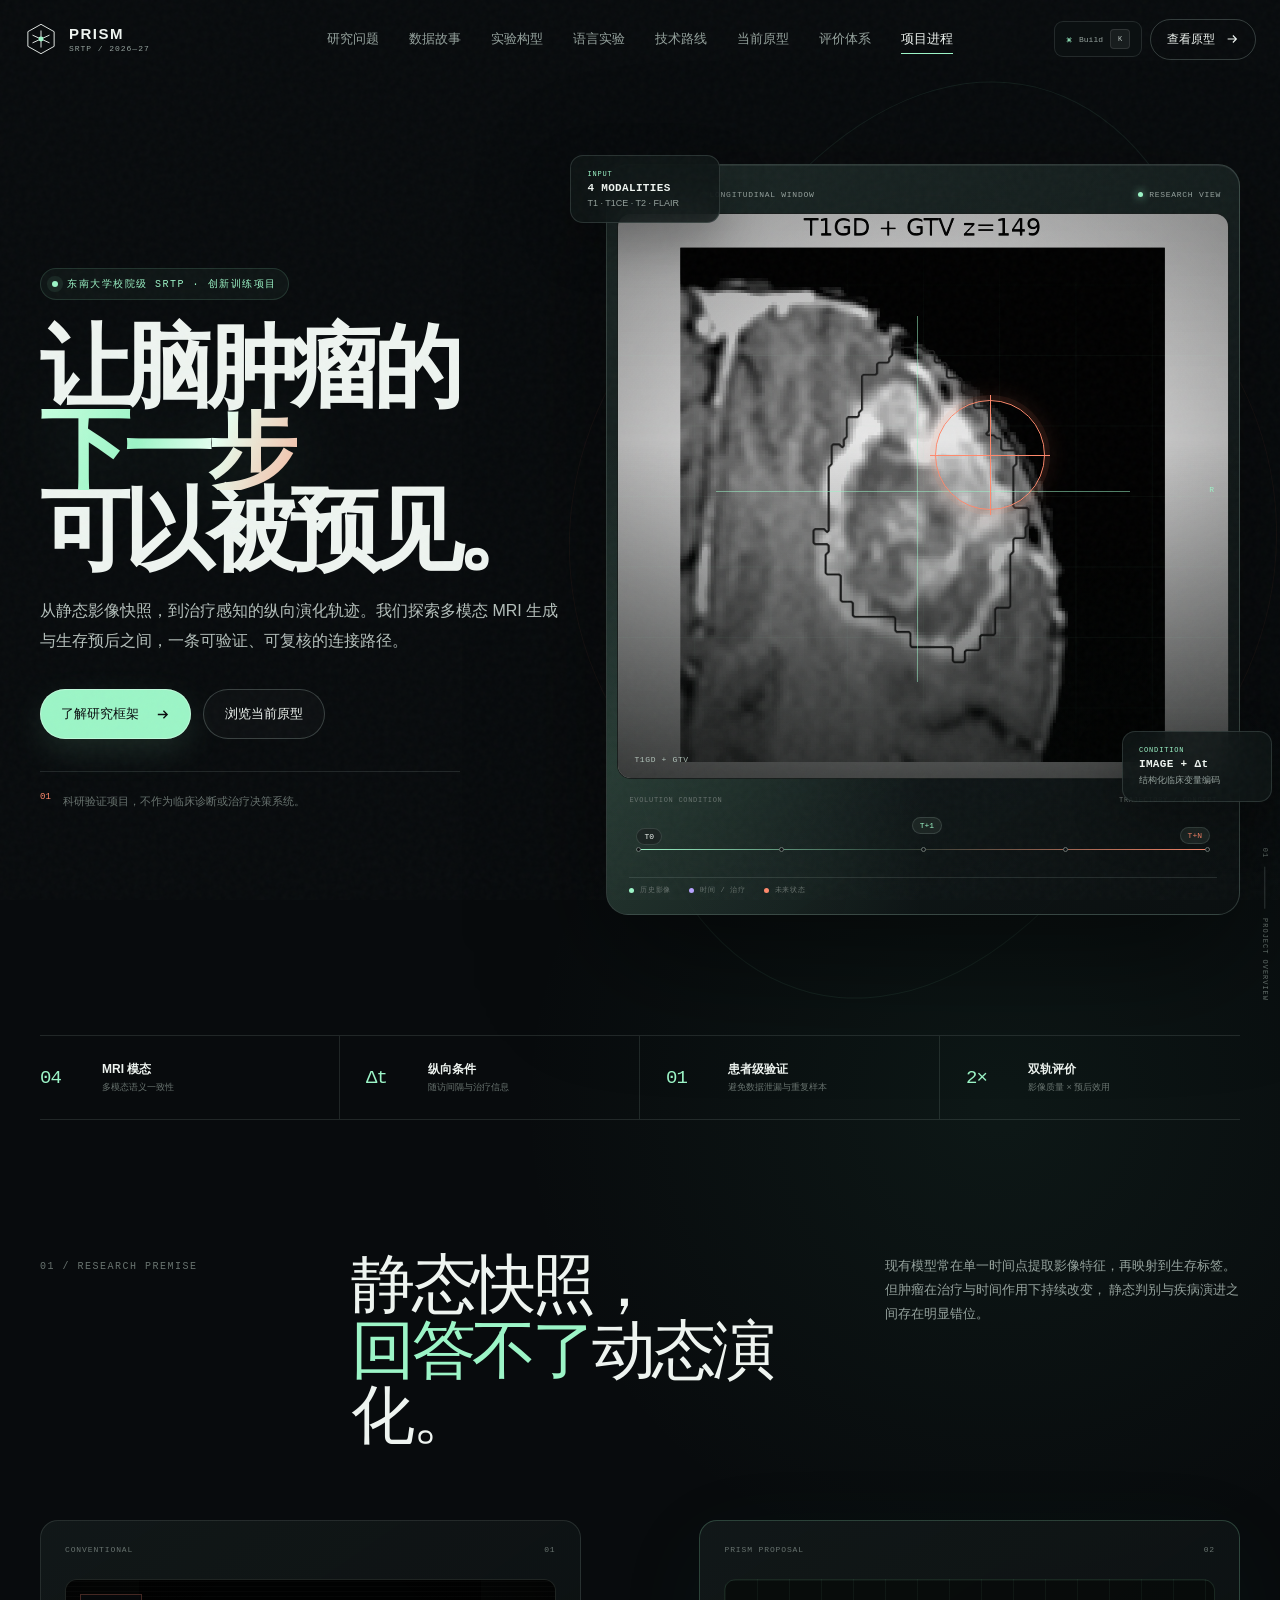
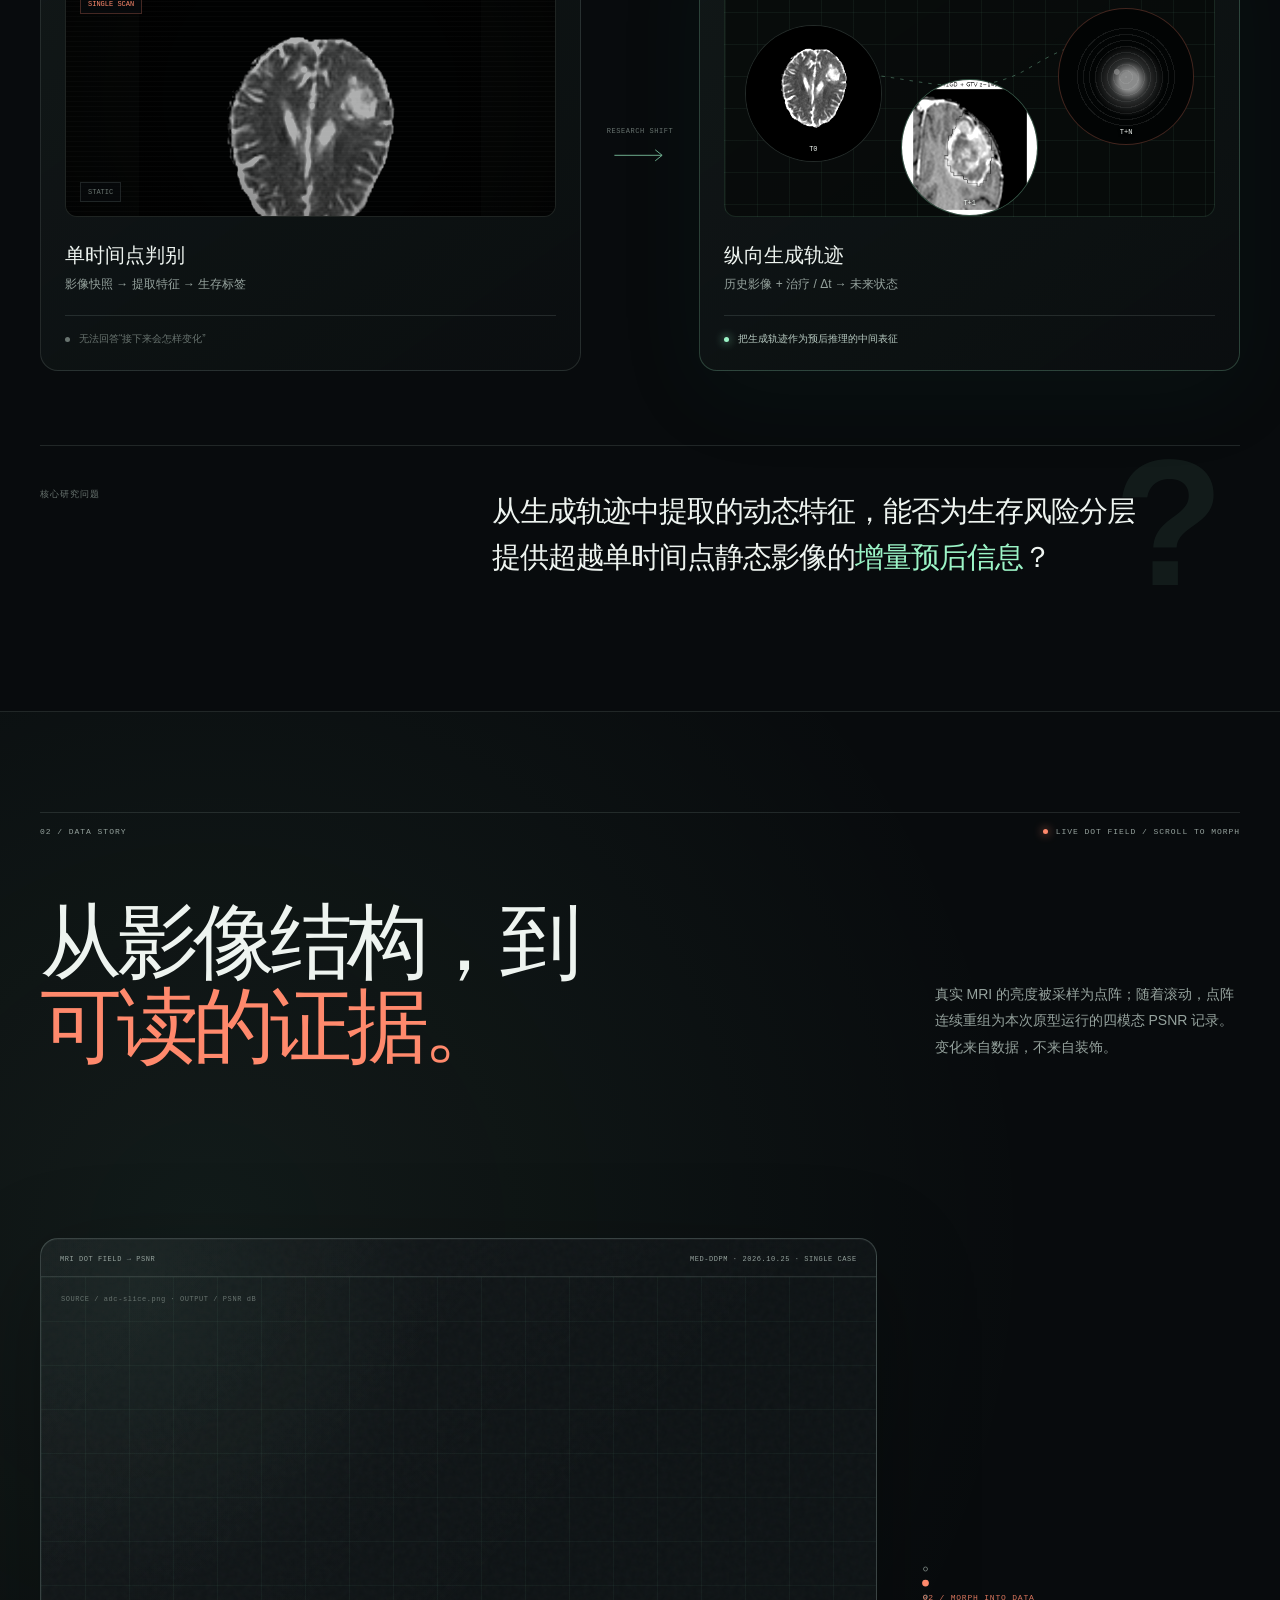
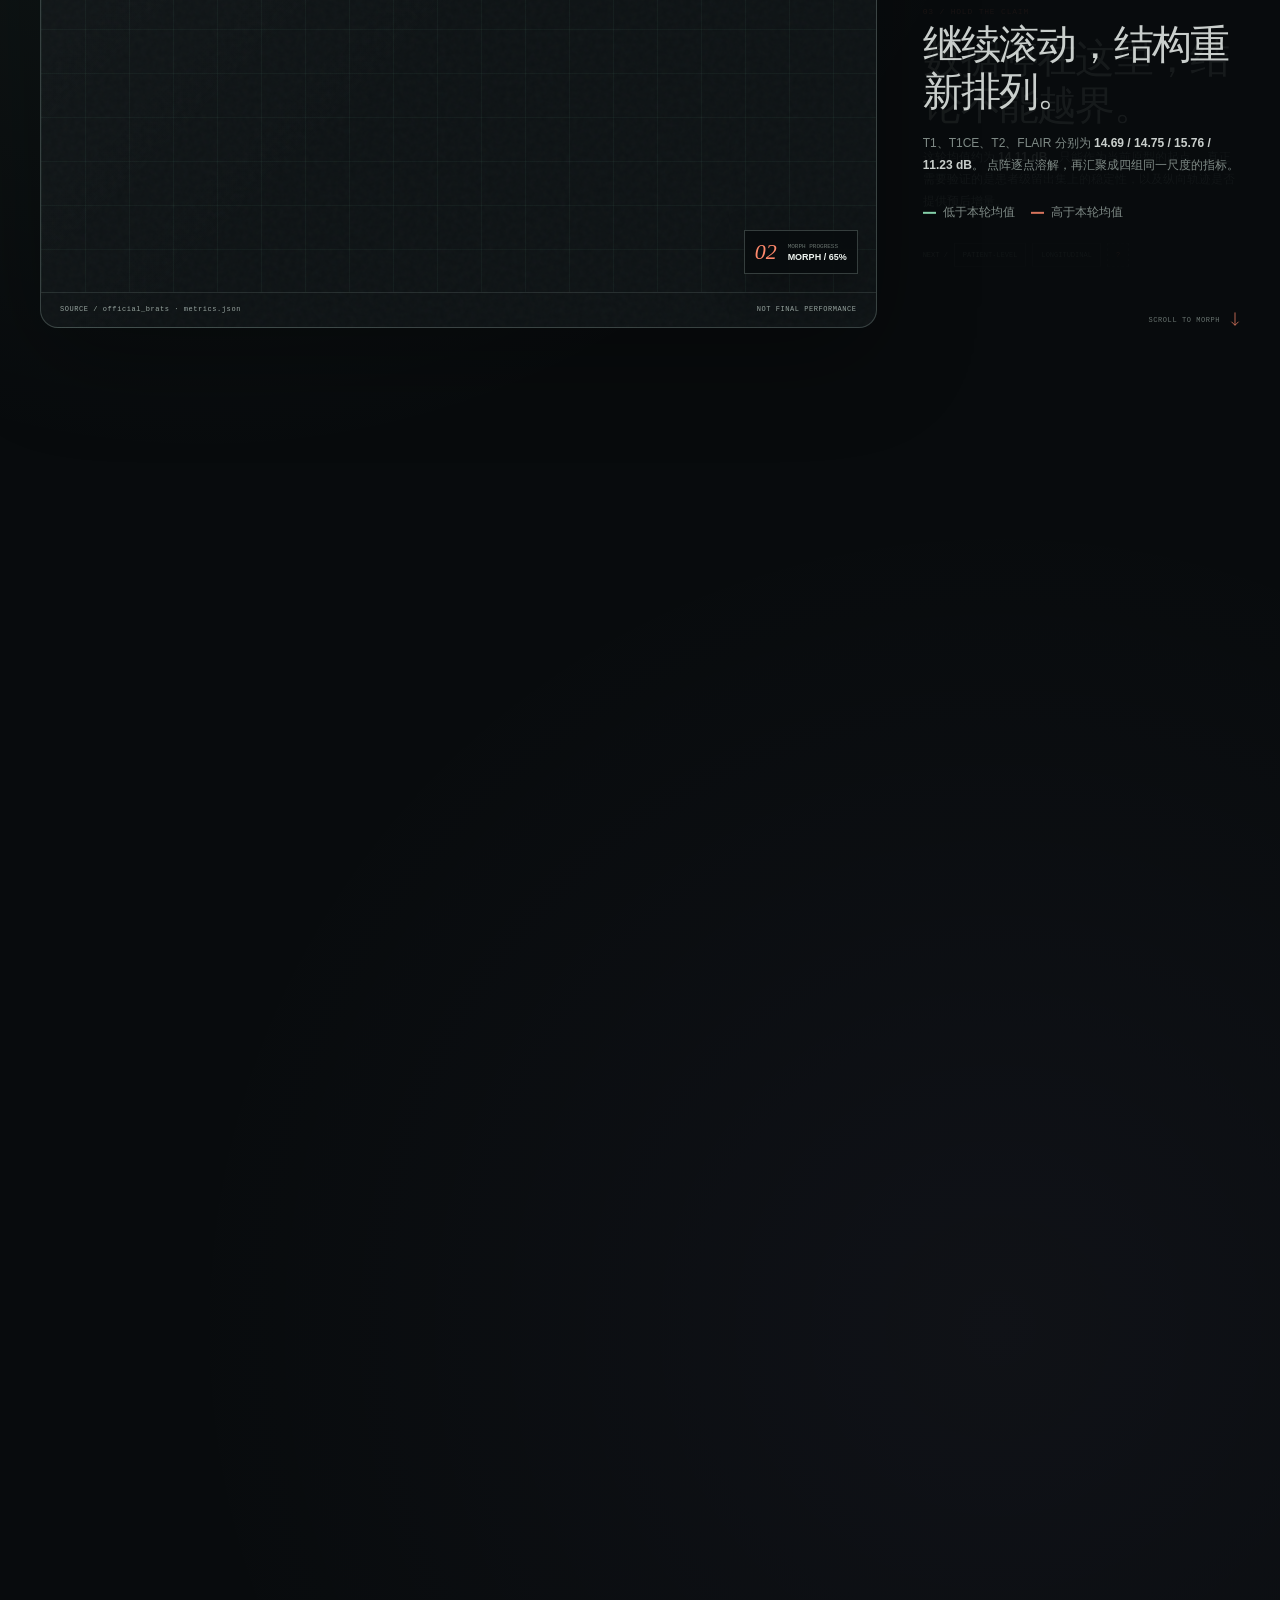
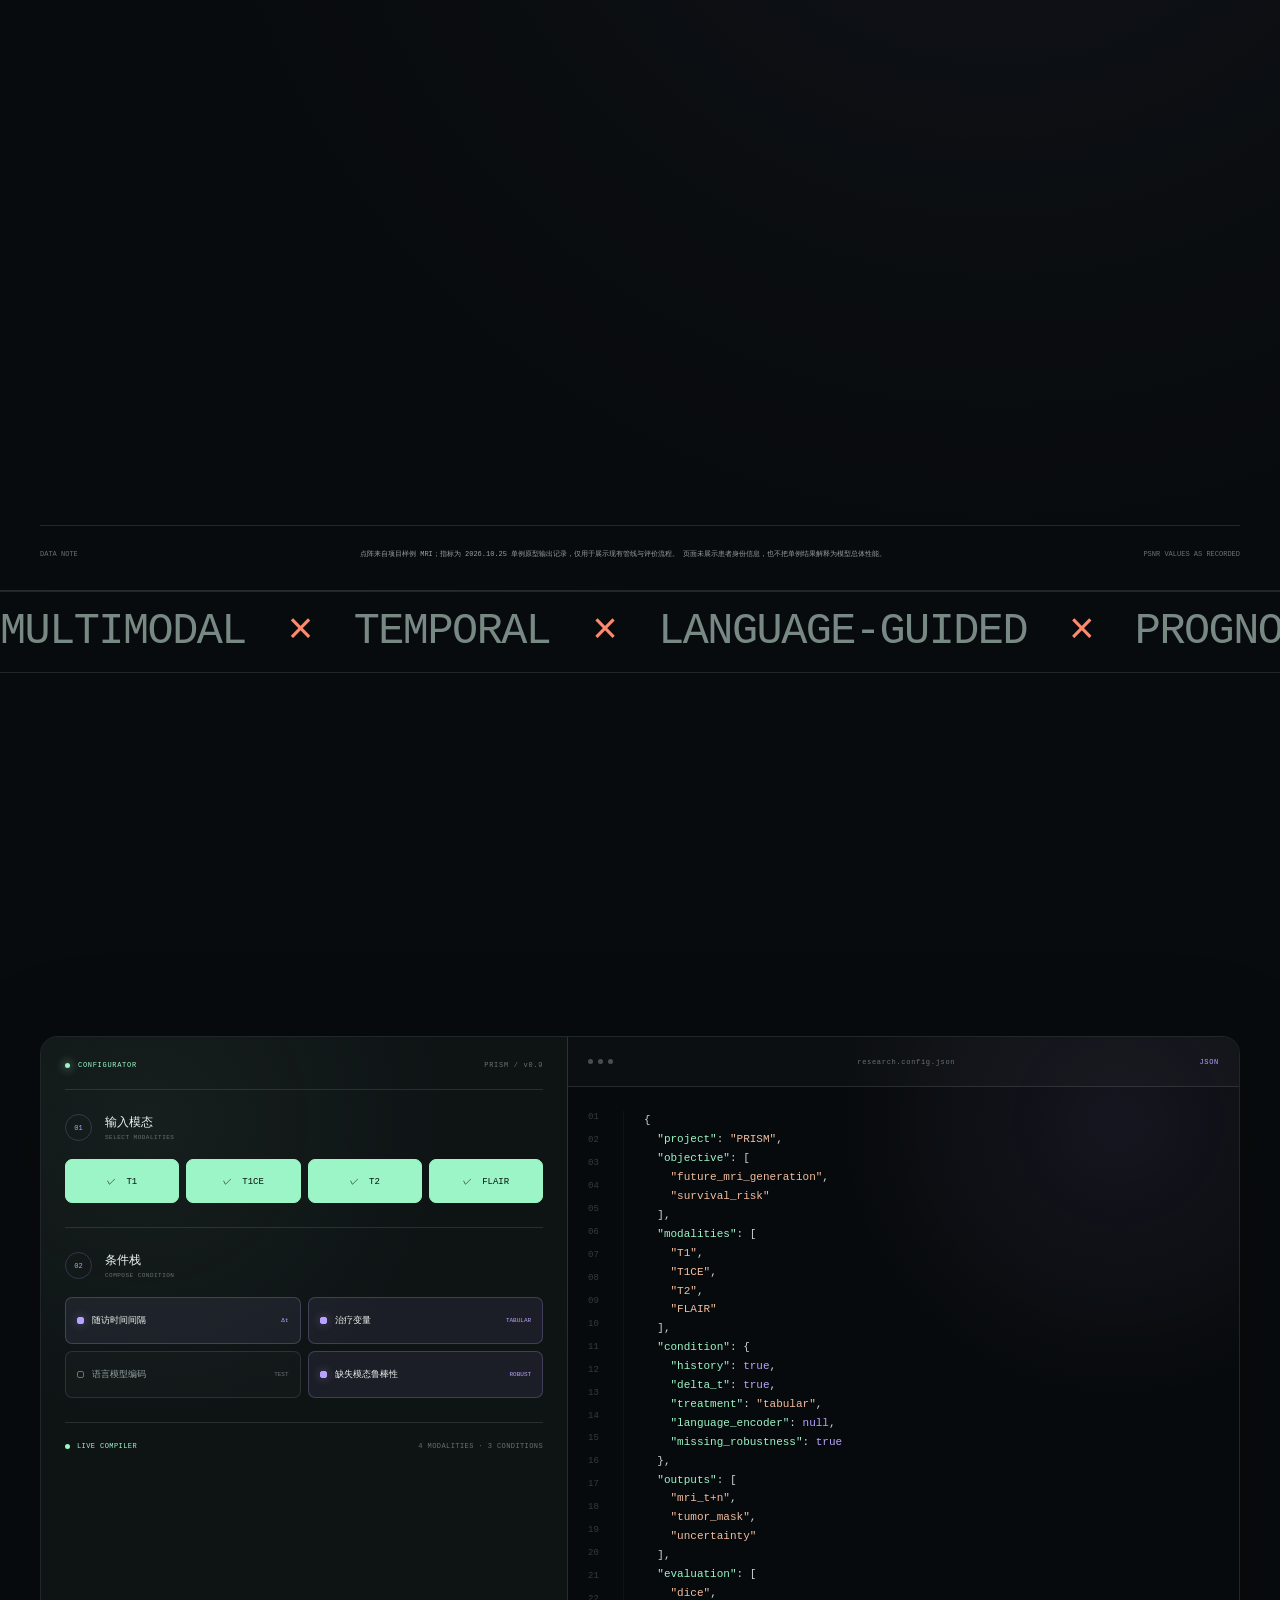
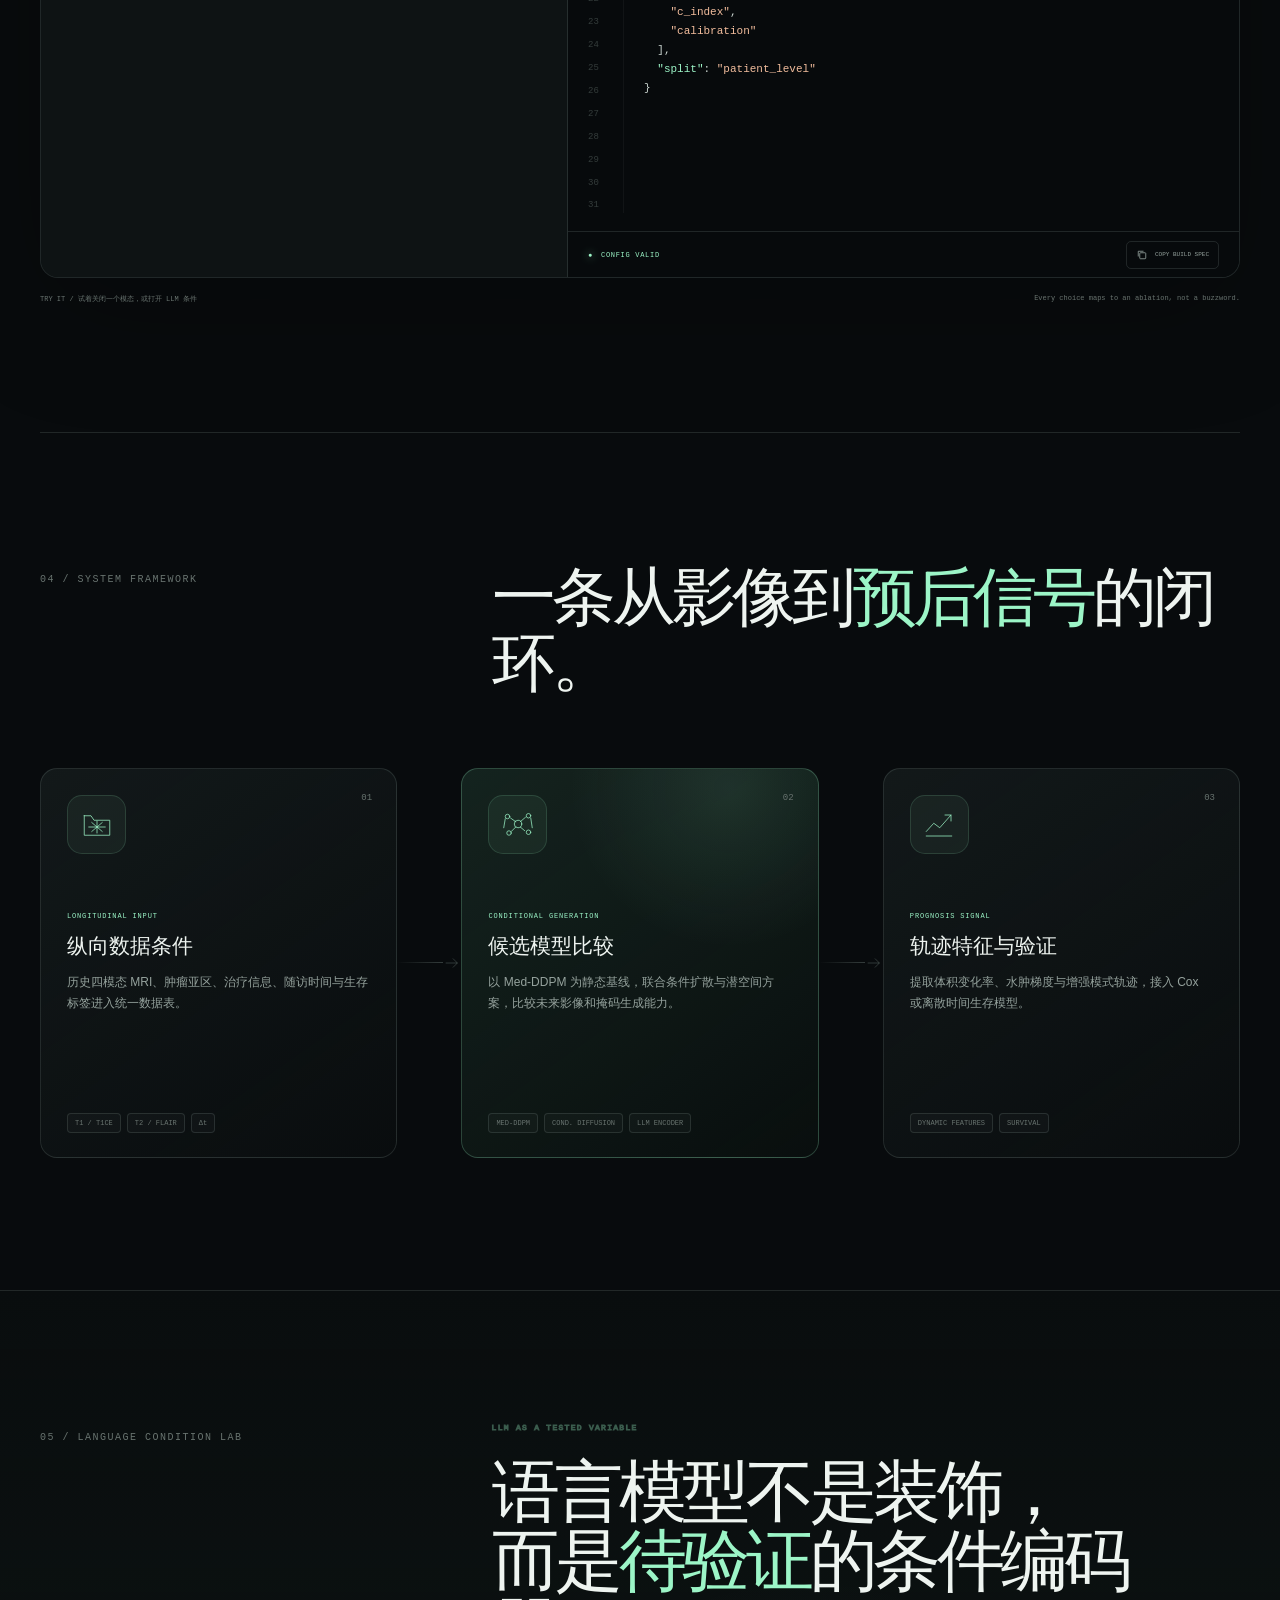
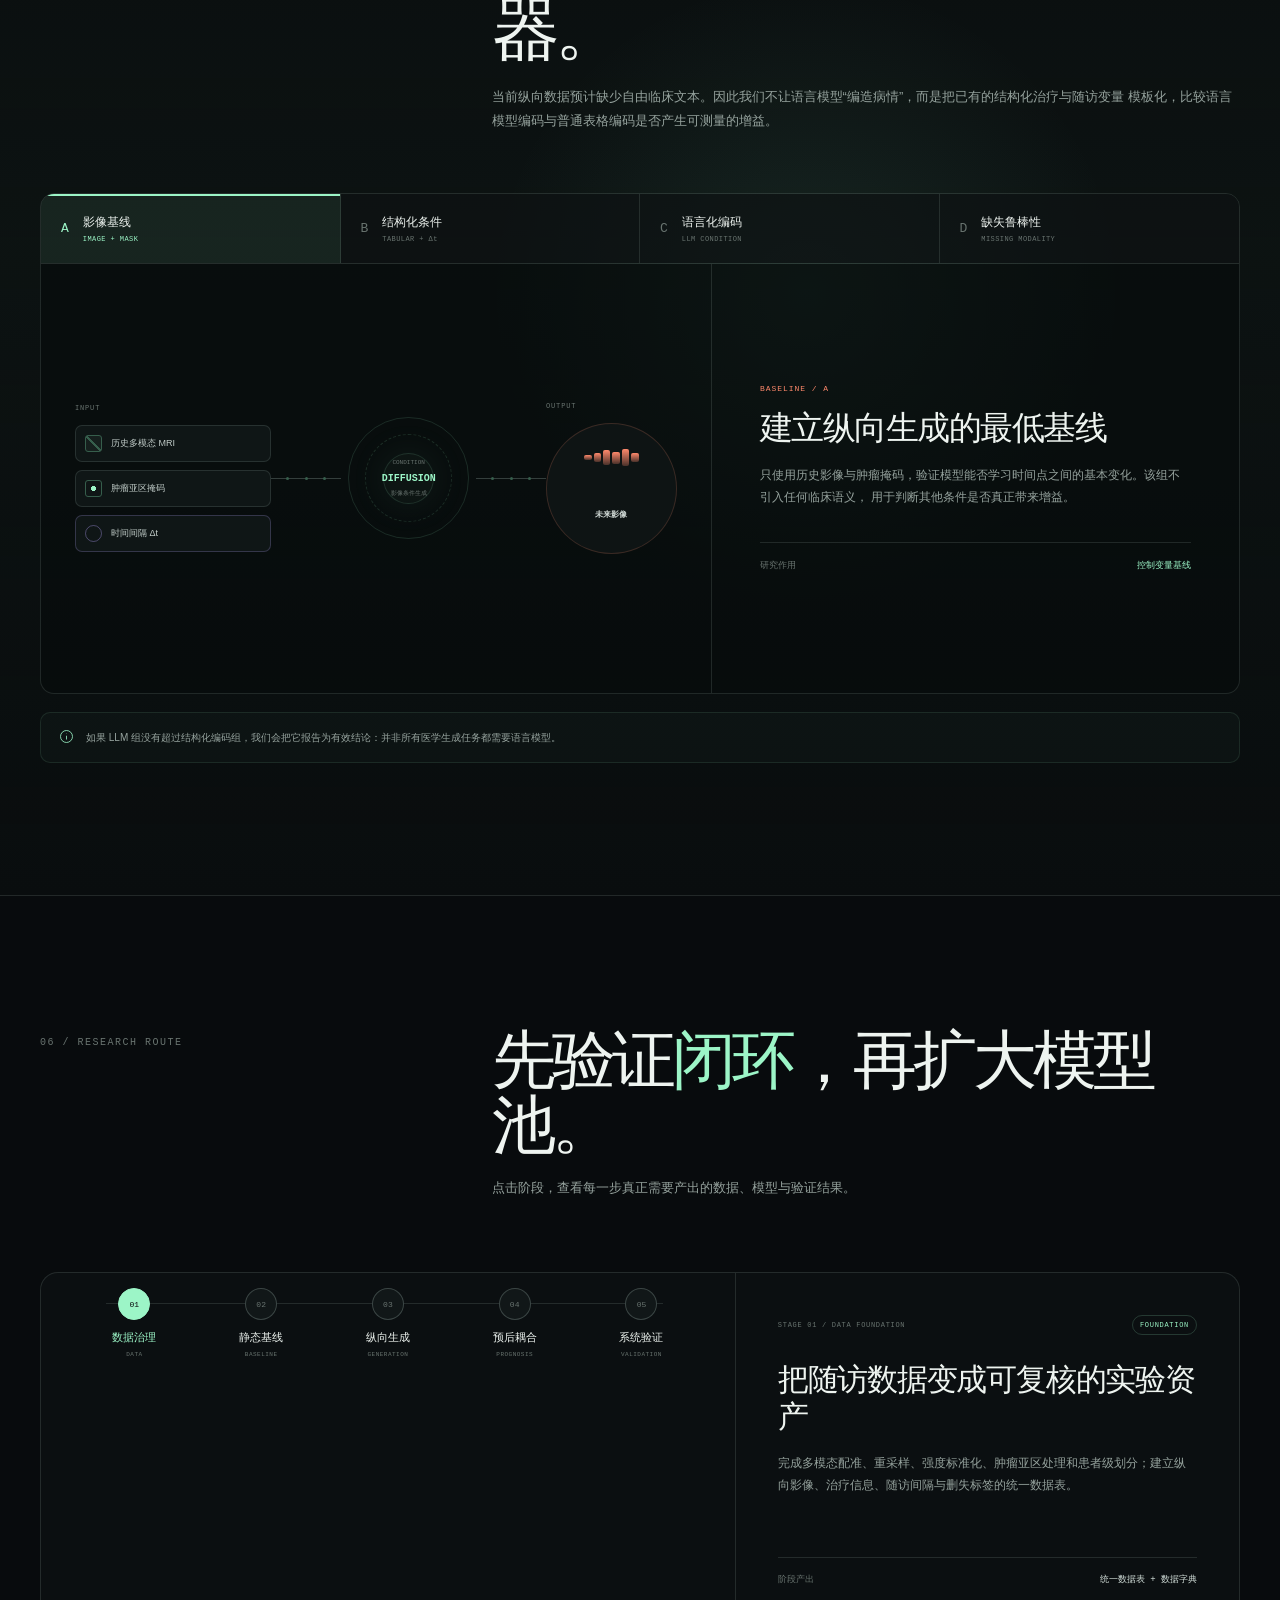
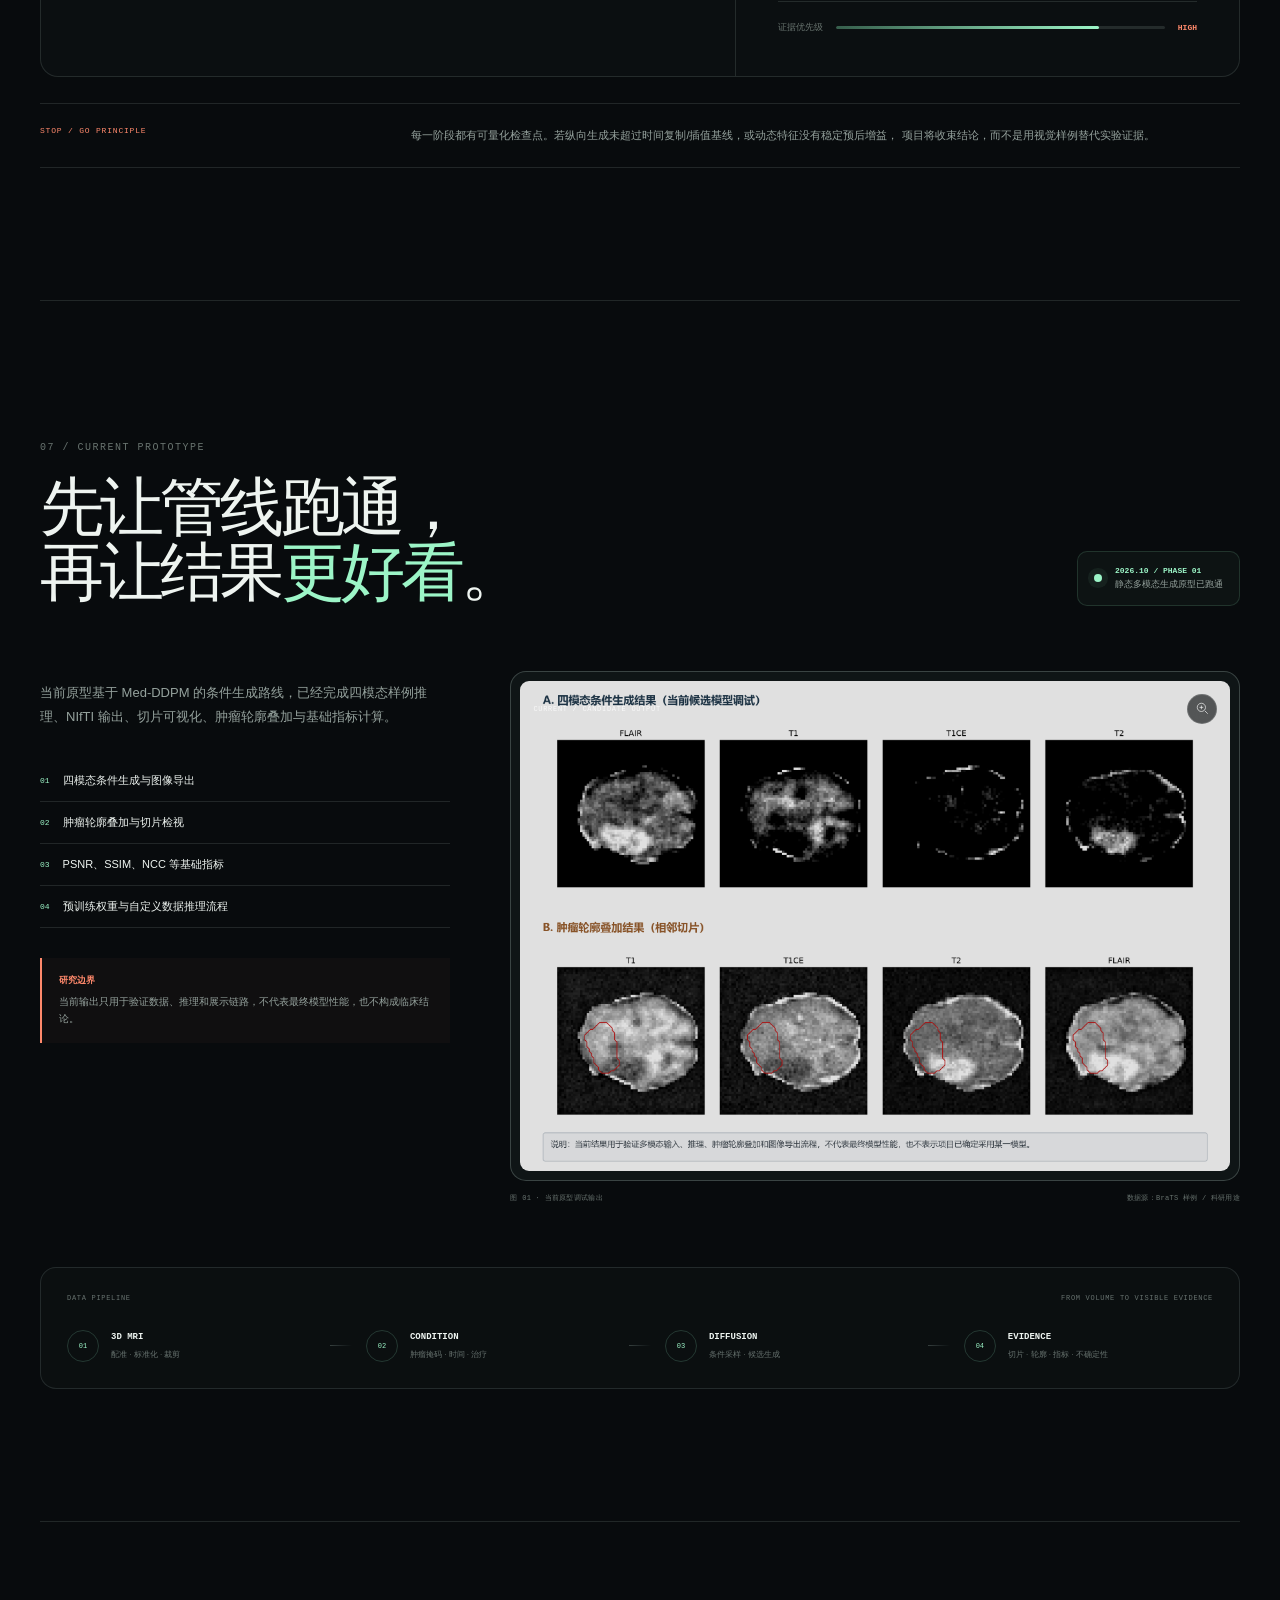
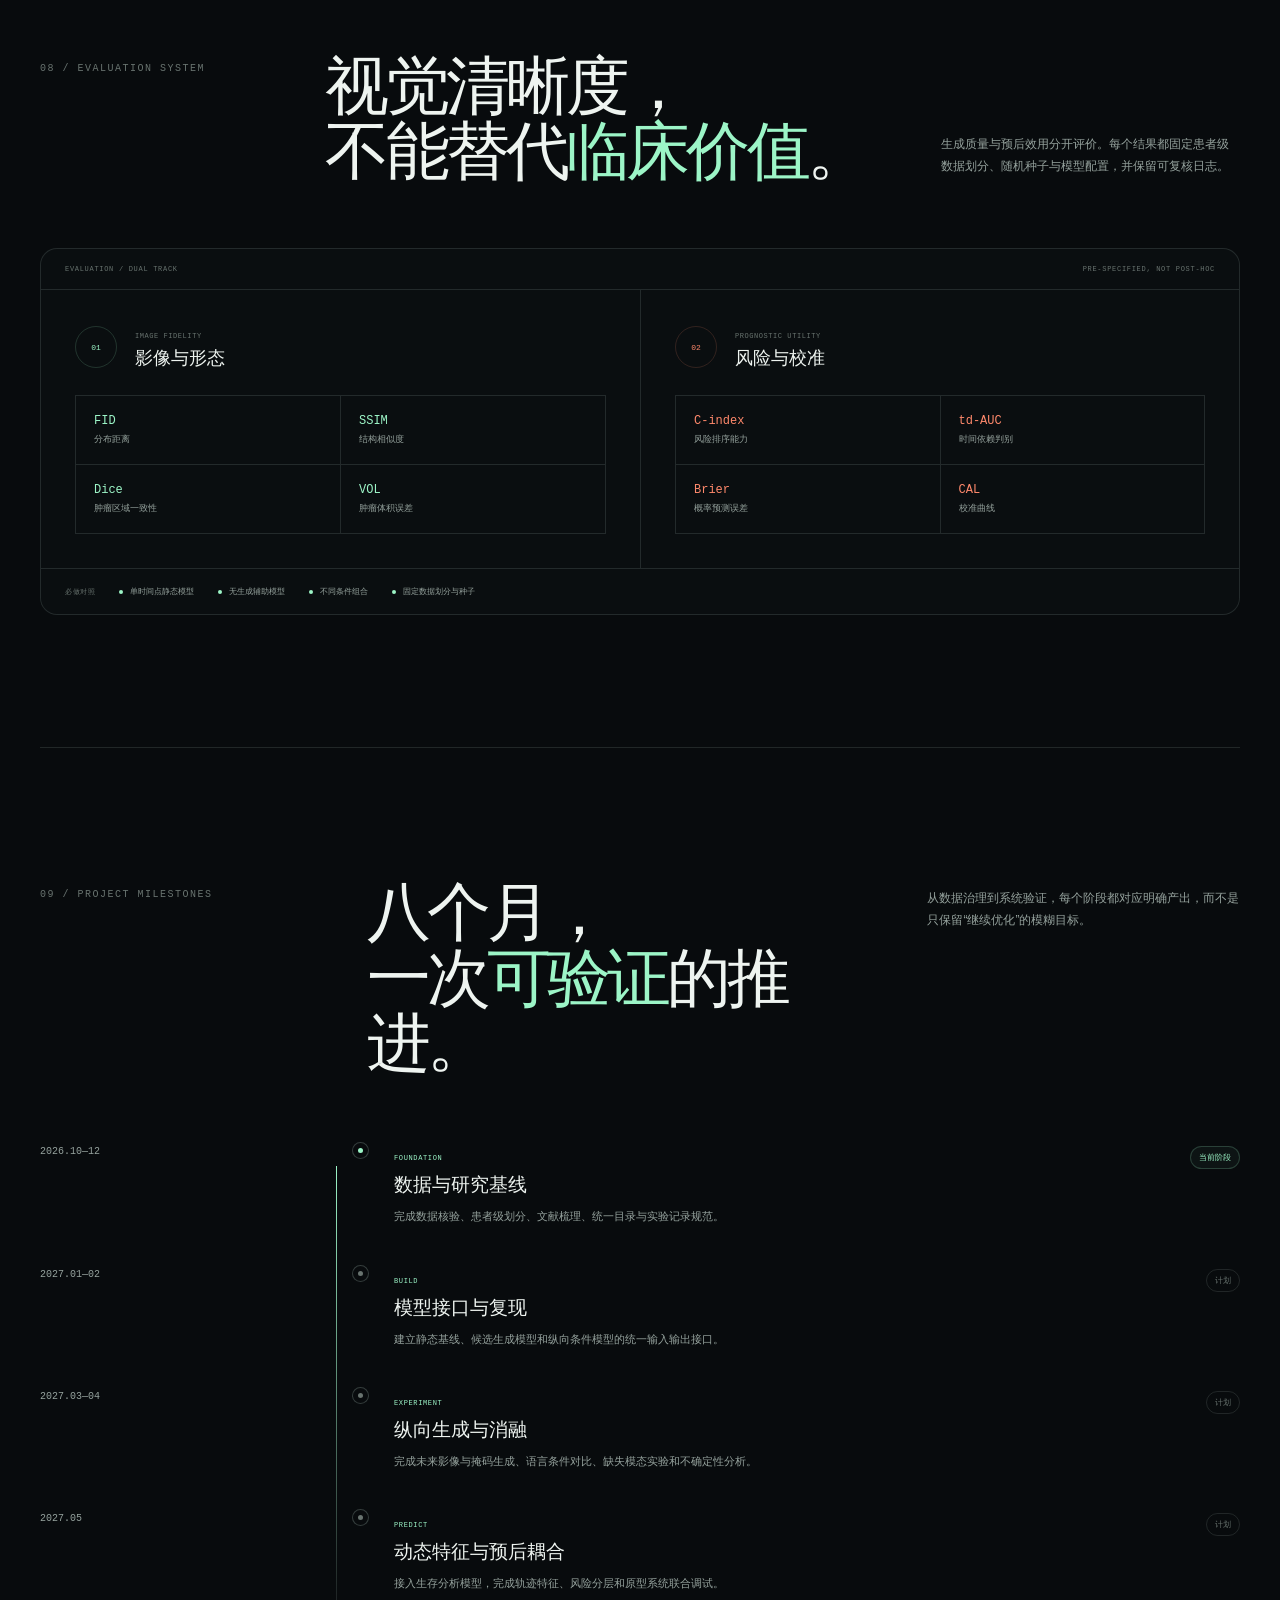
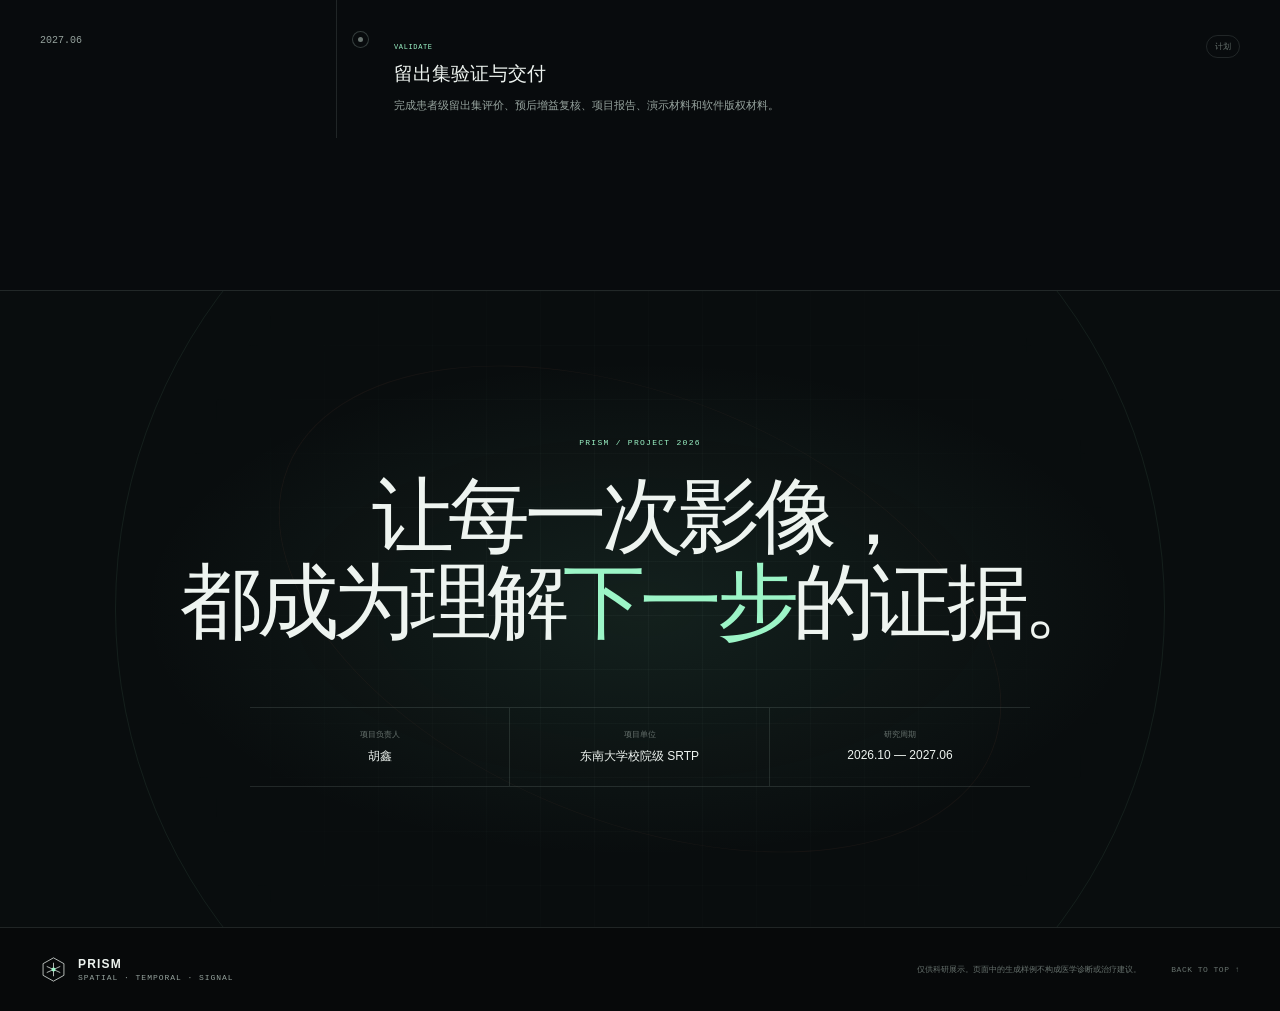
<file: index.html>
<!doctype html>
<html lang="zh-CN">
  <head>
    <meta charset="UTF-8" />
    <meta name="viewport" content="width=device-width, initial-scale=1.0" />
    <meta
      name="description"
      content="基于多模态的脑肿瘤纵向生成与预后预测。面向科研验证，探索从静态影像快照走向可解释的肿瘤演化轨迹。"
    />
    <meta name="theme-color" content="#080b0d" />
    <meta property="og:title" content="PRISM · 脑肿瘤纵向生成与预后预测" />
    <meta
      property="og:description"
      content="从静态影像观察到纵向演化推演。多模态 MRI、条件生成、语言条件编码与生存预后。"
    />
    <meta property="og:type" content="website" />
    <title>PRISM · 脑肿瘤纵向生成与预后预测</title>
    <link rel="icon" href="./favicon.svg" type="image/svg+xml" />
    <link rel="preload" as="image" href="./assets/gtv-overlay.png" />
    <link rel="stylesheet" href="./styles.css" />
    <script src="./script.js" defer></script>
  </head>
  <body>
    <a class="skip-link" href="#main">跳到主要内容</a>
    <div class="scroll-progress" aria-hidden="true">
      <span id="scroll-progress-bar"></span>
    </div>
    <div class="page-noise" aria-hidden="true"></div>

    <header class="site-header" id="site-header">
      <a class="brand" href="#top" aria-label="PRISM 项目首页">
        <svg class="brand-mark" viewBox="0 0 44 44" aria-hidden="true">
          <path d="M22 3 39 12.5v19L22 41 5 31.5v-19L22 3Z" />
          <path d="M22 11v22M11 17l22 10M33 17 11 27" />
          <circle cx="22" cy="22" r="3.2" />
        </svg>
        <span class="brand-type">
          <strong>PRISM</strong>
          <small>SRTP / 2026—27</small>
        </span>
      </a>

      <nav class="main-nav" id="main-nav" aria-label="主导航">
        <a href="#research">研究问题</a>
        <a href="#data-story">数据故事</a>
        <a href="#build-spec">实验构型</a>
        <a href="#language">语言实验</a>
        <a href="#route">技术路线</a>
        <a href="#prototype">当前原型</a>
        <a href="#evaluation">评价体系</a>
        <a href="#timeline">项目进程</a>
      </nav>

      <div class="header-actions">
        <button
          class="command-trigger"
          type="button"
          aria-label="打开研究命令面板"
          aria-controls="command-palette"
          aria-expanded="false"
        >
          <span class="command-symbol">⌘</span>
          <span>Build</span>
          <kbd>K</kbd>
        </button>
        <a class="header-cta" href="#prototype">
          查看原型
          <svg viewBox="0 0 16 16" aria-hidden="true">
            <path d="M3 8h10M9 4l4 4-4 4" />
          </svg>
        </a>
        <button
          class="menu-toggle"
          type="button"
          aria-label="打开导航菜单"
          aria-controls="main-nav"
          aria-expanded="false"
        >
          <span></span><span></span>
        </button>
      </div>
    </header>

    <main id="main">
      <section class="hero" id="top" aria-labelledby="hero-title">
        <canvas class="hero-canvas" id="signal-canvas" aria-hidden="true"></canvas>
        <div class="hero-grid" aria-hidden="true"></div>
        <div class="hero-copy reveal">
          <div class="eyebrow">
            <span class="live-dot"></span>
            东南大学校院级 SRTP · 创新训练项目
          </div>
          <h1 id="hero-title">
            <span>让脑肿瘤的</span>
            <span class="hero-title-accent">下一步</span>
            <span>可以被预见。</span>
          </h1>
          <p class="hero-lede">
            从静态影像快照，到治疗感知的纵向演化轨迹。我们探索多模态 MRI
            生成与生存预后之间，一条可验证、可复核的连接路径。
          </p>
          <div class="hero-actions">
            <a class="button button-primary" href="#research">
              了解研究框架
              <svg viewBox="0 0 16 16" aria-hidden="true">
                <path d="M3 8h10M9 4l4 4-4 4" />
              </svg>
            </a>
            <a class="button button-ghost" href="#prototype">
              浏览当前原型
            </a>
          </div>
          <div class="hero-note">
            <span>01</span>
            <p>科研验证项目，不作为临床诊断或治疗决策系统。</p>
          </div>
        </div>

        <div class="hero-visual reveal reveal-delay-1" aria-label="纵向影像研究概念示意">
          <div class="scan-card tilt-card" id="scan-card">
            <div class="scan-card-head">
              <div class="window-dots" aria-hidden="true">
                <span></span><span></span><span></span>
              </div>
              <span>STUDY / LONGITUDINAL WINDOW</span>
              <span class="scan-status"><i></i> RESEARCH VIEW</span>
            </div>
            <div class="scan-viewport">
              <img
                class="scan-image"
                src="./assets/gtv-overlay.png"
                alt="脑肿瘤 T1GD MRI 切片与 GTV 轮廓叠加"
              />
              <div class="scan-grid" aria-hidden="true"></div>
              <div class="crosshair crosshair-x" aria-hidden="true"></div>
              <div class="crosshair crosshair-y" aria-hidden="true"></div>
              <div class="scan-sweep" aria-hidden="true"></div>
              <span class="scan-label scan-label-left">T1GD + GTV</span>
              <span class="scan-label scan-label-right">SLICE Z=149</span>
              <div class="scan-focus" aria-hidden="true"></div>
              <div class="scan-axis" aria-hidden="true">R</div>
            </div>

            <div class="trajectory-panel">
              <div class="trajectory-heading">
                <span>EVOLUTION CONDITION</span>
                <span>TRAJECTORY / CONCEPT</span>
              </div>
              <div class="trajectory-line">
                <div class="trajectory-axis">
                  <i></i><i></i><i></i><i></i><i></i>
                </div>
                <span class="trajectory-node node-a">T0</span>
                <span class="trajectory-node node-b">T+1</span>
                <span class="trajectory-node node-c">T+N</span>
              </div>
              <div class="trajectory-legend">
                <span><i class="legend-input"></i>历史影像</span>
                <span><i class="legend-cond"></i>时间 / 治疗</span>
                <span><i class="legend-output"></i>未来状态</span>
              </div>
            </div>
          </div>

          <div class="floating-note floating-note-a">
            <span class="float-kicker">INPUT</span>
            <strong>4 MODALITIES</strong>
            <small>T1 · T1CE · T2 · FLAIR</small>
          </div>
          <div class="floating-note floating-note-b">
            <span class="float-kicker">CONDITION</span>
            <strong>IMAGE + Δt</strong>
            <small>结构化临床变量编码</small>
          </div>
          <div class="visual-orbit orbit-a" aria-hidden="true"></div>
          <div class="visual-orbit orbit-b" aria-hidden="true"></div>
        </div>

        <div class="hero-index" aria-hidden="true">
          <span>01</span>
          <div></div>
          <span>PROJECT OVERVIEW</span>
        </div>
      </section>

      <section class="signal-strip" aria-label="项目核心特征">
        <div class="signal-item reveal">
          <span class="signal-number">04</span>
          <div>
            <strong>MRI 模态</strong>
            <small>多模态语义一致性</small>
          </div>
        </div>
        <div class="signal-item reveal">
          <span class="signal-number">Δt</span>
          <div>
            <strong>纵向条件</strong>
            <small>随访间隔与治疗信息</small>
          </div>
        </div>
        <div class="signal-item reveal">
          <span class="signal-number">01</span>
          <div>
            <strong>患者级验证</strong>
            <small>避免数据泄漏与重复样本</small>
          </div>
        </div>
        <div class="signal-item reveal">
          <span class="signal-number">2×</span>
          <div>
            <strong>双轨评价</strong>
            <small>影像质量 × 预后效用</small>
          </div>
        </div>
      </section>

      <section class="section research" id="research">
        <div class="section-heading reveal">
          <div class="section-index">01 / RESEARCH PREMISE</div>
          <h2>静态快照，<br /><em>回答不了</em>动态演化。</h2>
          <p>
            现有模型常在单一时间点提取影像特征，再映射到生存标签。但肿瘤在治疗与时间作用下持续改变，
            静态判别与疾病演进之间存在明显错位。
          </p>
        </div>

        <div class="paradigm-shift reveal">
          <article class="paradigm-card paradigm-old">
            <div class="paradigm-top">
              <span>CONVENTIONAL</span>
              <span>01</span>
            </div>
            <div class="snapshot-visual" aria-hidden="true">
              <img src="./assets/adc-slice.png" alt="" />
              <span class="scan-tag">SINGLE SCAN</span>
              <span class="scan-tag scan-tag-muted">STATIC</span>
            </div>
            <h3>单时间点判别</h3>
            <p>影像快照 → 提取特征 → 生存标签</p>
            <div class="paradigm-state">
              <span class="state-dot"></span>
              <span>无法回答“接下来会怎样变化”</span>
            </div>
          </article>

          <div class="shift-bridge" aria-hidden="true">
            <span>RESEARCH SHIFT</span>
            <svg viewBox="0 0 78 24">
              <path d="M2 12h68M61 4l10 8-10 8" />
            </svg>
          </div>

          <article class="paradigm-card paradigm-new">
            <div class="paradigm-top">
              <span>PRISM PROPOSAL</span>
              <span>02</span>
            </div>
            <div class="trajectory-visual" aria-label="从历史时间点到未来时间点的纵向影像序列">
              <div class="mini-scan mini-scan-a">
                <img src="./assets/adc-slice.png" alt="" />
                <span>T0</span>
              </div>
              <div class="mini-scan mini-scan-b">
                <img src="./assets/gtv-overlay.png" alt="" />
                <span>T+1</span>
              </div>
              <div class="mini-scan mini-scan-c">
                <div class="synthetic-scan"></div>
                <span>T+N</span>
              </div>
              <svg class="trajectory-vector" viewBox="0 0 500 120" aria-hidden="true">
                <path d="M20 78 C120 12, 220 108, 320 47 S440 27, 480 38" />
                <circle cx="20" cy="78" r="3" />
                <circle cx="480" cy="38" r="3" />
              </svg>
            </div>
            <h3>纵向生成轨迹</h3>
            <p>历史影像 + 治疗 / Δt → 未来状态</p>
            <div class="paradigm-state active">
              <span class="state-dot"></span>
              <span>把生成轨迹作为预后推理的中间表征</span>
            </div>
          </article>
        </div>

        <div class="research-question reveal">
          <span>核心研究问题</span>
          <blockquote>
            从生成轨迹中提取的动态特征，能否为生存风险分层提供超越单时间点静态影像的<em>增量预后信息</em>？
          </blockquote>
          <div class="question-mark" aria-hidden="true">?</div>
        </div>
      </section>

      <section class="data-story" id="data-story" aria-labelledby="story-title">
        <div class="story-intro">
          <div class="story-intro-top">
            <span class="story-kicker">02 / DATA STORY</span>
            <span class="story-live-label"><i></i> LIVE DOT FIELD / SCROLL TO MORPH</span>
          </div>
          <div class="story-intro-grid">
            <h2 id="story-title">从影像结构，到<br /><em>可读的证据。</em></h2>
            <p>
              真实 MRI 的亮度被采样为点阵；随着滚动，点阵连续重组为本次原型运行的四模态
              PSNR 记录。变化来自数据，不来自装饰。
            </p>
          </div>
        </div>

        <div class="story-scrolly" id="story-scrolly">
          <div class="story-sticky">
            <div class="story-stage">
              <div class="story-plot-panel">
                <div class="story-plot-head">
                  <span>MRI DOT FIELD → PSNR</span>
                  <span>MED-DDPM · 2026.10.25 · SINGLE CASE</span>
                </div>
                <div class="story-canvas-wrap">
                  <canvas id="data-story-canvas" role="img" aria-label="真实 MRI 点阵重组为四模态 PSNR 指标">
                    T1 14.69 dB，T1CE 14.75 dB，T2 15.76 dB，FLAIR 11.23 dB。
                  </canvas>
                  <div class="story-axis-note">SOURCE / adc-slice.png · OUTPUT / PSNR dB</div>
                  <div class="story-drawn-label">
                    <span id="story-step-number">01</span>
                    <div>
                      <small>MORPH PROGRESS</small>
                      <strong id="story-drawn-value">IMAGE / DOT FIELD</strong>
                    </div>
                  </div>
                </div>
                <div class="story-plot-foot">
                  <span>SOURCE / official_brats · metrics.json</span>
                  <span>NOT FINAL PERFORMANCE</span>
                </div>
              </div>

              <div class="story-narrative">
                <div class="story-step-progress" aria-hidden="true">
                  <span class="is-active"></span><span></span><span></span>
                </div>

                <article class="story-step is-active" data-story-step="0" aria-hidden="false">
                  <span class="story-chapter">01 / SAMPLE THE IMAGE</span>
                  <h3>让影像先成为可计算的点。</h3>
                  <p>
                    每一枚点都来自真实 MRI 切片的亮度采样。点阵保留影像轮廓，
                    也让下一步的连续变形拥有清楚的视觉起点。
                  </p>
                  <div class="story-signal-note">
                    <span>INPUT / IMAGE</span>
                    <strong>70 × 70 LUMINANCE FIELD</strong>
                  </div>
                </article>

                <article class="story-step" data-story-step="1" aria-hidden="true">
                  <span class="story-chapter">02 / MORPH INTO DATA</span>
                  <h3>继续滚动，结构重新排列。</h3>
                  <p>
                    T1、T1CE、T2、FLAIR 分别为 <strong>14.69 / 14.75 / 15.76 / 11.23 dB</strong>。
                    点阵逐点溶解，再汇聚成四组同一尺度的指标。
                  </p>
                  <div class="story-mini-ledger">
                    <span><i class="lead-blue"></i>低于本轮均值</span>
                    <span><i class="lead-red"></i>高于本轮均值</span>
                  </div>
                </article>

                <article class="story-step" data-story-step="2" aria-hidden="true">
                  <span class="story-chapter">03 / HOLD THE CLAIM</span>
                  <h3>数据停在这里，结论不能越界。</h3>
                  <p>
                    这轮均值约为 <strong>14.11 dB</strong>，只能作为当前原型的起点。
                    真正需要验证的是患者级留出集上的稳定性，以及纵向轨迹是否提供预后增量。
                  </p>
                  <div class="story-next">
                    <span>NEXT /</span>
                    <div>PATIENT-LEVEL</div>
                    <div>LONGITUDINAL</div>
                    <div class="is-empty">?</div>
                  </div>
                </article>

                <div class="story-scroll-hint">
                  <span>SCROLL TO MORPH</span>
                  <svg viewBox="0 0 14 24" aria-hidden="true">
                    <path d="M7 2v18M2 15l5 5 5-5" />
                  </svg>
                </div>
              </div>
            </div>
          </div>
        </div>

        <div class="story-source">
          <span>DATA NOTE</span>
          <p>
            点阵来自项目样例 MRI；指标为 2026.10.25 单例原型输出记录，仅用于展示现有管线与评价流程。
            页面未展示患者身份信息，也不把单例结果解释为模型总体性能。
          </p>
          <span>PSNR VALUES AS RECORDED</span>
        </div>
      </section>

      <section class="section build-spec" id="build-spec">
        <div class="build-marquee" aria-hidden="true">
          <div>
            MULTIMODAL <i>×</i> TEMPORAL <i>×</i> LANGUAGE-GUIDED <i>×</i> PROGNOSIS
            <i>×</i> MULTIMODAL <i>×</i> TEMPORAL <i>×</i> LANGUAGE-GUIDED <i>×</i>
            PROGNOSIS <i>×</i>
          </div>
          <div>
            MULTIMODAL <i>×</i> TEMPORAL <i>×</i> LANGUAGE-GUIDED <i>×</i> PROGNOSIS
            <i>×</i> MULTIMODAL <i>×</i> TEMPORAL <i>×</i> LANGUAGE-GUIDED <i>×</i>
            PROGNOSIS <i>×</i>
          </div>
        </div>

        <div class="build-spec-heading reveal">
          <div>
            <div class="section-index">03 / BUILD SPEC LAB</div>
            <span class="code-kicker">// TURN THE RESEARCH QUESTION INTO A RUNNABLE CONFIG</span>
          </div>
          <h2>把研究问题，写成<br />模型能执行的<em>构型。</em></h2>
          <p>
            像搭建一个 AI 产品一样搭建实验：选择输入、条件与评价目标，实时编译成一份可讨论、
            可实现、可复现的实验规格。
          </p>
        </div>

        <div class="build-studio reveal">
          <div class="build-controls">
            <div class="build-panel-head">
              <span><i class="panel-status-dot"></i>CONFIGURATOR</span>
              <span>PRISM / v0.9</span>
            </div>

            <div class="control-block">
              <div class="control-heading">
                <span>01</span>
                <div>
                  <strong>输入模态</strong>
                  <small>SELECT MODALITIES</small>
                </div>
              </div>
              <div class="modality-options" aria-label="选择 MRI 模态">
                <button class="modality-toggle is-on" type="button" data-modality="T1" aria-pressed="true">
                  T1
                </button>
                <button class="modality-toggle is-on" type="button" data-modality="T1CE" aria-pressed="true">
                  T1CE
                </button>
                <button class="modality-toggle is-on" type="button" data-modality="T2" aria-pressed="true">
                  T2
                </button>
                <button class="modality-toggle is-on" type="button" data-modality="FLAIR" aria-pressed="true">
                  FLAIR
                </button>
              </div>
            </div>

            <div class="control-block">
              <div class="control-heading">
                <span>02</span>
                <div>
                  <strong>条件栈</strong>
                  <small>COMPOSE CONDITION</small>
                </div>
              </div>
              <div class="condition-options">
                <button
                  class="condition-toggle is-on"
                  type="button"
                  data-condition="temporal"
                  aria-pressed="true"
                >
                  <span><i></i>随访时间间隔</span>
                  <small>Δt</small>
                </button>
                <button
                  class="condition-toggle is-on"
                  type="button"
                  data-condition="treatment"
                  aria-pressed="true"
                >
                  <span><i></i>治疗变量</span>
                  <small>TABULAR</small>
                </button>
                <button
                  class="condition-toggle"
                  type="button"
                  data-condition="language"
                  aria-pressed="false"
                >
                  <span><i></i>语言模型编码</span>
                  <small>TEST</small>
                </button>
                <button
                  class="condition-toggle is-on"
                  type="button"
                  data-condition="missing"
                  aria-pressed="true"
                >
                  <span><i></i>缺失模态鲁棒性</span>
                  <small>ROBUST</small>
                </button>
              </div>
            </div>

            <div class="build-control-footer">
              <span><i></i> LIVE COMPILER</span>
              <span id="config-count">4 MODALITIES · 3 CONDITIONS</span>
            </div>
          </div>

          <div class="build-output">
            <div class="code-window-head">
              <div class="window-dots" aria-hidden="true"><span></span><span></span><span></span></div>
              <span>research.config.json</span>
              <span class="code-language">JSON</span>
            </div>
            <div class="code-body">
              <div class="line-numbers" aria-hidden="true">
                <span>01</span><span>02</span><span>03</span><span>04</span><span>05</span>
                <span>06</span><span>07</span><span>08</span><span>09</span><span>10</span>
                <span>11</span><span>12</span><span>13</span><span>14</span><span>15</span>
                <span>16</span><span>17</span><span>18</span>
              </div>
              <pre id="config-code" aria-live="polite"></pre>
            </div>
            <div class="code-runbar">
              <div>
                <span class="run-indicator">●</span>
                <span id="config-status">CONFIG VALID</span>
              </div>
              <button class="copy-spec" type="button" id="copy-spec">
                <svg viewBox="0 0 16 16" aria-hidden="true">
                  <rect x="5" y="5" width="8" height="8" rx="1" />
                  <path d="M3 10V3h7" />
                </svg>
                <span>COPY BUILD SPEC</span>
              </button>
            </div>
          </div>
        </div>

        <div class="build-footnote reveal">
          <span>TRY IT / 试着关闭一个模态，或打开 LLM 条件</span>
          <span>Every choice maps to an ablation, not a buzzword.</span>
        </div>
      </section>

      <section class="section framework" aria-labelledby="framework-title">
        <div class="section-heading compact reveal">
          <div class="section-index">04 / SYSTEM FRAMEWORK</div>
          <h2 id="framework-title">一条从影像到<em>预后信号</em>的闭环。</h2>
        </div>

        <div class="framework-grid">
          <article class="framework-card reveal">
            <div class="card-number">01</div>
            <div class="framework-icon" aria-hidden="true">
              <svg viewBox="0 0 48 48">
                <path d="M7 13h9l4 6h21v20H7V13Z" />
                <path d="M13 28h22M24 20v16M17 22l14 12M31 22 17 34" />
              </svg>
            </div>
            <span class="card-kicker">LONGITUDINAL INPUT</span>
            <h3>纵向数据条件</h3>
            <p>历史四模态 MRI、肿瘤亚区、治疗信息、随访时间与生存标签进入统一数据表。</p>
            <div class="card-tags">
              <span>T1 / T1CE</span><span>T2 / FLAIR</span><span>Δt</span>
            </div>
          </article>

          <div class="framework-arrow" aria-hidden="true">
            <span></span>
            <svg viewBox="0 0 20 20"><path d="M3 10h13M11 5l5 5-5 5" /></svg>
          </div>

          <article class="framework-card featured reveal reveal-delay-1">
            <div class="card-number">02</div>
            <div class="framework-icon" aria-hidden="true">
              <svg viewBox="0 0 48 48">
                <circle cx="24" cy="24" r="5" />
                <circle cx="10" cy="14" r="3" />
                <circle cx="38" cy="13" r="3" />
                <circle cx="12" cy="36" r="3" />
                <circle cx="38" cy="35" r="3" />
                <path d="m14 16 7 5M34 15l-7 6M15 34l6-6M33 33l-6-5M7 17l-2 12M41 16l2 13" />
              </svg>
            </div>
            <span class="card-kicker">CONDITIONAL GENERATION</span>
            <h3>候选模型比较</h3>
            <p>以 Med-DDPM 为静态基线，联合条件扩散与潜空间方案，比较未来影像和掩码生成能力。</p>
            <div class="card-tags">
              <span>MED-DDPM</span><span>COND. DIFFUSION</span><span>LLM ENCODER</span>
            </div>
          </article>

          <div class="framework-arrow" aria-hidden="true">
            <span></span>
            <svg viewBox="0 0 20 20"><path d="M3 10h13M11 5l5 5-5 5" /></svg>
          </div>

          <article class="framework-card reveal reveal-delay-2">
            <div class="card-number">03</div>
            <div class="framework-icon" aria-hidden="true">
              <svg viewBox="0 0 48 48">
                <path d="M7 34 17 23l8 6L40 12" />
                <path d="M32 12h8v8" />
                <path d="M7 40h34" />
              </svg>
            </div>
            <span class="card-kicker">PROGNOSIS SIGNAL</span>
            <h3>轨迹特征与验证</h3>
            <p>提取体积变化率、水肿梯度与增强模式轨迹，接入 Cox 或离散时间生存模型。</p>
            <div class="card-tags">
              <span>DYNAMIC FEATURES</span><span>SURVIVAL</span>
            </div>
          </article>
        </div>
      </section>

      <section class="section language-lab" id="language">
        <div class="language-glow" aria-hidden="true"></div>
        <div class="language-intro reveal">
          <div class="section-index">05 / LANGUAGE CONDITION LAB</div>
          <span class="outline-label">LLM AS A TESTED VARIABLE</span>
          <h2>语言模型不是装饰，<br />而是<em>待验证</em>的条件编码器。</h2>
          <p>
            当前纵向数据预计缺少自由临床文本。因此我们不让语言模型“编造病情”，而是把已有的结构化治疗与随访变量
            模板化，比较语言模型编码与普通表格编码是否产生可测量的增益。
          </p>
        </div>

        <div class="experiment-lab reveal">
          <div class="experiment-tabs" role="tablist" aria-label="条件编码消融实验">
            <button
              class="experiment-tab is-active"
              type="button"
              role="tab"
              aria-selected="true"
              aria-controls="experiment-detail"
              data-experiment="a"
            >
              <span>A</span>
              <strong>影像基线</strong>
              <small>IMAGE + MASK</small>
            </button>
            <button
              class="experiment-tab"
              type="button"
              role="tab"
              aria-selected="false"
              aria-controls="experiment-detail"
              data-experiment="b"
            >
              <span>B</span>
              <strong>结构化条件</strong>
              <small>TABULAR + Δt</small>
            </button>
            <button
              class="experiment-tab"
              type="button"
              role="tab"
              aria-selected="false"
              aria-controls="experiment-detail"
              data-experiment="c"
            >
              <span>C</span>
              <strong>语言化编码</strong>
              <small>LLM CONDITION</small>
            </button>
            <button
              class="experiment-tab"
              type="button"
              role="tab"
              aria-selected="false"
              aria-controls="experiment-detail"
              data-experiment="d"
            >
              <span>D</span>
              <strong>缺失鲁棒性</strong>
              <small>MISSING MODALITY</small>
            </button>
          </div>

          <div class="experiment-stage" id="experiment-detail" role="tabpanel" aria-live="polite">
            <div class="experiment-flow">
              <div class="flow-input">
                <span class="flow-label">INPUT</span>
                <div class="input-stack">
                  <div class="input-token">
                    <i class="token-icon token-image"></i>
                    <span>历史多模态 MRI</span>
                  </div>
                  <div class="input-token">
                    <i class="token-icon token-mask"></i>
                    <span>肿瘤亚区掩码</span>
                  </div>
                  <div class="input-token conditional-token">
                    <i class="token-icon token-time"></i>
                    <span id="condition-input">时间间隔 Δt</span>
                  </div>
                </div>
              </div>
              <div class="flow-line" aria-hidden="true">
                <span></span><span></span><span></span>
              </div>
              <div class="model-core">
                <div class="core-rings" aria-hidden="true"><i></i><i></i><i></i></div>
                <small>CONDITION</small>
                <strong id="core-title">DIFFUSION</strong>
                <span id="core-caption">影像条件生成</span>
              </div>
              <div class="flow-line output-line" aria-hidden="true">
                <span></span><span></span><span></span>
              </div>
              <div class="flow-output">
                <span class="flow-label">OUTPUT</span>
                <div class="output-tile">
                  <div class="output-bars">
                    <i></i><i></i><i></i><i></i><i></i><i></i>
                  </div>
                  <strong id="output-title">未来影像</strong>
                </div>
              </div>
            </div>

            <div class="experiment-copy">
              <span class="experiment-status" id="experiment-status">BASELINE / A</span>
              <h3 id="experiment-title">建立纵向生成的最低基线</h3>
              <p id="experiment-description">
                只使用历史影像与肿瘤掩码，验证模型能否学习时间点之间的基本变化。该组不引入任何临床语义，
                用于判断其他条件是否真正带来增益。
              </p>
              <div class="experiment-metrics">
                <span>研究作用</span>
                <strong id="experiment-purpose">控制变量基线</strong>
              </div>
            </div>
          </div>

          <div class="lab-note">
            <svg viewBox="0 0 20 20" aria-hidden="true">
              <circle cx="10" cy="10" r="8" />
              <path d="M10 9v5M10 6.3v.4" />
            </svg>
            <p>
              如果 LLM 组没有超过结构化编码组，我们会把它报告为有效结论：并非所有医学生成任务都需要语言模型。
            </p>
          </div>
        </div>
      </section>

      <section class="section route" id="route">
        <div class="section-heading compact reveal">
          <div class="section-index">06 / RESEARCH ROUTE</div>
          <h2>先验证<em>闭环</em>，再扩大模型池。</h2>
          <p>点击阶段，查看每一步真正需要产出的数据、模型与验证结果。</p>
        </div>

        <div class="route-shell reveal">
          <div class="route-main">
            <div class="route-progress" aria-hidden="true">
              <span id="route-progress-fill"></span>
            </div>
            <div class="route-step-list" role="tablist" aria-label="技术路线阶段">
              <button class="route-step is-active" type="button" role="tab" aria-selected="true" data-step="0">
                <span>01</span>
                <strong>数据治理</strong>
                <small>DATA</small>
              </button>
              <button class="route-step" type="button" role="tab" aria-selected="false" data-step="1">
                <span>02</span>
                <strong>静态基线</strong>
                <small>BASELINE</small>
              </button>
              <button class="route-step" type="button" role="tab" aria-selected="false" data-step="2">
                <span>03</span>
                <strong>纵向生成</strong>
                <small>GENERATION</small>
              </button>
              <button class="route-step" type="button" role="tab" aria-selected="false" data-step="3">
                <span>04</span>
                <strong>预后耦合</strong>
                <small>PROGNOSIS</small>
              </button>
              <button class="route-step" type="button" role="tab" aria-selected="false" data-step="4">
                <span>05</span>
                <strong>系统验证</strong>
                <small>VALIDATION</small>
              </button>
            </div>
          </div>

          <div class="route-detail" role="tabpanel" aria-live="polite">
            <div class="route-detail-head">
              <span id="route-kicker">STAGE 01 / DATA FOUNDATION</span>
              <span class="route-badge" id="route-badge">FOUNDATION</span>
            </div>
            <h3 id="route-title">把随访数据变成可复核的实验资产</h3>
            <p id="route-description">
              完成多模态配准、重采样、强度标准化、肿瘤亚区处理和患者级划分；建立纵向影像、治疗信息、随访间隔与删失标签的统一数据表。
            </p>
            <div class="route-output">
              <span>阶段产出</span>
              <strong id="route-output">统一数据表 + 数据字典</strong>
            </div>
            <div class="route-meter">
              <span>证据优先级</span>
              <div><i id="route-meter-fill"></i></div>
              <strong id="route-meter-label">HIGH</strong>
            </div>
          </div>
        </div>

        <div class="route-principle reveal">
          <span>STOP / GO PRINCIPLE</span>
          <p>
            每一阶段都有可量化检查点。若纵向生成未超过时间复制/插值基线，或动态特征没有稳定预后增益，
            项目将收束结论，而不是用视觉样例替代实验证据。
          </p>
        </div>
      </section>

      <section class="section prototype" id="prototype">
        <div class="prototype-heading reveal">
          <div>
            <div class="section-index">07 / CURRENT PROTOTYPE</div>
            <h2>先让管线跑通，<br />再让结果<em>更好看</em>。</h2>
          </div>
          <div class="status-card">
            <span class="status-pulse"></span>
            <div>
              <strong>2026.10 / PHASE 01</strong>
              <small>静态多模态生成原型已跑通</small>
            </div>
          </div>
        </div>

        <div class="prototype-grid">
          <div class="prototype-copy reveal">
            <p>
              当前原型基于 Med-DDPM 的条件生成路线，已经完成四模态样例推理、NIfTI
              输出、切片可视化、肿瘤轮廓叠加与基础指标计算。
            </p>
            <ul class="check-list">
              <li><span>01</span>四模态条件生成与图像导出</li>
              <li><span>02</span>肿瘤轮廓叠加与切片检视</li>
              <li><span>03</span>PSNR、SSIM、NCC 等基础指标</li>
              <li><span>04</span>预训练权重与自定义数据推理流程</li>
            </ul>
            <div class="prototype-caveat">
              <strong>研究边界</strong>
              <p>当前输出只用于验证数据、推理和展示链路，不代表最终模型性能，也不构成临床结论。</p>
            </div>
          </div>

          <figure class="prototype-figure reveal reveal-delay-1">
            <button
              class="prototype-media"
              type="button"
              data-modal-open
              aria-label="放大查看当前原型调试图"
            >
              <img
                src="./assets/current-prototype.png"
                alt="当前原型四模态条件生成结果与肿瘤轮廓叠加调试图"
              />
              <span class="prototype-overlay">
                <span>CURRENT / CANDIDATE OUTPUT</span>
                <span class="zoom-icon">
                  <svg viewBox="0 0 20 20" aria-hidden="true">
                    <circle cx="8.5" cy="8.5" r="5.5" />
                    <path d="m13 13 4 4M8.5 6v5M6 8.5h5" />
                  </svg>
                </span>
              </span>
            </button>
            <figcaption>
              <span>图 01 · 当前原型调试输出</span>
              <span>数据源：BraTS 样例 / 科研用途</span>
            </figcaption>
          </figure>
        </div>

        <div class="prototype-sequence reveal">
          <div class="sequence-heading">
            <span>DATA PIPELINE</span>
            <span>FROM VOLUME TO VISIBLE EVIDENCE</span>
          </div>
          <div class="sequence-flow">
            <div class="sequence-step">
              <span>01</span>
              <strong>3D MRI</strong>
              <small>配准 · 标准化 · 裁剪</small>
            </div>
            <i></i>
            <div class="sequence-step">
              <span>02</span>
              <strong>CONDITION</strong>
              <small>肿瘤掩码 · 时间 · 治疗</small>
            </div>
            <i></i>
            <div class="sequence-step">
              <span>03</span>
              <strong>DIFFUSION</strong>
              <small>条件采样 · 候选生成</small>
            </div>
            <i></i>
            <div class="sequence-step">
              <span>04</span>
              <strong>EVIDENCE</strong>
              <small>切片 · 轮廓 · 指标 · 不确定性</small>
            </div>
          </div>
        </div>
      </section>

      <section class="section evaluation" id="evaluation">
        <div class="evaluation-top">
          <div class="section-heading compact reveal">
            <div class="section-index">08 / EVALUATION SYSTEM</div>
            <h2>视觉清晰度，<br />不能替代<em>临床价值</em>。</h2>
          </div>
          <p class="evaluation-lede reveal">
            生成质量与预后效用分开评价。每个结果都固定患者级数据划分、随机种子与模型配置，并保留可复核日志。
          </p>
        </div>

        <div class="metric-board reveal">
          <div class="metric-board-head">
            <span>EVALUATION / DUAL TRACK</span>
            <span>PRE-SPECIFIED, NOT POST-HOC</span>
          </div>
          <div class="metric-groups">
            <article class="metric-group">
              <div class="metric-group-title">
                <span>01</span>
                <div>
                  <small>IMAGE FIDELITY</small>
                  <h3>影像与形态</h3>
                </div>
              </div>
              <div class="metric-list">
                <div><span>FID</span><strong>分布距离</strong></div>
                <div><span>SSIM</span><strong>结构相似度</strong></div>
                <div><span>Dice</span><strong>肿瘤区域一致性</strong></div>
                <div><span>VOL</span><strong>肿瘤体积误差</strong></div>
              </div>
            </article>
            <article class="metric-group metric-survival">
              <div class="metric-group-title">
                <span>02</span>
                <div>
                  <small>PROGNOSTIC UTILITY</small>
                  <h3>风险与校准</h3>
                </div>
              </div>
              <div class="metric-list">
                <div><span>C-index</span><strong>风险排序能力</strong></div>
                <div><span>td-AUC</span><strong>时间依赖判别</strong></div>
                <div><span>Brier</span><strong>概率预测误差</strong></div>
                <div><span>CAL</span><strong>校准曲线</strong></div>
              </div>
            </article>
          </div>
          <div class="ablation-line">
            <span>必做对照</span>
            <div><i></i>单时间点静态模型</div>
            <div><i></i>无生成辅助模型</div>
            <div><i></i>不同条件组合</div>
            <div><i></i>固定数据划分与种子</div>
          </div>
        </div>
      </section>

      <section class="section timeline" id="timeline">
        <div class="timeline-heading reveal">
          <div class="section-index">09 / PROJECT MILESTONES</div>
          <h2>八个月，<br />一次<em>可验证</em>的推进。</h2>
          <p>从数据治理到系统验证，每个阶段都对应明确产出，而不是只保留“继续优化”的模糊目标。</p>
        </div>

        <div class="timeline-list">
          <article class="timeline-item reveal">
            <div class="timeline-date">2026.10—12</div>
            <div class="timeline-dot"><span></span></div>
            <div class="timeline-content">
              <span>FOUNDATION</span>
              <h3>数据与研究基线</h3>
              <p>完成数据核验、患者级划分、文献梳理、统一目录与实验记录规范。</p>
            </div>
            <span class="timeline-state current">当前阶段</span>
          </article>
          <article class="timeline-item reveal">
            <div class="timeline-date">2027.01—02</div>
            <div class="timeline-dot"><span></span></div>
            <div class="timeline-content">
              <span>BUILD</span>
              <h3>模型接口与复现</h3>
              <p>建立静态基线、候选生成模型和纵向条件模型的统一输入输出接口。</p>
            </div>
            <span class="timeline-state">计划</span>
          </article>
          <article class="timeline-item reveal">
            <div class="timeline-date">2027.03—04</div>
            <div class="timeline-dot"><span></span></div>
            <div class="timeline-content">
              <span>EXPERIMENT</span>
              <h3>纵向生成与消融</h3>
              <p>完成未来影像与掩码生成、语言条件对比、缺失模态实验和不确定性分析。</p>
            </div>
            <span class="timeline-state">计划</span>
          </article>
          <article class="timeline-item reveal">
            <div class="timeline-date">2027.05</div>
            <div class="timeline-dot"><span></span></div>
            <div class="timeline-content">
              <span>PREDICT</span>
              <h3>动态特征与预后耦合</h3>
              <p>接入生存分析模型，完成轨迹特征、风险分层和原型系统联合调试。</p>
            </div>
            <span class="timeline-state">计划</span>
          </article>
          <article class="timeline-item reveal">
            <div class="timeline-date">2027.06</div>
            <div class="timeline-dot"><span></span></div>
            <div class="timeline-content">
              <span>VALIDATE</span>
              <h3>留出集验证与交付</h3>
              <p>完成患者级留出集评价、预后增益复核、项目报告、演示材料和软件版权材料。</p>
            </div>
            <span class="timeline-state">计划</span>
          </article>
        </div>
      </section>

      <section class="closing">
        <div class="closing-orbit orbit-closing-a" aria-hidden="true"></div>
        <div class="closing-orbit orbit-closing-b" aria-hidden="true"></div>
        <div class="closing-content reveal">
          <span class="closing-kicker">PRISM / PROJECT 2026</span>
          <h2>让每一次影像，<br />都成为理解<em>下一步</em>的证据。</h2>
          <div class="closing-meta">
            <div>
              <span>项目负责人</span>
              <strong>胡鑫</strong>
            </div>
            <div>
              <span>项目单位</span>
              <strong>东南大学校院级 SRTP</strong>
            </div>
            <div>
              <span>研究周期</span>
              <strong>2026.10 — 2027.06</strong>
            </div>
          </div>
        </div>
      </section>
    </main>

    <footer class="site-footer">
      <a class="brand footer-brand" href="#top" aria-label="返回首页">
        <svg class="brand-mark" viewBox="0 0 44 44" aria-hidden="true">
          <path d="M22 3 39 12.5v19L22 41 5 31.5v-19L22 3Z" />
          <path d="M22 11v22M11 17l22 10M33 17 11 27" />
          <circle cx="22" cy="22" r="3.2" />
        </svg>
        <span class="brand-type">
          <strong>PRISM</strong>
          <small>SPATIAL · TEMPORAL · SIGNAL</small>
        </span>
      </a>
      <p>仅供科研展示。页面中的生成样例不构成医学诊断或治疗建议。</p>
      <a class="back-top" href="#top">BACK TO TOP ↑</a>
    </footer>

    <dialog class="command-palette" id="command-palette" aria-labelledby="command-title">
      <div class="command-palette-head">
        <div>
          <span>PRISM / COMMAND CENTER</span>
          <h2 id="command-title">快速到达下一步</h2>
        </div>
        <button class="command-close" type="button" data-command-close aria-label="关闭命令面板">
          <kbd>ESC</kbd>
        </button>
      </div>
      <label class="command-search">
        <svg viewBox="0 0 20 20" aria-hidden="true">
          <circle cx="8.5" cy="8.5" r="5.5" />
          <path d="m13 13 4 4" />
        </svg>
        <input
          id="command-input"
          type="search"
          placeholder="输入命令，或选择下一步…"
          autocomplete="off"
          spellcheck="false"
        />
        <kbd>⌘ K</kbd>
      </label>
      <div class="command-list" id="command-list">
        <button type="button" data-command-target="#build-spec">
          <span class="command-index">01</span>
          <span><strong>配置实验构型</strong><small>选择模态、条件与目标</small></span>
          <kbd>G B</kbd>
        </button>
        <button type="button" data-command-target="#language">
          <span class="command-index">02</span>
          <span><strong>比较语言条件编码</strong><small>查看 LLM 消融设计</small></span>
          <kbd>G L</kbd>
        </button>
        <button type="button" data-command-target="#route">
          <span class="command-index">03</span>
          <span><strong>查看技术路线</strong><small>从数据治理到系统验证</small></span>
          <kbd>G R</kbd>
        </button>
        <button type="button" data-command-target="#prototype">
          <span class="command-index">04</span>
          <span><strong>打开当前原型</strong><small>查看真实调试输出</small></span>
          <kbd>G P</kbd>
        </button>
        <button type="button" data-command-copy>
          <span class="command-index">05</span>
          <span><strong>复制项目摘要</strong><small>用于汇报或协作沟通</small></span>
          <kbd>CTRL C</kbd>
        </button>
      </div>
      <div class="command-empty" id="command-empty" hidden>没有匹配的命令</div>
      <div class="command-footer">
        <span><i></i> READY TO BUILD</span>
        <span>↑ ↓ 浏览 · ENTER 选择 · ESC 关闭</span>
      </div>
    </dialog>

    <dialog class="prototype-modal" id="prototype-modal" aria-labelledby="modal-title">
      <button class="modal-close" type="button" data-modal-close aria-label="关闭大图">
        <svg viewBox="0 0 20 20" aria-hidden="true">
          <path d="m4 4 12 12M16 4 4 16" />
        </svg>
      </button>
      <div class="modal-head">
        <span>CURRENT PROTOTYPE / 2026.10</span>
        <h2 id="modal-title">四模态生成与肿瘤轮廓叠加</h2>
      </div>
      <img
        src="./assets/current-prototype.png"
        alt="当前原型四模态条件生成结果与肿瘤轮廓叠加调试图"
      />
      <p>当前结果用于验证多模态输入、推理、轮廓叠加和图像导出流程，不代表最终模型性能。</p>
    </dialog>
  </body>
</html>
</file>
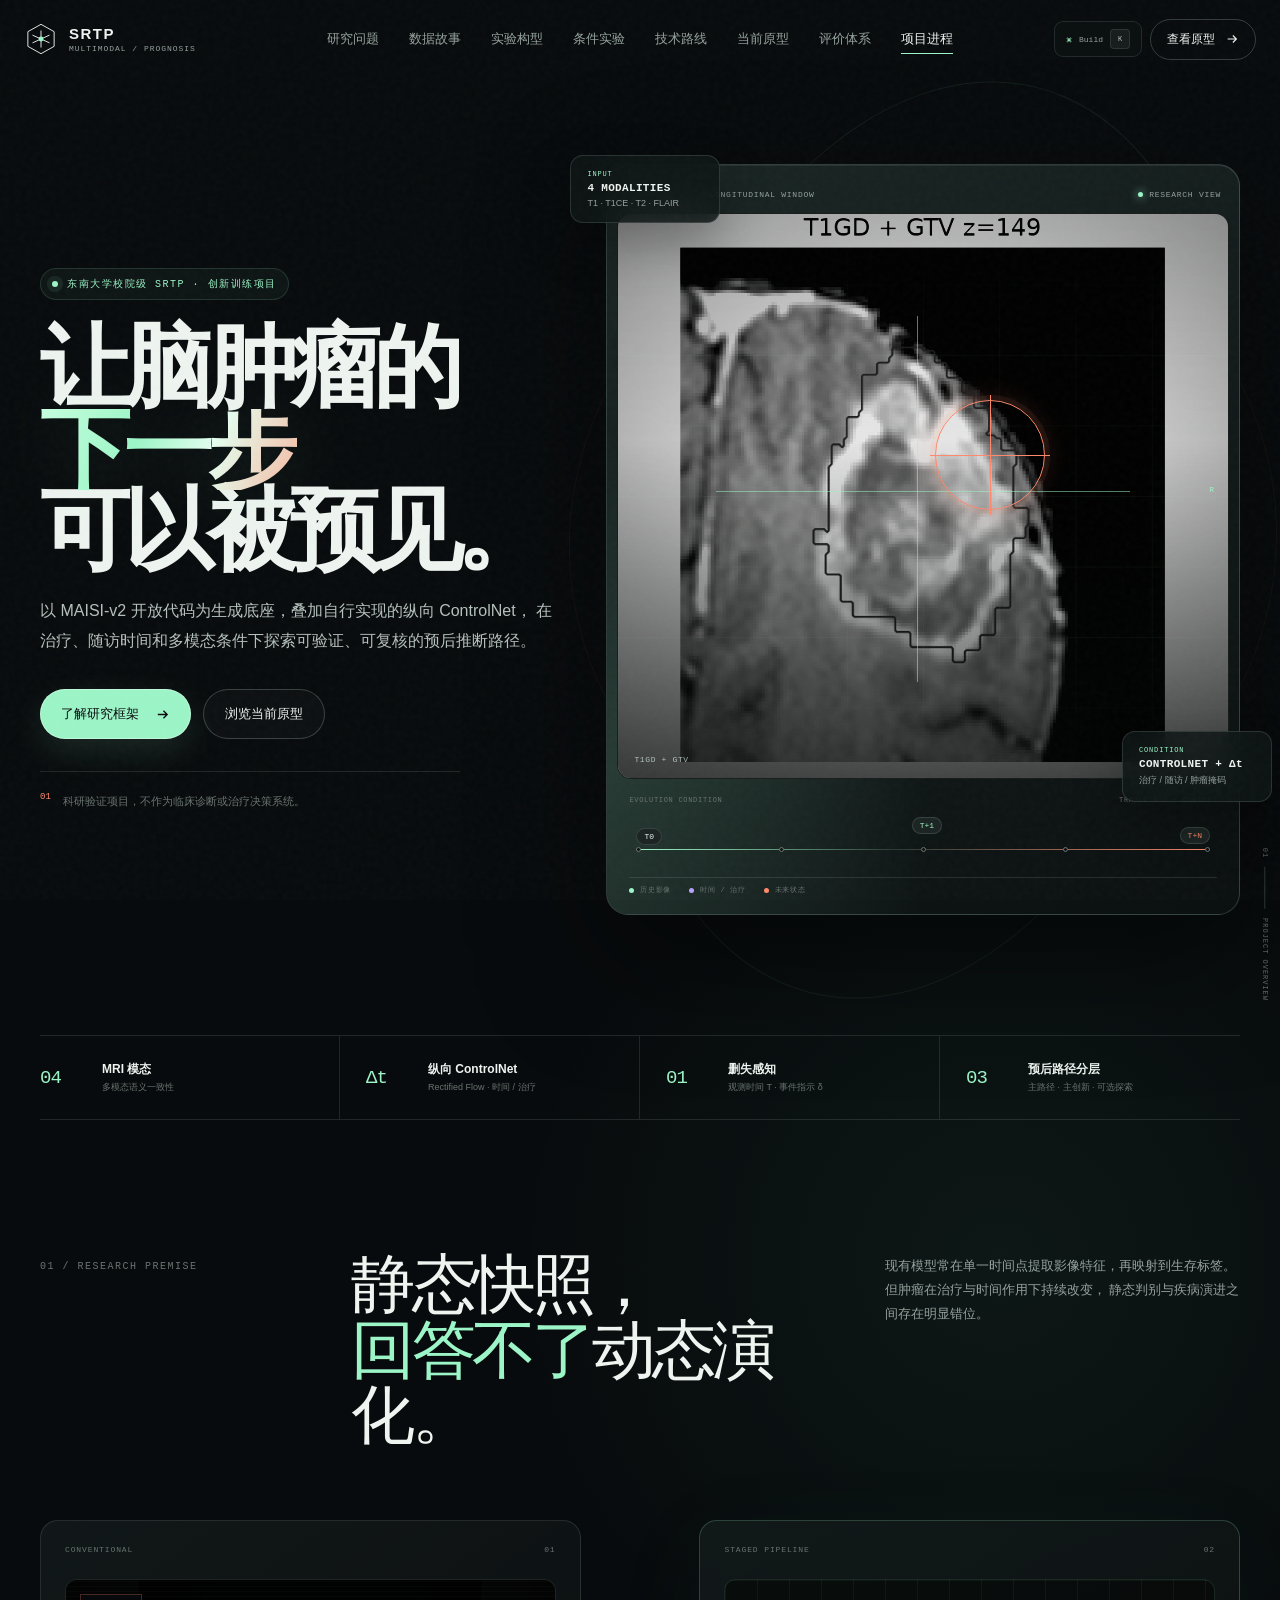
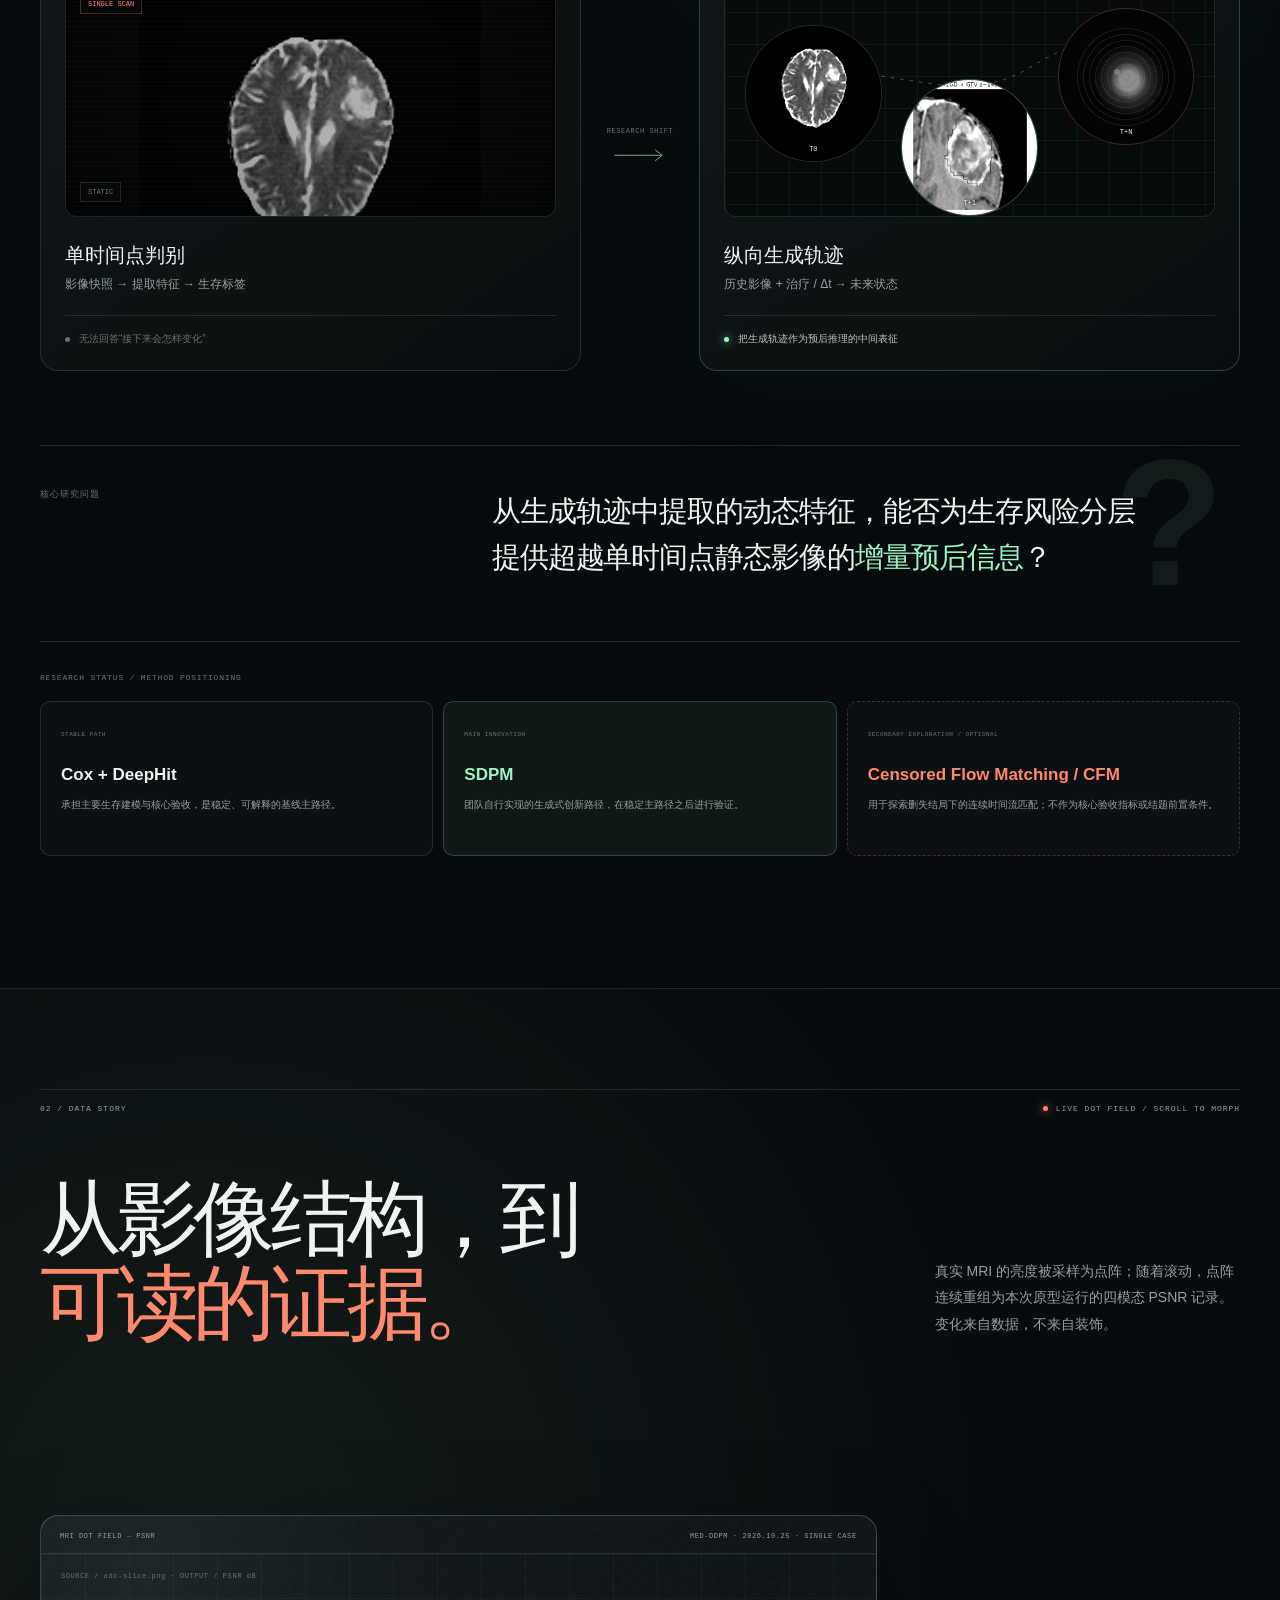
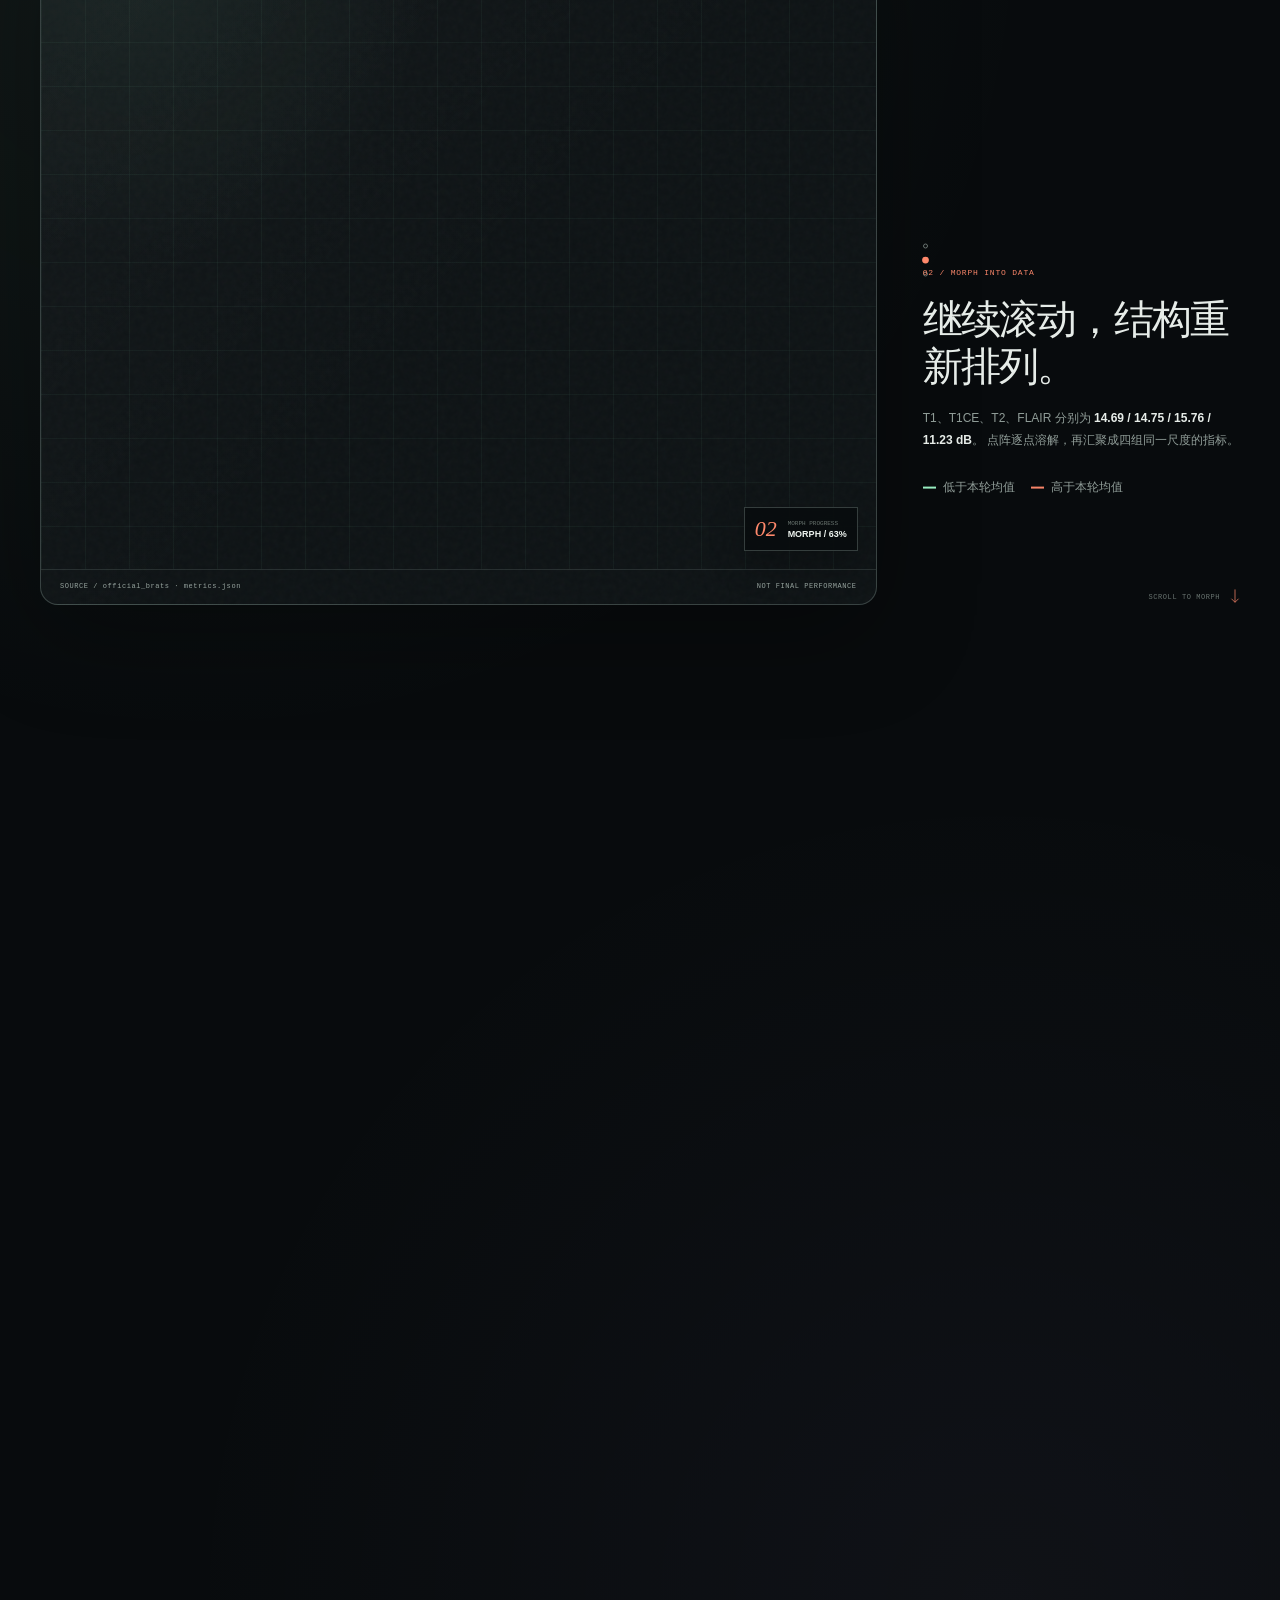
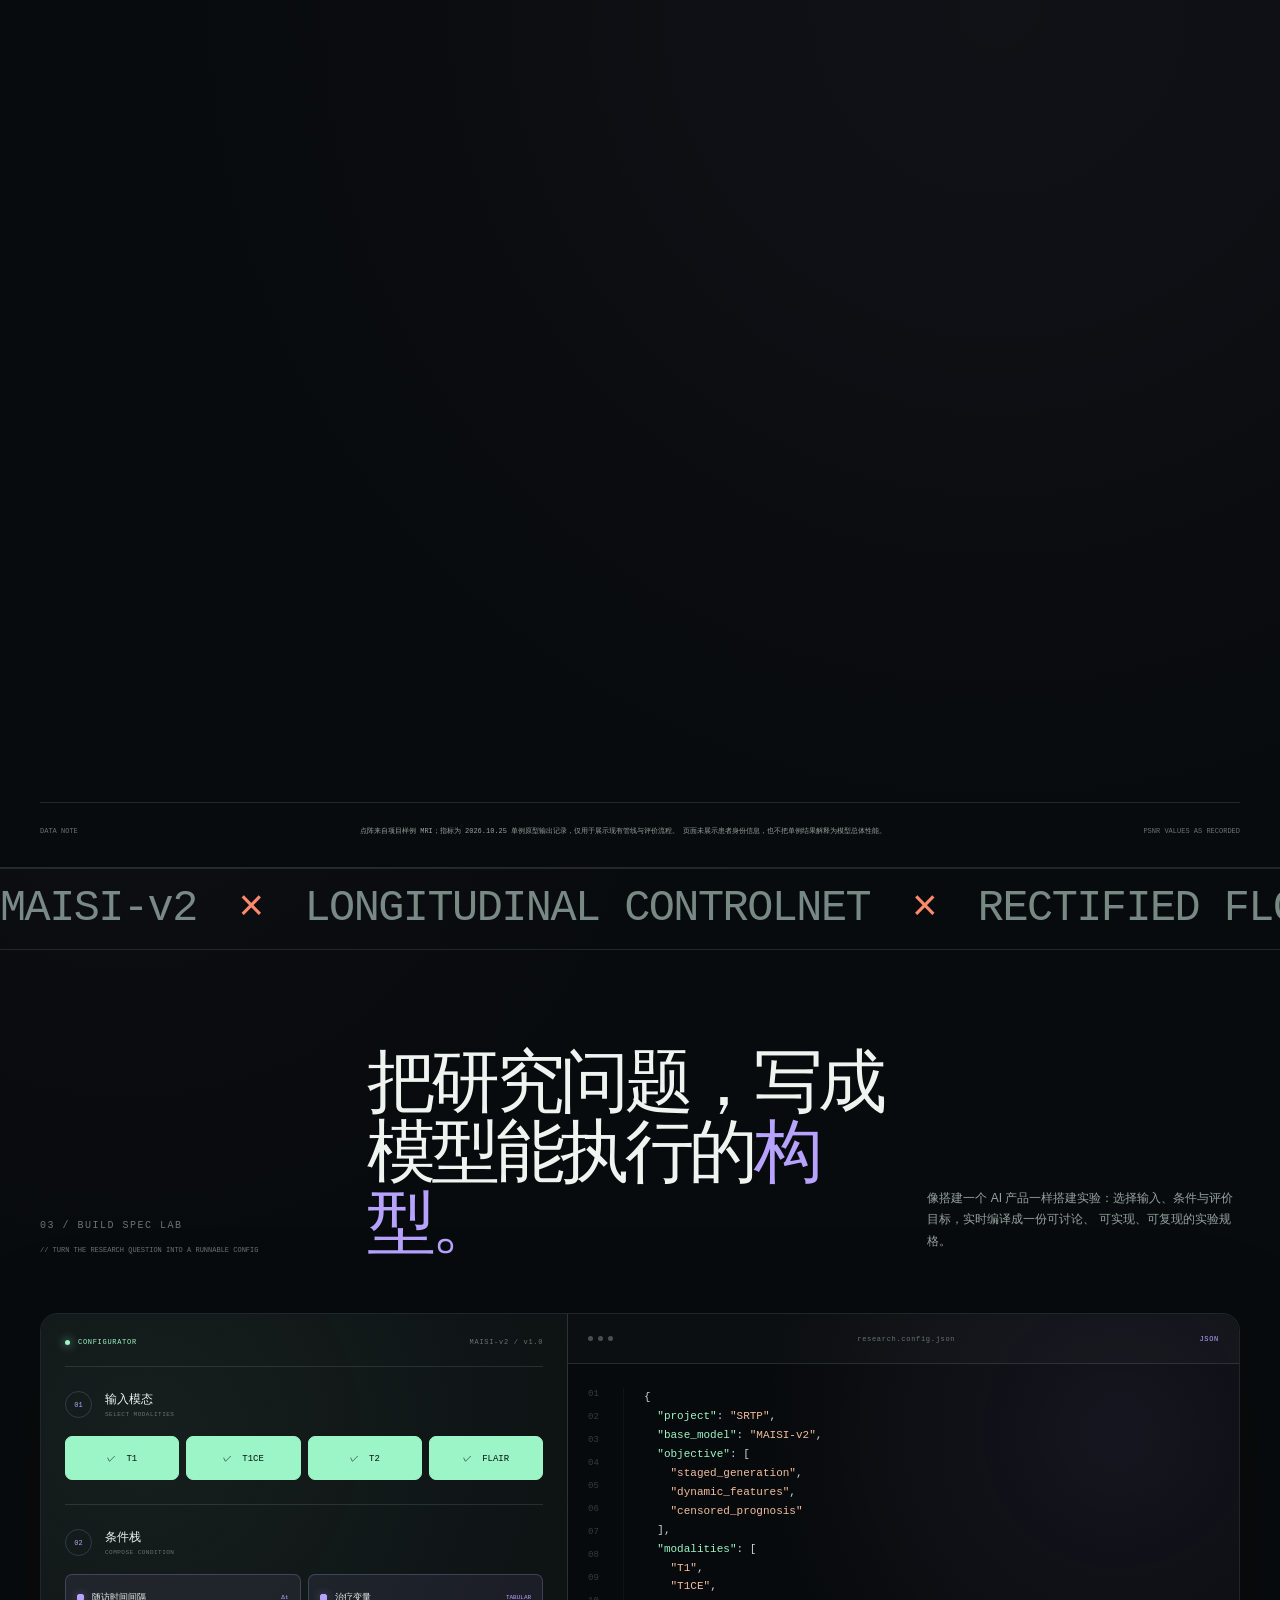
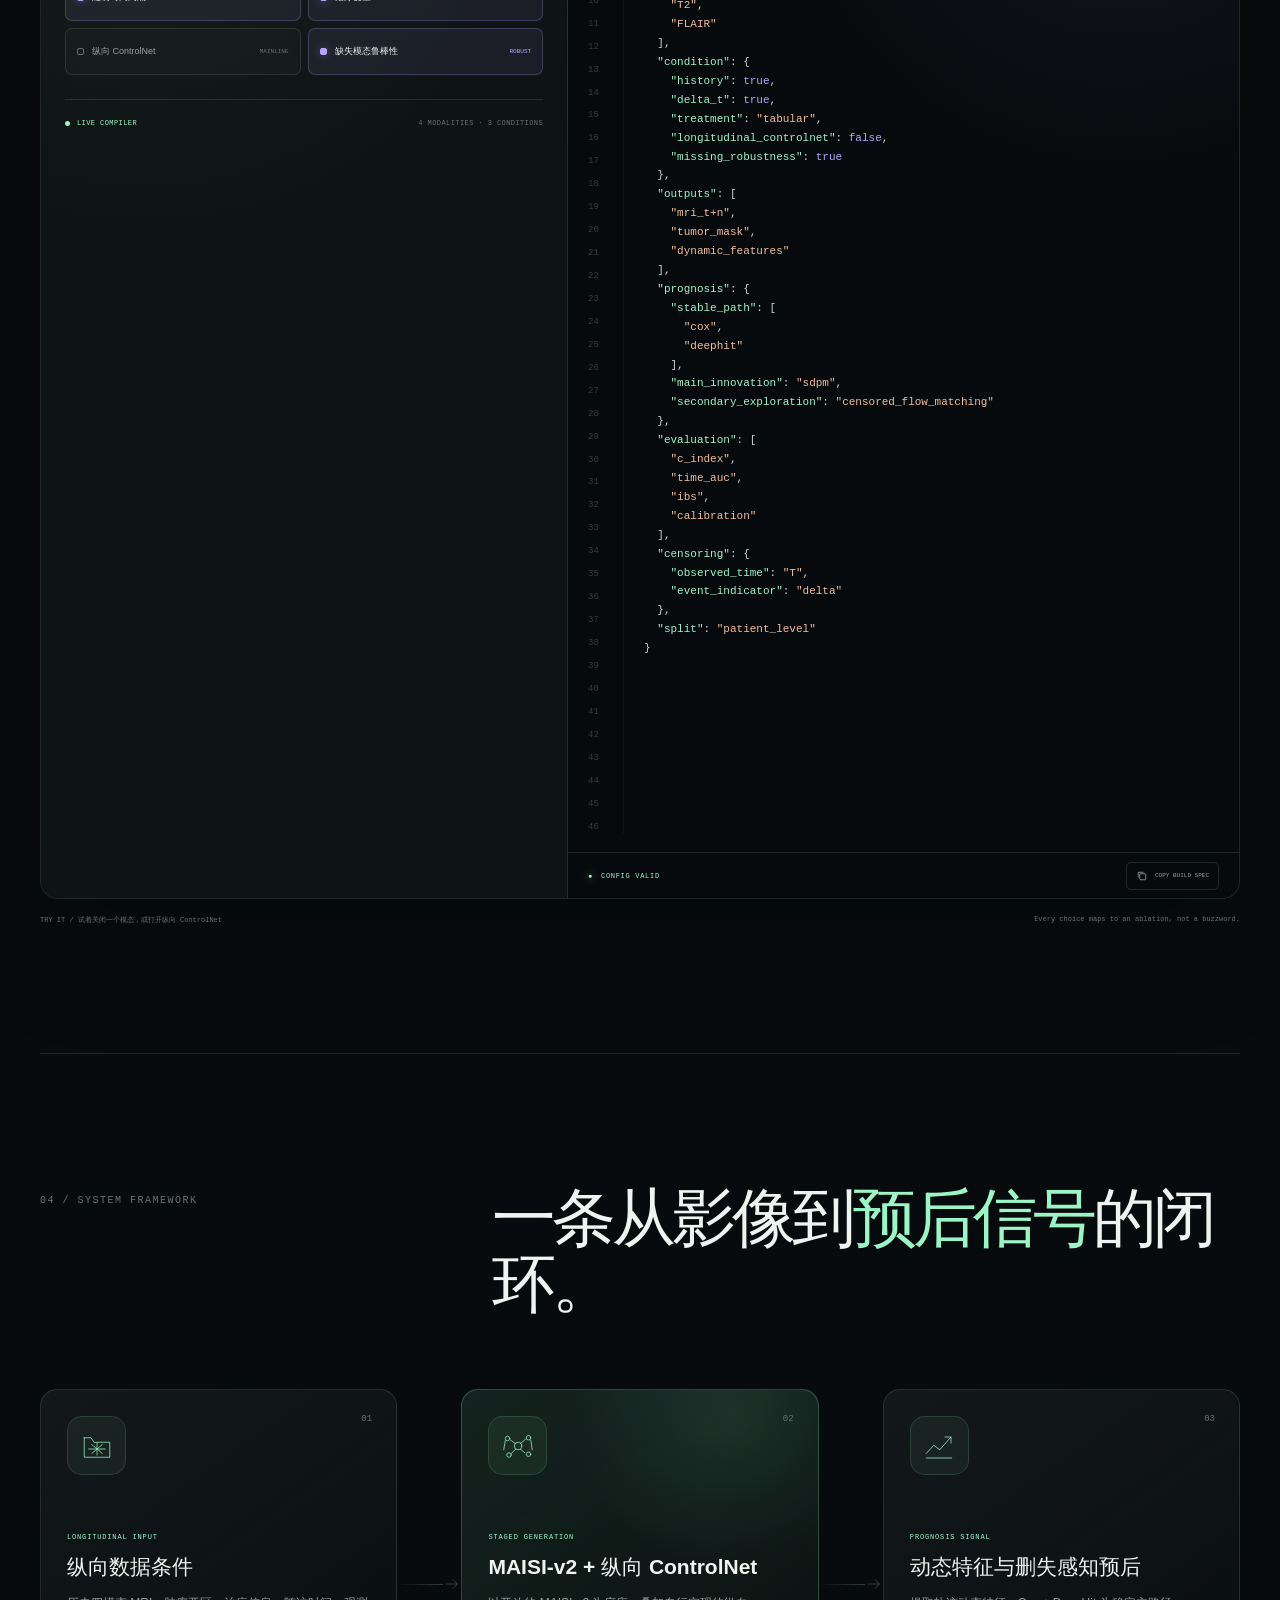
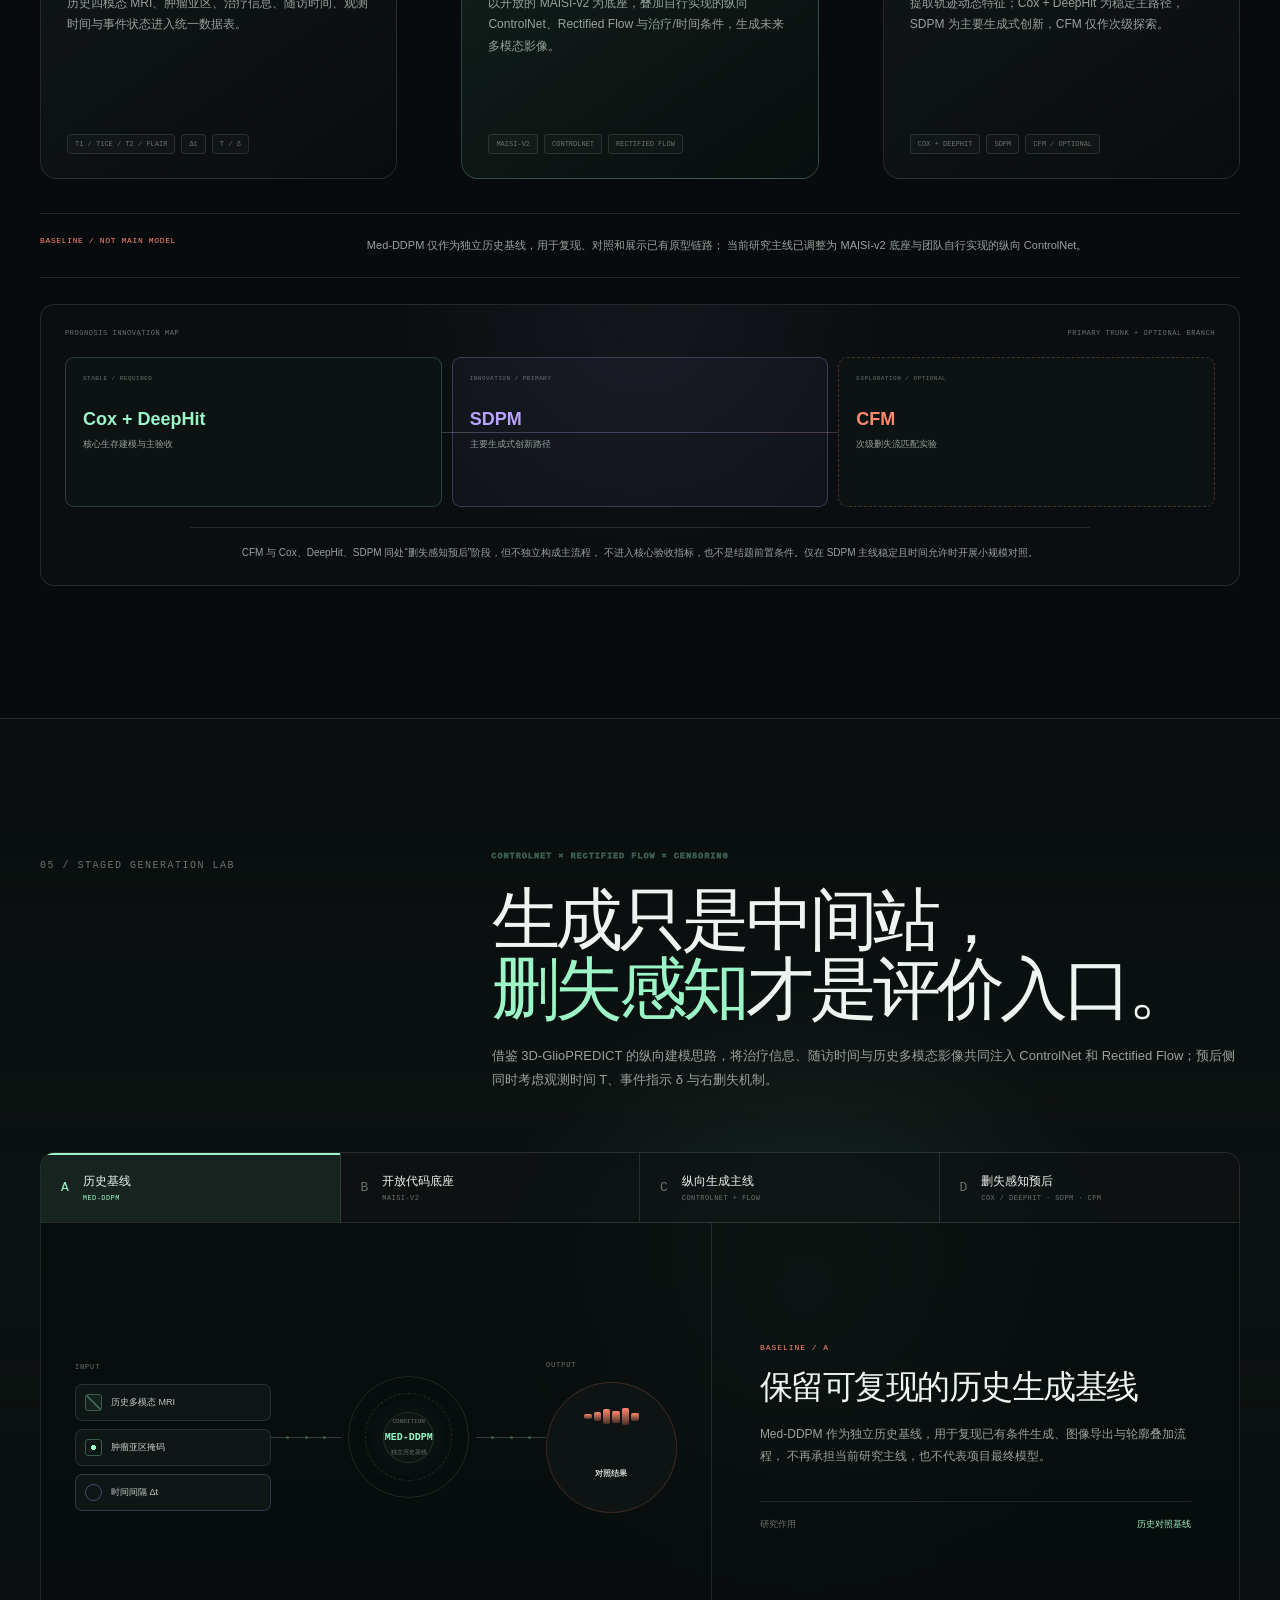
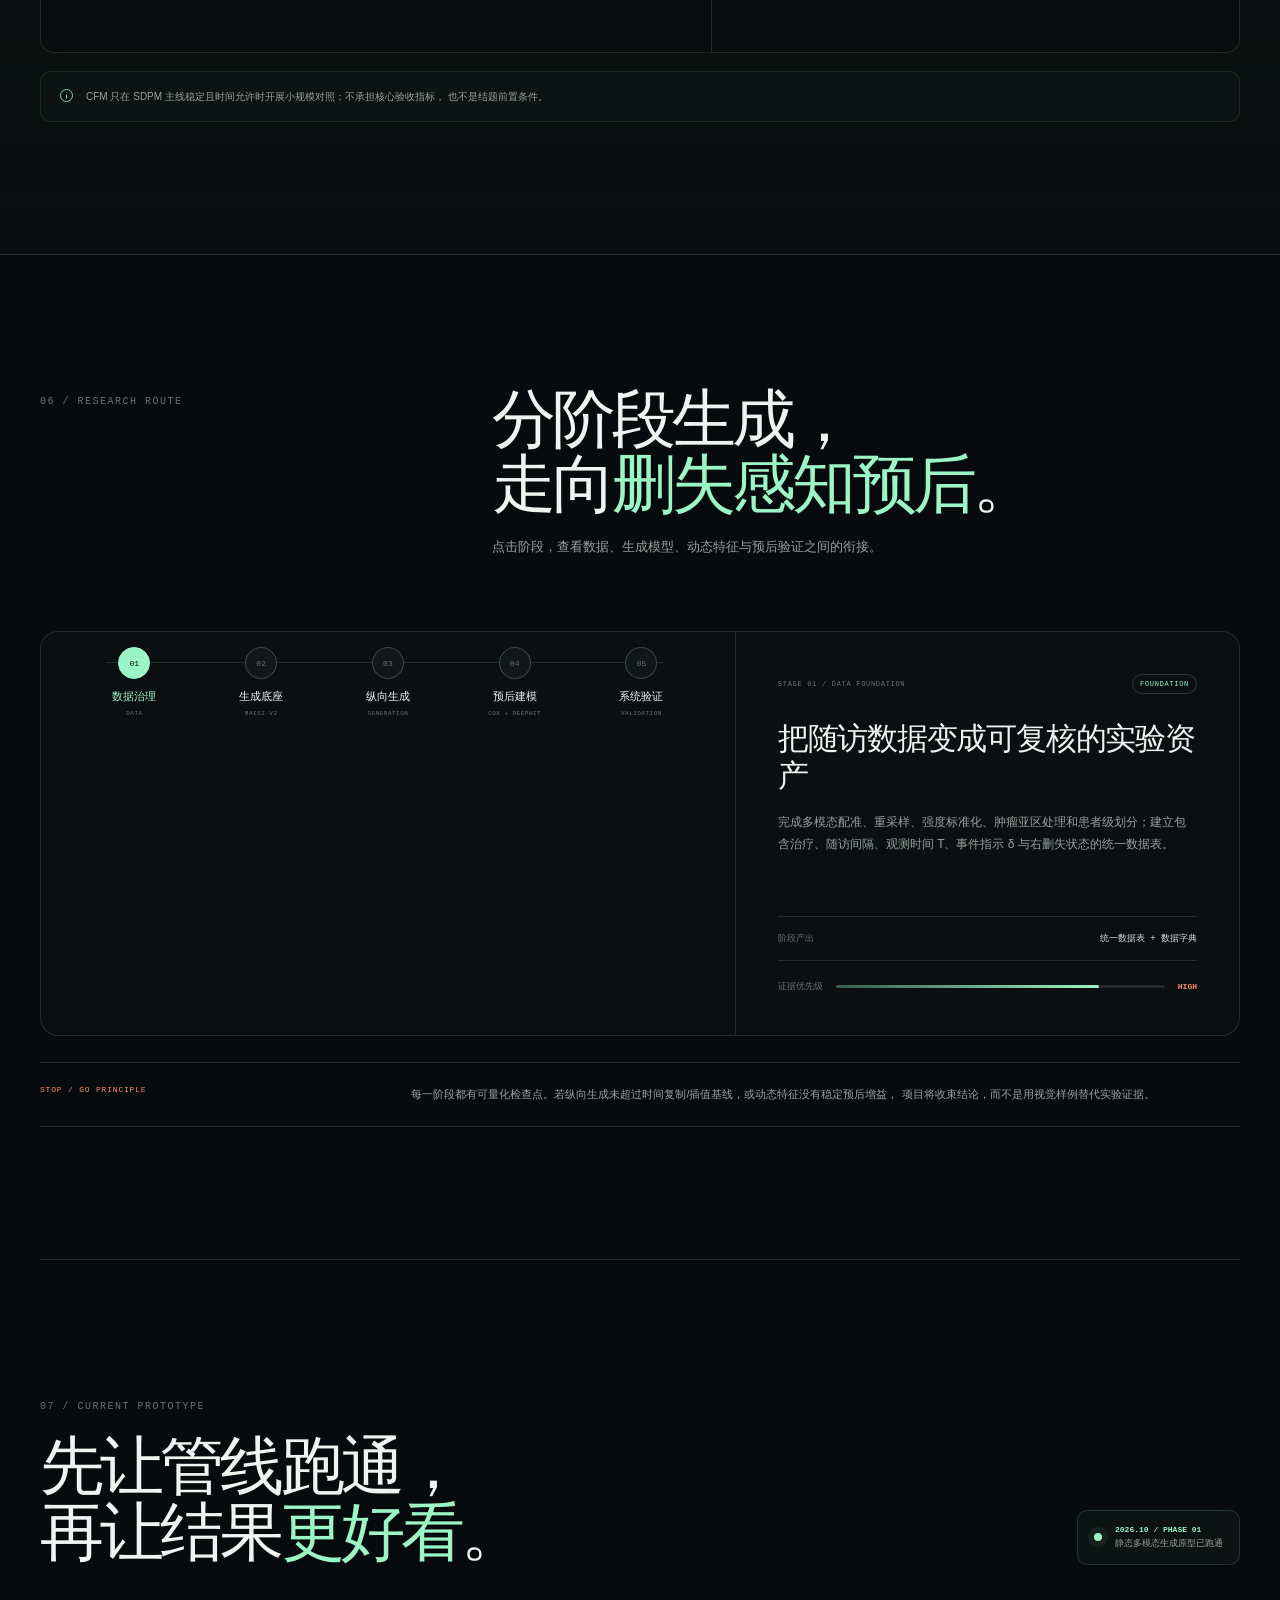
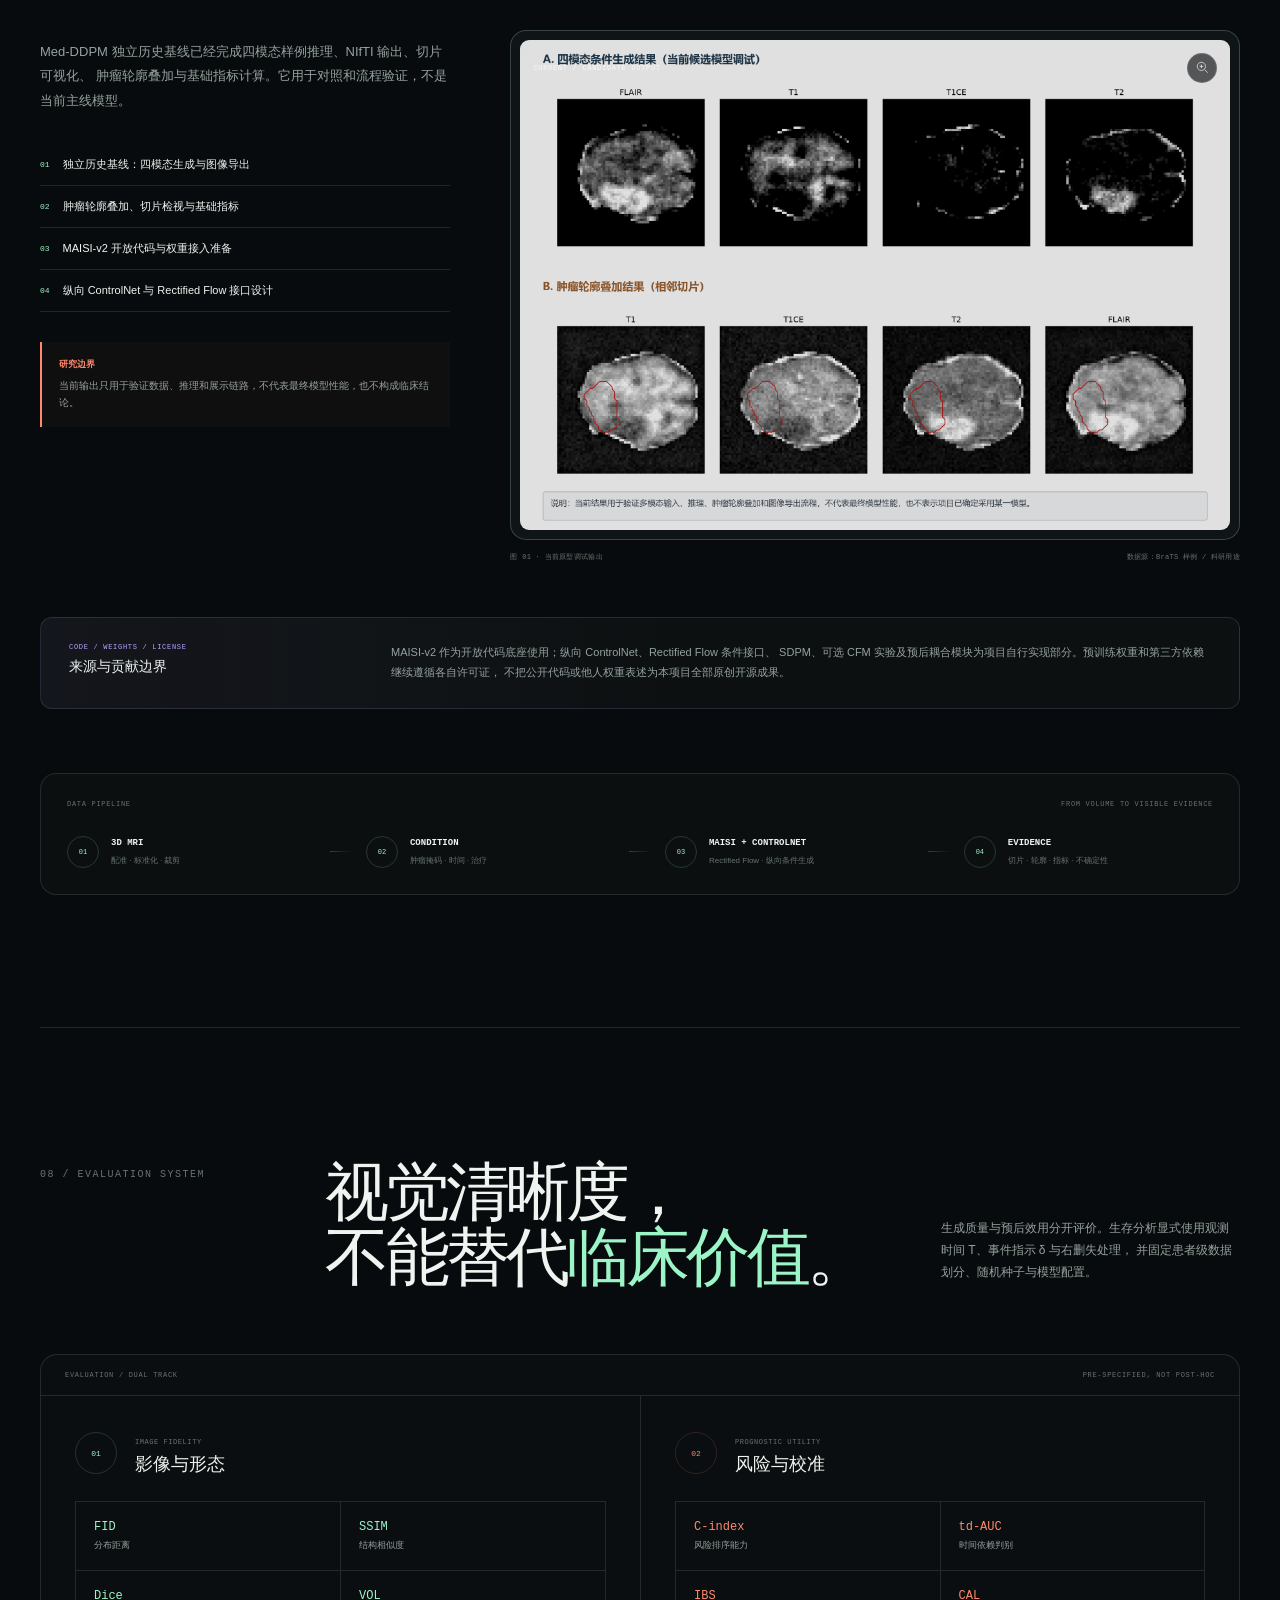
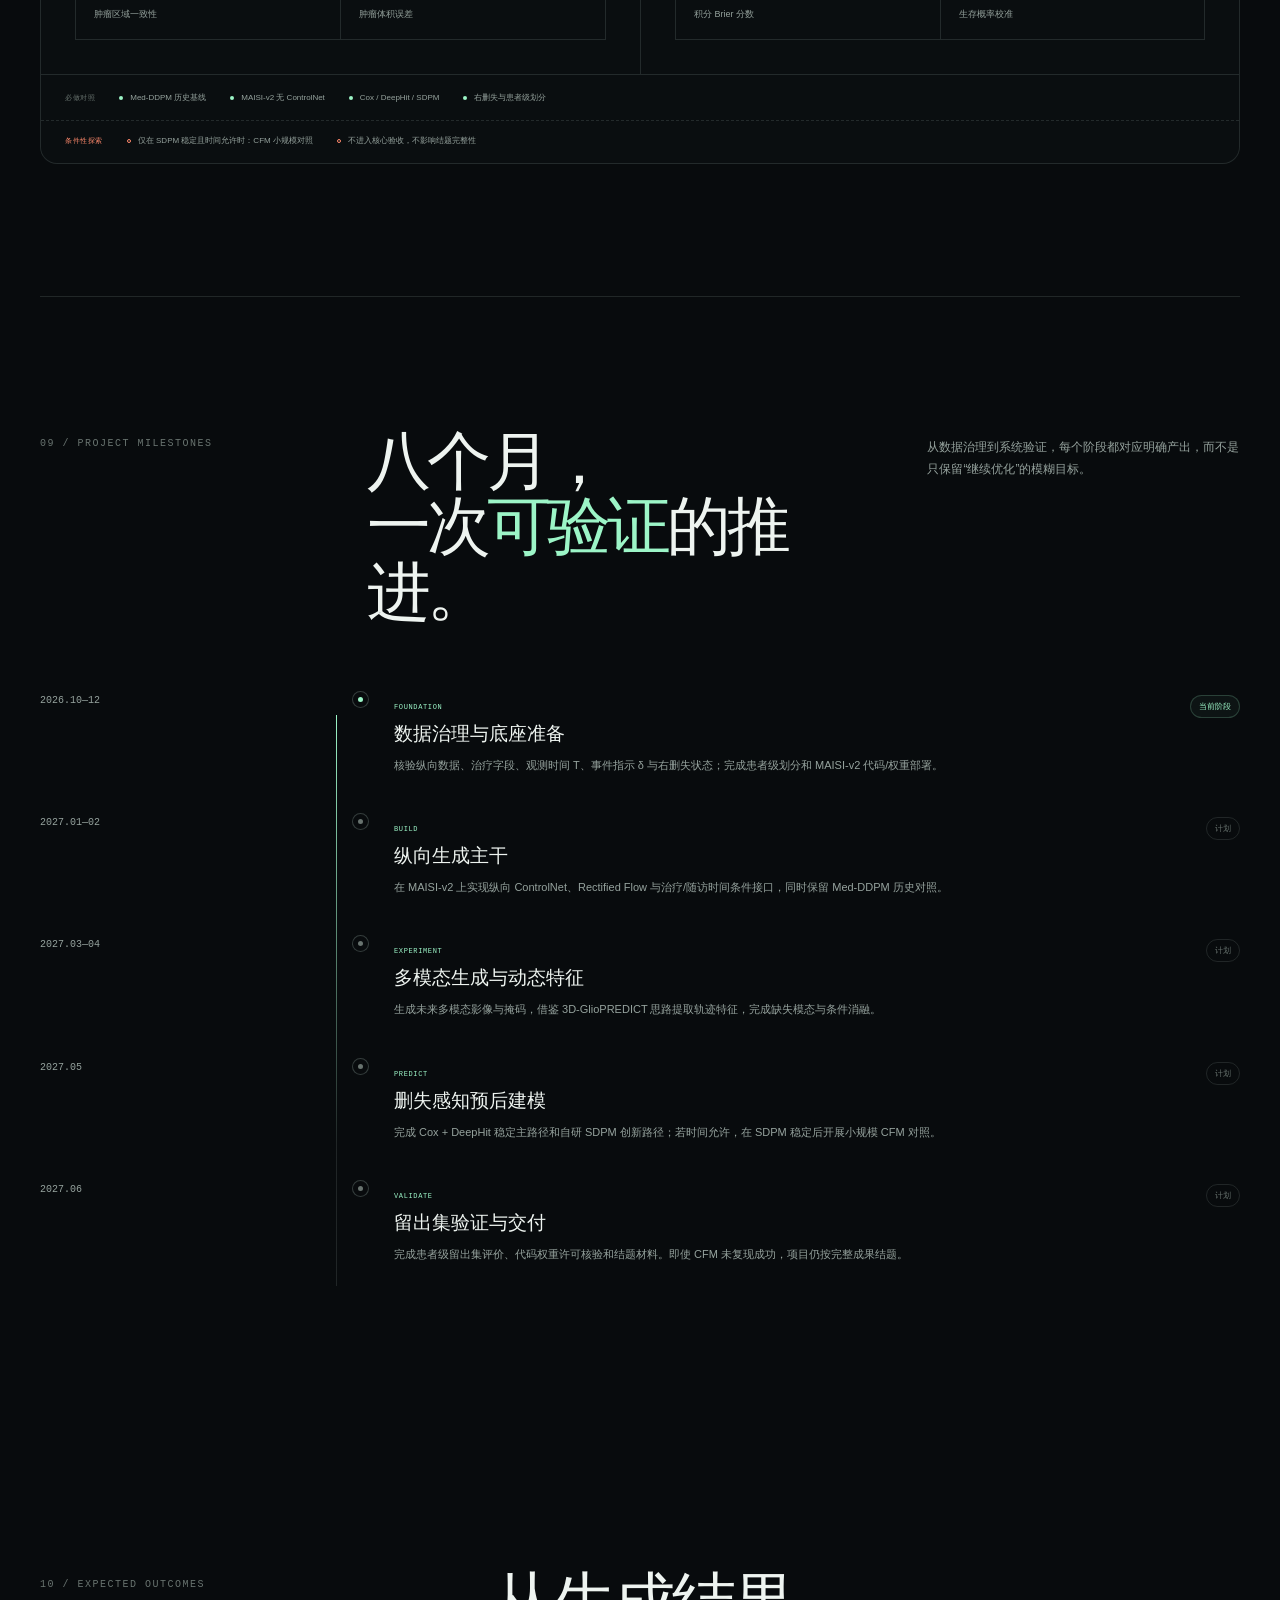
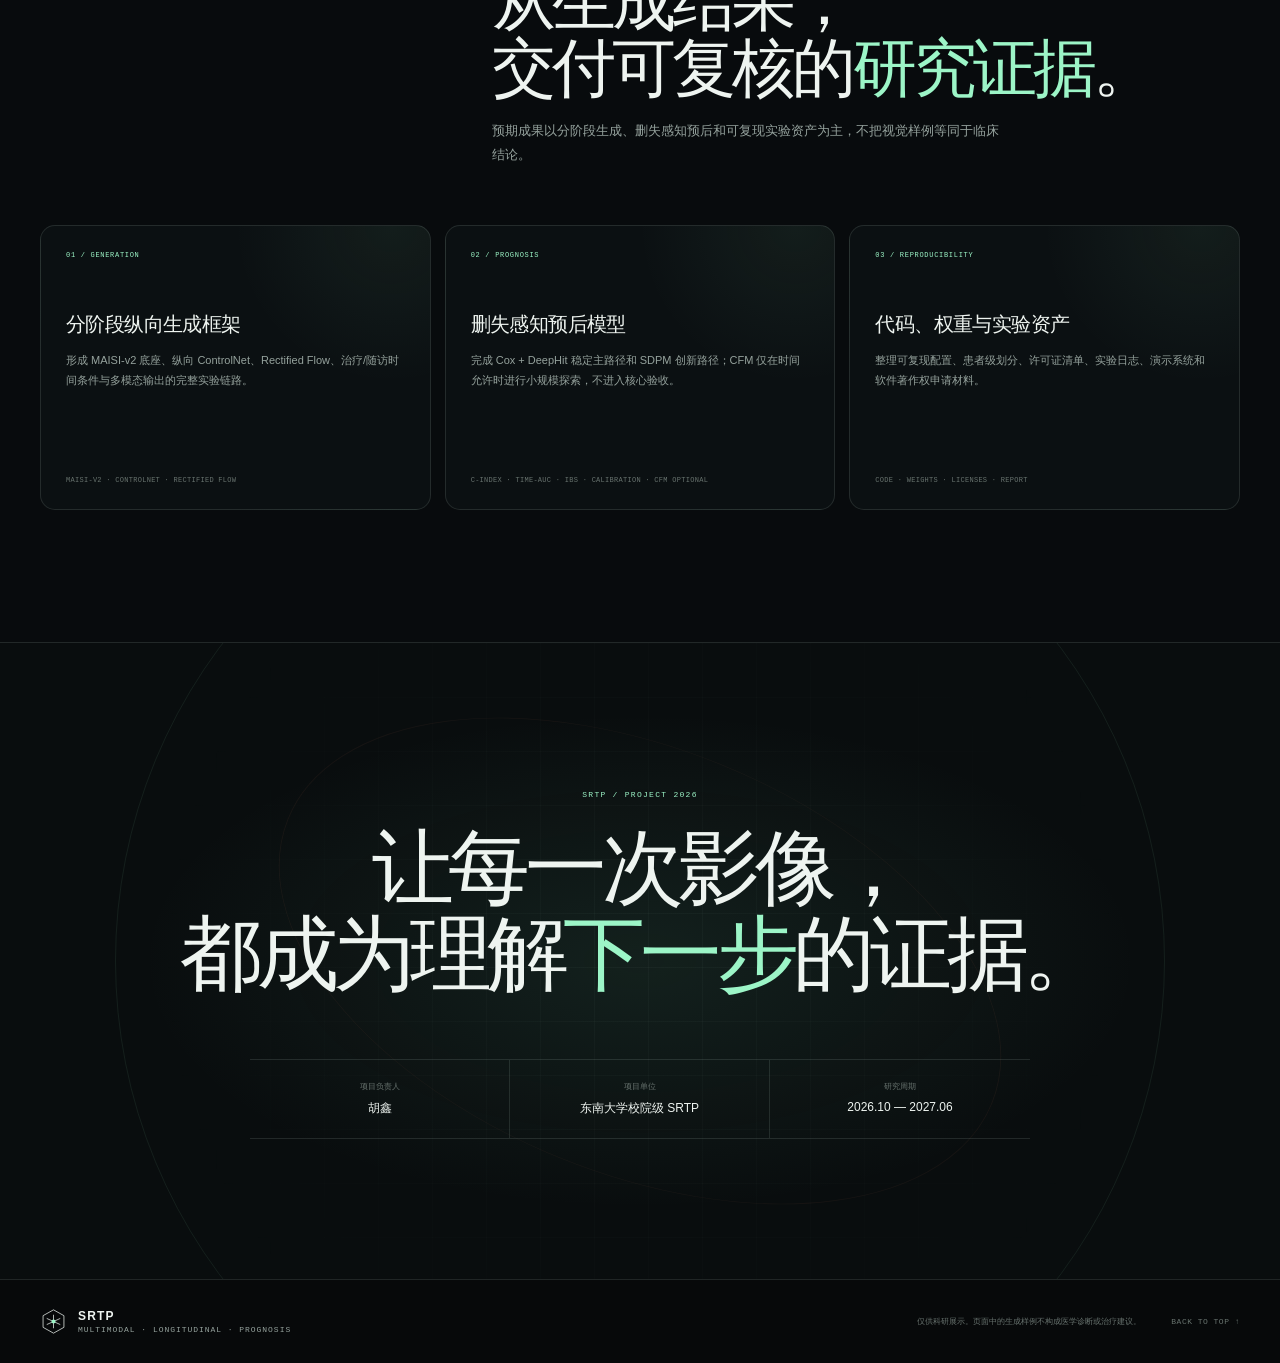
<file: website/index.html>
<!doctype html>
<html lang="zh-CN">
  <head>
    <meta charset="UTF-8" />
    <meta name="viewport" content="width=device-width, initial-scale=1.0" />
    <meta
      name="description"
      content="基于多模态的脑肿瘤纵向生成与预后预测。面向科研验证，探索从静态影像快照走向可解释的肿瘤演化轨迹。"
    />
    <meta name="theme-color" content="#080b0d" />
    <meta property="og:title" content="SRTP · 脑肿瘤纵向生成与预后预测" />
    <meta
      property="og:description"
      content="从静态影像观察到纵向演化推演。MAISI-v2、纵向 ControlNet、Rectified Flow 与删失感知预后。"
    />
    <meta property="og:type" content="website" />
    <title>SRTP · 脑肿瘤纵向生成与预后预测</title>
    <link rel="icon" href="./favicon.svg" type="image/svg+xml" />
    <link rel="preload" as="image" href="./assets/gtv-overlay.png" />
    <link rel="stylesheet" href="./styles.css" />
    <script src="./script.js" defer></script>
  </head>
  <body>
    <a class="skip-link" href="#main">跳到主要内容</a>
    <div class="scroll-progress" aria-hidden="true">
      <span id="scroll-progress-bar"></span>
    </div>
    <div class="page-noise" aria-hidden="true"></div>

    <header class="site-header" id="site-header">
      <a class="brand" href="#top" aria-label="SRTP 项目首页">
        <svg class="brand-mark" viewBox="0 0 44 44" aria-hidden="true">
          <path d="M22 3 39 12.5v19L22 41 5 31.5v-19L22 3Z" />
          <path d="M22 11v22M11 17l22 10M33 17 11 27" />
          <circle cx="22" cy="22" r="3.2" />
        </svg>
        <span class="brand-type">
          <strong>SRTP</strong>
          <small>MULTIMODAL / PROGNOSIS</small>
        </span>
      </a>

      <nav class="main-nav" id="main-nav" aria-label="主导航">
        <a href="#research">研究问题</a>
        <a href="#data-story">数据故事</a>
        <a href="#build-spec">实验构型</a>
        <a href="#condition-lab">条件实验</a>
        <a href="#route">技术路线</a>
        <a href="#prototype">当前原型</a>
        <a href="#evaluation">评价体系</a>
        <a href="#timeline">项目进程</a>
      </nav>

      <div class="header-actions">
        <button
          class="command-trigger"
          type="button"
          aria-label="打开研究命令面板"
          aria-controls="command-palette"
          aria-expanded="false"
        >
          <span class="command-symbol">⌘</span>
          <span>Build</span>
          <kbd>K</kbd>
        </button>
        <a class="header-cta" href="#prototype">
          查看原型
          <svg viewBox="0 0 16 16" aria-hidden="true">
            <path d="M3 8h10M9 4l4 4-4 4" />
          </svg>
        </a>
        <button
          class="menu-toggle"
          type="button"
          aria-label="打开导航菜单"
          aria-controls="main-nav"
          aria-expanded="false"
        >
          <span></span><span></span>
        </button>
      </div>
    </header>

    <main id="main">
      <section class="hero" id="top" aria-labelledby="hero-title">
        <canvas class="hero-canvas" id="signal-canvas" aria-hidden="true"></canvas>
        <div class="hero-grid" aria-hidden="true"></div>
        <div class="hero-copy reveal">
          <div class="eyebrow">
            <span class="live-dot"></span>
            东南大学校院级 SRTP · 创新训练项目
          </div>
          <h1 id="hero-title">
            <span>让脑肿瘤的</span>
            <span class="hero-title-accent">下一步</span>
            <span>可以被预见。</span>
          </h1>
          <p class="hero-lede">
            以 MAISI-v2 开放代码为生成底座，叠加自行实现的纵向 ControlNet，
            在治疗、随访时间和多模态条件下探索可验证、可复核的预后推断路径。
          </p>
          <div class="hero-actions">
            <a class="button button-primary" href="#research">
              了解研究框架
              <svg viewBox="0 0 16 16" aria-hidden="true">
                <path d="M3 8h10M9 4l4 4-4 4" />
              </svg>
            </a>
            <a class="button button-ghost" href="#prototype">
              浏览当前原型
            </a>
          </div>
          <div class="hero-note">
            <span>01</span>
            <p>科研验证项目，不作为临床诊断或治疗决策系统。</p>
          </div>
        </div>

        <div class="hero-visual reveal reveal-delay-1" aria-label="纵向影像研究概念示意">
          <div class="scan-card tilt-card" id="scan-card">
            <div class="scan-card-head">
              <div class="window-dots" aria-hidden="true">
                <span></span><span></span><span></span>
              </div>
              <span>STUDY / LONGITUDINAL WINDOW</span>
              <span class="scan-status"><i></i> RESEARCH VIEW</span>
            </div>
            <div class="scan-viewport">
              <img
                class="scan-image"
                src="./assets/gtv-overlay.png"
                alt="脑肿瘤 T1GD MRI 切片与 GTV 轮廓叠加"
              />
              <div class="scan-grid" aria-hidden="true"></div>
              <div class="crosshair crosshair-x" aria-hidden="true"></div>
              <div class="crosshair crosshair-y" aria-hidden="true"></div>
              <div class="scan-sweep" aria-hidden="true"></div>
              <span class="scan-label scan-label-left">T1GD + GTV</span>
              <span class="scan-label scan-label-right">SLICE Z=149</span>
              <div class="scan-focus" aria-hidden="true"></div>
              <div class="scan-axis" aria-hidden="true">R</div>
            </div>

            <div class="trajectory-panel">
              <div class="trajectory-heading">
                <span>EVOLUTION CONDITION</span>
                <span>TRAJECTORY / CONCEPT</span>
              </div>
              <div class="trajectory-line">
                <div class="trajectory-axis">
                  <i></i><i></i><i></i><i></i><i></i>
                </div>
                <span class="trajectory-node node-a">T0</span>
                <span class="trajectory-node node-b">T+1</span>
                <span class="trajectory-node node-c">T+N</span>
              </div>
              <div class="trajectory-legend">
                <span><i class="legend-input"></i>历史影像</span>
                <span><i class="legend-cond"></i>时间 / 治疗</span>
                <span><i class="legend-output"></i>未来状态</span>
              </div>
            </div>
          </div>

          <div class="floating-note floating-note-a">
            <span class="float-kicker">INPUT</span>
            <strong>4 MODALITIES</strong>
            <small>T1 · T1CE · T2 · FLAIR</small>
          </div>
          <div class="floating-note floating-note-b">
            <span class="float-kicker">CONDITION</span>
            <strong>CONTROLNET + Δt</strong>
            <small>治疗 / 随访 / 肿瘤掩码</small>
          </div>
          <div class="visual-orbit orbit-a" aria-hidden="true"></div>
          <div class="visual-orbit orbit-b" aria-hidden="true"></div>
        </div>

        <div class="hero-index" aria-hidden="true">
          <span>01</span>
          <div></div>
          <span>PROJECT OVERVIEW</span>
        </div>
      </section>

      <section class="signal-strip" aria-label="项目核心特征">
        <div class="signal-item reveal">
          <span class="signal-number">04</span>
          <div>
            <strong>MRI 模态</strong>
            <small>多模态语义一致性</small>
          </div>
        </div>
        <div class="signal-item reveal">
          <span class="signal-number">Δt</span>
          <div>
            <strong>纵向 ControlNet</strong>
            <small>Rectified Flow · 时间 / 治疗</small>
          </div>
        </div>
        <div class="signal-item reveal">
          <span class="signal-number">01</span>
          <div>
            <strong>删失感知</strong>
            <small>观测时间 T · 事件指示 δ</small>
          </div>
        </div>
        <div class="signal-item reveal">
          <span class="signal-number">03</span>
          <div>
            <strong>预后路径分层</strong>
            <small>主路径 · 主创新 · 可选探索</small>
          </div>
        </div>
      </section>

      <section class="section research" id="research">
        <div class="section-heading reveal">
          <div class="section-index">01 / RESEARCH PREMISE</div>
          <h2>静态快照，<br /><em>回答不了</em>动态演化。</h2>
          <p>
            现有模型常在单一时间点提取影像特征，再映射到生存标签。但肿瘤在治疗与时间作用下持续改变，
            静态判别与疾病演进之间存在明显错位。
          </p>
        </div>

        <div class="paradigm-shift reveal">
          <article class="paradigm-card paradigm-old">
            <div class="paradigm-top">
              <span>CONVENTIONAL</span>
              <span>01</span>
            </div>
            <div class="snapshot-visual" aria-hidden="true">
              <img src="./assets/adc-slice.png" alt="" />
              <span class="scan-tag">SINGLE SCAN</span>
              <span class="scan-tag scan-tag-muted">STATIC</span>
            </div>
            <h3>单时间点判别</h3>
            <p>影像快照 → 提取特征 → 生存标签</p>
            <div class="paradigm-state">
              <span class="state-dot"></span>
              <span>无法回答“接下来会怎样变化”</span>
            </div>
          </article>

          <div class="shift-bridge" aria-hidden="true">
            <span>RESEARCH SHIFT</span>
            <svg viewBox="0 0 78 24">
              <path d="M2 12h68M61 4l10 8-10 8" />
            </svg>
          </div>

          <article class="paradigm-card paradigm-new">
            <div class="paradigm-top">
              <span>STAGED PIPELINE</span>
              <span>02</span>
            </div>
            <div class="trajectory-visual" aria-label="从历史时间点到未来时间点的纵向影像序列">
              <div class="mini-scan mini-scan-a">
                <img src="./assets/adc-slice.png" alt="" />
                <span>T0</span>
              </div>
              <div class="mini-scan mini-scan-b">
                <img src="./assets/gtv-overlay.png" alt="" />
                <span>T+1</span>
              </div>
              <div class="mini-scan mini-scan-c">
                <div class="synthetic-scan"></div>
                <span>T+N</span>
              </div>
              <svg class="trajectory-vector" viewBox="0 0 500 120" aria-hidden="true">
                <path d="M20 78 C120 12, 220 108, 320 47 S440 27, 480 38" />
                <circle cx="20" cy="78" r="3" />
                <circle cx="480" cy="38" r="3" />
              </svg>
            </div>
            <h3>纵向生成轨迹</h3>
            <p>历史影像 + 治疗 / Δt → 未来状态</p>
            <div class="paradigm-state active">
              <span class="state-dot"></span>
              <span>把生成轨迹作为预后推理的中间表征</span>
            </div>
          </article>
        </div>

        <div class="research-question reveal">
          <span>核心研究问题</span>
          <blockquote>
            从生成轨迹中提取的动态特征，能否为生存风险分层提供超越单时间点静态影像的<em>增量预后信息</em>？
          </blockquote>
          <div class="question-mark" aria-hidden="true">?</div>
        </div>

        <div class="research-status reveal">
          <span>RESEARCH STATUS / METHOD POSITIONING</span>
          <div class="research-status-grid">
            <div>
              <small>STABLE PATH</small>
              <strong>Cox + DeepHit</strong>
              <p>承担主要生存建模与核心验收，是稳定、可解释的基线主路径。</p>
            </div>
            <div class="is-core">
              <small>MAIN INNOVATION</small>
              <strong>SDPM</strong>
              <p>团队自行实现的生成式创新路径，在稳定主路径之后进行验证。</p>
            </div>
            <div class="is-explore">
              <small>SECONDARY EXPLORATION / OPTIONAL</small>
              <strong>Censored Flow Matching / CFM</strong>
              <p>用于探索删失结局下的连续时间流匹配；不作为核心验收指标或结题前置条件。</p>
            </div>
          </div>
        </div>
      </section>

      <section class="data-story" id="data-story" aria-labelledby="story-title">
        <div class="story-intro">
          <div class="story-intro-top">
            <span class="story-kicker">02 / DATA STORY</span>
            <span class="story-live-label"><i></i> LIVE DOT FIELD / SCROLL TO MORPH</span>
          </div>
          <div class="story-intro-grid">
            <h2 id="story-title">从影像结构，到<br /><em>可读的证据。</em></h2>
            <p>
              真实 MRI 的亮度被采样为点阵；随着滚动，点阵连续重组为本次原型运行的四模态
              PSNR 记录。变化来自数据，不来自装饰。
            </p>
          </div>
        </div>

        <div class="story-scrolly" id="story-scrolly">
          <div class="story-sticky">
            <div class="story-stage">
              <div class="story-plot-panel">
                <div class="story-plot-head">
                  <span>MRI DOT FIELD → PSNR</span>
                  <span>MED-DDPM · 2026.10.25 · SINGLE CASE</span>
                </div>
                <div class="story-canvas-wrap">
                  <canvas id="data-story-canvas" role="img" aria-label="真实 MRI 点阵重组为四模态 PSNR 指标">
                    T1 14.69 dB，T1CE 14.75 dB，T2 15.76 dB，FLAIR 11.23 dB。
                  </canvas>
                  <div class="story-axis-note">SOURCE / adc-slice.png · OUTPUT / PSNR dB</div>
                  <div class="story-drawn-label">
                    <span id="story-step-number">01</span>
                    <div>
                      <small>MORPH PROGRESS</small>
                      <strong id="story-drawn-value">IMAGE / DOT FIELD</strong>
                    </div>
                  </div>
                </div>
                <div class="story-plot-foot">
                  <span>SOURCE / official_brats · metrics.json</span>
                  <span>NOT FINAL PERFORMANCE</span>
                </div>
              </div>

              <div class="story-narrative">
                <div class="story-step-progress" aria-hidden="true">
                  <span class="is-active"></span><span></span><span></span>
                </div>

                <article class="story-step is-active" data-story-step="0" aria-hidden="false">
                  <span class="story-chapter">01 / SAMPLE THE IMAGE</span>
                  <h3>让影像先成为可计算的点。</h3>
                  <p>
                    每一枚点都来自真实 MRI 切片的亮度采样。点阵保留影像轮廓，
                    也让下一步的连续变形拥有清楚的视觉起点。
                  </p>
                  <div class="story-signal-note">
                    <span>INPUT / IMAGE</span>
                    <strong>70 × 70 LUMINANCE FIELD</strong>
                  </div>
                </article>

                <article class="story-step" data-story-step="1" aria-hidden="true">
                  <span class="story-chapter">02 / MORPH INTO DATA</span>
                  <h3>继续滚动，结构重新排列。</h3>
                  <p>
                    T1、T1CE、T2、FLAIR 分别为 <strong>14.69 / 14.75 / 15.76 / 11.23 dB</strong>。
                    点阵逐点溶解，再汇聚成四组同一尺度的指标。
                  </p>
                  <div class="story-mini-ledger">
                    <span><i class="lead-blue"></i>低于本轮均值</span>
                    <span><i class="lead-red"></i>高于本轮均值</span>
                  </div>
                </article>

                <article class="story-step" data-story-step="2" aria-hidden="true">
                  <span class="story-chapter">03 / HOLD THE CLAIM</span>
                  <h3>数据停在这里，结论不能越界。</h3>
                  <p>
                    这轮均值约为 <strong>14.11 dB</strong>，只能作为当前原型的起点。
                    真正需要验证的是患者级留出集上的稳定性，以及纵向轨迹是否提供预后增量。
                  </p>
                  <div class="story-next">
                    <span>NEXT /</span>
                    <div>PATIENT-LEVEL</div>
                    <div>LONGITUDINAL</div>
                    <div class="is-empty">?</div>
                  </div>
                </article>

                <div class="story-scroll-hint">
                  <span>SCROLL TO MORPH</span>
                  <svg viewBox="0 0 14 24" aria-hidden="true">
                    <path d="M7 2v18M2 15l5 5 5-5" />
                  </svg>
                </div>
              </div>
            </div>
          </div>
        </div>

        <div class="story-source">
          <span>DATA NOTE</span>
          <p>
            点阵来自项目样例 MRI；指标为 2026.10.25 单例原型输出记录，仅用于展示现有管线与评价流程。
            页面未展示患者身份信息，也不把单例结果解释为模型总体性能。
          </p>
          <span>PSNR VALUES AS RECORDED</span>
        </div>
      </section>

      <section class="section build-spec" id="build-spec">
        <div class="build-marquee" aria-hidden="true">
          <div>
            MAISI-v2 <i>×</i> LONGITUDINAL CONTROLNET <i>×</i> RECTIFIED FLOW
            <i>×</i> CENSORING-AWARE PROGNOSIS <i>×</i> MAISI-v2 <i>×</i>
            LONGITUDINAL CONTROLNET <i>×</i> RECTIFIED FLOW <i>×</i>
            CENSORING-AWARE PROGNOSIS <i>×</i>
          </div>
          <div>
            MAISI-v2 <i>×</i> LONGITUDINAL CONTROLNET <i>×</i> RECTIFIED FLOW
            <i>×</i> CENSORING-AWARE PROGNOSIS <i>×</i> MAISI-v2 <i>×</i>
            LONGITUDINAL CONTROLNET <i>×</i> RECTIFIED FLOW <i>×</i>
            CENSORING-AWARE PROGNOSIS <i>×</i>
          </div>
        </div>

        <div class="build-spec-heading reveal">
          <div>
            <div class="section-index">03 / BUILD SPEC LAB</div>
            <span class="code-kicker">// TURN THE RESEARCH QUESTION INTO A RUNNABLE CONFIG</span>
          </div>
          <h2>把研究问题，写成<br />模型能执行的<em>构型。</em></h2>
          <p>
            像搭建一个 AI 产品一样搭建实验：选择输入、条件与评价目标，实时编译成一份可讨论、
            可实现、可复现的实验规格。
          </p>
        </div>

        <div class="build-studio reveal">
          <div class="build-controls">
            <div class="build-panel-head">
              <span><i class="panel-status-dot"></i>CONFIGURATOR</span>
              <span>MAISI-v2 / v1.0</span>
            </div>

            <div class="control-block">
              <div class="control-heading">
                <span>01</span>
                <div>
                  <strong>输入模态</strong>
                  <small>SELECT MODALITIES</small>
                </div>
              </div>
              <div class="modality-options" aria-label="选择 MRI 模态">
                <button class="modality-toggle is-on" type="button" data-modality="T1" aria-pressed="true">
                  T1
                </button>
                <button class="modality-toggle is-on" type="button" data-modality="T1CE" aria-pressed="true">
                  T1CE
                </button>
                <button class="modality-toggle is-on" type="button" data-modality="T2" aria-pressed="true">
                  T2
                </button>
                <button class="modality-toggle is-on" type="button" data-modality="FLAIR" aria-pressed="true">
                  FLAIR
                </button>
              </div>
            </div>

            <div class="control-block">
              <div class="control-heading">
                <span>02</span>
                <div>
                  <strong>条件栈</strong>
                  <small>COMPOSE CONDITION</small>
                </div>
              </div>
              <div class="condition-options">
                <button
                  class="condition-toggle is-on"
                  type="button"
                  data-condition="temporal"
                  aria-pressed="true"
                >
                  <span><i></i>随访时间间隔</span>
                  <small>Δt</small>
                </button>
                <button
                  class="condition-toggle is-on"
                  type="button"
                  data-condition="treatment"
                  aria-pressed="true"
                >
                  <span><i></i>治疗变量</span>
                  <small>TABULAR</small>
                </button>
                <button
                  class="condition-toggle"
                  type="button"
                  data-condition="controlnet"
                  aria-pressed="false"
                >
                  <span><i></i>纵向 ControlNet</span>
                  <small>MAINLINE</small>
                </button>
                <button
                  class="condition-toggle is-on"
                  type="button"
                  data-condition="missing"
                  aria-pressed="true"
                >
                  <span><i></i>缺失模态鲁棒性</span>
                  <small>ROBUST</small>
                </button>
              </div>
            </div>

            <div class="build-control-footer">
              <span><i></i> LIVE COMPILER</span>
              <span id="config-count">4 MODALITIES · 3 CONDITIONS</span>
            </div>
          </div>

          <div class="build-output">
            <div class="code-window-head">
              <div class="window-dots" aria-hidden="true"><span></span><span></span><span></span></div>
              <span>research.config.json</span>
              <span class="code-language">JSON</span>
            </div>
            <div class="code-body">
              <div class="line-numbers" aria-hidden="true">
                <span>01</span><span>02</span><span>03</span><span>04</span><span>05</span>
                <span>06</span><span>07</span><span>08</span><span>09</span><span>10</span>
                <span>11</span><span>12</span><span>13</span><span>14</span><span>15</span>
                <span>16</span><span>17</span><span>18</span>
              </div>
              <pre id="config-code" aria-live="polite"></pre>
            </div>
            <div class="code-runbar">
              <div>
                <span class="run-indicator">●</span>
                <span id="config-status">CONFIG VALID</span>
              </div>
              <button class="copy-spec" type="button" id="copy-spec">
                <svg viewBox="0 0 16 16" aria-hidden="true">
                  <rect x="5" y="5" width="8" height="8" rx="1" />
                  <path d="M3 10V3h7" />
                </svg>
                <span>COPY BUILD SPEC</span>
              </button>
            </div>
          </div>
        </div>

        <div class="build-footnote reveal">
          <span>TRY IT / 试着关闭一个模态，或打开纵向 ControlNet</span>
          <span>Every choice maps to an ablation, not a buzzword.</span>
        </div>
      </section>

      <section class="section framework" aria-labelledby="framework-title">
        <div class="section-heading compact reveal">
          <div class="section-index">04 / SYSTEM FRAMEWORK</div>
          <h2 id="framework-title">一条从影像到<em>预后信号</em>的闭环。</h2>
        </div>

        <div class="framework-grid">
          <article class="framework-card reveal">
            <div class="card-number">01</div>
            <div class="framework-icon" aria-hidden="true">
              <svg viewBox="0 0 48 48">
                <path d="M7 13h9l4 6h21v20H7V13Z" />
                <path d="M13 28h22M24 20v16M17 22l14 12M31 22 17 34" />
              </svg>
            </div>
            <span class="card-kicker">LONGITUDINAL INPUT</span>
            <h3>纵向数据条件</h3>
            <p>历史四模态 MRI、肿瘤亚区、治疗信息、随访时间、观测时间与事件状态进入统一数据表。</p>
            <div class="card-tags">
              <span>T1 / T1CE / T2 / FLAIR</span><span>Δt</span><span>T / δ</span>
            </div>
          </article>

          <div class="framework-arrow" aria-hidden="true">
            <span></span>
            <svg viewBox="0 0 20 20"><path d="M3 10h13M11 5l5 5-5 5" /></svg>
          </div>

          <article class="framework-card featured reveal reveal-delay-1">
            <div class="card-number">02</div>
            <div class="framework-icon" aria-hidden="true">
              <svg viewBox="0 0 48 48">
                <circle cx="24" cy="24" r="5" />
                <circle cx="10" cy="14" r="3" />
                <circle cx="38" cy="13" r="3" />
                <circle cx="12" cy="36" r="3" />
                <circle cx="38" cy="35" r="3" />
                <path d="m14 16 7 5M34 15l-7 6M15 34l6-6M33 33l-6-5M7 17l-2 12M41 16l2 13" />
              </svg>
            </div>
            <span class="card-kicker">STAGED GENERATION</span>
            <h3>MAISI-v2 + 纵向 ControlNet</h3>
            <p>以开放的 MAISI-v2 为底座，叠加自行实现的纵向 ControlNet、Rectified Flow 与治疗/时间条件，生成未来多模态影像。</p>
            <div class="card-tags">
              <span>MAISI-V2</span><span>CONTROLNET</span><span>RECTIFIED FLOW</span>
            </div>
          </article>

          <div class="framework-arrow" aria-hidden="true">
            <span></span>
            <svg viewBox="0 0 20 20"><path d="M3 10h13M11 5l5 5-5 5" /></svg>
          </div>

          <article class="framework-card reveal reveal-delay-2">
            <div class="card-number">03</div>
            <div class="framework-icon" aria-hidden="true">
              <svg viewBox="0 0 48 48">
                <path d="M7 34 17 23l8 6L40 12" />
                <path d="M32 12h8v8" />
                <path d="M7 40h34" />
              </svg>
            </div>
            <span class="card-kicker">PROGNOSIS SIGNAL</span>
            <h3>动态特征与删失感知预后</h3>
            <p>提取轨迹动态特征；Cox + DeepHit 为稳定主路径，SDPM 为主要生成式创新，CFM 仅作次级探索。</p>
            <div class="card-tags">
              <span>COX + DEEPHIT</span><span>SDPM</span><span>CFM / OPTIONAL</span>
            </div>
          </article>
        </div>

        <div class="baseline-note reveal">
          <span>BASELINE / NOT MAIN MODEL</span>
          <p>
            Med-DDPM 仅作为独立历史基线，用于复现、对照和展示已有原型链路；
            当前研究主线已调整为 MAISI-v2 底座与团队自行实现的纵向 ControlNet。
          </p>
        </div>

        <div class="prognosis-branch-map reveal">
          <div class="branch-map-head">
            <span>PROGNOSIS INNOVATION MAP</span>
            <span>PRIMARY TRUNK + OPTIONAL BRANCH</span>
          </div>
          <div class="branch-map-grid">
            <article class="branch-map-item is-stable">
              <small>STABLE / REQUIRED</small>
              <strong>Cox + DeepHit</strong>
              <span>核心生存建模与主验收</span>
            </article>
            <article class="branch-map-item is-primary">
              <small>INNOVATION / PRIMARY</small>
              <strong>SDPM</strong>
              <span>主要生成式创新路径</span>
            </article>
            <article class="branch-map-item is-explore">
              <small>EXPLORATION / OPTIONAL</small>
              <strong>CFM</strong>
              <span>次级删失流匹配实验</span>
            </article>
          </div>
          <p>
            CFM 与 Cox、DeepHit、SDPM 同处“删失感知预后”阶段，但不独立构成主流程，
            不进入核心验收指标，也不是结题前置条件。仅在 SDPM 主线稳定且时间允许时开展小规模对照。
          </p>
        </div>
      </section>

      <section class="section language-lab" id="condition-lab">
        <div class="language-glow" aria-hidden="true"></div>
        <div class="language-intro reveal">
          <div class="section-index">05 / STAGED GENERATION LAB</div>
          <span class="outline-label">CONTROLNET × RECTIFIED FLOW × CENSORING</span>
          <h2>生成只是中间站，<br /><em>删失感知</em>才是评价入口。</h2>
          <p>
            借鉴 3D-GlioPREDICT 的纵向建模思路，将治疗信息、随访时间与历史多模态影像共同注入
            ControlNet 和 Rectified Flow；预后侧同时考虑观测时间 T、事件指示 δ 与右删失机制。
          </p>
        </div>

        <div class="experiment-lab reveal">
          <div class="experiment-tabs" role="tablist" aria-label="分阶段生成与预后消融实验">
            <button
              class="experiment-tab is-active"
              type="button"
              role="tab"
              aria-selected="true"
              aria-controls="experiment-detail"
              data-experiment="a"
            >
              <span>A</span>
              <strong>历史基线</strong>
              <small>MED-DDPM</small>
            </button>
            <button
              class="experiment-tab"
              type="button"
              role="tab"
              aria-selected="false"
              aria-controls="experiment-detail"
              data-experiment="b"
            >
              <span>B</span>
              <strong>开放代码底座</strong>
              <small>MAISI-V2</small>
            </button>
            <button
              class="experiment-tab"
              type="button"
              role="tab"
              aria-selected="false"
              aria-controls="experiment-detail"
              data-experiment="c"
            >
              <span>C</span>
              <strong>纵向生成主线</strong>
              <small>CONTROLNET + FLOW</small>
            </button>
            <button
              class="experiment-tab"
              type="button"
              role="tab"
              aria-selected="false"
              aria-controls="experiment-detail"
              data-experiment="d"
            >
              <span>D</span>
              <strong>删失感知预后</strong>
              <small>COX / DEEPHIT · SDPM · CFM</small>
            </button>
          </div>

          <div class="experiment-stage" id="experiment-detail" role="tabpanel" aria-live="polite">
            <div class="experiment-flow">
              <div class="flow-input">
                <span class="flow-label">INPUT</span>
                <div class="input-stack">
                  <div class="input-token">
                    <i class="token-icon token-image"></i>
                    <span>历史多模态 MRI</span>
                  </div>
                  <div class="input-token">
                    <i class="token-icon token-mask"></i>
                    <span>肿瘤亚区掩码</span>
                  </div>
                  <div class="input-token conditional-token">
                    <i class="token-icon token-time"></i>
                    <span id="condition-input">时间间隔 Δt</span>
                  </div>
                </div>
              </div>
              <div class="flow-line" aria-hidden="true">
                <span></span><span></span><span></span>
              </div>
              <div class="model-core">
                <div class="core-rings" aria-hidden="true"><i></i><i></i><i></i></div>
                <small>CONDITION</small>
                <strong id="core-title">MED-DDPM</strong>
                <span id="core-caption">独立历史基线</span>
              </div>
              <div class="flow-line output-line" aria-hidden="true">
                <span></span><span></span><span></span>
              </div>
              <div class="flow-output">
                <span class="flow-label">OUTPUT</span>
                <div class="output-tile">
                  <div class="output-bars">
                    <i></i><i></i><i></i><i></i><i></i><i></i>
                  </div>
                  <strong id="output-title">对照结果</strong>
                </div>
              </div>
            </div>

            <div class="experiment-copy">
              <span class="experiment-status" id="experiment-status">BASELINE / A</span>
              <h3 id="experiment-title">保留可复现的历史生成基线</h3>
              <p id="experiment-description">
                Med-DDPM 作为独立历史基线，用于复现已有条件生成、图像导出与轮廓叠加流程，
                不再承担当前研究主线，也不代表项目最终模型。
              </p>
              <div class="experiment-metrics">
                <span>研究作用</span>
                <strong id="experiment-purpose">历史对照基线</strong>
              </div>
            </div>
          </div>

          <div class="lab-note">
            <svg viewBox="0 0 20 20" aria-hidden="true">
              <circle cx="10" cy="10" r="8" />
              <path d="M10 9v5M10 6.3v.4" />
            </svg>
            <p>
              CFM 只在 SDPM 主线稳定且时间允许时开展小规模对照；不承担核心验收指标，
              也不是结题前置条件。
            </p>
          </div>
        </div>
      </section>

      <section class="section route" id="route">
        <div class="section-heading compact reveal">
          <div class="section-index">06 / RESEARCH ROUTE</div>
          <h2>分阶段生成，<br />走向<em>删失感知预后</em>。</h2>
          <p>点击阶段，查看数据、生成模型、动态特征与预后验证之间的衔接。</p>
        </div>

        <div class="route-shell reveal">
          <div class="route-main">
            <div class="route-progress" aria-hidden="true">
              <span id="route-progress-fill"></span>
            </div>
            <div class="route-step-list" role="tablist" aria-label="技术路线阶段">
              <button class="route-step is-active" type="button" role="tab" aria-selected="true" data-step="0">
                <span>01</span>
                <strong>数据治理</strong>
                <small>DATA</small>
              </button>
              <button class="route-step" type="button" role="tab" aria-selected="false" data-step="1">
                <span>02</span>
                <strong>生成底座</strong>
                <small>MAISI-V2</small>
              </button>
              <button class="route-step" type="button" role="tab" aria-selected="false" data-step="2">
                <span>03</span>
                <strong>纵向生成</strong>
                <small>GENERATION</small>
              </button>
              <button class="route-step" type="button" role="tab" aria-selected="false" data-step="3">
                <span>04</span>
                <strong>预后建模</strong>
                <small>COX + DEEPHIT</small>
              </button>
              <button class="route-step" type="button" role="tab" aria-selected="false" data-step="4">
                <span>05</span>
                <strong>系统验证</strong>
                <small>VALIDATION</small>
              </button>
            </div>
          </div>

          <div class="route-detail" role="tabpanel" aria-live="polite">
            <div class="route-detail-head">
              <span id="route-kicker">STAGE 01 / DATA FOUNDATION</span>
              <span class="route-badge" id="route-badge">FOUNDATION</span>
            </div>
            <h3 id="route-title">把随访数据变成可复核的实验资产</h3>
            <p id="route-description">
              完成多模态配准、重采样、强度标准化、肿瘤亚区处理和患者级划分；建立包含治疗、随访间隔、观测时间 T、事件指示 δ 与右删失状态的统一数据表。
            </p>
            <div class="route-output">
              <span>阶段产出</span>
              <strong id="route-output">统一数据表 + 数据字典</strong>
            </div>
            <div class="route-meter">
              <span>证据优先级</span>
              <div><i id="route-meter-fill"></i></div>
              <strong id="route-meter-label">HIGH</strong>
            </div>
          </div>
        </div>

        <div class="route-principle reveal">
          <span>STOP / GO PRINCIPLE</span>
          <p>
            每一阶段都有可量化检查点。若纵向生成未超过时间复制/插值基线，或动态特征没有稳定预后增益，
            项目将收束结论，而不是用视觉样例替代实验证据。
          </p>
        </div>
      </section>

      <section class="section prototype" id="prototype">
        <div class="prototype-heading reveal">
          <div>
            <div class="section-index">07 / CURRENT PROTOTYPE</div>
            <h2>先让管线跑通，<br />再让结果<em>更好看</em>。</h2>
          </div>
          <div class="status-card">
            <span class="status-pulse"></span>
            <div>
              <strong>2026.10 / PHASE 01</strong>
              <small>静态多模态生成原型已跑通</small>
            </div>
          </div>
        </div>

        <div class="prototype-grid">
          <div class="prototype-copy reveal">
            <p>
              Med-DDPM 独立历史基线已经完成四模态样例推理、NIfTI 输出、切片可视化、
              肿瘤轮廓叠加与基础指标计算。它用于对照和流程验证，不是当前主线模型。
            </p>
            <ul class="check-list">
              <li><span>01</span>独立历史基线：四模态生成与图像导出</li>
              <li><span>02</span>肿瘤轮廓叠加、切片检视与基础指标</li>
              <li><span>03</span>MAISI-v2 开放代码与权重接入准备</li>
              <li><span>04</span>纵向 ControlNet 与 Rectified Flow 接口设计</li>
            </ul>
            <div class="prototype-caveat">
              <strong>研究边界</strong>
              <p>当前输出只用于验证数据、推理和展示链路，不代表最终模型性能，也不构成临床结论。</p>
            </div>
          </div>

          <figure class="prototype-figure reveal reveal-delay-1">
            <button
              class="prototype-media"
              type="button"
              data-modal-open
              aria-label="放大查看当前原型调试图"
            >
              <img
                src="./assets/current-prototype.png"
                alt="当前原型四模态条件生成结果与肿瘤轮廓叠加调试图"
              />
              <span class="prototype-overlay">
                <span>CURRENT / CANDIDATE OUTPUT</span>
                <span class="zoom-icon">
                  <svg viewBox="0 0 20 20" aria-hidden="true">
                    <circle cx="8.5" cy="8.5" r="5.5" />
                    <path d="m13 13 4 4M8.5 6v5M6 8.5h5" />
                  </svg>
                </span>
              </span>
            </button>
            <figcaption>
              <span>图 01 · 当前原型调试输出</span>
              <span>数据源：BraTS 样例 / 科研用途</span>
            </figcaption>
          </figure>
        </div>

        <div class="license-boundary reveal">
          <div>
            <span>CODE / WEIGHTS / LICENSE</span>
            <strong>来源与贡献边界</strong>
          </div>
          <p>
            MAISI-v2 作为开放代码底座使用；纵向 ControlNet、Rectified Flow 条件接口、
            SDPM、可选 CFM 实验及预后耦合模块为项目自行实现部分。预训练权重和第三方依赖继续遵循各自许可证，
            不把公开代码或他人权重表述为本项目全部原创开源成果。
          </p>
        </div>

        <div class="prototype-sequence reveal">
          <div class="sequence-heading">
            <span>DATA PIPELINE</span>
            <span>FROM VOLUME TO VISIBLE EVIDENCE</span>
          </div>
          <div class="sequence-flow">
            <div class="sequence-step">
              <span>01</span>
              <strong>3D MRI</strong>
              <small>配准 · 标准化 · 裁剪</small>
            </div>
            <i></i>
            <div class="sequence-step">
              <span>02</span>
              <strong>CONDITION</strong>
              <small>肿瘤掩码 · 时间 · 治疗</small>
            </div>
            <i></i>
            <div class="sequence-step">
              <span>03</span>
              <strong>MAISI + CONTROLNET</strong>
              <small>Rectified Flow · 纵向条件生成</small>
            </div>
            <i></i>
            <div class="sequence-step">
              <span>04</span>
              <strong>EVIDENCE</strong>
              <small>切片 · 轮廓 · 指标 · 不确定性</small>
            </div>
          </div>
        </div>
      </section>

      <section class="section evaluation" id="evaluation">
        <div class="evaluation-top">
          <div class="section-heading compact reveal">
            <div class="section-index">08 / EVALUATION SYSTEM</div>
            <h2>视觉清晰度，<br />不能替代<em>临床价值</em>。</h2>
          </div>
          <p class="evaluation-lede reveal">
            生成质量与预后效用分开评价。生存分析显式使用观测时间 T、事件指示 δ 与右删失处理，
            并固定患者级数据划分、随机种子与模型配置。
          </p>
        </div>

        <div class="metric-board reveal">
          <div class="metric-board-head">
            <span>EVALUATION / DUAL TRACK</span>
            <span>PRE-SPECIFIED, NOT POST-HOC</span>
          </div>
          <div class="metric-groups">
            <article class="metric-group">
              <div class="metric-group-title">
                <span>01</span>
                <div>
                  <small>IMAGE FIDELITY</small>
                  <h3>影像与形态</h3>
                </div>
              </div>
              <div class="metric-list">
                <div><span>FID</span><strong>分布距离</strong></div>
                <div><span>SSIM</span><strong>结构相似度</strong></div>
                <div><span>Dice</span><strong>肿瘤区域一致性</strong></div>
                <div><span>VOL</span><strong>肿瘤体积误差</strong></div>
              </div>
            </article>
            <article class="metric-group metric-survival">
              <div class="metric-group-title">
                <span>02</span>
                <div>
                  <small>PROGNOSTIC UTILITY</small>
                  <h3>风险与校准</h3>
                </div>
              </div>
              <div class="metric-list">
                <div><span>C-index</span><strong>风险排序能力</strong></div>
                <div><span>td-AUC</span><strong>时间依赖判别</strong></div>
                <div><span>IBS</span><strong>积分 Brier 分数</strong></div>
                <div><span>CAL</span><strong>生存概率校准</strong></div>
              </div>
            </article>
          </div>
          <div class="ablation-line">
            <span>必做对照</span>
            <div><i></i>Med-DDPM 历史基线</div>
            <div><i></i>MAISI-v2 无 ControlNet</div>
            <div><i></i>Cox / DeepHit / SDPM</div>
            <div><i></i>右删失与患者级划分</div>
          </div>
          <div class="ablation-line is-optional">
            <span>条件性探索</span>
            <div><i></i>仅在 SDPM 稳定且时间允许时：CFM 小规模对照</div>
            <div><i></i>不进入核心验收，不影响结题完整性</div>
          </div>
        </div>
      </section>

      <section class="section timeline" id="timeline">
        <div class="timeline-heading reveal">
          <div class="section-index">09 / PROJECT MILESTONES</div>
          <h2>八个月，<br />一次<em>可验证</em>的推进。</h2>
          <p>从数据治理到系统验证，每个阶段都对应明确产出，而不是只保留“继续优化”的模糊目标。</p>
        </div>

        <div class="timeline-list">
          <article class="timeline-item reveal">
            <div class="timeline-date">2026.10—12</div>
            <div class="timeline-dot"><span></span></div>
            <div class="timeline-content">
              <span>FOUNDATION</span>
              <h3>数据治理与底座准备</h3>
              <p>核验纵向数据、治疗字段、观测时间 T、事件指示 δ 与右删失状态；完成患者级划分和 MAISI-v2 代码/权重部署。</p>
            </div>
            <span class="timeline-state current">当前阶段</span>
          </article>
          <article class="timeline-item reveal">
            <div class="timeline-date">2027.01—02</div>
            <div class="timeline-dot"><span></span></div>
            <div class="timeline-content">
              <span>BUILD</span>
              <h3>纵向生成主干</h3>
              <p>在 MAISI-v2 上实现纵向 ControlNet、Rectified Flow 与治疗/随访时间条件接口，同时保留 Med-DDPM 历史对照。</p>
            </div>
            <span class="timeline-state">计划</span>
          </article>
          <article class="timeline-item reveal">
            <div class="timeline-date">2027.03—04</div>
            <div class="timeline-dot"><span></span></div>
            <div class="timeline-content">
              <span>EXPERIMENT</span>
              <h3>多模态生成与动态特征</h3>
              <p>生成未来多模态影像与掩码，借鉴 3D-GlioPREDICT 思路提取轨迹特征，完成缺失模态与条件消融。</p>
            </div>
            <span class="timeline-state">计划</span>
          </article>
          <article class="timeline-item reveal">
            <div class="timeline-date">2027.05</div>
            <div class="timeline-dot"><span></span></div>
            <div class="timeline-content">
              <span>PREDICT</span>
              <h3>删失感知预后建模</h3>
              <p>完成 Cox + DeepHit 稳定主路径和自研 SDPM 创新路径；若时间允许，在 SDPM 稳定后开展小规模 CFM 对照。</p>
            </div>
            <span class="timeline-state">计划</span>
          </article>
          <article class="timeline-item reveal">
            <div class="timeline-date">2027.06</div>
            <div class="timeline-dot"><span></span></div>
            <div class="timeline-content">
              <span>VALIDATE</span>
              <h3>留出集验证与交付</h3>
              <p>完成患者级留出集评价、代码权重许可核验和结题材料。即使 CFM 未复现成功，项目仍按完整成果结题。</p>
            </div>
            <span class="timeline-state">计划</span>
          </article>
        </div>
      </section>

      <section class="section outcomes" id="outcomes">
        <div class="section-heading compact reveal">
          <div class="section-index">10 / EXPECTED OUTCOMES</div>
          <h2>从生成结果，<br />交付可复核的<em>研究证据</em>。</h2>
          <p>预期成果以分阶段生成、删失感知预后和可复现实验资产为主，不把视觉样例等同于临床结论。</p>
        </div>

        <div class="outcomes-grid">
          <article class="outcome-card reveal">
            <span>01 / GENERATION</span>
            <h3>分阶段纵向生成框架</h3>
            <p>形成 MAISI-v2 底座、纵向 ControlNet、Rectified Flow、治疗/随访时间条件与多模态输出的完整实验链路。</p>
            <small>MAISI-V2 · CONTROLNET · RECTIFIED FLOW</small>
          </article>
          <article class="outcome-card reveal reveal-delay-1">
            <span>02 / PROGNOSIS</span>
            <h3>删失感知预后模型</h3>
            <p>完成 Cox + DeepHit 稳定主路径和 SDPM 创新路径；CFM 仅在时间允许时进行小规模探索，不进入核心验收。</p>
            <small>C-INDEX · TIME-AUC · IBS · CALIBRATION · CFM OPTIONAL</small>
          </article>
          <article class="outcome-card reveal reveal-delay-2">
            <span>03 / REPRODUCIBILITY</span>
            <h3>代码、权重与实验资产</h3>
            <p>整理可复现配置、患者级划分、许可证清单、实验日志、演示系统和软件著作权申请材料。</p>
            <small>CODE · WEIGHTS · LICENSES · REPORT</small>
          </article>
        </div>
      </section>

      <section class="closing">
        <div class="closing-orbit orbit-closing-a" aria-hidden="true"></div>
        <div class="closing-orbit orbit-closing-b" aria-hidden="true"></div>
        <div class="closing-content reveal">
          <span class="closing-kicker">SRTP / PROJECT 2026</span>
          <h2>让每一次影像，<br />都成为理解<em>下一步</em>的证据。</h2>
          <div class="closing-meta">
            <div>
              <span>项目负责人</span>
              <strong>胡鑫</strong>
            </div>
            <div>
              <span>项目单位</span>
              <strong>东南大学校院级 SRTP</strong>
            </div>
            <div>
              <span>研究周期</span>
              <strong>2026.10 — 2027.06</strong>
            </div>
          </div>
        </div>
      </section>
    </main>

    <footer class="site-footer">
      <a class="brand footer-brand" href="#top" aria-label="返回首页">
        <svg class="brand-mark" viewBox="0 0 44 44" aria-hidden="true">
          <path d="M22 3 39 12.5v19L22 41 5 31.5v-19L22 3Z" />
          <path d="M22 11v22M11 17l22 10M33 17 11 27" />
          <circle cx="22" cy="22" r="3.2" />
        </svg>
        <span class="brand-type">
          <strong>SRTP</strong>
          <small>MULTIMODAL · LONGITUDINAL · PROGNOSIS</small>
        </span>
      </a>
      <p>仅供科研展示。页面中的生成样例不构成医学诊断或治疗建议。</p>
      <a class="back-top" href="#top">BACK TO TOP ↑</a>
    </footer>

    <dialog class="command-palette" id="command-palette" aria-labelledby="command-title">
      <div class="command-palette-head">
        <div>
          <span>SRTP / COMMAND CENTER</span>
          <h2 id="command-title">快速到达下一步</h2>
        </div>
        <button class="command-close" type="button" data-command-close aria-label="关闭命令面板">
          <kbd>ESC</kbd>
        </button>
      </div>
      <label class="command-search">
        <svg viewBox="0 0 20 20" aria-hidden="true">
          <circle cx="8.5" cy="8.5" r="5.5" />
          <path d="m13 13 4 4" />
        </svg>
        <input
          id="command-input"
          type="search"
          placeholder="输入命令，或选择下一步…"
          autocomplete="off"
          spellcheck="false"
        />
        <kbd>⌘ K</kbd>
      </label>
      <div class="command-list" id="command-list">
        <button type="button" data-command-target="#build-spec">
          <span class="command-index">01</span>
          <span><strong>配置实验构型</strong><small>选择模态、条件与目标</small></span>
          <kbd>G B</kbd>
        </button>
        <button type="button" data-command-target="#condition-lab">
          <span class="command-index">02</span>
          <span><strong>查看分阶段生成实验</strong><small>MAISI-v2 · ControlNet · Cox + DeepHit</small></span>
          <kbd>G L</kbd>
        </button>
        <button type="button" data-command-target="#route">
          <span class="command-index">03</span>
          <span><strong>查看技术路线</strong><small>从数据治理到系统验证</small></span>
          <kbd>G R</kbd>
        </button>
        <button type="button" data-command-target="#prototype">
          <span class="command-index">04</span>
          <span><strong>打开当前原型</strong><small>查看真实调试输出</small></span>
          <kbd>G P</kbd>
        </button>
        <button type="button" data-command-copy>
          <span class="command-index">05</span>
          <span><strong>复制项目摘要</strong><small>用于汇报或协作沟通</small></span>
          <kbd>CTRL C</kbd>
        </button>
      </div>
      <div class="command-empty" id="command-empty" hidden>没有匹配的命令</div>
      <div class="command-footer">
        <span><i></i> READY TO BUILD</span>
        <span>↑ ↓ 浏览 · ENTER 选择 · ESC 关闭</span>
      </div>
    </dialog>

    <dialog class="prototype-modal" id="prototype-modal" aria-labelledby="modal-title">
      <button class="modal-close" type="button" data-modal-close aria-label="关闭大图">
        <svg viewBox="0 0 20 20" aria-hidden="true">
          <path d="m4 4 12 12M16 4 4 16" />
        </svg>
      </button>
      <div class="modal-head">
        <span>CURRENT PROTOTYPE / 2026.10</span>
        <h2 id="modal-title">历史基线的四模态生成与轮廓叠加</h2>
      </div>
      <img
        src="./assets/current-prototype.png"
        alt="当前原型四模态条件生成结果与肿瘤轮廓叠加调试图"
      />
      <p>当前结果用于验证多模态输入、推理、轮廓叠加和图像导出流程，不代表最终模型性能。</p>
    </dialog>
  </body>
</html>
</file>
<file: styles.css>
:root {
  --bg: #080b0d;
  --bg-soft: #0d1113;
  --surface: #111719;
  --surface-2: #151c1e;
  --line: rgba(208, 236, 225, 0.12);
  --line-strong: rgba(208, 236, 225, 0.22);
  --text: #eef4f0;
  --muted: #95a29d;
  --muted-2: #68736f;
  --mint: #9cf5c7;
  --mint-bright: #c6ffdf;
  --mint-dim: #365e4c;
  --coral: #ff896c;
  --violet: #b7a3ff;
  --font-sans: "Aptos", "Segoe UI", "Microsoft YaHei UI", "Microsoft YaHei",
    "PingFang SC", sans-serif;
  --font-display: "Segoe UI Variable Display", "Aptos Display", "Microsoft YaHei UI",
    "Microsoft YaHei", sans-serif;
  --mono: "Cascadia Mono", "SFMono-Regular", Consolas, monospace;
  --max: 1260px;
  --ease: cubic-bezier(0.16, 1, 0.3, 1);
}

* {
  box-sizing: border-box;
}

[hidden] {
  display: none !important;
}

html {
  scroll-behavior: smooth;
  background: var(--bg);
  overflow-x: clip;
}

body {
  margin: 0;
  overflow-x: clip;
  color: var(--text);
  background:
    radial-gradient(circle at 78% 8%, rgba(75, 172, 133, 0.08), transparent 30rem),
    radial-gradient(circle at 10% 35%, rgba(129, 102, 189, 0.04), transparent 34rem),
    var(--bg);
  font-family: var(--font-sans);
  -webkit-font-smoothing: antialiased;
  text-rendering: optimizeLegibility;
}

body.modal-open {
  overflow: hidden;
}

::selection {
  color: #07100c;
  background: var(--mint);
}

a {
  color: inherit;
  text-decoration: none;
}

button,
a {
  -webkit-tap-highlight-color: transparent;
}

button {
  color: inherit;
  font: inherit;
}

:focus-visible {
  outline: 2px solid var(--mint);
  outline-offset: 4px;
}

img {
  display: block;
  max-width: 100%;
}

svg {
  display: block;
}

.skip-link {
  position: fixed;
  z-index: 1000;
  top: 10px;
  left: 10px;
  padding: 10px 16px;
  color: var(--bg);
  background: var(--mint);
  border-radius: 999px;
  transform: translateY(-180%);
  transition: transform 0.2s ease;
}

.skip-link:focus {
  transform: translateY(0);
}

.scroll-progress {
  position: fixed;
  z-index: 120;
  top: 0;
  left: 0;
  width: 100%;
  height: 2px;
  pointer-events: none;
}

.scroll-progress span {
  display: block;
  width: 0;
  height: 100%;
  background: linear-gradient(90deg, var(--mint), var(--coral));
  box-shadow: 0 0 20px rgba(156, 245, 199, 0.5);
}

.page-noise {
  position: fixed;
  z-index: 90;
  inset: 0;
  opacity: 0.032;
  pointer-events: none;
  background-image: url("data:image/svg+xml,%3Csvg viewBox='0 0 180 180' xmlns='http://www.w3.org/2000/svg'%3E%3Cfilter id='n'%3E%3CfeTurbulence type='fractalNoise' baseFrequency='.88' numOctaves='4' stitchTiles='stitch'/%3E%3C/filter%3E%3Crect width='100%25' height='100%25' filter='url(%23n)' opacity='.9'/%3E%3C/svg%3E");
}

.site-header {
  position: fixed;
  z-index: 100;
  top: 0;
  left: 50%;
  display: grid;
  grid-template-columns: 1fr auto 1fr;
  align-items: center;
  width: min(100% - 40px, 1420px);
  height: 78px;
  padding: 0 4px;
  transform: translateX(-50%);
  transition:
    height 0.35s var(--ease),
    background 0.35s ease,
    border-color 0.35s ease;
}

.site-header.is-scrolled {
  height: 64px;
  margin-top: 8px;
  padding: 0 18px;
  background: rgba(8, 11, 13, 0.78);
  border: 1px solid rgba(208, 236, 225, 0.1);
  border-radius: 16px;
  backdrop-filter: blur(18px);
  box-shadow: 0 18px 60px rgba(0, 0, 0, 0.24);
}

.brand {
  display: inline-flex;
  align-items: center;
  gap: 11px;
  width: fit-content;
}

.brand-mark {
  width: 34px;
  height: 34px;
  overflow: visible;
}

.brand-mark path,
.brand-mark circle {
  fill: none;
  stroke: var(--text);
  stroke-width: 1.2;
}

.brand-mark circle {
  fill: var(--mint);
  stroke: none;
}

.brand-type {
  display: flex;
  flex-direction: column;
  gap: 2px;
}

.brand-type strong {
  font-size: 15px;
  font-weight: 750;
  letter-spacing: 0.1em;
}

.brand-type small {
  color: var(--muted);
  font-family: var(--mono);
  font-size: 8px;
  letter-spacing: 0.12em;
}

.main-nav {
  display: flex;
  align-items: center;
  gap: 30px;
}

.main-nav a {
  position: relative;
  padding: 8px 0;
  color: var(--muted);
  font-size: 13px;
  transition: color 0.25s ease;
}

.main-nav a::after {
  position: absolute;
  bottom: 2px;
  left: 0;
  width: 100%;
  height: 1px;
  content: "";
  background: var(--mint);
  transform: scaleX(0);
  transform-origin: right;
  transition: transform 0.35s var(--ease);
}

.main-nav a:hover,
.main-nav a.is-active {
  color: var(--text);
}

.main-nav a:hover::after,
.main-nav a.is-active::after {
  transform: scaleX(1);
  transform-origin: left;
}

.header-actions {
  justify-self: end;
  display: flex;
  align-items: center;
  gap: 8px;
}

.command-trigger {
  display: inline-flex;
  align-items: center;
  gap: 7px;
  height: 36px;
  padding: 0 11px;
  cursor: pointer;
  background: rgba(13, 18, 19, 0.74);
  border: 1px solid var(--line);
  border-radius: 9px;
  color: var(--muted);
  font-family: var(--mono);
  font-size: 8px;
  transition:
    color 0.25s ease,
    border-color 0.25s ease,
    background 0.25s ease;
}

.command-trigger:hover {
  color: var(--text);
  background: rgba(156, 245, 199, 0.06);
  border-color: rgba(156, 245, 199, 0.22);
}

.command-symbol {
  color: var(--mint);
  font-size: 11px;
}

kbd {
  display: inline-grid;
  place-items: center;
  min-width: 20px;
  height: 20px;
  padding: 0 5px;
  color: #b9c4c0;
  background: rgba(255, 255, 255, 0.055);
  border: 1px solid rgba(255, 255, 255, 0.1);
  border-radius: 4px;
  font-family: var(--mono);
  font-size: 7px;
  font-weight: 500;
}

.header-cta {
  display: inline-flex;
  align-items: center;
  gap: 10px;
  padding: 11px 16px;
  border: 1px solid var(--line-strong);
  border-radius: 999px;
  font-size: 12px;
  transition:
    color 0.25s ease,
    background 0.25s ease,
    border-color 0.25s ease;
}

.header-cta svg {
  width: 14px;
  fill: none;
  stroke: currentColor;
  stroke-width: 1.3;
}

.header-cta:hover {
  color: var(--bg);
  background: var(--mint);
  border-color: var(--mint);
}

.menu-toggle {
  display: none;
  justify-self: end;
  width: 42px;
  height: 42px;
  padding: 0;
  background: transparent;
  border: 1px solid var(--line);
  border-radius: 50%;
}

.menu-toggle span {
  display: block;
  width: 17px;
  height: 1px;
  margin: 5px auto;
  background: var(--text);
  transition: transform 0.3s ease;
}

.hero {
  position: relative;
  display: grid;
  grid-template-columns: minmax(0, 0.9fr) minmax(520px, 1.1fr);
  align-items: center;
  gap: 48px;
  min-height: 100svh;
  width: min(100% - 80px, var(--max));
  margin: 0 auto;
  padding: 130px 0 86px;
}

.hero-canvas {
  position: absolute;
  z-index: -1;
  top: -80px;
  left: 50%;
  width: 100vw;
  height: 100%;
  min-height: 820px;
  opacity: 0.55;
  transform: translateX(-50%);
  mask-image: linear-gradient(to right, transparent, #000 18%, #000 84%, transparent);
}

.hero-grid {
  position: absolute;
  z-index: -2;
  top: 0;
  left: 50%;
  width: 100vw;
  height: 100%;
  transform: translateX(-50%);
  background-image:
    linear-gradient(rgba(202, 235, 222, 0.035) 1px, transparent 1px),
    linear-gradient(90deg, rgba(202, 235, 222, 0.035) 1px, transparent 1px);
  background-size: 72px 72px;
  mask-image: radial-gradient(ellipse at 58% 44%, #000 0%, transparent 68%);
}

.hero-copy {
  position: relative;
  z-index: 2;
  max-width: 660px;
}

.eyebrow,
.section-index {
  color: var(--mint);
  font-family: var(--mono);
  font-size: 10px;
  letter-spacing: 0.15em;
  text-transform: uppercase;
}

.eyebrow {
  display: inline-flex;
  align-items: center;
  gap: 9px;
  padding: 8px 11px;
  background: rgba(156, 245, 199, 0.045);
  border: 1px solid rgba(156, 245, 199, 0.14);
  border-radius: 999px;
}

.live-dot {
  width: 6px;
  height: 6px;
  background: var(--mint);
  border-radius: 50%;
  box-shadow: 0 0 0 5px rgba(156, 245, 199, 0.08);
  animation: livePulse 2.4s ease-in-out infinite;
}

.hero h1 {
  display: flex;
  flex-direction: column;
  margin: 27px 0 24px;
  font-family: var(--font-display);
  font-size: clamp(54px, 7vw, 104px);
  font-weight: 680;
  letter-spacing: -0.075em;
  line-height: 0.91;
}

.hero h1 > span {
  display: block;
}

.hero-title-accent {
  width: fit-content;
  padding-right: 0.08em;
  color: transparent;
  background: linear-gradient(112deg, var(--mint-bright) 0%, var(--mint) 38%, #e5fff0 65%, var(--coral) 125%);
  background-clip: text;
  -webkit-background-clip: text;
  filter: drop-shadow(0 8px 38px rgba(156, 245, 199, 0.14));
}

.hero-lede {
  max-width: 540px;
  margin: 0;
  color: #b5c0bc;
  font-size: 16px;
  line-height: 1.85;
}

.hero-actions {
  display: flex;
  align-items: center;
  gap: 12px;
  margin-top: 34px;
}

.button {
  display: inline-flex;
  align-items: center;
  justify-content: center;
  gap: 16px;
  min-height: 50px;
  padding: 0 21px;
  border-radius: 999px;
  font-size: 13px;
  transition:
    transform 0.35s var(--ease),
    background 0.3s ease,
    color 0.3s ease,
    border-color 0.3s ease;
}

.button:hover {
  transform: translateY(-2px);
}

.button svg {
  width: 15px;
  fill: none;
  stroke: currentColor;
  stroke-width: 1.4;
}

.button-primary {
  color: var(--bg);
  background: var(--mint);
  box-shadow:
    inset 0 0 0 1px rgba(255, 255, 255, 0.35),
    0 12px 34px rgba(156, 245, 199, 0.12);
}

.button-primary:hover {
  background: var(--mint-bright);
}

.button-ghost {
  color: var(--text);
  background: rgba(255, 255, 255, 0.025);
  border: 1px solid var(--line-strong);
}

.button-ghost:hover {
  background: rgba(255, 255, 255, 0.06);
  border-color: rgba(208, 236, 225, 0.32);
}

.hero-note {
  display: flex;
  align-items: flex-start;
  gap: 12px;
  max-width: 420px;
  margin-top: 32px;
  padding-top: 20px;
  border-top: 1px solid var(--line);
}

.hero-note span {
  color: var(--coral);
  font-family: var(--mono);
  font-size: 9px;
}

.hero-note p {
  margin: 0;
  color: var(--muted-2);
  font-size: 11px;
  line-height: 1.7;
}

.hero-visual {
  position: relative;
  z-index: 1;
  width: 100%;
  padding: 34px 0;
  perspective: 1200px;
}

.scan-card {
  position: relative;
  z-index: 3;
  overflow: hidden;
  width: 100%;
  padding: 10px;
  background: linear-gradient(145deg, rgba(30, 42, 40, 0.88), rgba(11, 16, 17, 0.96));
  border: 1px solid rgba(205, 241, 225, 0.18);
  border-radius: 22px;
  box-shadow:
    0 40px 120px rgba(0, 0, 0, 0.5),
    inset 0 1px rgba(255, 255, 255, 0.07);
  transform: rotateX(var(--rx, 0deg)) rotateY(var(--ry, 0deg)) translateZ(0);
  transform-style: preserve-3d;
  transition: transform 0.2s ease-out;
}

.scan-card::before {
  position: absolute;
  z-index: -1;
  inset: -50%;
  content: "";
  background: conic-gradient(from 180deg, transparent, rgba(156, 245, 199, 0.15), transparent 30%);
  animation: borderSpin 10s linear infinite;
}

.scan-card-head {
  display: grid;
  grid-template-columns: auto 1fr auto;
  align-items: center;
  gap: 15px;
  height: 38px;
  padding: 0 8px;
  color: var(--muted);
  font-family: var(--mono);
  font-size: 8px;
  letter-spacing: 0.09em;
}

.window-dots {
  display: flex;
  gap: 5px;
}

.window-dots span {
  width: 5px;
  height: 5px;
  background: #45514d;
  border-radius: 50%;
}

.scan-status {
  display: flex;
  align-items: center;
  gap: 6px;
}

.scan-status i {
  width: 5px;
  height: 5px;
  background: var(--mint);
  border-radius: 50%;
  box-shadow: 0 0 8px var(--mint);
}

.scan-viewport {
  position: relative;
  overflow: hidden;
  aspect-ratio: 1.08 / 1;
  background: #020404;
  border: 1px solid rgba(210, 241, 230, 0.1);
  border-radius: 14px;
}

.scan-image {
  width: 100%;
  height: 100%;
  object-fit: cover;
  filter: grayscale(1) contrast(1.28) brightness(0.9);
  transform: scale(1.02);
}

.scan-viewport::after {
  position: absolute;
  inset: 0;
  content: "";
  background:
    linear-gradient(180deg, rgba(4, 8, 7, 0.08), transparent 40%, rgba(3, 6, 5, 0.65)),
    radial-gradient(circle at center, transparent 32%, rgba(0, 0, 0, 0.35) 100%);
  pointer-events: none;
}

.scan-grid {
  position: absolute;
  z-index: 1;
  inset: 0;
  opacity: 0.24;
  background-image:
    linear-gradient(rgba(156, 245, 199, 0.17) 1px, transparent 1px),
    linear-gradient(90deg, rgba(156, 245, 199, 0.17) 1px, transparent 1px);
  background-size: 12.5% 12.5%;
  mask-image: linear-gradient(to bottom, transparent, #000 25%, #000 75%, transparent);
}

.crosshair {
  position: absolute;
  z-index: 2;
  background: rgba(156, 245, 199, 0.52);
  pointer-events: none;
}

.crosshair-x {
  top: 49%;
  left: 16%;
  width: 68%;
  height: 1px;
}

.crosshair-y {
  top: 18%;
  left: 49%;
  width: 1px;
  height: 65%;
}

.scan-sweep {
  position: absolute;
  z-index: 2;
  top: -18%;
  left: 0;
  width: 100%;
  height: 18%;
  background: linear-gradient(to bottom, transparent, rgba(156, 245, 199, 0.1), rgba(156, 245, 199, 0.4));
  border-bottom: 1px solid rgba(156, 245, 199, 0.7);
  mix-blend-mode: screen;
  animation: scanSweep 6.5s linear infinite;
}

.scan-label {
  position: absolute;
  z-index: 3;
  bottom: 14px;
  color: rgba(230, 255, 242, 0.68);
  font-family: var(--mono);
  font-size: 8px;
  letter-spacing: 0.08em;
}

.scan-label-left {
  left: 16px;
}

.scan-label-right {
  right: 16px;
}

.scan-focus {
  position: absolute;
  z-index: 3;
  top: 33%;
  left: 52%;
  width: 18%;
  aspect-ratio: 1;
  border: 1px solid var(--coral);
  border-radius: 50%;
  box-shadow:
    0 0 0 5px rgba(255, 137, 108, 0.08),
    0 0 30px rgba(255, 137, 108, 0.16);
  animation: focusPulse 3.2s ease-in-out infinite;
}

.scan-focus::before,
.scan-focus::after {
  position: absolute;
  content: "";
  background: var(--coral);
}

.scan-focus::before {
  top: 50%;
  left: -6px;
  width: calc(100% + 12px);
  height: 1px;
}

.scan-focus::after {
  top: -6px;
  left: 50%;
  width: 1px;
  height: calc(100% + 12px);
}

.scan-axis {
  position: absolute;
  z-index: 3;
  right: 14px;
  top: 48%;
  color: var(--mint);
  font-family: var(--mono);
  font-size: 8px;
}

.trajectory-panel {
  padding: 17px 12px 9px;
}

.trajectory-heading,
.trajectory-legend {
  display: flex;
  align-items: center;
  justify-content: space-between;
  color: var(--muted-2);
  font-family: var(--mono);
  font-size: 7px;
  letter-spacing: 0.1em;
}

.trajectory-line {
  position: relative;
  height: 60px;
  margin: 13px 7px 0;
}

.trajectory-axis {
  position: absolute;
  top: 30px;
  left: 0;
  display: flex;
  justify-content: space-between;
  width: 100%;
}

.trajectory-axis::before {
  position: absolute;
  top: 2px;
  left: 0;
  width: 100%;
  height: 1px;
  content: "";
  background: linear-gradient(90deg, var(--mint), rgba(156, 245, 199, 0.16) 45%, var(--coral));
}

.trajectory-axis i {
  position: relative;
  width: 5px;
  height: 5px;
  background: var(--bg-soft);
  border: 1px solid var(--muted-2);
  border-radius: 50%;
}

.trajectory-node {
  position: absolute;
  padding: 3px 7px;
  color: var(--text);
  background: #1b2422;
  border: 1px solid rgba(210, 241, 230, 0.14);
  border-radius: 999px;
  font-family: var(--mono);
  font-size: 8px;
}

.node-a {
  top: 11px;
  left: 0;
}

.node-b {
  top: 0;
  left: 48%;
  color: var(--mint);
}

.node-c {
  top: 10px;
  right: 0;
  color: var(--coral);
}

.trajectory-legend {
  justify-content: flex-start;
  gap: 18px;
  padding-top: 7px;
  border-top: 1px solid var(--line);
}

.trajectory-legend span {
  display: inline-flex;
  align-items: center;
  gap: 6px;
}

.trajectory-legend i {
  width: 5px;
  height: 5px;
  border-radius: 50%;
}

.legend-input {
  background: var(--mint);
}

.legend-cond {
  background: var(--violet);
}

.legend-output {
  background: var(--coral);
}

.floating-note {
  position: absolute;
  z-index: 5;
  display: flex;
  flex-direction: column;
  gap: 4px;
  min-width: 150px;
  padding: 14px 16px;
  background: rgba(15, 22, 22, 0.84);
  border: 1px solid rgba(212, 242, 230, 0.14);
  border-radius: 13px;
  box-shadow: 0 20px 50px rgba(0, 0, 0, 0.28);
  backdrop-filter: blur(14px);
  animation: floatNote 5s ease-in-out infinite;
}

.floating-note-a {
  top: 3%;
  left: -36px;
}

.floating-note-b {
  right: -32px;
  bottom: 18%;
  animation-delay: -2.3s;
}

.float-kicker {
  color: var(--mint);
  font-family: var(--mono);
  font-size: 7px;
  letter-spacing: 0.12em;
}

.floating-note strong {
  font-family: var(--mono);
  font-size: 11px;
  letter-spacing: 0.03em;
}

.floating-note small {
  color: var(--muted);
  font-size: 9px;
}

.visual-orbit {
  position: absolute;
  z-index: 0;
  border: 1px solid rgba(156, 245, 199, 0.08);
  border-radius: 50%;
  pointer-events: none;
}

.orbit-a {
  inset: -7% 4%;
  transform: rotate(14deg);
}

.orbit-b {
  inset: 8% -6%;
  border-color: rgba(255, 137, 108, 0.06);
  transform: rotate(-17deg);
}

.hero-index {
  position: absolute;
  right: -21px;
  bottom: 34px;
  display: flex;
  align-items: center;
  gap: 9px;
  color: var(--muted-2);
  font-family: var(--mono);
  font-size: 7px;
  letter-spacing: 0.14em;
  transform: rotate(90deg);
  transform-origin: right bottom;
}

.hero-index div {
  width: 42px;
  height: 1px;
  background: var(--line-strong);
}

.signal-strip {
  display: grid;
  grid-template-columns: repeat(4, 1fr);
  width: min(100% - 80px, var(--max));
  margin: 0 auto;
  border-top: 1px solid var(--line);
  border-bottom: 1px solid var(--line);
}

.signal-item {
  display: flex;
  align-items: center;
  gap: 18px;
  padding: 25px 26px;
  border-right: 1px solid var(--line);
}

.signal-item:first-child {
  padding-left: 0;
}

.signal-item:last-child {
  padding-right: 0;
  border-right: 0;
}

.signal-number {
  min-width: 44px;
  color: var(--mint);
  font-family: var(--mono);
  font-size: 19px;
  letter-spacing: -0.05em;
}

.signal-item div {
  display: flex;
  flex-direction: column;
  gap: 3px;
}

.signal-item strong {
  font-size: 12px;
  font-weight: 600;
}

.signal-item small {
  color: var(--muted-2);
  font-size: 9px;
}

.section {
  width: min(100% - 80px, var(--max));
  margin: 0 auto;
  padding: 132px 0;
}

section[id] {
  scroll-margin-top: 88px;
}

.section-heading {
  display: grid;
  grid-template-columns: 0.55fr 1fr 0.72fr;
  align-items: start;
  gap: 40px;
}

.section-heading.compact {
  grid-template-columns: 0.55fr 1fr;
}

.section-index {
  padding-top: 9px;
  color: var(--muted-2);
}

.section-heading h2,
.prototype-heading h2,
.timeline-heading h2 {
  margin: 0;
  font-family: var(--font-display);
  font-size: clamp(40px, 5vw, 68px);
  font-weight: 570;
  letter-spacing: -0.06em;
  line-height: 1.02;
}

.section-heading h2 em,
.prototype-heading h2 em,
.timeline-heading h2 em,
.language-intro h2 em,
.closing h2 em {
  color: var(--mint);
  font-style: normal;
  font-weight: 430;
}

.section-heading > p {
  margin: 2px 0 0;
  color: var(--muted);
  font-size: 13px;
  line-height: 1.85;
}

.section-heading.compact > p {
  grid-column: 2;
  max-width: 510px;
  margin-top: -22px;
}

.paradigm-shift {
  display: grid;
  grid-template-columns: 1fr 0.22fr 1fr;
  align-items: stretch;
  margin-top: 72px;
}

.paradigm-card {
  overflow: hidden;
  min-height: 430px;
  padding: 24px;
  background: linear-gradient(145deg, rgba(22, 30, 30, 0.68), rgba(11, 15, 16, 0.85));
  border: 1px solid var(--line);
  border-radius: 18px;
}

.paradigm-new {
  border-color: rgba(156, 245, 199, 0.21);
  box-shadow: 0 24px 90px rgba(20, 105, 74, 0.08);
}

.paradigm-top {
  display: flex;
  justify-content: space-between;
  color: var(--muted-2);
  font-family: var(--mono);
  font-size: 8px;
  letter-spacing: 0.11em;
}

.snapshot-visual {
  position: relative;
  display: grid;
  place-items: center;
  height: 238px;
  margin: 25px 0;
  overflow: hidden;
  background: #060807;
  border: 1px solid var(--line);
  border-radius: 12px;
}

.snapshot-visual::after {
  position: absolute;
  inset: 0;
  content: "";
  background:
    repeating-linear-gradient(0deg, transparent 0 4px, rgba(255, 255, 255, 0.018) 4px 5px),
    radial-gradient(circle, transparent 25%, rgba(0, 0, 0, 0.64) 100%);
}

.snapshot-visual img {
  width: 70%;
  opacity: 0.68;
  filter: grayscale(1) contrast(1.25);
}

.scan-tag {
  position: absolute;
  z-index: 2;
  top: 14px;
  left: 14px;
  padding: 5px 7px;
  color: var(--coral);
  background: rgba(8, 11, 13, 0.7);
  border: 1px solid rgba(255, 137, 108, 0.25);
  font-family: var(--mono);
  font-size: 7px;
}

.scan-tag-muted {
  top: auto;
  bottom: 14px;
  color: var(--muted-2);
  border-color: var(--line);
}

.paradigm-card h3 {
  margin: 0 0 7px;
  font-size: 20px;
  font-weight: 580;
}

.paradigm-card > p {
  margin: 0;
  color: var(--muted);
  font-size: 12px;
}

.paradigm-state {
  display: flex;
  align-items: center;
  gap: 9px;
  margin-top: 22px;
  padding-top: 16px;
  color: var(--muted-2);
  border-top: 1px solid var(--line);
  font-size: 10px;
}

.paradigm-state.active {
  color: #b8cbc2;
}

.state-dot {
  width: 5px;
  height: 5px;
  background: var(--muted-2);
  border-radius: 50%;
}

.paradigm-state.active .state-dot {
  background: var(--mint);
  box-shadow: 0 0 10px var(--mint);
}

.shift-bridge {
  display: flex;
  flex-direction: column;
  align-items: center;
  justify-content: center;
  gap: 12px;
  color: var(--muted-2);
  font-family: var(--mono);
  font-size: 7px;
  letter-spacing: 0.08em;
}

.shift-bridge svg {
  width: 54px;
  fill: none;
  stroke: var(--mint);
  stroke-width: 1;
}

.trajectory-visual {
  position: relative;
  height: 238px;
  margin: 25px 0;
  background:
    linear-gradient(rgba(156, 245, 199, 0.05) 1px, transparent 1px),
    linear-gradient(90deg, rgba(156, 245, 199, 0.05) 1px, transparent 1px),
    rgba(7, 11, 10, 0.86);
  background-size: 32px 32px;
  border: 1px solid rgba(156, 245, 199, 0.12);
  border-radius: 12px;
}

.mini-scan {
  position: absolute;
  z-index: 2;
  display: grid;
  place-items: center;
  width: 28%;
  aspect-ratio: 1;
  overflow: hidden;
  background: #020404;
  border: 1px solid rgba(205, 239, 226, 0.16);
  border-radius: 50%;
}

.mini-scan img {
  width: 100%;
  height: 100%;
  object-fit: cover;
  filter: grayscale(1) contrast(1.25);
}

.mini-scan span {
  position: absolute;
  bottom: 8px;
  color: var(--text);
  font-family: var(--mono);
  font-size: 7px;
  text-shadow: 0 1px 3px #000;
}

.mini-scan-a {
  top: 19%;
  left: 4%;
}

.mini-scan-b {
  top: 42%;
  left: 36%;
  border-color: rgba(156, 245, 199, 0.32);
}

.mini-scan-c {
  top: 12%;
  right: 4%;
  border-color: rgba(255, 137, 108, 0.25);
}

.synthetic-scan {
  width: 76%;
  height: 76%;
  background:
    radial-gradient(circle at 41% 45%, rgba(255, 137, 108, 0.55) 0 3%, transparent 4%),
    radial-gradient(ellipse at 53% 54%, rgba(255, 234, 202, 0.58) 0 12%, rgba(119, 133, 124, 0.32) 25%, transparent 46%),
    repeating-radial-gradient(circle, rgba(255, 255, 255, 0.08) 0 1px, transparent 1px 6px);
  border-radius: 48% 52% 45% 55%;
  filter: blur(0.4px) grayscale(1);
}

.trajectory-vector {
  position: absolute;
  z-index: 1;
  inset: 20% 6%;
  width: 88%;
  fill: none;
  stroke: url("#trajectory-vector");
}

.trajectory-vector path {
  stroke: rgba(156, 245, 199, 0.38);
  stroke-width: 1;
  stroke-dasharray: 4 7;
}

.trajectory-vector circle {
  fill: var(--coral);
}

.research-question {
  position: relative;
  display: grid;
  grid-template-columns: 0.55fr 1fr;
  gap: 40px;
  margin-top: 74px;
  padding: 42px 0 0;
  border-top: 1px solid var(--line);
}

.research-question > span {
  color: var(--muted-2);
  font-family: var(--mono);
  font-size: 9px;
  letter-spacing: 0.12em;
}

.research-question blockquote {
  max-width: 840px;
  margin: 0;
  padding-right: 80px;
  font-size: clamp(21px, 2.3vw, 34px);
  font-weight: 430;
  letter-spacing: -0.035em;
  line-height: 1.55;
}

.research-question blockquote em {
  color: var(--mint);
  font-style: normal;
}

.data-story {
  --paper: var(--bg);
  --paper-light: #0d1214;
  --paper-deep: #151c1e;
  --ink: var(--text);
  --ink-soft: var(--muted);
  --ink-faint: var(--muted-2);
  --pencil-blue: var(--mint);
  --pencil-red: var(--coral);
  position: relative;
  width: 100%;
  max-width: none;
  color: var(--ink);
  background:
    radial-gradient(circle at 16% 17%, rgba(156, 245, 199, 0.07), transparent 30%),
    radial-gradient(circle at 78% 72%, rgba(183, 163, 255, 0.045), transparent 34%),
    var(--paper);
  border-top: 1px solid var(--line);
  border-bottom: 1px solid var(--line);
}

.story-intro,
.story-source {
  position: relative;
  z-index: 3;
  width: min(100% - 80px, var(--max));
  margin: 0 auto;
}

.story-intro {
  padding: 100px 0 45px;
}

.story-intro-top {
  display: flex;
  justify-content: space-between;
  padding-top: 14px;
  border-top: 1px solid var(--line);
}

.story-kicker,
.story-live-label {
  color: var(--ink-soft);
  font-family: var(--mono);
  font-size: 8px;
  letter-spacing: 0.12em;
}

.story-live-label {
  display: flex;
  align-items: center;
  gap: 8px;
}

.story-live-label i {
  width: 5px;
  height: 5px;
  background: var(--pencil-red);
  border-radius: 50%;
  box-shadow: 0 0 10px var(--pencil-red);
}

.story-intro-grid {
  display: grid;
  grid-template-columns: 1.35fr 0.5fr;
  gap: 70px;
  align-items: end;
  margin-top: 64px;
}

.story-intro h2 {
  margin: 0;
  font-family: var(--font-display);
  font-size: clamp(44px, 6.4vw, 88px);
  font-weight: 590;
  letter-spacing: -0.065em;
  line-height: 1.02;
}

.story-intro h2 em {
  color: var(--pencil-red);
  font-style: normal;
  font-weight: 460;
}

.story-intro-grid p {
  margin: 0 0 7px;
  color: var(--ink-soft);
  font-family: var(--sans);
  font-size: 14px;
  line-height: 1.9;
}

.story-scrolly {
  position: relative;
  height: 290vh;
}

.story-sticky {
  position: sticky;
  top: 0;
  display: flex;
  align-items: center;
  width: 100%;
  height: 100svh;
  padding: 76px max(40px, calc((100vw - var(--max)) / 2)) 34px;
}

.story-stage {
  display: grid;
  grid-template-columns: minmax(0, 1.45fr) minmax(280px, 0.55fr);
  gap: 46px;
  align-items: stretch;
  width: 100%;
  height: min(690px, calc(100svh - 120px));
  min-height: 520px;
}

.story-plot-panel {
  position: relative;
  display: flex;
  flex-direction: column;
  min-width: 0;
  overflow: hidden;
  background:
    radial-gradient(circle at 12% 8%, rgba(156, 245, 199, 0.06), transparent 30%),
    linear-gradient(135deg, rgba(255, 255, 255, 0.025), transparent 55%),
    var(--paper-light);
  border: 1px solid var(--line-strong);
  border-radius: 18px;
  box-shadow:
    0 30px 100px rgba(0, 0, 0, 0.3),
    inset 0 1px rgba(255, 255, 255, 0.035);
  transform: none;
}

.story-plot-panel::after {
  position: absolute;
  z-index: 0;
  inset: 0;
  content: "";
  opacity: 0.035;
  pointer-events: none;
  background-image: url("data:image/svg+xml,%3Csvg viewBox='0 0 160 160' xmlns='http://www.w3.org/2000/svg'%3E%3Cfilter id='p'%3E%3CfeTurbulence type='fractalNoise' baseFrequency='.72' numOctaves='4' stitchTiles='stitch'/%3E%3C/filter%3E%3Crect width='100%25' height='100%25' filter='url(%23p)' opacity='.8'/%3E%3C/svg%3E");
  mix-blend-mode: screen;
}

.story-plot-head,
.story-plot-foot {
  position: relative;
  z-index: 2;
  display: flex;
  justify-content: space-between;
  gap: 20px;
  color: var(--ink-soft);
  font-family: var(--mono);
  font-size: 7px;
  letter-spacing: 0.08em;
}

.story-plot-head {
  padding: 16px 19px 13px;
  border-bottom: 1px solid var(--line);
}

.story-plot-foot {
  padding: 12px 19px 14px;
  border-top: 1px solid var(--line);
}

.story-canvas-wrap {
  position: relative;
  z-index: 1;
  flex: 1;
  min-height: 0;
  background-image:
    linear-gradient(rgba(156, 245, 199, 0.045) 1px, transparent 1px),
    linear-gradient(90deg, rgba(156, 245, 199, 0.045) 1px, transparent 1px);
  background-size: 44px 44px;
}

#data-story-canvas {
  position: absolute;
  inset: 0;
  width: 100%;
  height: 100%;
}

.story-axis-note {
  position: absolute;
  top: 18px;
  left: 20px;
  color: var(--ink-faint);
  font-family: var(--mono);
  font-size: 7px;
  letter-spacing: 0.08em;
}

.story-drawn-label {
  position: absolute;
  right: 18px;
  bottom: 18px;
  display: flex;
  align-items: center;
  gap: 11px;
  padding: 8px 10px;
  background: rgba(8, 11, 13, 0.82);
  border: 1px solid var(--line-strong);
  box-shadow: 0 12px 35px rgba(0, 0, 0, 0.25);
  backdrop-filter: blur(10px);
}

.story-drawn-label > span {
  color: var(--pencil-red);
  font-family: Georgia, serif;
  font-size: 22px;
  font-style: italic;
}

.story-drawn-label div {
  display: flex;
  flex-direction: column;
  gap: 2px;
}

.story-drawn-label small {
  color: var(--ink-faint);
  font-family: var(--mono);
  font-size: 6px;
}

.story-drawn-label strong {
  font-size: 9px;
  font-weight: 600;
}

.story-narrative {
  position: relative;
  display: flex;
  align-items: center;
  min-width: 0;
  padding-left: 33px;
}

.story-step-progress {
  position: absolute;
  top: 50%;
  left: 0;
  display: flex;
  flex-direction: column;
  gap: 9px;
  transform: translateY(-50%);
}

.story-step-progress span {
  width: 5px;
  height: 5px;
  background: transparent;
  border: 1px solid var(--ink-faint);
  border-radius: 50%;
  transition:
    background 0.35s ease,
    transform 0.35s ease;
}

.story-step-progress span.is-active {
  background: var(--pencil-red);
  border-color: var(--pencil-red);
  transform: scale(1.35);
}

.story-step {
  position: absolute;
  inset: 50% 0 auto;
  visibility: hidden;
  opacity: 0;
  transform: translateY(calc(-50% + 24px));
  transition:
    opacity 0.55s var(--ease),
    transform 0.55s var(--ease),
    visibility 0.55s;
}

.story-step.is-active {
  visibility: visible;
  opacity: 1;
  transform: translateY(-50%);
}

.story-chapter {
  color: var(--pencil-red);
  font-family: var(--mono);
  font-size: 8px;
  letter-spacing: 0.1em;
}

.story-step h3 {
  max-width: 390px;
  margin: 17px 0 17px;
  font-family: var(--font-display);
  font-size: clamp(28px, 3.1vw, 42px);
  font-weight: 560;
  letter-spacing: -0.045em;
  line-height: 1.18;
}

.story-step p {
  max-width: 370px;
  margin: 0;
  color: var(--ink-soft);
  font-size: 12px;
  line-height: 1.85;
}

.story-step p strong {
  color: var(--ink);
  font-weight: 600;
}

.story-signal-note {
  display: flex;
  flex-direction: column;
  gap: 7px;
  width: fit-content;
  margin-top: 28px;
  padding: 11px 13px;
  background: rgba(156, 245, 199, 0.04);
  border: 1px solid rgba(156, 245, 199, 0.14);
  border-radius: 8px;
}

.story-signal-note span {
  color: var(--pencil-blue);
  font-family: var(--mono);
  font-size: 7px;
  letter-spacing: 0.09em;
}

.story-signal-note strong {
  color: var(--text);
  font-family: var(--mono);
  font-size: 9px;
  font-weight: 520;
}

.story-mini-ledger {
  display: flex;
  flex-wrap: wrap;
  gap: 16px;
  margin-top: 28px;
  color: var(--ink-soft);
  font-family: var(--mono);
  font-size: 12px;
}

.story-mini-ledger span {
  display: flex;
  align-items: center;
  gap: 7px;
}

.story-mini-ledger i {
  width: 13px;
  height: 2px;
}

.lead-blue {
  background: var(--pencil-blue);
}

.lead-red {
  background: var(--pencil-red);
}

.story-next {
  display: flex;
  align-items: center;
  gap: 6px;
  margin-top: 30px;
  color: var(--ink-soft);
  font-family: var(--mono);
  font-size: 7px;
}

.story-next > div {
  padding: 7px 8px;
  border: 1px solid var(--line-strong);
}

.story-next .is-empty {
  color: var(--pencil-red);
  border-style: dashed;
}

.story-scroll-hint {
  position: absolute;
  right: 0;
  bottom: 0;
  display: flex;
  align-items: center;
  gap: 10px;
  color: var(--ink-faint);
  font-family: var(--mono);
  font-size: 7px;
  letter-spacing: 0.08em;
}

.story-scroll-hint svg {
  width: 10px;
  fill: none;
  stroke: var(--pencil-red);
  stroke-width: 1;
  animation: storyScrollHint 1.8s ease-in-out infinite;
}

.story-source {
  display: grid;
  grid-template-columns: 0.5fr 1.2fr 0.3fr;
  gap: 40px;
  margin-top: 3px;
  padding: 23px 0 29px;
  color: var(--ink-faint);
  border-top: 1px solid var(--line);
  font-family: var(--mono);
  font-size: 7px;
  line-height: 1.7;
}

.story-source p {
  margin: 0;
  color: var(--ink-soft);
}

.story-source span:last-child {
  text-align: right;
}

.build-spec {
  position: relative;
  width: 100%;
  max-width: none;
  padding: 0 max(40px, calc((100vw - var(--max)) / 2)) 128px;
  overflow: hidden;
  border-top: 1px solid var(--line);
}

.build-marquee {
  display: flex;
  width: calc(100% + 80px);
  margin: 0 -40px;
  overflow: hidden;
  color: rgba(213, 241, 230, 0.55);
  border-bottom: 1px solid var(--line);
  font-family: var(--mono);
  font-size: clamp(20px, 3.4vw, 46px);
  font-weight: 500;
  letter-spacing: -0.035em;
  line-height: 1;
  white-space: nowrap;
}

.build-marquee > div {
  flex: none;
  padding: 18px 0;
  animation: marquee 28s linear infinite;
}

.build-marquee i {
  display: inline-block;
  margin: 0 17px;
  color: var(--coral);
  font-style: normal;
}

.build-spec-heading {
  display: grid;
  grid-template-columns: 0.55fr 1fr 0.6fr;
  gap: 40px;
  align-items: end;
  padding-top: 96px;
}

.code-kicker {
  display: block;
  max-width: 290px;
  margin-top: 14px;
  color: var(--muted-2);
  font-family: var(--mono);
  font-size: 7px;
  line-height: 1.7;
}

.build-spec-heading h2 {
  margin: 0;
  font-family: var(--font-display);
  font-size: clamp(43px, 5.4vw, 72px);
  font-weight: 560;
  letter-spacing: -0.065em;
  line-height: 1.02;
}

.build-spec-heading h2 em {
  color: var(--violet);
  font-style: normal;
  font-weight: 440;
}

.build-spec-heading > p {
  margin: 0 0 5px;
  color: var(--muted);
  font-size: 12px;
  line-height: 1.8;
}

.build-studio {
  display: grid;
  grid-template-columns: 0.88fr 1.12fr;
  margin-top: 56px;
  overflow: hidden;
  background: rgba(9, 13, 14, 0.72);
  border: 1px solid var(--line);
  border-radius: 18px;
  box-shadow: 0 35px 120px rgba(0, 0, 0, 0.22);
}

.build-controls {
  padding: 24px;
  background:
    radial-gradient(circle at 20% 10%, rgba(156, 245, 199, 0.055), transparent 35%),
    rgba(16, 22, 22, 0.84);
  border-right: 1px solid var(--line);
}

.build-panel-head,
.code-window-head,
.code-runbar {
  display: flex;
  align-items: center;
  justify-content: space-between;
  color: var(--muted-2);
  font-family: var(--mono);
  font-size: 7px;
  letter-spacing: 0.1em;
}

.build-panel-head {
  padding-bottom: 20px;
  border-bottom: 1px solid var(--line);
}

.build-panel-head > span:first-child {
  display: flex;
  align-items: center;
  gap: 8px;
  color: var(--mint);
}

.panel-status-dot {
  width: 5px;
  height: 5px;
  background: var(--mint);
  border-radius: 50%;
  box-shadow: 0 0 10px var(--mint);
  animation: livePulse 2s ease-in-out infinite;
}

.control-block {
  padding: 24px 0;
  border-bottom: 1px solid var(--line);
}

.control-heading {
  display: flex;
  align-items: center;
  gap: 13px;
}

.control-heading > span {
  display: grid;
  place-items: center;
  width: 27px;
  height: 27px;
  color: var(--violet);
  border: 1px solid rgba(183, 163, 255, 0.2);
  border-radius: 50%;
  font-family: var(--mono);
  font-size: 7px;
}

.control-heading div {
  display: flex;
  flex-direction: column;
  gap: 3px;
}

.control-heading strong {
  font-size: 12px;
  font-weight: 540;
}

.control-heading small {
  color: var(--muted-2);
  font-family: var(--mono);
  font-size: 6px;
  letter-spacing: 0.08em;
}

.modality-options {
  display: grid;
  grid-template-columns: repeat(4, 1fr);
  gap: 7px;
  margin-top: 18px;
}

.modality-toggle,
.condition-toggle {
  cursor: pointer;
  background: rgba(255, 255, 255, 0.02);
  border: 1px solid var(--line);
  transition:
    color 0.25s ease,
    background 0.25s ease,
    border-color 0.25s ease,
    transform 0.25s var(--ease);
}

.modality-toggle {
  min-height: 44px;
  color: var(--muted-2);
  border-radius: 7px;
  font-family: var(--mono);
  font-size: 9px;
}

.modality-toggle:hover {
  transform: translateY(-2px);
}

.modality-toggle.is-on {
  color: #06110c;
  background: var(--mint);
  border-color: var(--mint);
}

.modality-toggle.is-on::before {
  margin-right: 5px;
  content: "✓";
}

.condition-options {
  display: grid;
  grid-template-columns: 1fr 1fr;
  gap: 7px;
  margin-top: 18px;
}

.condition-toggle {
  display: flex;
  align-items: center;
  justify-content: space-between;
  min-height: 47px;
  padding: 0 11px;
  border-radius: 7px;
  color: var(--muted);
  text-align: left;
}

.condition-toggle > span {
  display: flex;
  align-items: center;
  gap: 8px;
  font-size: 9px;
}

.condition-toggle i {
  width: 7px;
  height: 7px;
  border: 1px solid var(--muted-2);
  border-radius: 2px;
}

.condition-toggle small {
  color: var(--muted-2);
  font-family: var(--mono);
  font-size: 6px;
}

.condition-toggle.is-on {
  color: var(--text);
  background: rgba(183, 163, 255, 0.08);
  border-color: rgba(183, 163, 255, 0.24);
}

.condition-toggle.is-on i {
  background: var(--violet);
  border-color: var(--violet);
  box-shadow: 0 0 10px rgba(183, 163, 255, 0.4);
}

.condition-toggle.is-on small {
  color: var(--violet);
}

.build-control-footer {
  display: flex;
  justify-content: space-between;
  gap: 15px;
  padding-top: 19px;
  color: var(--muted-2);
  font-family: var(--mono);
  font-size: 7px;
  letter-spacing: 0.06em;
}

.build-control-footer > span:first-child {
  display: flex;
  align-items: center;
  gap: 7px;
  color: var(--mint);
}

.build-control-footer i {
  width: 5px;
  height: 5px;
  background: var(--mint);
  border-radius: 50%;
}

.build-output {
  display: flex;
  min-width: 0;
  flex-direction: column;
  background:
    radial-gradient(circle at 82% 10%, rgba(183, 163, 255, 0.08), transparent 30%),
    #070a0c;
}

.code-window-head {
  height: 50px;
  padding: 0 20px;
  background: rgba(255, 255, 255, 0.018);
  border-bottom: 1px solid var(--line);
}

.code-language {
  color: var(--violet);
}

.code-body {
  display: grid;
  grid-template-columns: 36px 1fr;
  flex: 1;
  min-height: 475px;
  padding: 24px 20px 18px;
  overflow: auto;
}

.line-numbers {
  display: flex;
  flex-direction: column;
  gap: 9px;
  user-select: none;
  color: #343c3b;
  border-right: 1px solid rgba(255, 255, 255, 0.04);
  font-family: var(--mono);
  font-size: 9px;
  line-height: 1.55;
}

.code-body pre {
  min-width: 0;
  margin: 0;
  padding-left: 20px;
  color: #cbd6d1;
  font-family: var(--mono);
  font-size: 11px;
  line-height: 1.72;
  white-space: pre-wrap;
  word-break: break-word;
}

.code-body .json-key {
  color: var(--mint);
}

.code-body .json-string {
  color: #f2bd9d;
}

.code-body .json-number,
.code-body .json-boolean {
  color: var(--violet);
}

.code-runbar {
  min-height: 46px;
  padding: 0 20px;
  border-top: 1px solid var(--line);
}

.code-runbar > div {
  display: flex;
  align-items: center;
  gap: 8px;
  color: var(--mint);
}

.run-indicator {
  font-size: 7px;
  filter: drop-shadow(0 0 5px var(--mint));
}

.copy-spec {
  display: inline-flex;
  align-items: center;
  gap: 7px;
  padding: 7px 9px;
  cursor: pointer;
  color: var(--muted);
  background: transparent;
  border: 1px solid var(--line);
  border-radius: 5px;
  font-family: var(--mono);
  font-size: 6px;
  transition:
    color 0.25s ease,
    border-color 0.25s ease;
}

.copy-spec:hover,
.copy-spec.is-copied {
  color: var(--mint);
  border-color: rgba(156, 245, 199, 0.25);
}

.copy-spec svg {
  width: 12px;
  fill: none;
  stroke: currentColor;
  stroke-width: 1.1;
}

.build-footnote {
  display: flex;
  justify-content: space-between;
  gap: 25px;
  margin-top: 16px;
  color: var(--muted-2);
  font-family: var(--mono);
  font-size: 7px;
}

.question-mark {
  position: absolute;
  right: 16px;
  bottom: -34px;
  color: rgba(156, 245, 199, 0.07);
  font-family: var(--font-display);
  font-size: 180px;
  font-weight: 700;
  line-height: 1;
}

.framework {
  border-top: 1px solid var(--line);
}

.framework-grid {
  display: grid;
  grid-template-columns: 1fr 0.18fr 1fr 0.18fr 1fr;
  align-items: center;
  margin-top: 72px;
}

.framework-card {
  position: relative;
  min-height: 390px;
  padding: 26px;
  overflow: hidden;
  background: linear-gradient(145deg, rgba(20, 27, 28, 0.88), rgba(11, 15, 16, 0.55));
  border: 1px solid var(--line);
  border-radius: 17px;
  transition:
    transform 0.4s var(--ease),
    border-color 0.3s ease,
    background 0.3s ease;
}

.framework-card:hover {
  background: linear-gradient(145deg, rgba(24, 35, 33, 0.94), rgba(11, 15, 16, 0.74));
  border-color: rgba(156, 245, 199, 0.24);
  transform: translateY(-5px);
}

.framework-card.featured {
  background:
    radial-gradient(circle at 75% 5%, rgba(156, 245, 199, 0.1), transparent 35%),
    linear-gradient(145deg, rgba(22, 38, 33, 0.9), rgba(10, 17, 15, 0.6));
  border-color: rgba(156, 245, 199, 0.23);
}

.card-number {
  position: absolute;
  top: 24px;
  right: 24px;
  color: var(--muted-2);
  font-family: var(--mono);
  font-size: 9px;
}

.framework-icon {
  display: grid;
  place-items: center;
  width: 59px;
  height: 59px;
  margin-bottom: 50px;
  background: rgba(156, 245, 199, 0.055);
  border: 1px solid rgba(156, 245, 199, 0.14);
  border-radius: 15px;
}

.framework-icon svg {
  width: 36px;
  fill: none;
  stroke: var(--mint);
  stroke-width: 1;
  stroke-linecap: round;
  stroke-linejoin: round;
}

.card-kicker {
  color: var(--mint);
  font-family: var(--mono);
  font-size: 7px;
  letter-spacing: 0.12em;
}

.framework-card h3 {
  margin: 10px 0 12px;
  font-size: 21px;
  font-weight: 580;
}

.framework-card p {
  margin: 0;
  color: var(--muted);
  font-size: 12px;
  line-height: 1.78;
}

.card-tags {
  position: absolute;
  right: 26px;
  bottom: 24px;
  left: 26px;
  display: flex;
  flex-wrap: wrap;
  gap: 6px;
}

.card-tags span {
  padding: 5px 7px;
  color: var(--muted-2);
  background: rgba(255, 255, 255, 0.025);
  border: 1px solid var(--line);
  border-radius: 4px;
  font-family: var(--mono);
  font-size: 7px;
}

.framework-arrow {
  display: flex;
  align-items: center;
  color: var(--muted-2);
}

.framework-arrow span {
  flex: 1;
  height: 1px;
  background: linear-gradient(90deg, transparent, var(--line-strong));
}

.framework-arrow svg {
  width: 18px;
  fill: none;
  stroke: var(--line-strong);
  stroke-width: 1;
}

.language-lab {
  position: relative;
  width: 100%;
  max-width: none;
  padding-right: max(40px, calc((100vw - var(--max)) / 2));
  padding-left: max(40px, calc((100vw - var(--max)) / 2));
  overflow: hidden;
  background:
    linear-gradient(180deg, rgba(9, 13, 14, 0), rgba(18, 28, 25, 0.35) 45%, rgba(9, 13, 14, 0)),
    #090d0e;
  border-top: 1px solid var(--line);
  border-bottom: 1px solid var(--line);
}

.language-glow {
  position: absolute;
  top: 50%;
  left: 63%;
  width: 720px;
  height: 720px;
  background: radial-gradient(circle, rgba(122, 210, 175, 0.1), transparent 62%);
  transform: translate(-50%, -50%);
  pointer-events: none;
}

.language-intro {
  position: relative;
  z-index: 2;
  display: grid;
  grid-template-columns: 0.55fr 1fr;
  column-gap: 40px;
}

.language-intro .section-index {
  color: var(--muted-2);
}

.outline-label {
  grid-column: 2;
  color: transparent;
  font-family: var(--mono);
  font-size: 8px;
  letter-spacing: 0.16em;
  -webkit-text-stroke: 1px rgba(156, 245, 199, 0.34);
}

.language-intro h2 {
  grid-column: 2;
  margin: 14px 0 20px;
  font-family: var(--font-display);
  font-size: clamp(40px, 5.3vw, 72px);
  font-weight: 560;
  letter-spacing: -0.065em;
  line-height: 1.02;
}

.language-intro p {
  grid-column: 2;
  max-width: 750px;
  margin: 0;
  color: var(--muted);
  font-size: 13px;
  line-height: 1.85;
}

.experiment-lab {
  position: relative;
  z-index: 2;
  margin-top: 60px;
}

.experiment-tabs {
  display: grid;
  grid-template-columns: repeat(4, 1fr);
  border: 1px solid var(--line);
  border-radius: 14px 14px 0 0;
  overflow: hidden;
}

.experiment-tab {
  display: grid;
  grid-template-columns: auto 1fr;
  grid-template-rows: auto auto;
  column-gap: 14px;
  padding: 20px;
  text-align: left;
  cursor: pointer;
  background: rgba(13, 18, 19, 0.7);
  border: 0;
  border-right: 1px solid var(--line);
  transition: background 0.3s ease;
}

.experiment-tab:last-child {
  border-right: 0;
}

.experiment-tab > span {
  grid-row: 1 / 3;
  align-self: center;
  color: var(--muted-2);
  font-family: var(--mono);
  font-size: 13px;
}

.experiment-tab strong {
  font-size: 12px;
  font-weight: 560;
}

.experiment-tab small {
  margin-top: 4px;
  color: var(--muted-2);
  font-family: var(--mono);
  font-size: 7px;
  letter-spacing: 0.06em;
}

.experiment-tab:hover,
.experiment-tab.is-active {
  background: rgba(156, 245, 199, 0.075);
}

.experiment-tab.is-active {
  box-shadow: inset 0 2px var(--mint);
}

.experiment-tab.is-active > span,
.experiment-tab.is-active small {
  color: var(--mint);
}

.experiment-stage {
  display: grid;
  grid-template-columns: 1.12fr 0.88fr;
  min-height: 430px;
  background: rgba(8, 12, 12, 0.62);
  border: 1px solid var(--line);
  border-top: 0;
  border-radius: 0 0 14px 14px;
}

.experiment-flow {
  display: grid;
  grid-template-columns: 0.9fr 0.32fr 0.62fr 0.32fr 0.6fr;
  align-items: center;
  padding: 50px 34px;
  overflow: hidden;
  border-right: 1px solid var(--line);
}

.flow-label {
  display: block;
  margin-bottom: 13px;
  color: var(--muted-2);
  font-family: var(--mono);
  font-size: 7px;
  letter-spacing: 0.12em;
}

.input-stack {
  display: flex;
  flex-direction: column;
  gap: 8px;
}

.input-token {
  display: flex;
  align-items: center;
  gap: 9px;
  padding: 9px;
  background: rgba(18, 25, 25, 0.8);
  border: 1px solid var(--line);
  border-radius: 7px;
  color: #c3ceca;
  font-size: 9px;
}

.input-token.conditional-token {
  border-color: rgba(183, 163, 255, 0.22);
  transition:
    border-color 0.25s ease,
    background 0.25s ease;
}

.token-icon {
  width: 17px;
  height: 17px;
  border: 1px solid var(--mint-dim);
  border-radius: 3px;
}

.token-image {
  background:
    linear-gradient(45deg, transparent 45%, var(--mint-dim) 46% 54%, transparent 55%),
    rgba(156, 245, 199, 0.05);
}

.token-mask {
  background: radial-gradient(ellipse, var(--mint) 0 22%, transparent 25%);
}

.token-time {
  border-color: rgba(183, 163, 255, 0.36);
  border-radius: 50%;
}

.flow-line {
  display: flex;
  justify-content: space-evenly;
  align-items: center;
  height: 1px;
  background: var(--line-strong);
}

.flow-line span {
  width: 3px;
  height: 3px;
  background: var(--mint-dim);
  border-radius: 50%;
  animation: dataFlow 1.5s linear infinite;
}

.flow-line span:nth-child(2) {
  animation-delay: -0.5s;
}

.flow-line span:nth-child(3) {
  animation-delay: -1s;
}

.model-core {
  position: relative;
  display: flex;
  flex-direction: column;
  align-items: center;
  justify-content: center;
  aspect-ratio: 1;
  text-align: center;
}

.core-rings {
  position: absolute;
  inset: 5%;
}

.core-rings i {
  position: absolute;
  inset: 0;
  border: 1px solid rgba(156, 245, 199, 0.13);
  border-radius: 50%;
}

.core-rings i:nth-child(2) {
  inset: 14%;
  border-style: dashed;
  animation: rotateRing 17s linear infinite;
}

.core-rings i:nth-child(3) {
  inset: 29%;
  background: rgba(156, 245, 199, 0.035);
  box-shadow: 0 0 40px rgba(156, 245, 199, 0.08);
}

.model-core small,
.model-core span {
  position: relative;
  z-index: 1;
  color: var(--muted-2);
  font-family: var(--mono);
  font-size: 6px;
}

.model-core strong {
  position: relative;
  z-index: 1;
  margin: 7px 0 5px;
  color: var(--mint);
  font-family: var(--mono);
  font-size: 10px;
}

.output-tile {
  display: grid;
  place-items: center;
  aspect-ratio: 1;
  padding: 10px;
  background: rgba(16, 23, 22, 0.82);
  border: 1px solid rgba(255, 137, 108, 0.18);
  border-radius: 50%;
}

.output-bars {
  display: flex;
  align-items: center;
  gap: 2px;
  width: 50%;
  height: 38%;
  margin-bottom: 4px;
}

.output-bars i {
  flex: 1;
  height: var(--h, 50%);
  background: linear-gradient(to top, rgba(255, 137, 108, 0.25), var(--coral));
  border-radius: 2px;
}

.output-bars i:nth-child(1) {
  --h: 28%;
}

.output-bars i:nth-child(2) {
  --h: 48%;
}

.output-bars i:nth-child(3) {
  --h: 78%;
}

.output-bars i:nth-child(4) {
  --h: 62%;
}

.output-bars i:nth-child(5) {
  --h: 88%;
}

.output-bars i:nth-child(6) {
  --h: 44%;
}

.output-tile strong {
  color: #cfd8d4;
  font-size: 8px;
}

.experiment-copy {
  display: flex;
  flex-direction: column;
  justify-content: center;
  padding: 48px;
}

.experiment-status {
  color: var(--coral);
  font-family: var(--mono);
  font-size: 8px;
  letter-spacing: 0.12em;
}

.experiment-copy h3 {
  margin: 15px 0 16px;
  font-size: clamp(24px, 2.6vw, 35px);
  font-weight: 520;
  letter-spacing: -0.045em;
  line-height: 1.2;
}

.experiment-copy p {
  margin: 0;
  color: var(--muted);
  font-size: 12px;
  line-height: 1.85;
}

.experiment-metrics {
  display: flex;
  justify-content: space-between;
  align-items: center;
  margin-top: 34px;
  padding-top: 16px;
  border-top: 1px solid var(--line);
}

.experiment-metrics span {
  color: var(--muted-2);
  font-size: 9px;
}

.experiment-metrics strong {
  color: var(--mint);
  font-family: var(--mono);
  font-size: 9px;
  font-weight: 500;
}

.lab-note {
  display: flex;
  align-items: flex-start;
  gap: 12px;
  margin-top: 18px;
  padding: 16px 18px;
  color: var(--muted);
  background: rgba(156, 245, 199, 0.025);
  border: 1px solid rgba(156, 245, 199, 0.1);
  border-radius: 10px;
}

.lab-note svg {
  flex: 0 0 15px;
  width: 15px;
  fill: none;
  stroke: var(--mint);
  stroke-width: 1.1;
}

.lab-note p {
  margin: 0;
  font-size: 10px;
  line-height: 1.7;
}

.route-shell {
  display: grid;
  grid-template-columns: 1.16fr 0.84fr;
  margin-top: 72px;
  background: rgba(14, 19, 20, 0.65);
  border: 1px solid var(--line);
  border-radius: 18px;
}

.route-main {
  padding: 30px;
  border-right: 1px solid var(--line);
}

.route-progress {
  height: 1px;
  margin: 0 42px 0 35px;
  background: var(--line);
}

.route-progress span {
  display: block;
  width: 0%;
  height: 100%;
  background: var(--mint);
  transition: width 0.5s var(--ease);
}

.route-step-list {
  display: grid;
  grid-template-columns: repeat(5, 1fr);
  margin-top: -16px;
}

.route-step {
  position: relative;
  display: flex;
  flex-direction: column;
  align-items: center;
  gap: 6px;
  padding: 0 8px;
  text-align: center;
  cursor: pointer;
  background: transparent;
  border: 0;
}

.route-step > span {
  display: grid;
  place-items: center;
  width: 32px;
  height: 32px;
  margin-bottom: 4px;
  color: var(--muted-2);
  background: #111718;
  border: 1px solid var(--line-strong);
  border-radius: 50%;
  font-family: var(--mono);
  font-size: 8px;
  transition:
    color 0.3s ease,
    background 0.3s ease,
    border-color 0.3s ease;
}

.route-step strong {
  font-size: 11px;
  font-weight: 550;
}

.route-step small {
  color: var(--muted-2);
  font-family: var(--mono);
  font-size: 6px;
  letter-spacing: 0.08em;
}

.route-step:hover > span,
.route-step.is-active > span {
  color: var(--bg);
  background: var(--mint);
  border-color: var(--mint);
}

.route-step.is-active strong {
  color: var(--mint);
}

.route-detail {
  display: flex;
  flex-direction: column;
  padding: 42px;
}

.route-detail-head {
  display: flex;
  align-items: center;
  justify-content: space-between;
  gap: 16px;
  color: var(--muted-2);
  font-family: var(--mono);
  font-size: 7px;
  letter-spacing: 0.1em;
}

.route-badge {
  padding: 5px 7px;
  color: var(--mint);
  border: 1px solid rgba(156, 245, 199, 0.18);
  border-radius: 999px;
}

.route-detail h3 {
  margin: 27px 0 16px;
  font-size: clamp(24px, 2.4vw, 34px);
  font-weight: 520;
  letter-spacing: -0.04em;
  line-height: 1.2;
}

.route-detail > p {
  min-height: 105px;
  margin: 0;
  color: var(--muted);
  font-size: 12px;
  line-height: 1.85;
}

.route-output {
  display: flex;
  justify-content: space-between;
  gap: 15px;
  margin-top: auto;
  padding: 15px 0;
  border-top: 1px solid var(--line);
  border-bottom: 1px solid var(--line);
}

.route-output span,
.route-meter span {
  color: var(--muted-2);
  font-size: 9px;
}

.route-output strong {
  color: #d3dfda;
  font-family: var(--mono);
  font-size: 9px;
  font-weight: 500;
  text-align: right;
}

.route-meter {
  display: grid;
  grid-template-columns: auto 1fr auto;
  align-items: center;
  gap: 13px;
  margin-top: 19px;
}

.route-meter > div {
  height: 3px;
  overflow: hidden;
  background: var(--line);
  border-radius: 99px;
}

.route-meter i {
  display: block;
  width: 80%;
  height: 100%;
  background: linear-gradient(90deg, var(--mint-dim), var(--mint));
  border-radius: inherit;
  transition: width 0.45s var(--ease);
}

.route-meter strong {
  color: var(--coral);
  font-family: var(--mono);
  font-size: 8px;
}

.route-principle {
  display: grid;
  grid-template-columns: 0.4fr 1fr;
  gap: 40px;
  margin-top: 26px;
  padding: 22px 0;
  border-top: 1px solid var(--line);
  border-bottom: 1px solid var(--line);
}

.route-principle span {
  color: var(--coral);
  font-family: var(--mono);
  font-size: 8px;
  letter-spacing: 0.1em;
}

.route-principle p {
  margin: 0;
  color: var(--muted);
  font-size: 11px;
  line-height: 1.75;
}

.prototype {
  border-top: 1px solid var(--line);
}

.prototype-heading {
  display: flex;
  align-items: flex-end;
  justify-content: space-between;
  gap: 40px;
}

.prototype-heading .section-index {
  margin-bottom: 22px;
}

.status-card {
  display: flex;
  align-items: center;
  gap: 13px;
  max-width: 300px;
  padding: 14px 16px;
  background: rgba(156, 245, 199, 0.035);
  border: 1px solid rgba(156, 245, 199, 0.14);
  border-radius: 10px;
}

.status-pulse {
  width: 8px;
  height: 8px;
  background: var(--mint);
  border-radius: 50%;
  box-shadow: 0 0 0 6px rgba(156, 245, 199, 0.06);
  animation: livePulse 2.4s ease-in-out infinite;
}

.status-card div {
  display: flex;
  flex-direction: column;
  gap: 3px;
}

.status-card strong {
  color: var(--mint);
  font-family: var(--mono);
  font-size: 8px;
}

.status-card small {
  color: var(--muted);
  font-size: 9px;
}

.prototype-grid {
  display: grid;
  grid-template-columns: 0.72fr 1.28fr;
  gap: 60px;
  margin-top: 65px;
}

.prototype-copy {
  padding-top: 10px;
}

.prototype-copy > p {
  margin: 0;
  color: var(--muted);
  font-size: 13px;
  line-height: 1.9;
}

.check-list {
  margin: 30px 0;
  padding: 0;
  list-style: none;
}

.check-list li {
  display: flex;
  align-items: center;
  gap: 13px;
  padding: 13px 0;
  border-bottom: 1px solid var(--line);
  font-size: 11px;
}

.check-list span {
  color: var(--mint);
  font-family: var(--mono);
  font-size: 8px;
}

.prototype-caveat {
  padding: 16px 17px;
  border-left: 2px solid var(--coral);
  background: rgba(255, 137, 108, 0.035);
}

.prototype-caveat strong {
  display: block;
  margin-bottom: 6px;
  color: var(--coral);
  font-size: 9px;
}

.prototype-caveat p {
  margin: 0;
  color: var(--muted);
  font-size: 10px;
  line-height: 1.7;
}

.prototype-figure {
  margin: 0;
}

.prototype-media {
  position: relative;
  display: block;
  width: 100%;
  padding: 9px;
  overflow: hidden;
  cursor: zoom-in;
  background: #0f1516;
  border: 1px solid var(--line-strong);
  border-radius: 16px;
}

.prototype-media > img {
  width: 100%;
  border-radius: 9px;
  filter: brightness(0.88) saturate(0.7);
  transition:
    transform 0.8s var(--ease),
    filter 0.5s ease;
}

.prototype-media:hover > img {
  filter: brightness(1) saturate(0.9);
  transform: scale(1.018);
}

.prototype-overlay {
  position: absolute;
  top: 22px;
  right: 22px;
  left: 22px;
  display: flex;
  align-items: center;
  justify-content: space-between;
  color: rgba(255, 255, 255, 0.78);
  font-family: var(--mono);
  font-size: 7px;
  letter-spacing: 0.1em;
}

.zoom-icon {
  display: grid;
  place-items: center;
  width: 30px;
  height: 30px;
  background: rgba(8, 11, 13, 0.65);
  border: 1px solid rgba(255, 255, 255, 0.16);
  border-radius: 50%;
  backdrop-filter: blur(8px);
}

.zoom-icon svg {
  width: 15px;
  fill: none;
  stroke: currentColor;
  stroke-width: 1.1;
}

.prototype-figure figcaption {
  display: flex;
  justify-content: space-between;
  gap: 20px;
  margin-top: 12px;
  color: var(--muted-2);
  font-family: var(--mono);
  font-size: 7px;
  letter-spacing: 0.04em;
}

.prototype-sequence {
  margin-top: 64px;
  padding: 26px;
  background: rgba(14, 19, 20, 0.62);
  border: 1px solid var(--line);
  border-radius: 16px;
}

.sequence-heading {
  display: flex;
  justify-content: space-between;
  color: var(--muted-2);
  font-family: var(--mono);
  font-size: 7px;
  letter-spacing: 0.1em;
}

.sequence-flow {
  display: grid;
  grid-template-columns: 1fr 0.2fr 1fr 0.2fr 1fr 0.2fr 1fr;
  align-items: center;
  margin-top: 28px;
}

.sequence-step {
  display: grid;
  grid-template-columns: auto 1fr;
  column-gap: 12px;
  align-items: center;
}

.sequence-step > span {
  grid-row: 1 / 3;
  display: grid;
  place-items: center;
  width: 32px;
  height: 32px;
  color: var(--mint);
  border: 1px solid rgba(156, 245, 199, 0.18);
  border-radius: 50%;
  font-family: var(--mono);
  font-size: 7px;
}

.sequence-step strong {
  font-family: var(--mono);
  font-size: 9px;
  font-weight: 550;
}

.sequence-step small {
  margin-top: 3px;
  color: var(--muted-2);
  font-size: 8px;
}

.sequence-flow > i {
  height: 1px;
  margin: 0 14px;
  background: linear-gradient(90deg, var(--line-strong), transparent);
}

.evaluation {
  border-top: 1px solid var(--line);
}

.evaluation-top {
  display: grid;
  grid-template-columns: 1.25fr 0.45fr;
  gap: 70px;
  align-items: end;
}

.evaluation-top .section-heading {
  grid-template-columns: 0.45fr 1fr;
}

.evaluation-lede {
  margin: 0 0 7px;
  color: var(--muted);
  font-size: 12px;
  line-height: 1.8;
}

.metric-board {
  margin-top: 64px;
  overflow: hidden;
  background: rgba(13, 18, 19, 0.65);
  border: 1px solid var(--line);
  border-radius: 17px;
}

.metric-board-head {
  display: flex;
  justify-content: space-between;
  padding: 16px 24px;
  color: var(--muted-2);
  border-bottom: 1px solid var(--line);
  font-family: var(--mono);
  font-size: 7px;
  letter-spacing: 0.1em;
}

.metric-groups {
  display: grid;
  grid-template-columns: 1fr 1fr;
}

.metric-group {
  padding: 34px;
}

.metric-group + .metric-group {
  border-left: 1px solid var(--line);
}

.metric-group-title {
  display: flex;
  align-items: center;
  gap: 18px;
  margin-bottom: 25px;
}

.metric-group-title > span {
  display: grid;
  place-items: center;
  width: 42px;
  height: 42px;
  color: var(--mint);
  border: 1px solid rgba(156, 245, 199, 0.16);
  border-radius: 50%;
  font-family: var(--mono);
  font-size: 8px;
}

.metric-survival .metric-group-title > span {
  color: var(--coral);
  border-color: rgba(255, 137, 108, 0.16);
}

.metric-group-title small {
  color: var(--muted-2);
  font-family: var(--mono);
  font-size: 7px;
  letter-spacing: 0.08em;
}

.metric-group-title h3 {
  margin: 4px 0 0;
  font-size: 18px;
  font-weight: 560;
}

.metric-list {
  display: grid;
  grid-template-columns: 1fr 1fr;
  border-top: 1px solid var(--line);
  border-left: 1px solid var(--line);
}

.metric-list > div {
  display: flex;
  flex-direction: column;
  gap: 5px;
  padding: 18px;
  border-right: 1px solid var(--line);
  border-bottom: 1px solid var(--line);
}

.metric-list span {
  color: var(--mint);
  font-family: var(--mono);
  font-size: 12px;
}

.metric-survival .metric-list span {
  color: var(--coral);
}

.metric-list strong {
  color: var(--muted);
  font-size: 9px;
  font-weight: 450;
}

.ablation-line {
  display: flex;
  align-items: center;
  gap: 24px;
  padding: 17px 24px;
  border-top: 1px solid var(--line);
}

.ablation-line > span {
  color: var(--muted-2);
  font-family: var(--mono);
  font-size: 7px;
  letter-spacing: 0.08em;
}

.ablation-line > div {
  display: flex;
  align-items: center;
  gap: 7px;
  color: var(--muted);
  font-size: 8px;
}

.ablation-line i {
  width: 4px;
  height: 4px;
  background: var(--mint);
  border-radius: 50%;
}

.timeline {
  border-top: 1px solid var(--line);
}

.timeline-heading {
  display: grid;
  grid-template-columns: 0.55fr 1fr 0.6fr;
  gap: 40px;
}

.timeline-heading > p {
  margin: 8px 0 0;
  color: var(--muted);
  font-size: 12px;
  line-height: 1.8;
}

.timeline-list {
  position: relative;
  margin-top: 70px;
}

.timeline-list::before {
  position: absolute;
  top: 20px;
  bottom: 20px;
  left: calc(24% + 8px);
  width: 1px;
  content: "";
  background: linear-gradient(to bottom, var(--mint), var(--line) 75%);
}

.timeline-item {
  display: grid;
  grid-template-columns: 24% 18px 1fr 80px;
  align-items: start;
  gap: 0 24px;
  padding: 0 0 42px;
}

.timeline-date {
  color: var(--muted);
  font-family: var(--mono);
  font-size: 10px;
}

.timeline-dot {
  position: relative;
  z-index: 1;
  display: grid;
  place-items: center;
  width: 17px;
  height: 17px;
  margin-top: -4px;
  background: var(--bg);
  border: 1px solid var(--line-strong);
  border-radius: 50%;
}

.timeline-dot span {
  width: 5px;
  height: 5px;
  background: var(--muted-2);
  border-radius: 50%;
}

.timeline-state.current + *,
.timeline-item:first-child .timeline-dot span {
  background: var(--mint);
}

.timeline-content {
  padding-top: 0;
}

.timeline-content > span {
  color: var(--mint);
  font-family: var(--mono);
  font-size: 7px;
  letter-spacing: 0.09em;
}

.timeline-content h3 {
  margin: 8px 0 9px;
  font-size: 19px;
  font-weight: 550;
}

.timeline-content p {
  max-width: 640px;
  margin: 0;
  color: var(--muted);
  font-size: 11px;
  line-height: 1.75;
}

.timeline-state {
  justify-self: end;
  padding: 5px 8px;
  color: var(--muted-2);
  border: 1px solid var(--line);
  border-radius: 999px;
  font-size: 8px;
}

.timeline-state.current {
  color: var(--mint);
  background: rgba(156, 245, 199, 0.04);
  border-color: rgba(156, 245, 199, 0.2);
}

.closing {
  position: relative;
  width: 100%;
  max-width: none;
  overflow: hidden;
  padding: 140px max(40px, calc((100vw - var(--max)) / 2));
  background:
    radial-gradient(ellipse at center, rgba(95, 172, 139, 0.12), transparent 55%),
    #090d0e;
  border-top: 1px solid var(--line);
}

.closing::before {
  position: absolute;
  inset: 0;
  content: "";
  background-image:
    linear-gradient(rgba(202, 235, 222, 0.035) 1px, transparent 1px),
    linear-gradient(90deg, rgba(202, 235, 222, 0.035) 1px, transparent 1px);
  background-size: 54px 54px;
  mask-image: radial-gradient(circle at center, #000, transparent 70%);
}

.closing-content {
  position: relative;
  z-index: 2;
  max-width: 980px;
  margin: 0 auto;
  text-align: center;
}

.closing-kicker {
  color: var(--mint);
  font-family: var(--mono);
  font-size: 8px;
  letter-spacing: 0.16em;
}

.closing h2 {
  margin: 24px 0 62px;
  font-family: var(--font-display);
  font-size: clamp(44px, 6.4vw, 84px);
  font-weight: 560;
  letter-spacing: -0.065em;
  line-height: 1.05;
}

.closing-meta {
  display: grid;
  grid-template-columns: repeat(3, 1fr);
  max-width: 780px;
  margin: 0 auto;
  border-top: 1px solid var(--line);
  border-bottom: 1px solid var(--line);
}

.closing-meta > div {
  display: flex;
  flex-direction: column;
  gap: 8px;
  padding: 21px;
  border-right: 1px solid var(--line);
}

.closing-meta > div:last-child {
  border-right: 0;
}

.closing-meta span {
  color: var(--muted-2);
  font-size: 8px;
}

.closing-meta strong {
  font-size: 12px;
  font-weight: 520;
}

.closing-orbit {
  position: absolute;
  border: 1px solid rgba(156, 245, 199, 0.075);
  border-radius: 50%;
}

.orbit-closing-a {
  top: 50%;
  left: 50%;
  width: min(1050px, 88vw);
  aspect-ratio: 1;
  transform: translate(-50%, -50%);
}

.orbit-closing-b {
  top: 50%;
  left: 50%;
  width: min(760px, 62vw);
  aspect-ratio: 1;
  border-color: rgba(255, 137, 108, 0.055);
  transform: translate(-50%, -50%) rotate(22deg) scaleY(0.56);
}

.site-footer {
  display: grid;
  grid-template-columns: 1fr auto auto;
  align-items: center;
  gap: 30px;
  padding: 28px max(40px, calc((100vw - var(--max)) / 2));
  background: #07090a;
  border-top: 1px solid var(--line);
}

.footer-brand .brand-mark {
  width: 27px;
  height: 27px;
}

.footer-brand .brand-type strong {
  font-size: 12px;
}

.site-footer > p,
.back-top {
  color: var(--muted-2);
  font-size: 8px;
}

.back-top {
  font-family: var(--mono);
  letter-spacing: 0.06em;
}

.back-top:hover {
  color: var(--mint);
}

.command-palette {
  width: min(620px, calc(100vw - 32px));
  max-height: min(720px, calc(100vh - 32px));
  padding: 0;
  overflow: hidden;
  color: var(--text);
  background:
    radial-gradient(circle at 85% 0%, rgba(156, 245, 199, 0.08), transparent 32%),
    #0c1112;
  border: 1px solid rgba(208, 236, 225, 0.2);
  border-radius: 18px;
  box-shadow: 0 40px 160px rgba(0, 0, 0, 0.72);
}

.command-palette::backdrop {
  background: rgba(2, 4, 4, 0.74);
  backdrop-filter: blur(8px);
}

.command-palette[open] {
  animation: modalIn 0.32s var(--ease);
}

.command-palette-head {
  display: flex;
  align-items: flex-start;
  justify-content: space-between;
  padding: 24px 24px 18px;
}

.command-palette-head span {
  color: var(--mint);
  font-family: var(--mono);
  font-size: 7px;
  letter-spacing: 0.12em;
}

.command-palette-head h2 {
  margin: 7px 0 0;
  font-size: 22px;
  font-weight: 560;
  letter-spacing: -0.035em;
}

.command-close {
  display: grid;
  place-items: center;
  min-width: 42px;
  min-height: 32px;
  padding: 0;
  cursor: pointer;
  background: transparent;
  border: 0;
}

.command-search {
  display: grid;
  grid-template-columns: auto 1fr auto;
  align-items: center;
  gap: 12px;
  margin: 0 14px;
  padding: 0 13px;
  height: 52px;
  background: rgba(255, 255, 255, 0.035);
  border: 1px solid var(--line-strong);
  border-radius: 10px;
}

.command-search svg {
  width: 17px;
  fill: none;
  stroke: var(--muted);
  stroke-width: 1.2;
}

.command-search input {
  width: 100%;
  height: 100%;
  color: var(--text);
  background: transparent;
  border: 0;
  outline: 0;
  font-family: var(--sans);
  font-size: 13px;
}

.command-search input::placeholder {
  color: var(--muted-2);
}

.command-list {
  display: flex;
  flex-direction: column;
  gap: 3px;
  max-height: 410px;
  padding: 13px 14px;
  overflow: auto;
}

.command-list > button {
  display: grid;
  grid-template-columns: 34px 1fr auto;
  align-items: center;
  gap: 12px;
  padding: 13px;
  text-align: left;
  cursor: pointer;
  background: transparent;
  border: 1px solid transparent;
  border-radius: 9px;
  transition:
    background 0.2s ease,
    border-color 0.2s ease;
}

.command-list > button:hover,
.command-list > button:focus-visible,
.command-list > button.is-selected {
  background: rgba(156, 245, 199, 0.055);
  border-color: rgba(156, 245, 199, 0.13);
}

.command-index {
  display: grid;
  place-items: center;
  width: 30px;
  height: 30px;
  color: var(--coral);
  border: 1px solid rgba(255, 137, 108, 0.18);
  border-radius: 7px;
  font-family: var(--mono);
  font-size: 7px;
}

.command-list > button > span:nth-child(2) {
  display: flex;
  flex-direction: column;
  gap: 4px;
}

.command-list strong {
  color: #dce5e1;
  font-size: 11px;
  font-weight: 520;
}

.command-list small {
  color: var(--muted-2);
  font-size: 8px;
}

.command-empty {
  padding: 35px 24px 50px;
  color: var(--muted-2);
  text-align: center;
  font-size: 10px;
}

.command-footer {
  display: flex;
  justify-content: space-between;
  gap: 20px;
  padding: 13px 19px;
  color: var(--muted-2);
  background: rgba(255, 255, 255, 0.022);
  border-top: 1px solid var(--line);
  font-family: var(--mono);
  font-size: 6px;
  letter-spacing: 0.05em;
}

.command-footer span:first-child {
  display: flex;
  align-items: center;
  gap: 7px;
  color: var(--mint);
}

.command-footer i {
  width: 4px;
  height: 4px;
  background: var(--mint);
  border-radius: 50%;
}

.prototype-modal {
  width: min(1180px, calc(100vw - 48px));
  max-height: calc(100vh - 48px);
  padding: 18px;
  color: var(--text);
  background: #0e1314;
  border: 1px solid var(--line-strong);
  border-radius: 18px;
  box-shadow: 0 40px 140px rgba(0, 0, 0, 0.68);
}

.prototype-modal::backdrop {
  background: rgba(2, 4, 4, 0.82);
  backdrop-filter: blur(10px);
}

.prototype-modal[open] {
  animation: modalIn 0.45s var(--ease);
}

.prototype-modal img {
  width: 100%;
  margin-top: 14px;
  background: #050706;
  border: 1px solid var(--line);
  border-radius: 10px;
}

.prototype-modal > p {
  margin: 12px 4px 2px;
  color: var(--muted);
  font-size: 10px;
}

.modal-head {
  padding: 8px 42px 0 4px;
}

.modal-head span {
  color: var(--mint);
  font-family: var(--mono);
  font-size: 7px;
  letter-spacing: 0.1em;
}

.modal-head h2 {
  margin: 7px 0 0;
  font-size: 18px;
  font-weight: 550;
}

.modal-close {
  position: absolute;
  z-index: 2;
  top: 15px;
  right: 15px;
  display: grid;
  place-items: center;
  width: 34px;
  height: 34px;
  cursor: pointer;
  background: #161d1e;
  border: 1px solid var(--line);
  border-radius: 50%;
}

.modal-close svg {
  width: 15px;
  fill: none;
  stroke: var(--text);
  stroke-width: 1.2;
}

.reveal {
  opacity: 0;
  transform: translateY(26px);
  transition:
    opacity 0.85s var(--ease),
    transform 0.85s var(--ease);
}

.reveal-delay-1 {
  transition-delay: 0.12s;
}

.reveal-delay-2 {
  transition-delay: 0.24s;
}

.reveal.is-visible {
  opacity: 1;
  transform: translateY(0);
}

@keyframes livePulse {
  0%,
  100% {
    opacity: 0.55;
    transform: scale(0.85);
  }
  50% {
    opacity: 1;
    transform: scale(1.1);
  }
}

@keyframes borderSpin {
  to {
    transform: rotate(1turn);
  }
}

@keyframes scanSweep {
  0% {
    top: -18%;
    opacity: 0;
  }
  8% {
    opacity: 1;
  }
  85% {
    opacity: 0.55;
  }
  100% {
    top: 100%;
    opacity: 0;
  }
}

@keyframes focusPulse {
  0%,
  100% {
    opacity: 0.55;
    transform: scale(0.95);
  }
  50% {
    opacity: 1;
    transform: scale(1.04);
  }
}

@keyframes floatNote {
  0%,
  100% {
    transform: translateY(0);
  }
  50% {
    transform: translateY(-8px);
  }
}

@keyframes dataFlow {
  0% {
    opacity: 0;
    transform: translateX(-8px);
  }
  50% {
    opacity: 1;
  }
  100% {
    opacity: 0;
    transform: translateX(8px);
  }
}

@keyframes rotateRing {
  to {
    transform: rotate(1turn);
  }
}

@keyframes marquee {
  to {
    transform: translateX(-100%);
  }
}

@keyframes storyScrollHint {
  0%,
  100% {
    transform: translateY(-2px);
    opacity: 0.45;
  }
  50% {
    transform: translateY(4px);
    opacity: 1;
  }
}

@keyframes modalIn {
  from {
    opacity: 0;
    transform: translateY(18px) scale(0.985);
  }
  to {
    opacity: 1;
    transform: translateY(0) scale(1);
  }
}

@media (max-width: 1180px) {
  .main-nav {
    gap: 14px;
  }

  .main-nav a {
    font-size: 12px;
  }

  .hero {
    grid-template-columns: minmax(0, 0.8fr) minmax(480px, 1.2fr);
    gap: 30px;
  }

  .floating-note-a {
    left: -15px;
  }

  .floating-note-b {
    right: -10px;
  }

  .section-heading {
    grid-template-columns: 0.45fr 1fr 0.7fr;
  }

  .framework-grid {
    grid-template-columns: 1fr 0.12fr 1fr 0.12fr 1fr;
  }

  .build-spec-heading {
    grid-template-columns: 0.42fr 1fr 0.54fr;
    gap: 30px;
  }

  .build-studio {
    grid-template-columns: 0.95fr 1.05fr;
  }

  .story-stage {
    grid-template-columns: minmax(0, 1.35fr) minmax(250px, 0.65fr);
    gap: 32px;
  }

  .story-narrative {
    padding-left: 26px;
  }

  .framework-card {
    padding: 22px;
  }

  .experiment-flow {
    grid-template-columns: 1fr 0.22fr 0.58fr 0.22fr 0.62fr;
    padding: 40px 24px;
  }

  .experiment-copy {
    padding: 36px;
  }
}

@media (max-width: 960px) {
  :root {
    --max: 900px;
  }

  .site-header,
  .hero,
  .signal-strip,
  .section {
    width: min(100% - 48px, var(--max));
  }

  .site-header {
    grid-template-columns: 1fr auto;
  }

  .main-nav {
    position: absolute;
    top: 72px;
    right: 0;
    left: 0;
    display: flex;
    flex-direction: column;
    align-items: stretch;
    gap: 0;
    padding: 10px;
    visibility: hidden;
    background: rgba(10, 14, 15, 0.96);
    border: 1px solid var(--line);
    border-radius: 14px;
    opacity: 0;
    transform: translateY(-8px);
    transition:
      opacity 0.25s ease,
      transform 0.25s ease,
      visibility 0.25s;
    backdrop-filter: blur(18px);
  }

  .main-nav.is-open {
    visibility: visible;
    opacity: 1;
    transform: translateY(0);
  }

  .main-nav a {
    padding: 12px 14px;
  }

  .main-nav a::after {
    display: none;
  }

  .header-cta {
    display: none;
  }

  .command-trigger {
    display: none;
  }

  .menu-toggle {
    display: block;
  }

  .menu-toggle[aria-expanded="true"] span:first-child {
    transform: translateY(3px) rotate(45deg);
  }

  .menu-toggle[aria-expanded="true"] span:last-child {
    transform: translateY(-3px) rotate(-45deg);
  }

  .hero {
    grid-template-columns: 1fr;
    min-height: auto;
    padding-top: 145px;
  }

  .hero-copy {
    max-width: 740px;
  }

  .hero h1 {
    font-size: clamp(62px, 12vw, 100px);
  }

  .hero-visual {
    max-width: 720px;
    margin: 15px auto 0;
  }

  .hero-index {
    display: none;
  }

  .signal-strip {
    grid-template-columns: 1fr 1fr;
  }

  .signal-item:nth-child(2) {
    border-right: 0;
  }

  .signal-item:nth-child(-n + 2) {
    border-bottom: 1px solid var(--line);
  }

  .signal-item:first-child,
  .signal-item:nth-child(3) {
    padding-left: 22px;
  }

  .section {
    padding: 105px 0;
  }

  .section-heading,
  .section-heading.compact {
    grid-template-columns: 0.42fr 1fr;
  }

  .section-heading > p,
  .section-heading.compact > p {
    grid-column: 2;
  }

  .paradigm-shift {
    grid-template-columns: 1fr;
    gap: 16px;
  }

  .build-spec {
    width: 100%;
    padding-right: 24px;
    padding-left: 24px;
  }

  .story-intro,
  .story-source {
    width: calc(100% - 48px);
  }

  .story-intro-grid {
    grid-template-columns: 1fr 0.55fr;
    gap: 40px;
  }

  .story-sticky {
    padding-right: 24px;
    padding-left: 24px;
  }

  .story-stage {
    grid-template-columns: 1fr;
    grid-template-rows: minmax(360px, 56svh) 1fr;
    gap: 13px;
    height: calc(100svh - 94px);
    min-height: 620px;
  }

  .story-narrative {
    align-items: flex-start;
    padding: 16px 30px 0;
  }

  .story-step-progress {
    top: 22px;
    left: 2px;
    flex-direction: row;
    transform: none;
  }

  .story-step {
    inset: 35px 0 auto;
    transform: translateY(20px);
  }

  .story-step.is-active {
    transform: translateY(0);
  }

  .story-step h3 {
    max-width: 100%;
    margin: 8px 0 8px;
    font-size: 24px;
  }

  .story-step p {
    max-width: 100%;
    font-size: 10px;
    line-height: 1.65;
  }

  .story-signal-note {
    margin-top: 10px;
    padding: 8px 10px;
  }

  .story-mini-ledger,
  .story-next {
    margin-top: 11px;
  }

  .story-scroll-hint {
    display: none;
  }

  .story-source {
    grid-template-columns: 1fr;
    gap: 9px;
    margin-top: 55px;
  }

  .story-source span:last-child {
    text-align: left;
  }

  .build-marquee {
    width: calc(100% + 48px);
    margin-right: -24px;
    margin-left: -24px;
  }

  .build-spec-heading {
    grid-template-columns: 0.35fr 1fr;
  }

  .build-spec-heading > p {
    grid-column: 2;
  }

  .build-studio {
    grid-template-columns: 1fr;
  }

  .build-controls {
    border-right: 0;
    border-bottom: 1px solid var(--line);
  }

  .code-body {
    min-height: 420px;
  }

  .shift-bridge {
    flex-direction: row;
    padding: 6px 0;
  }

  .shift-bridge svg {
    transform: rotate(90deg);
  }

  .framework-grid {
    grid-template-columns: 1fr;
    gap: 14px;
  }

  .framework-arrow {
    justify-content: center;
    height: 24px;
    transform: rotate(90deg);
  }

  .framework-arrow span {
    flex: 0 0 26px;
  }

  .framework-card {
    min-height: 315px;
  }

  .framework-icon {
    margin-bottom: 32px;
  }

  .language-lab {
    width: 100%;
    padding-right: 24px;
    padding-left: 24px;
  }

  .language-intro {
    grid-template-columns: 0.32fr 1fr;
  }

  .experiment-tabs {
    grid-template-columns: 1fr 1fr;
  }

  .experiment-tab:nth-child(2) {
    border-right: 0;
  }

  .experiment-tab:nth-child(-n + 2) {
    border-bottom: 1px solid var(--line);
  }

  .experiment-stage {
    grid-template-columns: 1fr;
  }

  .experiment-flow {
    min-height: 330px;
    border-right: 0;
    border-bottom: 1px solid var(--line);
  }

  .experiment-copy {
    min-height: 300px;
  }

  .route-shell {
    grid-template-columns: 1fr;
  }

  .route-main {
    border-right: 0;
    border-bottom: 1px solid var(--line);
  }

  .route-detail > p {
    min-height: 72px;
  }

  .prototype-grid {
    grid-template-columns: 1fr;
  }

  .prototype-copy {
    display: grid;
    grid-template-columns: 1fr 1fr;
    gap: 0 35px;
  }

  .prototype-copy > p {
    grid-column: 1;
  }

  .check-list {
    grid-column: 2;
    grid-row: 1 / 3;
    margin: 0;
  }

  .prototype-caveat {
    grid-column: 1;
  }

  .sequence-flow {
    grid-template-columns: 1fr 1fr;
    gap: 22px;
  }

  .sequence-flow > i {
    display: none;
  }

  .evaluation-top {
    grid-template-columns: 1fr;
    gap: 25px;
  }

  .evaluation-top .section-heading {
    grid-template-columns: 0.34fr 1fr;
  }

  .evaluation-lede {
    max-width: 600px;
    margin-left: 34%;
  }

  .timeline-heading {
    grid-template-columns: 0.42fr 1fr;
  }

  .timeline-heading > p {
    grid-column: 2;
  }
}

@media (max-width: 680px) {
  .site-header,
  .hero,
  .signal-strip,
  .section {
    width: min(100% - 32px, var(--max));
  }

  .site-header {
    height: 68px;
  }

  .brand-type small {
    display: none;
  }

  .hero {
    padding-top: 112px;
    padding-bottom: 62px;
  }

  .eyebrow {
    font-size: 8px;
  }

  .hero h1 {
    margin-top: 23px;
    font-size: clamp(52px, 16.5vw, 78px);
    line-height: 0.96;
  }

  .hero-lede {
    font-size: 14px;
    line-height: 1.8;
  }

  .hero-actions {
    flex-direction: column;
    align-items: stretch;
  }

  .hero-visual {
    margin-top: 6px;
    padding: 24px 4px;
  }

  .scan-card {
    border-radius: 16px;
  }

  .scan-card-head {
    grid-template-columns: auto 1fr;
  }

  .scan-status {
    display: none;
  }

  .floating-note {
    min-width: 125px;
    padding: 10px 12px;
  }

  .floating-note-a {
    top: 1%;
    left: -4px;
  }

  .floating-note-b {
    right: -4px;
    bottom: 14%;
  }

  .trajectory-legend {
    gap: 10px;
    font-size: 6px;
  }

  .signal-strip {
    width: 100%;
  }

  .signal-item {
    gap: 10px;
    padding: 19px 16px;
  }

  .signal-item:first-child,
  .signal-item:nth-child(3) {
    padding-left: 16px;
  }

  .signal-item:nth-child(2),
  .signal-item:nth-child(4) {
    padding-right: 16px;
  }

  .signal-number {
    min-width: 34px;
    font-size: 16px;
  }

  .signal-item small {
    font-size: 8px;
  }

  .section {
    padding: 86px 0;
  }

  .build-spec {
    padding: 0 16px 86px;
  }

  .story-intro,
  .story-source {
    width: calc(100% - 32px);
  }

  .story-intro {
    padding-top: 75px;
  }

  .story-intro-top {
    gap: 16px;
  }

  .story-live-label {
    text-align: right;
  }

  .story-intro-grid {
    grid-template-columns: 1fr;
    gap: 19px;
    margin-top: 43px;
  }

  .story-intro h2 {
    font-size: clamp(39px, 12vw, 55px);
  }

  .story-intro-grid p {
    font-size: 12px;
  }

  .story-scrolly {
    height: 255vh;
  }

  .story-sticky {
    padding: 75px 16px 16px;
  }

  .story-stage {
    grid-template-rows: minmax(300px, 49svh) 1fr;
    gap: 11px;
    height: calc(100svh - 91px);
    min-height: 580px;
  }

  .story-plot-head,
  .story-plot-foot {
    font-size: 5.5px;
  }

  .story-plot-head {
    padding: 11px 12px;
  }

  .story-plot-foot {
    padding: 9px 12px;
  }

  .story-plot-foot span:last-child {
    display: none;
  }

  .story-narrative {
    padding: 14px 17px 0;
  }

  .story-step {
    inset: 31px 0 auto;
  }

  .story-step h3 {
    font-size: 22px;
  }

  .story-next {
    gap: 4px;
  }

  .story-next > div {
    padding: 5px;
    font-size: 6px;
  }

  .story-drawn-label {
    right: 11px;
    bottom: 11px;
  }

  .build-marquee {
    width: calc(100% + 32px);
    margin-right: -16px;
    margin-left: -16px;
  }

  .build-spec-heading {
    grid-template-columns: 1fr;
    gap: 18px;
    padding-top: 72px;
  }

  .build-spec-heading > p,
  .build-spec-heading .section-index {
    grid-column: 1;
  }

  .build-spec-heading h2 {
    font-size: clamp(39px, 12vw, 55px);
  }

  .build-studio {
    margin-top: 38px;
  }

  .build-controls {
    padding: 18px;
  }

  .condition-options {
    grid-template-columns: 1fr;
  }

  .code-body {
    grid-template-columns: 29px 1fr;
    min-height: 500px;
    padding: 20px 13px;
  }

  .code-body pre {
    padding-left: 13px;
    font-size: 9px;
  }

  .code-window-head,
  .code-runbar {
    padding-right: 13px;
    padding-left: 13px;
  }

  .copy-spec {
    gap: 5px;
    padding: 6px;
  }

  .copy-spec span {
    max-width: 76px;
    overflow: hidden;
    text-overflow: ellipsis;
    white-space: nowrap;
  }

  .build-footnote {
    flex-direction: column;
    gap: 7px;
  }

  .section-heading,
  .section-heading.compact,
  .timeline-heading,
  .evaluation-top .section-heading {
    grid-template-columns: 1fr;
    gap: 18px;
  }

  .section-heading h2,
  .prototype-heading h2,
  .timeline-heading h2 {
    font-size: clamp(39px, 12vw, 54px);
  }

  .section-heading > p,
  .section-heading.compact > p,
  .timeline-heading > p {
    grid-column: 1;
    margin-top: 0;
  }

  .paradigm-shift {
    margin-top: 43px;
  }

  .paradigm-card {
    min-height: auto;
    padding: 17px;
  }

  .snapshot-visual,
  .trajectory-visual {
    height: 210px;
  }

  .research-question {
    grid-template-columns: 1fr;
    gap: 17px;
    margin-top: 50px;
  }

  .research-question blockquote {
    padding-right: 0;
    font-size: 21px;
  }

  .framework-grid {
    margin-top: 45px;
  }

  .language-lab {
    padding: 86px 16px;
  }

  .language-intro {
    grid-template-columns: 1fr;
    gap: 15px;
  }

  .language-intro .section-index,
  .outline-label,
  .language-intro h2,
  .language-intro p {
    grid-column: 1;
  }

  .language-intro h2 {
    font-size: clamp(38px, 11.8vw, 54px);
  }

  .experiment-lab {
    margin-top: 38px;
  }

  .experiment-tabs {
    grid-template-columns: 1fr;
  }

  .experiment-tab {
    border-right: 0;
    border-bottom: 1px solid var(--line);
  }

  .experiment-tab:last-child {
    border-bottom: 0;
  }

  .experiment-flow {
    grid-template-columns: 1fr 0.2fr 0.65fr;
    min-height: 390px;
    padding: 30px 18px;
  }

  .input-stack {
    gap: 6px;
  }

  .input-token {
    padding: 7px;
    font-size: 8px;
  }

  .flow-line:nth-of-type(2),
  .output-line,
  .flow-output {
    display: none;
  }

  .experiment-copy {
    min-height: auto;
    padding: 28px 22px;
  }

  .experiment-copy h3 {
    font-size: 27px;
  }

  .route-shell {
    margin-top: 45px;
  }

  .route-main {
    padding: 22px 14px;
  }

  .route-progress {
    display: none;
  }

  .route-step-list {
    gap: 4px;
    margin-top: 0;
  }

  .route-step {
    padding: 0 2px;
  }

  .route-step > span {
    width: 29px;
    height: 29px;
  }

  .route-step strong {
    font-size: 9px;
  }

  .route-step small {
    display: none;
  }

  .route-detail {
    padding: 28px 22px;
  }

  .route-detail h3 {
    font-size: 25px;
  }

  .route-detail > p {
    min-height: auto;
  }

  .route-principle {
    grid-template-columns: 1fr;
    gap: 10px;
  }

  .prototype-heading {
    flex-direction: column;
    align-items: flex-start;
  }

  .prototype-grid {
    gap: 35px;
    margin-top: 44px;
  }

  .prototype-copy {
    display: block;
  }

  .check-list {
    margin: 24px 0;
  }

  .prototype-sequence {
    margin-top: 45px;
    padding: 20px;
  }

  .sequence-heading span:last-child {
    display: none;
  }

  .sequence-flow {
    grid-template-columns: 1fr;
  }

  .sequence-step {
    padding: 8px 0;
    border-bottom: 1px solid var(--line);
  }

  .evaluation-lede {
    margin-left: 0;
  }

  .metric-board {
    margin-top: 42px;
  }

  .metric-board-head span:last-child {
    display: none;
  }

  .metric-groups {
    grid-template-columns: 1fr;
  }

  .metric-group {
    padding: 24px 18px;
  }

  .metric-group + .metric-group {
    border-top: 1px solid var(--line);
    border-left: 0;
  }

  .ablation-line {
    flex-wrap: wrap;
    gap: 12px 18px;
  }

  .timeline-list {
    margin-top: 46px;
  }

  .timeline-list::before {
    left: 5px;
  }

  .timeline-item {
    grid-template-columns: 16px 1fr;
    gap: 0 16px;
    padding-bottom: 34px;
  }

  .timeline-date {
    grid-column: 2;
    margin-bottom: 8px;
  }

  .timeline-dot {
    grid-column: 1;
    grid-row: 1 / 3;
  }

  .timeline-content {
    grid-column: 2;
  }

  .timeline-state {
    grid-column: 2;
    justify-self: start;
    margin-top: 13px;
  }

  .closing {
    padding: 100px 16px;
  }

  .closing h2 {
    margin-bottom: 42px;
    font-size: clamp(39px, 12vw, 56px);
  }

  .closing-meta {
    grid-template-columns: 1fr;
  }

  .closing-meta > div {
    padding: 15px;
    border-right: 0;
    border-bottom: 1px solid var(--line);
  }

  .closing-meta > div:last-child {
    border-bottom: 0;
  }

  .site-footer {
    grid-template-columns: 1fr auto;
    gap: 17px;
    padding: 24px 16px;
  }

  .site-footer > p {
    grid-column: 1 / 3;
    grid-row: 2;
    margin: 0;
  }

  .prototype-modal {
    width: calc(100vw - 20px);
    max-height: calc(100vh - 20px);
    padding: 10px;
  }

  .command-palette {
    width: calc(100vw - 20px);
  }

  .command-palette-head {
    padding: 20px 19px 15px;
  }

  .command-search {
    margin: 0 10px;
  }

  .command-list {
    padding: 10px;
  }

  .command-footer span:last-child {
    display: none;
  }
}

@media (prefers-reduced-motion: reduce) {
  html {
    scroll-behavior: auto;
  }

  *,
  *::before,
  *::after {
    scroll-behavior: auto !important;
    animation-duration: 0.01ms !important;
    animation-iteration-count: 1 !important;
    transition-duration: 0.01ms !important;
  }

  .reveal {
    opacity: 1;
    transform: none;
  }
}
</file>
<file: website/styles.css>
:root {
  --bg: #080b0d;
  --bg-soft: #0d1113;
  --surface: #111719;
  --surface-2: #151c1e;
  --line: rgba(208, 236, 225, 0.12);
  --line-strong: rgba(208, 236, 225, 0.22);
  --text: #eef4f0;
  --muted: #95a29d;
  --muted-2: #68736f;
  --mint: #9cf5c7;
  --mint-bright: #c6ffdf;
  --mint-dim: #365e4c;
  --coral: #ff896c;
  --violet: #b7a3ff;
  --font-sans: "Aptos", "Segoe UI", "Microsoft YaHei UI", "Microsoft YaHei",
    "PingFang SC", sans-serif;
  --font-display: "Segoe UI Variable Display", "Aptos Display", "Microsoft YaHei UI",
    "Microsoft YaHei", sans-serif;
  --mono: "Cascadia Mono", "SFMono-Regular", Consolas, monospace;
  --max: 1260px;
  --ease: cubic-bezier(0.16, 1, 0.3, 1);
}

* {
  box-sizing: border-box;
}

[hidden] {
  display: none !important;
}

html {
  scroll-behavior: smooth;
  background: var(--bg);
  overflow-x: clip;
}

body {
  margin: 0;
  overflow-x: clip;
  color: var(--text);
  background:
    radial-gradient(circle at 78% 8%, rgba(75, 172, 133, 0.08), transparent 30rem),
    radial-gradient(circle at 10% 35%, rgba(129, 102, 189, 0.04), transparent 34rem),
    var(--bg);
  font-family: var(--font-sans);
  -webkit-font-smoothing: antialiased;
  text-rendering: optimizeLegibility;
}

body.modal-open {
  overflow: hidden;
}

::selection {
  color: #07100c;
  background: var(--mint);
}

a {
  color: inherit;
  text-decoration: none;
}

button,
a {
  -webkit-tap-highlight-color: transparent;
}

button {
  color: inherit;
  font: inherit;
}

:focus-visible {
  outline: 2px solid var(--mint);
  outline-offset: 4px;
}

img {
  display: block;
  max-width: 100%;
}

svg {
  display: block;
}

.skip-link {
  position: fixed;
  z-index: 1000;
  top: 10px;
  left: 10px;
  padding: 10px 16px;
  color: var(--bg);
  background: var(--mint);
  border-radius: 999px;
  transform: translateY(-180%);
  transition: transform 0.2s ease;
}

.skip-link:focus {
  transform: translateY(0);
}

.scroll-progress {
  position: fixed;
  z-index: 120;
  top: 0;
  left: 0;
  width: 100%;
  height: 2px;
  pointer-events: none;
}

.scroll-progress span {
  display: block;
  width: 0;
  height: 100%;
  background: linear-gradient(90deg, var(--mint), var(--coral));
  box-shadow: 0 0 20px rgba(156, 245, 199, 0.5);
}

.page-noise {
  position: fixed;
  z-index: 90;
  inset: 0;
  opacity: 0.032;
  pointer-events: none;
  background-image: url("data:image/svg+xml,%3Csvg viewBox='0 0 180 180' xmlns='http://www.w3.org/2000/svg'%3E%3Cfilter id='n'%3E%3CfeTurbulence type='fractalNoise' baseFrequency='.88' numOctaves='4' stitchTiles='stitch'/%3E%3C/filter%3E%3Crect width='100%25' height='100%25' filter='url(%23n)' opacity='.9'/%3E%3C/svg%3E");
}

.site-header {
  position: fixed;
  z-index: 100;
  top: 0;
  left: 50%;
  display: grid;
  grid-template-columns: 1fr auto 1fr;
  align-items: center;
  width: min(100% - 40px, 1420px);
  height: 78px;
  padding: 0 4px;
  transform: translateX(-50%);
  transition:
    height 0.35s var(--ease),
    background 0.35s ease,
    border-color 0.35s ease;
}

.site-header.is-scrolled {
  height: 64px;
  margin-top: 8px;
  padding: 0 18px;
  background: rgba(8, 11, 13, 0.78);
  border: 1px solid rgba(208, 236, 225, 0.1);
  border-radius: 16px;
  backdrop-filter: blur(18px);
  box-shadow: 0 18px 60px rgba(0, 0, 0, 0.24);
}

.brand {
  display: inline-flex;
  align-items: center;
  gap: 11px;
  width: fit-content;
}

.brand-mark {
  width: 34px;
  height: 34px;
  overflow: visible;
}

.brand-mark path,
.brand-mark circle {
  fill: none;
  stroke: var(--text);
  stroke-width: 1.2;
}

.brand-mark circle {
  fill: var(--mint);
  stroke: none;
}

.brand-type {
  display: flex;
  flex-direction: column;
  gap: 2px;
}

.brand-type strong {
  font-size: 15px;
  font-weight: 750;
  letter-spacing: 0.1em;
}

.brand-type small {
  color: var(--muted);
  font-family: var(--mono);
  font-size: 8px;
  letter-spacing: 0.12em;
}

.main-nav {
  display: flex;
  align-items: center;
  gap: 30px;
}

.main-nav a {
  position: relative;
  padding: 8px 0;
  color: var(--muted);
  font-size: 13px;
  transition: color 0.25s ease;
}

.main-nav a::after {
  position: absolute;
  bottom: 2px;
  left: 0;
  width: 100%;
  height: 1px;
  content: "";
  background: var(--mint);
  transform: scaleX(0);
  transform-origin: right;
  transition: transform 0.35s var(--ease);
}

.main-nav a:hover,
.main-nav a.is-active {
  color: var(--text);
}

.main-nav a:hover::after,
.main-nav a.is-active::after {
  transform: scaleX(1);
  transform-origin: left;
}

.header-actions {
  justify-self: end;
  display: flex;
  align-items: center;
  gap: 8px;
}

.command-trigger {
  display: inline-flex;
  align-items: center;
  gap: 7px;
  height: 36px;
  padding: 0 11px;
  cursor: pointer;
  background: rgba(13, 18, 19, 0.74);
  border: 1px solid var(--line);
  border-radius: 9px;
  color: var(--muted);
  font-family: var(--mono);
  font-size: 8px;
  transition:
    color 0.25s ease,
    border-color 0.25s ease,
    background 0.25s ease;
}

.command-trigger:hover {
  color: var(--text);
  background: rgba(156, 245, 199, 0.06);
  border-color: rgba(156, 245, 199, 0.22);
}

.command-symbol {
  color: var(--mint);
  font-size: 11px;
}

kbd {
  display: inline-grid;
  place-items: center;
  min-width: 20px;
  height: 20px;
  padding: 0 5px;
  color: #b9c4c0;
  background: rgba(255, 255, 255, 0.055);
  border: 1px solid rgba(255, 255, 255, 0.1);
  border-radius: 4px;
  font-family: var(--mono);
  font-size: 7px;
  font-weight: 500;
}

.header-cta {
  display: inline-flex;
  align-items: center;
  gap: 10px;
  padding: 11px 16px;
  border: 1px solid var(--line-strong);
  border-radius: 999px;
  font-size: 12px;
  transition:
    color 0.25s ease,
    background 0.25s ease,
    border-color 0.25s ease;
}

.header-cta svg {
  width: 14px;
  fill: none;
  stroke: currentColor;
  stroke-width: 1.3;
}

.header-cta:hover {
  color: var(--bg);
  background: var(--mint);
  border-color: var(--mint);
}

.menu-toggle {
  display: none;
  justify-self: end;
  width: 42px;
  height: 42px;
  padding: 0;
  background: transparent;
  border: 1px solid var(--line);
  border-radius: 50%;
}

.menu-toggle span {
  display: block;
  width: 17px;
  height: 1px;
  margin: 5px auto;
  background: var(--text);
  transition: transform 0.3s ease;
}

.hero {
  position: relative;
  display: grid;
  grid-template-columns: minmax(0, 0.9fr) minmax(520px, 1.1fr);
  align-items: center;
  gap: 48px;
  min-height: 100svh;
  width: min(100% - 80px, var(--max));
  margin: 0 auto;
  padding: 130px 0 86px;
}

.hero-canvas {
  position: absolute;
  z-index: -1;
  top: -80px;
  left: 50%;
  width: 100vw;
  height: 100%;
  min-height: 820px;
  opacity: 0.55;
  transform: translateX(-50%);
  mask-image: linear-gradient(to right, transparent, #000 18%, #000 84%, transparent);
}

.hero-grid {
  position: absolute;
  z-index: -2;
  top: 0;
  left: 50%;
  width: 100vw;
  height: 100%;
  transform: translateX(-50%);
  background-image:
    linear-gradient(rgba(202, 235, 222, 0.035) 1px, transparent 1px),
    linear-gradient(90deg, rgba(202, 235, 222, 0.035) 1px, transparent 1px);
  background-size: 72px 72px;
  mask-image: radial-gradient(ellipse at 58% 44%, #000 0%, transparent 68%);
}

.hero-copy {
  position: relative;
  z-index: 2;
  max-width: 660px;
}

.eyebrow,
.section-index {
  color: var(--mint);
  font-family: var(--mono);
  font-size: 10px;
  letter-spacing: 0.15em;
  text-transform: uppercase;
}

.eyebrow {
  display: inline-flex;
  align-items: center;
  gap: 9px;
  padding: 8px 11px;
  background: rgba(156, 245, 199, 0.045);
  border: 1px solid rgba(156, 245, 199, 0.14);
  border-radius: 999px;
}

.live-dot {
  width: 6px;
  height: 6px;
  background: var(--mint);
  border-radius: 50%;
  box-shadow: 0 0 0 5px rgba(156, 245, 199, 0.08);
  animation: livePulse 2.4s ease-in-out infinite;
}

.hero h1 {
  display: flex;
  flex-direction: column;
  margin: 27px 0 24px;
  font-family: var(--font-display);
  font-size: clamp(54px, 7vw, 104px);
  font-weight: 680;
  letter-spacing: -0.075em;
  line-height: 0.91;
}

.hero h1 > span {
  display: block;
}

.hero-title-accent {
  width: fit-content;
  padding-right: 0.08em;
  color: transparent;
  background: linear-gradient(112deg, var(--mint-bright) 0%, var(--mint) 38%, #e5fff0 65%, var(--coral) 125%);
  background-clip: text;
  -webkit-background-clip: text;
  filter: drop-shadow(0 8px 38px rgba(156, 245, 199, 0.14));
}

.hero-lede {
  max-width: 540px;
  margin: 0;
  color: #b5c0bc;
  font-size: 16px;
  line-height: 1.85;
}

.hero-actions {
  display: flex;
  align-items: center;
  gap: 12px;
  margin-top: 34px;
}

.button {
  display: inline-flex;
  align-items: center;
  justify-content: center;
  gap: 16px;
  min-height: 50px;
  padding: 0 21px;
  border-radius: 999px;
  font-size: 13px;
  transition:
    transform 0.35s var(--ease),
    background 0.3s ease,
    color 0.3s ease,
    border-color 0.3s ease;
}

.button:hover {
  transform: translateY(-2px);
}

.button svg {
  width: 15px;
  fill: none;
  stroke: currentColor;
  stroke-width: 1.4;
}

.button-primary {
  color: var(--bg);
  background: var(--mint);
  box-shadow:
    inset 0 0 0 1px rgba(255, 255, 255, 0.35),
    0 12px 34px rgba(156, 245, 199, 0.12);
}

.button-primary:hover {
  background: var(--mint-bright);
}

.button-ghost {
  color: var(--text);
  background: rgba(255, 255, 255, 0.025);
  border: 1px solid var(--line-strong);
}

.button-ghost:hover {
  background: rgba(255, 255, 255, 0.06);
  border-color: rgba(208, 236, 225, 0.32);
}

.hero-note {
  display: flex;
  align-items: flex-start;
  gap: 12px;
  max-width: 420px;
  margin-top: 32px;
  padding-top: 20px;
  border-top: 1px solid var(--line);
}

.hero-note span {
  color: var(--coral);
  font-family: var(--mono);
  font-size: 9px;
}

.hero-note p {
  margin: 0;
  color: var(--muted-2);
  font-size: 11px;
  line-height: 1.7;
}

.hero-visual {
  position: relative;
  z-index: 1;
  width: 100%;
  padding: 34px 0;
  perspective: 1200px;
}

.scan-card {
  position: relative;
  z-index: 3;
  overflow: hidden;
  width: 100%;
  padding: 10px;
  background: linear-gradient(145deg, rgba(30, 42, 40, 0.88), rgba(11, 16, 17, 0.96));
  border: 1px solid rgba(205, 241, 225, 0.18);
  border-radius: 22px;
  box-shadow:
    0 40px 120px rgba(0, 0, 0, 0.5),
    inset 0 1px rgba(255, 255, 255, 0.07);
  transform: rotateX(var(--rx, 0deg)) rotateY(var(--ry, 0deg)) translateZ(0);
  transform-style: preserve-3d;
  transition: transform 0.2s ease-out;
}

.scan-card::before {
  position: absolute;
  z-index: -1;
  inset: -50%;
  content: "";
  background: conic-gradient(from 180deg, transparent, rgba(156, 245, 199, 0.15), transparent 30%);
  animation: borderSpin 10s linear infinite;
}

.scan-card-head {
  display: grid;
  grid-template-columns: auto 1fr auto;
  align-items: center;
  gap: 15px;
  height: 38px;
  padding: 0 8px;
  color: var(--muted);
  font-family: var(--mono);
  font-size: 8px;
  letter-spacing: 0.09em;
}

.window-dots {
  display: flex;
  gap: 5px;
}

.window-dots span {
  width: 5px;
  height: 5px;
  background: #45514d;
  border-radius: 50%;
}

.scan-status {
  display: flex;
  align-items: center;
  gap: 6px;
}

.scan-status i {
  width: 5px;
  height: 5px;
  background: var(--mint);
  border-radius: 50%;
  box-shadow: 0 0 8px var(--mint);
}

.scan-viewport {
  position: relative;
  overflow: hidden;
  aspect-ratio: 1.08 / 1;
  background: #020404;
  border: 1px solid rgba(210, 241, 230, 0.1);
  border-radius: 14px;
}

.scan-image {
  width: 100%;
  height: 100%;
  object-fit: cover;
  filter: grayscale(1) contrast(1.28) brightness(0.9);
  transform: scale(1.02);
}

.scan-viewport::after {
  position: absolute;
  inset: 0;
  content: "";
  background:
    linear-gradient(180deg, rgba(4, 8, 7, 0.08), transparent 40%, rgba(3, 6, 5, 0.65)),
    radial-gradient(circle at center, transparent 32%, rgba(0, 0, 0, 0.35) 100%);
  pointer-events: none;
}

.scan-grid {
  position: absolute;
  z-index: 1;
  inset: 0;
  opacity: 0.24;
  background-image:
    linear-gradient(rgba(156, 245, 199, 0.17) 1px, transparent 1px),
    linear-gradient(90deg, rgba(156, 245, 199, 0.17) 1px, transparent 1px);
  background-size: 12.5% 12.5%;
  mask-image: linear-gradient(to bottom, transparent, #000 25%, #000 75%, transparent);
}

.crosshair {
  position: absolute;
  z-index: 2;
  background: rgba(156, 245, 199, 0.52);
  pointer-events: none;
}

.crosshair-x {
  top: 49%;
  left: 16%;
  width: 68%;
  height: 1px;
}

.crosshair-y {
  top: 18%;
  left: 49%;
  width: 1px;
  height: 65%;
}

.scan-sweep {
  position: absolute;
  z-index: 2;
  top: -18%;
  left: 0;
  width: 100%;
  height: 18%;
  background: linear-gradient(to bottom, transparent, rgba(156, 245, 199, 0.1), rgba(156, 245, 199, 0.4));
  border-bottom: 1px solid rgba(156, 245, 199, 0.7);
  mix-blend-mode: screen;
  animation: scanSweep 6.5s linear infinite;
}

.scan-label {
  position: absolute;
  z-index: 3;
  bottom: 14px;
  color: rgba(230, 255, 242, 0.68);
  font-family: var(--mono);
  font-size: 8px;
  letter-spacing: 0.08em;
}

.scan-label-left {
  left: 16px;
}

.scan-label-right {
  right: 16px;
}

.scan-focus {
  position: absolute;
  z-index: 3;
  top: 33%;
  left: 52%;
  width: 18%;
  aspect-ratio: 1;
  border: 1px solid var(--coral);
  border-radius: 50%;
  box-shadow:
    0 0 0 5px rgba(255, 137, 108, 0.08),
    0 0 30px rgba(255, 137, 108, 0.16);
  animation: focusPulse 3.2s ease-in-out infinite;
}

.scan-focus::before,
.scan-focus::after {
  position: absolute;
  content: "";
  background: var(--coral);
}

.scan-focus::before {
  top: 50%;
  left: -6px;
  width: calc(100% + 12px);
  height: 1px;
}

.scan-focus::after {
  top: -6px;
  left: 50%;
  width: 1px;
  height: calc(100% + 12px);
}

.scan-axis {
  position: absolute;
  z-index: 3;
  right: 14px;
  top: 48%;
  color: var(--mint);
  font-family: var(--mono);
  font-size: 8px;
}

.trajectory-panel {
  padding: 17px 12px 9px;
}

.trajectory-heading,
.trajectory-legend {
  display: flex;
  align-items: center;
  justify-content: space-between;
  color: var(--muted-2);
  font-family: var(--mono);
  font-size: 7px;
  letter-spacing: 0.1em;
}

.trajectory-line {
  position: relative;
  height: 60px;
  margin: 13px 7px 0;
}

.trajectory-axis {
  position: absolute;
  top: 30px;
  left: 0;
  display: flex;
  justify-content: space-between;
  width: 100%;
}

.trajectory-axis::before {
  position: absolute;
  top: 2px;
  left: 0;
  width: 100%;
  height: 1px;
  content: "";
  background: linear-gradient(90deg, var(--mint), rgba(156, 245, 199, 0.16) 45%, var(--coral));
}

.trajectory-axis i {
  position: relative;
  width: 5px;
  height: 5px;
  background: var(--bg-soft);
  border: 1px solid var(--muted-2);
  border-radius: 50%;
}

.trajectory-node {
  position: absolute;
  padding: 3px 7px;
  color: var(--text);
  background: #1b2422;
  border: 1px solid rgba(210, 241, 230, 0.14);
  border-radius: 999px;
  font-family: var(--mono);
  font-size: 8px;
}

.node-a {
  top: 11px;
  left: 0;
}

.node-b {
  top: 0;
  left: 48%;
  color: var(--mint);
}

.node-c {
  top: 10px;
  right: 0;
  color: var(--coral);
}

.trajectory-legend {
  justify-content: flex-start;
  gap: 18px;
  padding-top: 7px;
  border-top: 1px solid var(--line);
}

.trajectory-legend span {
  display: inline-flex;
  align-items: center;
  gap: 6px;
}

.trajectory-legend i {
  width: 5px;
  height: 5px;
  border-radius: 50%;
}

.legend-input {
  background: var(--mint);
}

.legend-cond {
  background: var(--violet);
}

.legend-output {
  background: var(--coral);
}

.floating-note {
  position: absolute;
  z-index: 5;
  display: flex;
  flex-direction: column;
  gap: 4px;
  min-width: 150px;
  padding: 14px 16px;
  background: rgba(15, 22, 22, 0.84);
  border: 1px solid rgba(212, 242, 230, 0.14);
  border-radius: 13px;
  box-shadow: 0 20px 50px rgba(0, 0, 0, 0.28);
  backdrop-filter: blur(14px);
  animation: floatNote 5s ease-in-out infinite;
}

.floating-note-a {
  top: 3%;
  left: -36px;
}

.floating-note-b {
  right: -32px;
  bottom: 18%;
  animation-delay: -2.3s;
}

.float-kicker {
  color: var(--mint);
  font-family: var(--mono);
  font-size: 7px;
  letter-spacing: 0.12em;
}

.floating-note strong {
  font-family: var(--mono);
  font-size: 11px;
  letter-spacing: 0.03em;
}

.floating-note small {
  color: var(--muted);
  font-size: 9px;
}

.visual-orbit {
  position: absolute;
  z-index: 0;
  border: 1px solid rgba(156, 245, 199, 0.08);
  border-radius: 50%;
  pointer-events: none;
}

.orbit-a {
  inset: -7% 4%;
  transform: rotate(14deg);
}

.orbit-b {
  inset: 8% -6%;
  border-color: rgba(255, 137, 108, 0.06);
  transform: rotate(-17deg);
}

.hero-index {
  position: absolute;
  right: -21px;
  bottom: 34px;
  display: flex;
  align-items: center;
  gap: 9px;
  color: var(--muted-2);
  font-family: var(--mono);
  font-size: 7px;
  letter-spacing: 0.14em;
  transform: rotate(90deg);
  transform-origin: right bottom;
}

.hero-index div {
  width: 42px;
  height: 1px;
  background: var(--line-strong);
}

.signal-strip {
  display: grid;
  grid-template-columns: repeat(4, 1fr);
  width: min(100% - 80px, var(--max));
  margin: 0 auto;
  border-top: 1px solid var(--line);
  border-bottom: 1px solid var(--line);
}

.signal-item {
  display: flex;
  align-items: center;
  gap: 18px;
  padding: 25px 26px;
  border-right: 1px solid var(--line);
}

.signal-item:first-child {
  padding-left: 0;
}

.signal-item:last-child {
  padding-right: 0;
  border-right: 0;
}

.signal-number {
  min-width: 44px;
  color: var(--mint);
  font-family: var(--mono);
  font-size: 19px;
  letter-spacing: -0.05em;
}

.signal-item div {
  display: flex;
  flex-direction: column;
  gap: 3px;
}

.signal-item strong {
  font-size: 12px;
  font-weight: 600;
}

.signal-item small {
  color: var(--muted-2);
  font-size: 9px;
}

.section {
  width: min(100% - 80px, var(--max));
  margin: 0 auto;
  padding: 132px 0;
}

section[id] {
  scroll-margin-top: 88px;
}

.section-heading {
  display: grid;
  grid-template-columns: 0.55fr 1fr 0.72fr;
  align-items: start;
  gap: 40px;
}

.section-heading.compact {
  grid-template-columns: 0.55fr 1fr;
}

.section-index {
  padding-top: 9px;
  color: var(--muted-2);
}

.section-heading h2,
.prototype-heading h2,
.timeline-heading h2 {
  margin: 0;
  font-family: var(--font-display);
  font-size: clamp(40px, 5vw, 68px);
  font-weight: 570;
  letter-spacing: -0.06em;
  line-height: 1.02;
}

.section-heading h2 em,
.prototype-heading h2 em,
.timeline-heading h2 em,
.language-intro h2 em,
.closing h2 em {
  color: var(--mint);
  font-style: normal;
  font-weight: 430;
}

.section-heading > p {
  margin: 2px 0 0;
  color: var(--muted);
  font-size: 13px;
  line-height: 1.85;
}

.section-heading.compact > p {
  grid-column: 2;
  max-width: 510px;
  margin-top: -22px;
}

.paradigm-shift {
  display: grid;
  grid-template-columns: 1fr 0.22fr 1fr;
  align-items: stretch;
  margin-top: 72px;
}

.paradigm-card {
  overflow: hidden;
  min-height: 430px;
  padding: 24px;
  background: linear-gradient(145deg, rgba(22, 30, 30, 0.68), rgba(11, 15, 16, 0.85));
  border: 1px solid var(--line);
  border-radius: 18px;
}

.paradigm-new {
  border-color: rgba(156, 245, 199, 0.21);
  box-shadow: 0 24px 90px rgba(20, 105, 74, 0.08);
}

.paradigm-top {
  display: flex;
  justify-content: space-between;
  color: var(--muted-2);
  font-family: var(--mono);
  font-size: 8px;
  letter-spacing: 0.11em;
}

.snapshot-visual {
  position: relative;
  display: grid;
  place-items: center;
  height: 238px;
  margin: 25px 0;
  overflow: hidden;
  background: #060807;
  border: 1px solid var(--line);
  border-radius: 12px;
}

.snapshot-visual::after {
  position: absolute;
  inset: 0;
  content: "";
  background:
    repeating-linear-gradient(0deg, transparent 0 4px, rgba(255, 255, 255, 0.018) 4px 5px),
    radial-gradient(circle, transparent 25%, rgba(0, 0, 0, 0.64) 100%);
}

.snapshot-visual img {
  width: 70%;
  opacity: 0.68;
  filter: grayscale(1) contrast(1.25);
}

.scan-tag {
  position: absolute;
  z-index: 2;
  top: 14px;
  left: 14px;
  padding: 5px 7px;
  color: var(--coral);
  background: rgba(8, 11, 13, 0.7);
  border: 1px solid rgba(255, 137, 108, 0.25);
  font-family: var(--mono);
  font-size: 7px;
}

.scan-tag-muted {
  top: auto;
  bottom: 14px;
  color: var(--muted-2);
  border-color: var(--line);
}

.paradigm-card h3 {
  margin: 0 0 7px;
  font-size: 20px;
  font-weight: 580;
}

.paradigm-card > p {
  margin: 0;
  color: var(--muted);
  font-size: 12px;
}

.paradigm-state {
  display: flex;
  align-items: center;
  gap: 9px;
  margin-top: 22px;
  padding-top: 16px;
  color: var(--muted-2);
  border-top: 1px solid var(--line);
  font-size: 10px;
}

.paradigm-state.active {
  color: #b8cbc2;
}

.state-dot {
  width: 5px;
  height: 5px;
  background: var(--muted-2);
  border-radius: 50%;
}

.paradigm-state.active .state-dot {
  background: var(--mint);
  box-shadow: 0 0 10px var(--mint);
}

.shift-bridge {
  display: flex;
  flex-direction: column;
  align-items: center;
  justify-content: center;
  gap: 12px;
  color: var(--muted-2);
  font-family: var(--mono);
  font-size: 7px;
  letter-spacing: 0.08em;
}

.shift-bridge svg {
  width: 54px;
  fill: none;
  stroke: var(--mint);
  stroke-width: 1;
}

.trajectory-visual {
  position: relative;
  height: 238px;
  margin: 25px 0;
  background:
    linear-gradient(rgba(156, 245, 199, 0.05) 1px, transparent 1px),
    linear-gradient(90deg, rgba(156, 245, 199, 0.05) 1px, transparent 1px),
    rgba(7, 11, 10, 0.86);
  background-size: 32px 32px;
  border: 1px solid rgba(156, 245, 199, 0.12);
  border-radius: 12px;
}

.mini-scan {
  position: absolute;
  z-index: 2;
  display: grid;
  place-items: center;
  width: 28%;
  aspect-ratio: 1;
  overflow: hidden;
  background: #020404;
  border: 1px solid rgba(205, 239, 226, 0.16);
  border-radius: 50%;
}

.mini-scan img {
  width: 100%;
  height: 100%;
  object-fit: cover;
  filter: grayscale(1) contrast(1.25);
}

.mini-scan span {
  position: absolute;
  bottom: 8px;
  color: var(--text);
  font-family: var(--mono);
  font-size: 7px;
  text-shadow: 0 1px 3px #000;
}

.mini-scan-a {
  top: 19%;
  left: 4%;
}

.mini-scan-b {
  top: 42%;
  left: 36%;
  border-color: rgba(156, 245, 199, 0.32);
}

.mini-scan-c {
  top: 12%;
  right: 4%;
  border-color: rgba(255, 137, 108, 0.25);
}

.synthetic-scan {
  width: 76%;
  height: 76%;
  background:
    radial-gradient(circle at 41% 45%, rgba(255, 137, 108, 0.55) 0 3%, transparent 4%),
    radial-gradient(ellipse at 53% 54%, rgba(255, 234, 202, 0.58) 0 12%, rgba(119, 133, 124, 0.32) 25%, transparent 46%),
    repeating-radial-gradient(circle, rgba(255, 255, 255, 0.08) 0 1px, transparent 1px 6px);
  border-radius: 48% 52% 45% 55%;
  filter: blur(0.4px) grayscale(1);
}

.trajectory-vector {
  position: absolute;
  z-index: 1;
  inset: 20% 6%;
  width: 88%;
  fill: none;
  stroke: url("#trajectory-vector");
}

.trajectory-vector path {
  stroke: rgba(156, 245, 199, 0.38);
  stroke-width: 1;
  stroke-dasharray: 4 7;
}

.trajectory-vector circle {
  fill: var(--coral);
}

.research-question {
  position: relative;
  display: grid;
  grid-template-columns: 0.55fr 1fr;
  gap: 40px;
  margin-top: 74px;
  padding: 42px 0 0;
  border-top: 1px solid var(--line);
}

.research-question > span {
  color: var(--muted-2);
  font-family: var(--mono);
  font-size: 9px;
  letter-spacing: 0.12em;
}

.research-question blockquote {
  max-width: 840px;
  margin: 0;
  padding-right: 80px;
  font-size: clamp(21px, 2.3vw, 34px);
  font-weight: 430;
  letter-spacing: -0.035em;
  line-height: 1.55;
}

.research-question blockquote em {
  color: var(--mint);
  font-style: normal;
}

.data-story {
  --paper: var(--bg);
  --paper-light: #0d1214;
  --paper-deep: #151c1e;
  --ink: var(--text);
  --ink-soft: var(--muted);
  --ink-faint: var(--muted-2);
  --pencil-blue: var(--mint);
  --pencil-red: var(--coral);
  position: relative;
  width: 100%;
  max-width: none;
  color: var(--ink);
  background:
    radial-gradient(circle at 16% 17%, rgba(156, 245, 199, 0.07), transparent 30%),
    radial-gradient(circle at 78% 72%, rgba(183, 163, 255, 0.045), transparent 34%),
    var(--paper);
  border-top: 1px solid var(--line);
  border-bottom: 1px solid var(--line);
}

.story-intro,
.story-source {
  position: relative;
  z-index: 3;
  width: min(100% - 80px, var(--max));
  margin: 0 auto;
}

.story-intro {
  padding: 100px 0 45px;
}

.story-intro-top {
  display: flex;
  justify-content: space-between;
  padding-top: 14px;
  border-top: 1px solid var(--line);
}

.story-kicker,
.story-live-label {
  color: var(--ink-soft);
  font-family: var(--mono);
  font-size: 8px;
  letter-spacing: 0.12em;
}

.story-live-label {
  display: flex;
  align-items: center;
  gap: 8px;
}

.story-live-label i {
  width: 5px;
  height: 5px;
  background: var(--pencil-red);
  border-radius: 50%;
  box-shadow: 0 0 10px var(--pencil-red);
}

.story-intro-grid {
  display: grid;
  grid-template-columns: 1.35fr 0.5fr;
  gap: 70px;
  align-items: end;
  margin-top: 64px;
}

.story-intro h2 {
  margin: 0;
  font-family: var(--font-display);
  font-size: clamp(44px, 6.4vw, 88px);
  font-weight: 590;
  letter-spacing: -0.065em;
  line-height: 1.02;
}

.story-intro h2 em {
  color: var(--pencil-red);
  font-style: normal;
  font-weight: 460;
}

.story-intro-grid p {
  margin: 0 0 7px;
  color: var(--ink-soft);
  font-family: var(--sans);
  font-size: 14px;
  line-height: 1.9;
}

.story-scrolly {
  position: relative;
  height: 290vh;
}

.story-sticky {
  position: sticky;
  top: 0;
  display: flex;
  align-items: center;
  width: 100%;
  height: 100svh;
  padding: 76px max(40px, calc((100vw - var(--max)) / 2)) 34px;
}

.story-stage {
  display: grid;
  grid-template-columns: minmax(0, 1.45fr) minmax(280px, 0.55fr);
  gap: 46px;
  align-items: stretch;
  width: 100%;
  height: min(690px, calc(100svh - 120px));
  min-height: 520px;
}

.story-plot-panel {
  position: relative;
  display: flex;
  flex-direction: column;
  min-width: 0;
  overflow: hidden;
  background:
    radial-gradient(circle at 12% 8%, rgba(156, 245, 199, 0.06), transparent 30%),
    linear-gradient(135deg, rgba(255, 255, 255, 0.025), transparent 55%),
    var(--paper-light);
  border: 1px solid var(--line-strong);
  border-radius: 18px;
  box-shadow:
    0 30px 100px rgba(0, 0, 0, 0.3),
    inset 0 1px rgba(255, 255, 255, 0.035);
  transform: none;
}

.story-plot-panel::after {
  position: absolute;
  z-index: 0;
  inset: 0;
  content: "";
  opacity: 0.035;
  pointer-events: none;
  background-image: url("data:image/svg+xml,%3Csvg viewBox='0 0 160 160' xmlns='http://www.w3.org/2000/svg'%3E%3Cfilter id='p'%3E%3CfeTurbulence type='fractalNoise' baseFrequency='.72' numOctaves='4' stitchTiles='stitch'/%3E%3C/filter%3E%3Crect width='100%25' height='100%25' filter='url(%23p)' opacity='.8'/%3E%3C/svg%3E");
  mix-blend-mode: screen;
}

.story-plot-head,
.story-plot-foot {
  position: relative;
  z-index: 2;
  display: flex;
  justify-content: space-between;
  gap: 20px;
  color: var(--ink-soft);
  font-family: var(--mono);
  font-size: 7px;
  letter-spacing: 0.08em;
}

.story-plot-head {
  padding: 16px 19px 13px;
  border-bottom: 1px solid var(--line);
}

.story-plot-foot {
  padding: 12px 19px 14px;
  border-top: 1px solid var(--line);
}

.story-canvas-wrap {
  position: relative;
  z-index: 1;
  flex: 1;
  min-height: 0;
  background-image:
    linear-gradient(rgba(156, 245, 199, 0.045) 1px, transparent 1px),
    linear-gradient(90deg, rgba(156, 245, 199, 0.045) 1px, transparent 1px);
  background-size: 44px 44px;
}

#data-story-canvas {
  position: absolute;
  inset: 0;
  width: 100%;
  height: 100%;
}

.story-axis-note {
  position: absolute;
  top: 18px;
  left: 20px;
  color: var(--ink-faint);
  font-family: var(--mono);
  font-size: 7px;
  letter-spacing: 0.08em;
}

.story-drawn-label {
  position: absolute;
  right: 18px;
  bottom: 18px;
  display: flex;
  align-items: center;
  gap: 11px;
  padding: 8px 10px;
  background: rgba(8, 11, 13, 0.82);
  border: 1px solid var(--line-strong);
  box-shadow: 0 12px 35px rgba(0, 0, 0, 0.25);
  backdrop-filter: blur(10px);
}

.story-drawn-label > span {
  color: var(--pencil-red);
  font-family: Georgia, serif;
  font-size: 22px;
  font-style: italic;
}

.story-drawn-label div {
  display: flex;
  flex-direction: column;
  gap: 2px;
}

.story-drawn-label small {
  color: var(--ink-faint);
  font-family: var(--mono);
  font-size: 6px;
}

.story-drawn-label strong {
  font-size: 9px;
  font-weight: 600;
}

.story-narrative {
  position: relative;
  display: flex;
  align-items: center;
  min-width: 0;
  padding-left: 33px;
}

.story-step-progress {
  position: absolute;
  top: 50%;
  left: 0;
  display: flex;
  flex-direction: column;
  gap: 9px;
  transform: translateY(-50%);
}

.story-step-progress span {
  width: 5px;
  height: 5px;
  background: transparent;
  border: 1px solid var(--ink-faint);
  border-radius: 50%;
  transition:
    background 0.35s ease,
    transform 0.35s ease;
}

.story-step-progress span.is-active {
  background: var(--pencil-red);
  border-color: var(--pencil-red);
  transform: scale(1.35);
}

.story-step {
  position: absolute;
  inset: 50% 0 auto;
  visibility: hidden;
  opacity: 0;
  transform: translateY(calc(-50% + 24px));
  transition:
    opacity 0.55s var(--ease),
    transform 0.55s var(--ease),
    visibility 0.55s;
}

.story-step.is-active {
  visibility: visible;
  opacity: 1;
  transform: translateY(-50%);
}

.story-chapter {
  color: var(--pencil-red);
  font-family: var(--mono);
  font-size: 8px;
  letter-spacing: 0.1em;
}

.story-step h3 {
  max-width: 390px;
  margin: 17px 0 17px;
  font-family: var(--font-display);
  font-size: clamp(28px, 3.1vw, 42px);
  font-weight: 560;
  letter-spacing: -0.045em;
  line-height: 1.18;
}

.story-step p {
  max-width: 370px;
  margin: 0;
  color: var(--ink-soft);
  font-size: 12px;
  line-height: 1.85;
}

.story-step p strong {
  color: var(--ink);
  font-weight: 600;
}

.story-signal-note {
  display: flex;
  flex-direction: column;
  gap: 7px;
  width: fit-content;
  margin-top: 28px;
  padding: 11px 13px;
  background: rgba(156, 245, 199, 0.04);
  border: 1px solid rgba(156, 245, 199, 0.14);
  border-radius: 8px;
}

.story-signal-note span {
  color: var(--pencil-blue);
  font-family: var(--mono);
  font-size: 7px;
  letter-spacing: 0.09em;
}

.story-signal-note strong {
  color: var(--text);
  font-family: var(--mono);
  font-size: 9px;
  font-weight: 520;
}

.story-mini-ledger {
  display: flex;
  flex-wrap: wrap;
  gap: 16px;
  margin-top: 28px;
  color: var(--ink-soft);
  font-family: var(--mono);
  font-size: 12px;
}

.story-mini-ledger span {
  display: flex;
  align-items: center;
  gap: 7px;
}

.story-mini-ledger i {
  width: 13px;
  height: 2px;
}

.lead-blue {
  background: var(--pencil-blue);
}

.lead-red {
  background: var(--pencil-red);
}

.story-next {
  display: flex;
  align-items: center;
  gap: 6px;
  margin-top: 30px;
  color: var(--ink-soft);
  font-family: var(--mono);
  font-size: 7px;
}

.story-next > div {
  padding: 7px 8px;
  border: 1px solid var(--line-strong);
}

.story-next .is-empty {
  color: var(--pencil-red);
  border-style: dashed;
}

.story-scroll-hint {
  position: absolute;
  right: 0;
  bottom: 0;
  display: flex;
  align-items: center;
  gap: 10px;
  color: var(--ink-faint);
  font-family: var(--mono);
  font-size: 7px;
  letter-spacing: 0.08em;
}

.story-scroll-hint svg {
  width: 10px;
  fill: none;
  stroke: var(--pencil-red);
  stroke-width: 1;
  animation: storyScrollHint 1.8s ease-in-out infinite;
}

.story-source {
  display: grid;
  grid-template-columns: 0.5fr 1.2fr 0.3fr;
  gap: 40px;
  margin-top: 3px;
  padding: 23px 0 29px;
  color: var(--ink-faint);
  border-top: 1px solid var(--line);
  font-family: var(--mono);
  font-size: 7px;
  line-height: 1.7;
}

.story-source p {
  margin: 0;
  color: var(--ink-soft);
}

.story-source span:last-child {
  text-align: right;
}

.build-spec {
  position: relative;
  width: 100%;
  max-width: none;
  padding: 0 max(40px, calc((100vw - var(--max)) / 2)) 128px;
  overflow: hidden;
  border-top: 1px solid var(--line);
}

.build-marquee {
  display: flex;
  width: calc(100% + 80px);
  margin: 0 -40px;
  overflow: hidden;
  color: rgba(213, 241, 230, 0.55);
  border-bottom: 1px solid var(--line);
  font-family: var(--mono);
  font-size: clamp(20px, 3.4vw, 46px);
  font-weight: 500;
  letter-spacing: -0.035em;
  line-height: 1;
  white-space: nowrap;
}

.build-marquee > div {
  flex: none;
  padding: 18px 0;
  animation: marquee 28s linear infinite;
}

.build-marquee i {
  display: inline-block;
  margin: 0 17px;
  color: var(--coral);
  font-style: normal;
}

.build-spec-heading {
  display: grid;
  grid-template-columns: 0.55fr 1fr 0.6fr;
  gap: 40px;
  align-items: end;
  padding-top: 96px;
}

.code-kicker {
  display: block;
  max-width: 290px;
  margin-top: 14px;
  color: var(--muted-2);
  font-family: var(--mono);
  font-size: 7px;
  line-height: 1.7;
}

.build-spec-heading h2 {
  margin: 0;
  font-family: var(--font-display);
  font-size: clamp(43px, 5.4vw, 72px);
  font-weight: 560;
  letter-spacing: -0.065em;
  line-height: 1.02;
}

.build-spec-heading h2 em {
  color: var(--violet);
  font-style: normal;
  font-weight: 440;
}

.build-spec-heading > p {
  margin: 0 0 5px;
  color: var(--muted);
  font-size: 12px;
  line-height: 1.8;
}

.build-studio {
  display: grid;
  grid-template-columns: 0.88fr 1.12fr;
  margin-top: 56px;
  overflow: hidden;
  background: rgba(9, 13, 14, 0.72);
  border: 1px solid var(--line);
  border-radius: 18px;
  box-shadow: 0 35px 120px rgba(0, 0, 0, 0.22);
}

.build-controls {
  padding: 24px;
  background:
    radial-gradient(circle at 20% 10%, rgba(156, 245, 199, 0.055), transparent 35%),
    rgba(16, 22, 22, 0.84);
  border-right: 1px solid var(--line);
}

.build-panel-head,
.code-window-head,
.code-runbar {
  display: flex;
  align-items: center;
  justify-content: space-between;
  color: var(--muted-2);
  font-family: var(--mono);
  font-size: 7px;
  letter-spacing: 0.1em;
}

.build-panel-head {
  padding-bottom: 20px;
  border-bottom: 1px solid var(--line);
}

.build-panel-head > span:first-child {
  display: flex;
  align-items: center;
  gap: 8px;
  color: var(--mint);
}

.panel-status-dot {
  width: 5px;
  height: 5px;
  background: var(--mint);
  border-radius: 50%;
  box-shadow: 0 0 10px var(--mint);
  animation: livePulse 2s ease-in-out infinite;
}

.control-block {
  padding: 24px 0;
  border-bottom: 1px solid var(--line);
}

.control-heading {
  display: flex;
  align-items: center;
  gap: 13px;
}

.control-heading > span {
  display: grid;
  place-items: center;
  width: 27px;
  height: 27px;
  color: var(--violet);
  border: 1px solid rgba(183, 163, 255, 0.2);
  border-radius: 50%;
  font-family: var(--mono);
  font-size: 7px;
}

.control-heading div {
  display: flex;
  flex-direction: column;
  gap: 3px;
}

.control-heading strong {
  font-size: 12px;
  font-weight: 540;
}

.control-heading small {
  color: var(--muted-2);
  font-family: var(--mono);
  font-size: 6px;
  letter-spacing: 0.08em;
}

.modality-options {
  display: grid;
  grid-template-columns: repeat(4, 1fr);
  gap: 7px;
  margin-top: 18px;
}

.modality-toggle,
.condition-toggle {
  cursor: pointer;
  background: rgba(255, 255, 255, 0.02);
  border: 1px solid var(--line);
  transition:
    color 0.25s ease,
    background 0.25s ease,
    border-color 0.25s ease,
    transform 0.25s var(--ease);
}

.modality-toggle {
  min-height: 44px;
  color: var(--muted-2);
  border-radius: 7px;
  font-family: var(--mono);
  font-size: 9px;
}

.modality-toggle:hover {
  transform: translateY(-2px);
}

.modality-toggle.is-on {
  color: #06110c;
  background: var(--mint);
  border-color: var(--mint);
}

.modality-toggle.is-on::before {
  margin-right: 5px;
  content: "✓";
}

.condition-options {
  display: grid;
  grid-template-columns: 1fr 1fr;
  gap: 7px;
  margin-top: 18px;
}

.condition-toggle {
  display: flex;
  align-items: center;
  justify-content: space-between;
  min-height: 47px;
  padding: 0 11px;
  border-radius: 7px;
  color: var(--muted);
  text-align: left;
}

.condition-toggle > span {
  display: flex;
  align-items: center;
  gap: 8px;
  font-size: 9px;
}

.condition-toggle i {
  width: 7px;
  height: 7px;
  border: 1px solid var(--muted-2);
  border-radius: 2px;
}

.condition-toggle small {
  color: var(--muted-2);
  font-family: var(--mono);
  font-size: 6px;
}

.condition-toggle.is-on {
  color: var(--text);
  background: rgba(183, 163, 255, 0.08);
  border-color: rgba(183, 163, 255, 0.24);
}

.condition-toggle.is-on i {
  background: var(--violet);
  border-color: var(--violet);
  box-shadow: 0 0 10px rgba(183, 163, 255, 0.4);
}

.condition-toggle.is-on small {
  color: var(--violet);
}

.build-control-footer {
  display: flex;
  justify-content: space-between;
  gap: 15px;
  padding-top: 19px;
  color: var(--muted-2);
  font-family: var(--mono);
  font-size: 7px;
  letter-spacing: 0.06em;
}

.build-control-footer > span:first-child {
  display: flex;
  align-items: center;
  gap: 7px;
  color: var(--mint);
}

.build-control-footer i {
  width: 5px;
  height: 5px;
  background: var(--mint);
  border-radius: 50%;
}

.build-output {
  display: flex;
  min-width: 0;
  flex-direction: column;
  background:
    radial-gradient(circle at 82% 10%, rgba(183, 163, 255, 0.08), transparent 30%),
    #070a0c;
}

.code-window-head {
  height: 50px;
  padding: 0 20px;
  background: rgba(255, 255, 255, 0.018);
  border-bottom: 1px solid var(--line);
}

.code-language {
  color: var(--violet);
}

.code-body {
  display: grid;
  grid-template-columns: 36px 1fr;
  flex: 1;
  min-height: 475px;
  padding: 24px 20px 18px;
  overflow: auto;
}

.line-numbers {
  display: flex;
  flex-direction: column;
  gap: 9px;
  user-select: none;
  color: #343c3b;
  border-right: 1px solid rgba(255, 255, 255, 0.04);
  font-family: var(--mono);
  font-size: 9px;
  line-height: 1.55;
}

.code-body pre {
  min-width: 0;
  margin: 0;
  padding-left: 20px;
  color: #cbd6d1;
  font-family: var(--mono);
  font-size: 11px;
  line-height: 1.72;
  white-space: pre-wrap;
  word-break: break-word;
}

.code-body .json-key {
  color: var(--mint);
}

.code-body .json-string {
  color: #f2bd9d;
}

.code-body .json-number,
.code-body .json-boolean {
  color: var(--violet);
}

.code-runbar {
  min-height: 46px;
  padding: 0 20px;
  border-top: 1px solid var(--line);
}

.code-runbar > div {
  display: flex;
  align-items: center;
  gap: 8px;
  color: var(--mint);
}

.run-indicator {
  font-size: 7px;
  filter: drop-shadow(0 0 5px var(--mint));
}

.copy-spec {
  display: inline-flex;
  align-items: center;
  gap: 7px;
  padding: 7px 9px;
  cursor: pointer;
  color: var(--muted);
  background: transparent;
  border: 1px solid var(--line);
  border-radius: 5px;
  font-family: var(--mono);
  font-size: 6px;
  transition:
    color 0.25s ease,
    border-color 0.25s ease;
}

.copy-spec:hover,
.copy-spec.is-copied {
  color: var(--mint);
  border-color: rgba(156, 245, 199, 0.25);
}

.copy-spec svg {
  width: 12px;
  fill: none;
  stroke: currentColor;
  stroke-width: 1.1;
}

.build-footnote {
  display: flex;
  justify-content: space-between;
  gap: 25px;
  margin-top: 16px;
  color: var(--muted-2);
  font-family: var(--mono);
  font-size: 7px;
}

.question-mark {
  position: absolute;
  right: 16px;
  bottom: -34px;
  color: rgba(156, 245, 199, 0.07);
  font-family: var(--font-display);
  font-size: 180px;
  font-weight: 700;
  line-height: 1;
}

.research-status {
  margin-top: 62px;
  padding-top: 24px;
  border-top: 1px solid var(--line);
}

.research-status > span {
  color: var(--muted-2);
  font-family: var(--mono);
  font-size: 8px;
  letter-spacing: 0.1em;
}

.research-status-grid {
  display: grid;
  grid-template-columns: repeat(3, 1fr);
  gap: 10px;
  margin-top: 17px;
}

.research-status-grid > div {
  min-height: 155px;
  padding: 20px;
  background: rgba(255, 255, 255, 0.025);
  border: 1px solid var(--line);
  border-radius: 10px;
}

.research-status-grid > div.is-core {
  background: rgba(156, 245, 199, 0.055);
  border-color: rgba(156, 245, 199, 0.2);
}

.research-status-grid > div.is-explore {
  border-style: dashed;
  border-color: rgba(255, 137, 108, 0.24);
}

.research-status-grid small {
  color: var(--muted-2);
  font-family: var(--mono);
  font-size: 6px;
  letter-spacing: 0.08em;
}

.research-status-grid strong {
  display: block;
  margin-top: 25px;
  font-size: 17px;
  font-weight: 560;
}

.research-status-grid .is-core strong {
  color: var(--mint);
}

.research-status-grid .is-explore strong {
  color: var(--coral);
}

.research-status-grid p {
  margin: 11px 0 0;
  color: var(--muted);
  font-size: 10px;
  line-height: 1.7;
}

.framework {
  border-top: 1px solid var(--line);
}

.framework-grid {
  display: grid;
  grid-template-columns: 1fr 0.18fr 1fr 0.18fr 1fr;
  align-items: center;
  margin-top: 72px;
}

.framework-card {
  position: relative;
  min-height: 390px;
  padding: 26px;
  overflow: hidden;
  background: linear-gradient(145deg, rgba(20, 27, 28, 0.88), rgba(11, 15, 16, 0.55));
  border: 1px solid var(--line);
  border-radius: 17px;
  transition:
    transform 0.4s var(--ease),
    border-color 0.3s ease,
    background 0.3s ease;
}

.framework-card:hover {
  background: linear-gradient(145deg, rgba(24, 35, 33, 0.94), rgba(11, 15, 16, 0.74));
  border-color: rgba(156, 245, 199, 0.24);
  transform: translateY(-5px);
}

.framework-card.featured {
  background:
    radial-gradient(circle at 75% 5%, rgba(156, 245, 199, 0.1), transparent 35%),
    linear-gradient(145deg, rgba(22, 38, 33, 0.9), rgba(10, 17, 15, 0.6));
  border-color: rgba(156, 245, 199, 0.23);
}

.card-number {
  position: absolute;
  top: 24px;
  right: 24px;
  color: var(--muted-2);
  font-family: var(--mono);
  font-size: 9px;
}

.framework-icon {
  display: grid;
  place-items: center;
  width: 59px;
  height: 59px;
  margin-bottom: 50px;
  background: rgba(156, 245, 199, 0.055);
  border: 1px solid rgba(156, 245, 199, 0.14);
  border-radius: 15px;
}

.framework-icon svg {
  width: 36px;
  fill: none;
  stroke: var(--mint);
  stroke-width: 1;
  stroke-linecap: round;
  stroke-linejoin: round;
}

.card-kicker {
  color: var(--mint);
  font-family: var(--mono);
  font-size: 7px;
  letter-spacing: 0.12em;
}

.framework-card h3 {
  margin: 10px 0 12px;
  font-size: 21px;
  font-weight: 580;
}

.framework-card p {
  margin: 0;
  color: var(--muted);
  font-size: 12px;
  line-height: 1.78;
}

.card-tags {
  position: absolute;
  right: 26px;
  bottom: 24px;
  left: 26px;
  display: flex;
  flex-wrap: wrap;
  gap: 6px;
}

.card-tags span {
  padding: 5px 7px;
  color: var(--muted-2);
  background: rgba(255, 255, 255, 0.025);
  border: 1px solid var(--line);
  border-radius: 4px;
  font-family: var(--mono);
  font-size: 7px;
}

.framework-arrow {
  display: flex;
  align-items: center;
  color: var(--muted-2);
}

.framework-arrow span {
  flex: 1;
  height: 1px;
  background: linear-gradient(90deg, transparent, var(--line-strong));
}

.framework-arrow svg {
  width: 18px;
  fill: none;
  stroke: var(--line-strong);
  stroke-width: 1;
}

.baseline-note {
  display: grid;
  grid-template-columns: 0.34fr 1fr;
  gap: 30px;
  margin-top: 34px;
  padding: 22px 0;
  border-top: 1px solid var(--line);
  border-bottom: 1px solid var(--line);
}

.baseline-note span {
  color: var(--coral);
  font-family: var(--mono);
  font-size: 8px;
  letter-spacing: 0.08em;
}

.baseline-note p {
  max-width: 860px;
  margin: 0;
  color: var(--muted);
  font-size: 11px;
  line-height: 1.75;
}

.prognosis-branch-map {
  margin-top: 26px;
  padding: 24px;
  background:
    radial-gradient(circle at 50% 0%, rgba(183, 163, 255, 0.055), transparent 38%),
    rgba(12, 17, 18, 0.68);
  border: 1px solid var(--line);
  border-radius: 14px;
}

.branch-map-head {
  display: flex;
  justify-content: space-between;
  gap: 20px;
  color: var(--muted-2);
  font-family: var(--mono);
  font-size: 7px;
  letter-spacing: 0.08em;
}

.branch-map-grid {
  position: relative;
  display: grid;
  grid-template-columns: repeat(3, 1fr);
  gap: 10px;
  margin-top: 20px;
}

.branch-map-grid::before {
  position: absolute;
  z-index: 0;
  top: 50%;
  left: 8%;
  width: 84%;
  height: 1px;
  content: "";
  background: linear-gradient(90deg, var(--mint), var(--violet), var(--coral));
  opacity: 0.28;
}

.branch-map-item {
  position: relative;
  z-index: 1;
  display: flex;
  flex-direction: column;
  min-height: 150px;
  padding: 17px;
  background: #0d1213;
  border: 1px solid var(--line);
  border-radius: 9px;
}

.branch-map-item small {
  color: var(--muted-2);
  font-family: var(--mono);
  font-size: 6px;
  letter-spacing: 0.08em;
}

.branch-map-item strong {
  margin-top: 27px;
  font-size: 18px;
  font-weight: 560;
}

.branch-map-item span {
  margin-top: 8px;
  color: var(--muted);
  font-size: 9px;
}

.branch-map-item.is-stable {
  border-color: rgba(156, 245, 199, 0.2);
}

.branch-map-item.is-primary {
  border-color: rgba(183, 163, 255, 0.26);
  background: rgba(183, 163, 255, 0.045);
}

.branch-map-item.is-explore {
  border-style: dashed;
  border-color: rgba(255, 137, 108, 0.26);
}

.branch-map-item.is-stable strong {
  color: var(--mint);
}

.branch-map-item.is-primary strong {
  color: var(--violet);
}

.branch-map-item.is-explore strong {
  color: var(--coral);
}

.prognosis-branch-map > p {
  max-width: 900px;
  margin: 20px auto 0;
  padding-top: 16px;
  color: var(--muted);
  border-top: 1px solid var(--line);
  font-size: 10px;
  line-height: 1.7;
  text-align: center;
}

.language-lab {
  position: relative;
  width: 100%;
  max-width: none;
  padding-right: max(40px, calc((100vw - var(--max)) / 2));
  padding-left: max(40px, calc((100vw - var(--max)) / 2));
  overflow: hidden;
  background:
    linear-gradient(180deg, rgba(9, 13, 14, 0), rgba(18, 28, 25, 0.35) 45%, rgba(9, 13, 14, 0)),
    #090d0e;
  border-top: 1px solid var(--line);
  border-bottom: 1px solid var(--line);
}

.language-glow {
  position: absolute;
  top: 50%;
  left: 63%;
  width: 720px;
  height: 720px;
  background: radial-gradient(circle, rgba(122, 210, 175, 0.1), transparent 62%);
  transform: translate(-50%, -50%);
  pointer-events: none;
}

.language-intro {
  position: relative;
  z-index: 2;
  display: grid;
  grid-template-columns: 0.55fr 1fr;
  column-gap: 40px;
}

.language-intro .section-index {
  color: var(--muted-2);
}

.outline-label {
  grid-column: 2;
  color: transparent;
  font-family: var(--mono);
  font-size: 8px;
  letter-spacing: 0.16em;
  -webkit-text-stroke: 1px rgba(156, 245, 199, 0.34);
}

.language-intro h2 {
  grid-column: 2;
  margin: 14px 0 20px;
  font-family: var(--font-display);
  font-size: clamp(40px, 5.3vw, 72px);
  font-weight: 560;
  letter-spacing: -0.065em;
  line-height: 1.02;
}

.language-intro p {
  grid-column: 2;
  max-width: 750px;
  margin: 0;
  color: var(--muted);
  font-size: 13px;
  line-height: 1.85;
}

.experiment-lab {
  position: relative;
  z-index: 2;
  margin-top: 60px;
}

.experiment-tabs {
  display: grid;
  grid-template-columns: repeat(4, 1fr);
  border: 1px solid var(--line);
  border-radius: 14px 14px 0 0;
  overflow: hidden;
}

.experiment-tab {
  display: grid;
  grid-template-columns: auto 1fr;
  grid-template-rows: auto auto;
  column-gap: 14px;
  padding: 20px;
  text-align: left;
  cursor: pointer;
  background: rgba(13, 18, 19, 0.7);
  border: 0;
  border-right: 1px solid var(--line);
  transition: background 0.3s ease;
}

.experiment-tab:last-child {
  border-right: 0;
}

.experiment-tab > span {
  grid-row: 1 / 3;
  align-self: center;
  color: var(--muted-2);
  font-family: var(--mono);
  font-size: 13px;
}

.experiment-tab strong {
  font-size: 12px;
  font-weight: 560;
}

.experiment-tab small {
  margin-top: 4px;
  color: var(--muted-2);
  font-family: var(--mono);
  font-size: 7px;
  letter-spacing: 0.06em;
}

.experiment-tab:hover,
.experiment-tab.is-active {
  background: rgba(156, 245, 199, 0.075);
}

.experiment-tab.is-active {
  box-shadow: inset 0 2px var(--mint);
}

.experiment-tab.is-active > span,
.experiment-tab.is-active small {
  color: var(--mint);
}

.experiment-stage {
  display: grid;
  grid-template-columns: 1.12fr 0.88fr;
  min-height: 430px;
  background: rgba(8, 12, 12, 0.62);
  border: 1px solid var(--line);
  border-top: 0;
  border-radius: 0 0 14px 14px;
}

.experiment-flow {
  display: grid;
  grid-template-columns: 0.9fr 0.32fr 0.62fr 0.32fr 0.6fr;
  align-items: center;
  padding: 50px 34px;
  overflow: hidden;
  border-right: 1px solid var(--line);
}

.flow-label {
  display: block;
  margin-bottom: 13px;
  color: var(--muted-2);
  font-family: var(--mono);
  font-size: 7px;
  letter-spacing: 0.12em;
}

.input-stack {
  display: flex;
  flex-direction: column;
  gap: 8px;
}

.input-token {
  display: flex;
  align-items: center;
  gap: 9px;
  padding: 9px;
  background: rgba(18, 25, 25, 0.8);
  border: 1px solid var(--line);
  border-radius: 7px;
  color: #c3ceca;
  font-size: 9px;
}

.input-token.conditional-token {
  border-color: rgba(183, 163, 255, 0.22);
  transition:
    border-color 0.25s ease,
    background 0.25s ease;
}

.token-icon {
  width: 17px;
  height: 17px;
  border: 1px solid var(--mint-dim);
  border-radius: 3px;
}

.token-image {
  background:
    linear-gradient(45deg, transparent 45%, var(--mint-dim) 46% 54%, transparent 55%),
    rgba(156, 245, 199, 0.05);
}

.token-mask {
  background: radial-gradient(ellipse, var(--mint) 0 22%, transparent 25%);
}

.token-time {
  border-color: rgba(183, 163, 255, 0.36);
  border-radius: 50%;
}

.flow-line {
  display: flex;
  justify-content: space-evenly;
  align-items: center;
  height: 1px;
  background: var(--line-strong);
}

.flow-line span {
  width: 3px;
  height: 3px;
  background: var(--mint-dim);
  border-radius: 50%;
  animation: dataFlow 1.5s linear infinite;
}

.flow-line span:nth-child(2) {
  animation-delay: -0.5s;
}

.flow-line span:nth-child(3) {
  animation-delay: -1s;
}

.model-core {
  position: relative;
  display: flex;
  flex-direction: column;
  align-items: center;
  justify-content: center;
  aspect-ratio: 1;
  text-align: center;
}

.core-rings {
  position: absolute;
  inset: 5%;
}

.core-rings i {
  position: absolute;
  inset: 0;
  border: 1px solid rgba(156, 245, 199, 0.13);
  border-radius: 50%;
}

.core-rings i:nth-child(2) {
  inset: 14%;
  border-style: dashed;
  animation: rotateRing 17s linear infinite;
}

.core-rings i:nth-child(3) {
  inset: 29%;
  background: rgba(156, 245, 199, 0.035);
  box-shadow: 0 0 40px rgba(156, 245, 199, 0.08);
}

.model-core small,
.model-core span {
  position: relative;
  z-index: 1;
  color: var(--muted-2);
  font-family: var(--mono);
  font-size: 6px;
}

.model-core strong {
  position: relative;
  z-index: 1;
  margin: 7px 0 5px;
  color: var(--mint);
  font-family: var(--mono);
  font-size: 10px;
}

.output-tile {
  display: grid;
  place-items: center;
  aspect-ratio: 1;
  padding: 10px;
  background: rgba(16, 23, 22, 0.82);
  border: 1px solid rgba(255, 137, 108, 0.18);
  border-radius: 50%;
}

.output-bars {
  display: flex;
  align-items: center;
  gap: 2px;
  width: 50%;
  height: 38%;
  margin-bottom: 4px;
}

.output-bars i {
  flex: 1;
  height: var(--h, 50%);
  background: linear-gradient(to top, rgba(255, 137, 108, 0.25), var(--coral));
  border-radius: 2px;
}

.output-bars i:nth-child(1) {
  --h: 28%;
}

.output-bars i:nth-child(2) {
  --h: 48%;
}

.output-bars i:nth-child(3) {
  --h: 78%;
}

.output-bars i:nth-child(4) {
  --h: 62%;
}

.output-bars i:nth-child(5) {
  --h: 88%;
}

.output-bars i:nth-child(6) {
  --h: 44%;
}

.output-tile strong {
  color: #cfd8d4;
  font-size: 8px;
}

.experiment-copy {
  display: flex;
  flex-direction: column;
  justify-content: center;
  padding: 48px;
}

.experiment-status {
  color: var(--coral);
  font-family: var(--mono);
  font-size: 8px;
  letter-spacing: 0.12em;
}

.experiment-copy h3 {
  margin: 15px 0 16px;
  font-size: clamp(24px, 2.6vw, 35px);
  font-weight: 520;
  letter-spacing: -0.045em;
  line-height: 1.2;
}

.experiment-copy p {
  margin: 0;
  color: var(--muted);
  font-size: 12px;
  line-height: 1.85;
}

.experiment-metrics {
  display: flex;
  justify-content: space-between;
  align-items: center;
  margin-top: 34px;
  padding-top: 16px;
  border-top: 1px solid var(--line);
}

.experiment-metrics span {
  color: var(--muted-2);
  font-size: 9px;
}

.experiment-metrics strong {
  color: var(--mint);
  font-family: var(--mono);
  font-size: 9px;
  font-weight: 500;
}

.lab-note {
  display: flex;
  align-items: flex-start;
  gap: 12px;
  margin-top: 18px;
  padding: 16px 18px;
  color: var(--muted);
  background: rgba(156, 245, 199, 0.025);
  border: 1px solid rgba(156, 245, 199, 0.1);
  border-radius: 10px;
}

.lab-note svg {
  flex: 0 0 15px;
  width: 15px;
  fill: none;
  stroke: var(--mint);
  stroke-width: 1.1;
}

.lab-note p {
  margin: 0;
  font-size: 10px;
  line-height: 1.7;
}

.route-shell {
  display: grid;
  grid-template-columns: 1.16fr 0.84fr;
  margin-top: 72px;
  background: rgba(14, 19, 20, 0.65);
  border: 1px solid var(--line);
  border-radius: 18px;
}

.route-main {
  padding: 30px;
  border-right: 1px solid var(--line);
}

.route-progress {
  height: 1px;
  margin: 0 42px 0 35px;
  background: var(--line);
}

.route-progress span {
  display: block;
  width: 0%;
  height: 100%;
  background: var(--mint);
  transition: width 0.5s var(--ease);
}

.route-step-list {
  display: grid;
  grid-template-columns: repeat(5, 1fr);
  margin-top: -16px;
}

.route-step {
  position: relative;
  display: flex;
  flex-direction: column;
  align-items: center;
  gap: 6px;
  padding: 0 8px;
  text-align: center;
  cursor: pointer;
  background: transparent;
  border: 0;
}

.route-step > span {
  display: grid;
  place-items: center;
  width: 32px;
  height: 32px;
  margin-bottom: 4px;
  color: var(--muted-2);
  background: #111718;
  border: 1px solid var(--line-strong);
  border-radius: 50%;
  font-family: var(--mono);
  font-size: 8px;
  transition:
    color 0.3s ease,
    background 0.3s ease,
    border-color 0.3s ease;
}

.route-step strong {
  font-size: 11px;
  font-weight: 550;
}

.route-step small {
  color: var(--muted-2);
  font-family: var(--mono);
  font-size: 6px;
  letter-spacing: 0.08em;
}

.route-step:hover > span,
.route-step.is-active > span {
  color: var(--bg);
  background: var(--mint);
  border-color: var(--mint);
}

.route-step.is-active strong {
  color: var(--mint);
}

.route-detail {
  display: flex;
  flex-direction: column;
  padding: 42px;
}

.route-detail-head {
  display: flex;
  align-items: center;
  justify-content: space-between;
  gap: 16px;
  color: var(--muted-2);
  font-family: var(--mono);
  font-size: 7px;
  letter-spacing: 0.1em;
}

.route-badge {
  padding: 5px 7px;
  color: var(--mint);
  border: 1px solid rgba(156, 245, 199, 0.18);
  border-radius: 999px;
}

.route-detail h3 {
  margin: 27px 0 16px;
  font-size: clamp(24px, 2.4vw, 34px);
  font-weight: 520;
  letter-spacing: -0.04em;
  line-height: 1.2;
}

.route-detail > p {
  min-height: 105px;
  margin: 0;
  color: var(--muted);
  font-size: 12px;
  line-height: 1.85;
}

.route-output {
  display: flex;
  justify-content: space-between;
  gap: 15px;
  margin-top: auto;
  padding: 15px 0;
  border-top: 1px solid var(--line);
  border-bottom: 1px solid var(--line);
}

.route-output span,
.route-meter span {
  color: var(--muted-2);
  font-size: 9px;
}

.route-output strong {
  color: #d3dfda;
  font-family: var(--mono);
  font-size: 9px;
  font-weight: 500;
  text-align: right;
}

.route-meter {
  display: grid;
  grid-template-columns: auto 1fr auto;
  align-items: center;
  gap: 13px;
  margin-top: 19px;
}

.route-meter > div {
  height: 3px;
  overflow: hidden;
  background: var(--line);
  border-radius: 99px;
}

.route-meter i {
  display: block;
  width: 80%;
  height: 100%;
  background: linear-gradient(90deg, var(--mint-dim), var(--mint));
  border-radius: inherit;
  transition: width 0.45s var(--ease);
}

.route-meter strong {
  color: var(--coral);
  font-family: var(--mono);
  font-size: 8px;
}

.route-principle {
  display: grid;
  grid-template-columns: 0.4fr 1fr;
  gap: 40px;
  margin-top: 26px;
  padding: 22px 0;
  border-top: 1px solid var(--line);
  border-bottom: 1px solid var(--line);
}

.route-principle span {
  color: var(--coral);
  font-family: var(--mono);
  font-size: 8px;
  letter-spacing: 0.1em;
}

.route-principle p {
  margin: 0;
  color: var(--muted);
  font-size: 11px;
  line-height: 1.75;
}

.prototype {
  border-top: 1px solid var(--line);
}

.prototype-heading {
  display: flex;
  align-items: flex-end;
  justify-content: space-between;
  gap: 40px;
}

.prototype-heading .section-index {
  margin-bottom: 22px;
}

.status-card {
  display: flex;
  align-items: center;
  gap: 13px;
  max-width: 300px;
  padding: 14px 16px;
  background: rgba(156, 245, 199, 0.035);
  border: 1px solid rgba(156, 245, 199, 0.14);
  border-radius: 10px;
}

.status-pulse {
  width: 8px;
  height: 8px;
  background: var(--mint);
  border-radius: 50%;
  box-shadow: 0 0 0 6px rgba(156, 245, 199, 0.06);
  animation: livePulse 2.4s ease-in-out infinite;
}

.status-card div {
  display: flex;
  flex-direction: column;
  gap: 3px;
}

.status-card strong {
  color: var(--mint);
  font-family: var(--mono);
  font-size: 8px;
}

.status-card small {
  color: var(--muted);
  font-size: 9px;
}

.prototype-grid {
  display: grid;
  grid-template-columns: 0.72fr 1.28fr;
  gap: 60px;
  margin-top: 65px;
}

.prototype-copy {
  padding-top: 10px;
}

.prototype-copy > p {
  margin: 0;
  color: var(--muted);
  font-size: 13px;
  line-height: 1.9;
}

.check-list {
  margin: 30px 0;
  padding: 0;
  list-style: none;
}

.check-list li {
  display: flex;
  align-items: center;
  gap: 13px;
  padding: 13px 0;
  border-bottom: 1px solid var(--line);
  font-size: 11px;
}

.check-list span {
  color: var(--mint);
  font-family: var(--mono);
  font-size: 8px;
}

.prototype-caveat {
  padding: 16px 17px;
  border-left: 2px solid var(--coral);
  background: rgba(255, 137, 108, 0.035);
}

.prototype-caveat strong {
  display: block;
  margin-bottom: 6px;
  color: var(--coral);
  font-size: 9px;
}

.prototype-caveat p {
  margin: 0;
  color: var(--muted);
  font-size: 10px;
  line-height: 1.7;
}

.prototype-figure {
  margin: 0;
}

.prototype-media {
  position: relative;
  display: block;
  width: 100%;
  padding: 9px;
  overflow: hidden;
  cursor: zoom-in;
  background: #0f1516;
  border: 1px solid var(--line-strong);
  border-radius: 16px;
}

.prototype-media > img {
  width: 100%;
  border-radius: 9px;
  filter: brightness(0.88) saturate(0.7);
  transition:
    transform 0.8s var(--ease),
    filter 0.5s ease;
}

.prototype-media:hover > img {
  filter: brightness(1) saturate(0.9);
  transform: scale(1.018);
}

.prototype-overlay {
  position: absolute;
  top: 22px;
  right: 22px;
  left: 22px;
  display: flex;
  align-items: center;
  justify-content: space-between;
  color: rgba(255, 255, 255, 0.78);
  font-family: var(--mono);
  font-size: 7px;
  letter-spacing: 0.1em;
}

.zoom-icon {
  display: grid;
  place-items: center;
  width: 30px;
  height: 30px;
  background: rgba(8, 11, 13, 0.65);
  border: 1px solid rgba(255, 255, 255, 0.16);
  border-radius: 50%;
  backdrop-filter: blur(8px);
}

.zoom-icon svg {
  width: 15px;
  fill: none;
  stroke: currentColor;
  stroke-width: 1.1;
}

.prototype-figure figcaption {
  display: flex;
  justify-content: space-between;
  gap: 20px;
  margin-top: 12px;
  color: var(--muted-2);
  font-family: var(--mono);
  font-size: 7px;
  letter-spacing: 0.04em;
}

.license-boundary {
  display: grid;
  grid-template-columns: 0.35fr 1fr;
  gap: 35px;
  align-items: start;
  margin-top: 55px;
  padding: 25px 28px;
  background:
    linear-gradient(90deg, rgba(183, 163, 255, 0.05), transparent 55%),
    rgba(14, 19, 20, 0.72);
  border: 1px solid rgba(183, 163, 255, 0.16);
  border-radius: 12px;
}

.license-boundary > div {
  display: flex;
  flex-direction: column;
  gap: 7px;
}

.license-boundary span {
  color: var(--violet);
  font-family: var(--mono);
  font-size: 7px;
  letter-spacing: 0.1em;
}

.license-boundary strong {
  font-size: 14px;
  font-weight: 540;
}

.license-boundary p {
  max-width: 840px;
  margin: 0;
  color: var(--muted);
  font-size: 11px;
  line-height: 1.8;
}

.prototype-sequence {
  margin-top: 64px;
  padding: 26px;
  background: rgba(14, 19, 20, 0.62);
  border: 1px solid var(--line);
  border-radius: 16px;
}

.sequence-heading {
  display: flex;
  justify-content: space-between;
  color: var(--muted-2);
  font-family: var(--mono);
  font-size: 7px;
  letter-spacing: 0.1em;
}

.sequence-flow {
  display: grid;
  grid-template-columns: 1fr 0.2fr 1fr 0.2fr 1fr 0.2fr 1fr;
  align-items: center;
  margin-top: 28px;
}

.sequence-step {
  display: grid;
  grid-template-columns: auto 1fr;
  column-gap: 12px;
  align-items: center;
}

.sequence-step > span {
  grid-row: 1 / 3;
  display: grid;
  place-items: center;
  width: 32px;
  height: 32px;
  color: var(--mint);
  border: 1px solid rgba(156, 245, 199, 0.18);
  border-radius: 50%;
  font-family: var(--mono);
  font-size: 7px;
}

.sequence-step strong {
  font-family: var(--mono);
  font-size: 9px;
  font-weight: 550;
}

.sequence-step small {
  margin-top: 3px;
  color: var(--muted-2);
  font-size: 8px;
}

.sequence-flow > i {
  height: 1px;
  margin: 0 14px;
  background: linear-gradient(90deg, var(--line-strong), transparent);
}

.evaluation {
  border-top: 1px solid var(--line);
}

.evaluation-top {
  display: grid;
  grid-template-columns: 1.25fr 0.45fr;
  gap: 70px;
  align-items: end;
}

.evaluation-top .section-heading {
  grid-template-columns: 0.45fr 1fr;
}

.evaluation-lede {
  margin: 0 0 7px;
  color: var(--muted);
  font-size: 12px;
  line-height: 1.8;
}

.metric-board {
  margin-top: 64px;
  overflow: hidden;
  background: rgba(13, 18, 19, 0.65);
  border: 1px solid var(--line);
  border-radius: 17px;
}

.metric-board-head {
  display: flex;
  justify-content: space-between;
  padding: 16px 24px;
  color: var(--muted-2);
  border-bottom: 1px solid var(--line);
  font-family: var(--mono);
  font-size: 7px;
  letter-spacing: 0.1em;
}

.metric-groups {
  display: grid;
  grid-template-columns: 1fr 1fr;
}

.metric-group {
  padding: 34px;
}

.metric-group + .metric-group {
  border-left: 1px solid var(--line);
}

.metric-group-title {
  display: flex;
  align-items: center;
  gap: 18px;
  margin-bottom: 25px;
}

.metric-group-title > span {
  display: grid;
  place-items: center;
  width: 42px;
  height: 42px;
  color: var(--mint);
  border: 1px solid rgba(156, 245, 199, 0.16);
  border-radius: 50%;
  font-family: var(--mono);
  font-size: 8px;
}

.metric-survival .metric-group-title > span {
  color: var(--coral);
  border-color: rgba(255, 137, 108, 0.16);
}

.metric-group-title small {
  color: var(--muted-2);
  font-family: var(--mono);
  font-size: 7px;
  letter-spacing: 0.08em;
}

.metric-group-title h3 {
  margin: 4px 0 0;
  font-size: 18px;
  font-weight: 560;
}

.metric-list {
  display: grid;
  grid-template-columns: 1fr 1fr;
  border-top: 1px solid var(--line);
  border-left: 1px solid var(--line);
}

.metric-list > div {
  display: flex;
  flex-direction: column;
  gap: 5px;
  padding: 18px;
  border-right: 1px solid var(--line);
  border-bottom: 1px solid var(--line);
}

.metric-list span {
  color: var(--mint);
  font-family: var(--mono);
  font-size: 12px;
}

.metric-survival .metric-list span {
  color: var(--coral);
}

.metric-list strong {
  color: var(--muted);
  font-size: 9px;
  font-weight: 450;
}

.ablation-line {
  display: flex;
  align-items: center;
  gap: 24px;
  padding: 17px 24px;
  border-top: 1px solid var(--line);
}

.ablation-line > span {
  color: var(--muted-2);
  font-family: var(--mono);
  font-size: 7px;
  letter-spacing: 0.08em;
}

.ablation-line > div {
  display: flex;
  align-items: center;
  gap: 7px;
  color: var(--muted);
  font-size: 8px;
}

.ablation-line i {
  width: 4px;
  height: 4px;
  background: var(--mint);
  border-radius: 50%;
}

.ablation-line.is-optional {
  padding-top: 14px;
  border-top-style: dashed;
}

.ablation-line.is-optional > span {
  color: var(--coral);
}

.ablation-line.is-optional i {
  background: transparent;
  border: 1px solid var(--coral);
}

.timeline {
  border-top: 1px solid var(--line);
}

.timeline-heading {
  display: grid;
  grid-template-columns: 0.55fr 1fr 0.6fr;
  gap: 40px;
}

.timeline-heading > p {
  margin: 8px 0 0;
  color: var(--muted);
  font-size: 12px;
  line-height: 1.8;
}

.timeline-list {
  position: relative;
  margin-top: 70px;
}

.timeline-list::before {
  position: absolute;
  top: 20px;
  bottom: 20px;
  left: calc(24% + 8px);
  width: 1px;
  content: "";
  background: linear-gradient(to bottom, var(--mint), var(--line) 75%);
}

.timeline-item {
  display: grid;
  grid-template-columns: 24% 18px 1fr 80px;
  align-items: start;
  gap: 0 24px;
  padding: 0 0 42px;
}

.timeline-date {
  color: var(--muted);
  font-family: var(--mono);
  font-size: 10px;
}

.timeline-dot {
  position: relative;
  z-index: 1;
  display: grid;
  place-items: center;
  width: 17px;
  height: 17px;
  margin-top: -4px;
  background: var(--bg);
  border: 1px solid var(--line-strong);
  border-radius: 50%;
}

.timeline-dot span {
  width: 5px;
  height: 5px;
  background: var(--muted-2);
  border-radius: 50%;
}

.timeline-state.current + *,
.timeline-item:first-child .timeline-dot span {
  background: var(--mint);
}

.timeline-content {
  padding-top: 0;
}

.timeline-content > span {
  color: var(--mint);
  font-family: var(--mono);
  font-size: 7px;
  letter-spacing: 0.09em;
}

.timeline-content h3 {
  margin: 8px 0 9px;
  font-size: 19px;
  font-weight: 550;
}

.timeline-content p {
  max-width: 640px;
  margin: 0;
  color: var(--muted);
  font-size: 11px;
  line-height: 1.75;
}

.timeline-state {
  justify-self: end;
  padding: 5px 8px;
  color: var(--muted-2);
  border: 1px solid var(--line);
  border-radius: 999px;
  font-size: 8px;
}

.timeline-state.current {
  color: var(--mint);
  background: rgba(156, 245, 199, 0.04);
  border-color: rgba(156, 245, 199, 0.2);
}

.outcomes-grid {
  display: grid;
  grid-template-columns: repeat(3, 1fr);
  gap: 14px;
  margin-top: 58px;
}

.outcome-card {
  position: relative;
  display: flex;
  min-height: 285px;
  flex-direction: column;
  padding: 25px;
  overflow: hidden;
  background:
    radial-gradient(circle at 90% 0%, rgba(156, 245, 199, 0.06), transparent 35%),
    rgba(14, 19, 20, 0.76);
  border: 1px solid var(--line);
  border-radius: 15px;
  transition:
    transform 0.35s var(--ease),
    border-color 0.3s ease;
}

.outcome-card:hover {
  transform: translateY(-5px);
  border-color: rgba(156, 245, 199, 0.22);
}

.outcome-card > span {
  color: var(--mint);
  font-family: var(--mono);
  font-size: 7px;
  letter-spacing: 0.1em;
}

.outcome-card h3 {
  margin: 52px 0 13px;
  font-size: 20px;
  font-weight: 550;
  letter-spacing: -0.03em;
}

.outcome-card p {
  margin: 0;
  color: var(--muted);
  font-size: 11px;
  line-height: 1.8;
}

.outcome-card small {
  margin-top: auto;
  padding-top: 24px;
  color: var(--muted-2);
  font-family: var(--mono);
  font-size: 7px;
  letter-spacing: 0.04em;
}

.closing {
  position: relative;
  width: 100%;
  max-width: none;
  overflow: hidden;
  padding: 140px max(40px, calc((100vw - var(--max)) / 2));
  background:
    radial-gradient(ellipse at center, rgba(95, 172, 139, 0.12), transparent 55%),
    #090d0e;
  border-top: 1px solid var(--line);
}

.closing::before {
  position: absolute;
  inset: 0;
  content: "";
  background-image:
    linear-gradient(rgba(202, 235, 222, 0.035) 1px, transparent 1px),
    linear-gradient(90deg, rgba(202, 235, 222, 0.035) 1px, transparent 1px);
  background-size: 54px 54px;
  mask-image: radial-gradient(circle at center, #000, transparent 70%);
}

.closing-content {
  position: relative;
  z-index: 2;
  max-width: 980px;
  margin: 0 auto;
  text-align: center;
}

.closing-kicker {
  color: var(--mint);
  font-family: var(--mono);
  font-size: 8px;
  letter-spacing: 0.16em;
}

.closing h2 {
  margin: 24px 0 62px;
  font-family: var(--font-display);
  font-size: clamp(44px, 6.4vw, 84px);
  font-weight: 560;
  letter-spacing: -0.065em;
  line-height: 1.05;
}

.closing-meta {
  display: grid;
  grid-template-columns: repeat(3, 1fr);
  max-width: 780px;
  margin: 0 auto;
  border-top: 1px solid var(--line);
  border-bottom: 1px solid var(--line);
}

.closing-meta > div {
  display: flex;
  flex-direction: column;
  gap: 8px;
  padding: 21px;
  border-right: 1px solid var(--line);
}

.closing-meta > div:last-child {
  border-right: 0;
}

.closing-meta span {
  color: var(--muted-2);
  font-size: 8px;
}

.closing-meta strong {
  font-size: 12px;
  font-weight: 520;
}

.closing-orbit {
  position: absolute;
  border: 1px solid rgba(156, 245, 199, 0.075);
  border-radius: 50%;
}

.orbit-closing-a {
  top: 50%;
  left: 50%;
  width: min(1050px, 88vw);
  aspect-ratio: 1;
  transform: translate(-50%, -50%);
}

.orbit-closing-b {
  top: 50%;
  left: 50%;
  width: min(760px, 62vw);
  aspect-ratio: 1;
  border-color: rgba(255, 137, 108, 0.055);
  transform: translate(-50%, -50%) rotate(22deg) scaleY(0.56);
}

.site-footer {
  display: grid;
  grid-template-columns: 1fr auto auto;
  align-items: center;
  gap: 30px;
  padding: 28px max(40px, calc((100vw - var(--max)) / 2));
  background: #07090a;
  border-top: 1px solid var(--line);
}

.footer-brand .brand-mark {
  width: 27px;
  height: 27px;
}

.footer-brand .brand-type strong {
  font-size: 12px;
}

.site-footer > p,
.back-top {
  color: var(--muted-2);
  font-size: 8px;
}

.back-top {
  font-family: var(--mono);
  letter-spacing: 0.06em;
}

.back-top:hover {
  color: var(--mint);
}

.command-palette {
  width: min(620px, calc(100vw - 32px));
  max-height: min(720px, calc(100vh - 32px));
  padding: 0;
  overflow: hidden;
  color: var(--text);
  background:
    radial-gradient(circle at 85% 0%, rgba(156, 245, 199, 0.08), transparent 32%),
    #0c1112;
  border: 1px solid rgba(208, 236, 225, 0.2);
  border-radius: 18px;
  box-shadow: 0 40px 160px rgba(0, 0, 0, 0.72);
}

.command-palette::backdrop {
  background: rgba(2, 4, 4, 0.74);
  backdrop-filter: blur(8px);
}

.command-palette[open] {
  animation: modalIn 0.32s var(--ease);
}

.command-palette-head {
  display: flex;
  align-items: flex-start;
  justify-content: space-between;
  padding: 24px 24px 18px;
}

.command-palette-head span {
  color: var(--mint);
  font-family: var(--mono);
  font-size: 7px;
  letter-spacing: 0.12em;
}

.command-palette-head h2 {
  margin: 7px 0 0;
  font-size: 22px;
  font-weight: 560;
  letter-spacing: -0.035em;
}

.command-close {
  display: grid;
  place-items: center;
  min-width: 42px;
  min-height: 32px;
  padding: 0;
  cursor: pointer;
  background: transparent;
  border: 0;
}

.command-search {
  display: grid;
  grid-template-columns: auto 1fr auto;
  align-items: center;
  gap: 12px;
  margin: 0 14px;
  padding: 0 13px;
  height: 52px;
  background: rgba(255, 255, 255, 0.035);
  border: 1px solid var(--line-strong);
  border-radius: 10px;
}

.command-search svg {
  width: 17px;
  fill: none;
  stroke: var(--muted);
  stroke-width: 1.2;
}

.command-search input {
  width: 100%;
  height: 100%;
  color: var(--text);
  background: transparent;
  border: 0;
  outline: 0;
  font-family: var(--sans);
  font-size: 13px;
}

.command-search input::placeholder {
  color: var(--muted-2);
}

.command-list {
  display: flex;
  flex-direction: column;
  gap: 3px;
  max-height: 410px;
  padding: 13px 14px;
  overflow: auto;
}

.command-list > button {
  display: grid;
  grid-template-columns: 34px 1fr auto;
  align-items: center;
  gap: 12px;
  padding: 13px;
  text-align: left;
  cursor: pointer;
  background: transparent;
  border: 1px solid transparent;
  border-radius: 9px;
  transition:
    background 0.2s ease,
    border-color 0.2s ease;
}

.command-list > button:hover,
.command-list > button:focus-visible,
.command-list > button.is-selected {
  background: rgba(156, 245, 199, 0.055);
  border-color: rgba(156, 245, 199, 0.13);
}

.command-index {
  display: grid;
  place-items: center;
  width: 30px;
  height: 30px;
  color: var(--coral);
  border: 1px solid rgba(255, 137, 108, 0.18);
  border-radius: 7px;
  font-family: var(--mono);
  font-size: 7px;
}

.command-list > button > span:nth-child(2) {
  display: flex;
  flex-direction: column;
  gap: 4px;
}

.command-list strong {
  color: #dce5e1;
  font-size: 11px;
  font-weight: 520;
}

.command-list small {
  color: var(--muted-2);
  font-size: 8px;
}

.command-empty {
  padding: 35px 24px 50px;
  color: var(--muted-2);
  text-align: center;
  font-size: 10px;
}

.command-footer {
  display: flex;
  justify-content: space-between;
  gap: 20px;
  padding: 13px 19px;
  color: var(--muted-2);
  background: rgba(255, 255, 255, 0.022);
  border-top: 1px solid var(--line);
  font-family: var(--mono);
  font-size: 6px;
  letter-spacing: 0.05em;
}

.command-footer span:first-child {
  display: flex;
  align-items: center;
  gap: 7px;
  color: var(--mint);
}

.command-footer i {
  width: 4px;
  height: 4px;
  background: var(--mint);
  border-radius: 50%;
}

.prototype-modal {
  width: min(1180px, calc(100vw - 48px));
  max-height: calc(100vh - 48px);
  padding: 18px;
  color: var(--text);
  background: #0e1314;
  border: 1px solid var(--line-strong);
  border-radius: 18px;
  box-shadow: 0 40px 140px rgba(0, 0, 0, 0.68);
}

.prototype-modal::backdrop {
  background: rgba(2, 4, 4, 0.82);
  backdrop-filter: blur(10px);
}

.prototype-modal[open] {
  animation: modalIn 0.45s var(--ease);
}

.prototype-modal img {
  width: 100%;
  margin-top: 14px;
  background: #050706;
  border: 1px solid var(--line);
  border-radius: 10px;
}

.prototype-modal > p {
  margin: 12px 4px 2px;
  color: var(--muted);
  font-size: 10px;
}

.modal-head {
  padding: 8px 42px 0 4px;
}

.modal-head span {
  color: var(--mint);
  font-family: var(--mono);
  font-size: 7px;
  letter-spacing: 0.1em;
}

.modal-head h2 {
  margin: 7px 0 0;
  font-size: 18px;
  font-weight: 550;
}

.modal-close {
  position: absolute;
  z-index: 2;
  top: 15px;
  right: 15px;
  display: grid;
  place-items: center;
  width: 34px;
  height: 34px;
  cursor: pointer;
  background: #161d1e;
  border: 1px solid var(--line);
  border-radius: 50%;
}

.modal-close svg {
  width: 15px;
  fill: none;
  stroke: var(--text);
  stroke-width: 1.2;
}

.reveal {
  opacity: 0;
  transform: translateY(26px);
  transition:
    opacity 0.85s var(--ease),
    transform 0.85s var(--ease);
}

.reveal-delay-1 {
  transition-delay: 0.12s;
}

.reveal-delay-2 {
  transition-delay: 0.24s;
}

.reveal.is-visible {
  opacity: 1;
  transform: translateY(0);
}

@keyframes livePulse {
  0%,
  100% {
    opacity: 0.55;
    transform: scale(0.85);
  }
  50% {
    opacity: 1;
    transform: scale(1.1);
  }
}

@keyframes borderSpin {
  to {
    transform: rotate(1turn);
  }
}

@keyframes scanSweep {
  0% {
    top: -18%;
    opacity: 0;
  }
  8% {
    opacity: 1;
  }
  85% {
    opacity: 0.55;
  }
  100% {
    top: 100%;
    opacity: 0;
  }
}

@keyframes focusPulse {
  0%,
  100% {
    opacity: 0.55;
    transform: scale(0.95);
  }
  50% {
    opacity: 1;
    transform: scale(1.04);
  }
}

@keyframes floatNote {
  0%,
  100% {
    transform: translateY(0);
  }
  50% {
    transform: translateY(-8px);
  }
}

@keyframes dataFlow {
  0% {
    opacity: 0;
    transform: translateX(-8px);
  }
  50% {
    opacity: 1;
  }
  100% {
    opacity: 0;
    transform: translateX(8px);
  }
}

@keyframes rotateRing {
  to {
    transform: rotate(1turn);
  }
}

@keyframes marquee {
  to {
    transform: translateX(-100%);
  }
}

@keyframes storyScrollHint {
  0%,
  100% {
    transform: translateY(-2px);
    opacity: 0.45;
  }
  50% {
    transform: translateY(4px);
    opacity: 1;
  }
}

@keyframes modalIn {
  from {
    opacity: 0;
    transform: translateY(18px) scale(0.985);
  }
  to {
    opacity: 1;
    transform: translateY(0) scale(1);
  }
}

@media (max-width: 1180px) {
  .main-nav {
    gap: 14px;
  }

  .main-nav a {
    font-size: 12px;
  }

  .hero {
    grid-template-columns: minmax(0, 0.8fr) minmax(480px, 1.2fr);
    gap: 30px;
  }

  .floating-note-a {
    left: -15px;
  }

  .floating-note-b {
    right: -10px;
  }

  .section-heading {
    grid-template-columns: 0.45fr 1fr 0.7fr;
  }

  .framework-grid {
    grid-template-columns: 1fr 0.12fr 1fr 0.12fr 1fr;
  }

  .build-spec-heading {
    grid-template-columns: 0.42fr 1fr 0.54fr;
    gap: 30px;
  }

  .build-studio {
    grid-template-columns: 0.95fr 1.05fr;
  }

  .story-stage {
    grid-template-columns: minmax(0, 1.35fr) minmax(250px, 0.65fr);
    gap: 32px;
  }

  .story-narrative {
    padding-left: 26px;
  }

  .framework-card {
    padding: 22px;
  }

  .experiment-flow {
    grid-template-columns: 1fr 0.22fr 0.58fr 0.22fr 0.62fr;
    padding: 40px 24px;
  }

  .experiment-copy {
    padding: 36px;
  }
}

@media (max-width: 960px) {
  :root {
    --max: 900px;
  }

  .site-header,
  .hero,
  .signal-strip,
  .section {
    width: min(100% - 48px, var(--max));
  }

  .site-header {
    grid-template-columns: 1fr auto;
  }

  .main-nav {
    position: absolute;
    top: 72px;
    right: 0;
    left: 0;
    display: flex;
    flex-direction: column;
    align-items: stretch;
    gap: 0;
    padding: 10px;
    visibility: hidden;
    background: rgba(10, 14, 15, 0.96);
    border: 1px solid var(--line);
    border-radius: 14px;
    opacity: 0;
    transform: translateY(-8px);
    transition:
      opacity 0.25s ease,
      transform 0.25s ease,
      visibility 0.25s;
    backdrop-filter: blur(18px);
  }

  .main-nav.is-open {
    visibility: visible;
    opacity: 1;
    transform: translateY(0);
  }

  .main-nav a {
    padding: 12px 14px;
  }

  .main-nav a::after {
    display: none;
  }

  .header-cta {
    display: none;
  }

  .command-trigger {
    display: none;
  }

  .menu-toggle {
    display: block;
  }

  .menu-toggle[aria-expanded="true"] span:first-child {
    transform: translateY(3px) rotate(45deg);
  }

  .menu-toggle[aria-expanded="true"] span:last-child {
    transform: translateY(-3px) rotate(-45deg);
  }

  .hero {
    grid-template-columns: 1fr;
    min-height: auto;
    padding-top: 145px;
  }

  .hero-copy {
    max-width: 740px;
  }

  .hero h1 {
    font-size: clamp(62px, 12vw, 100px);
  }

  .hero-visual {
    max-width: 720px;
    margin: 15px auto 0;
  }

  .hero-index {
    display: none;
  }

  .signal-strip {
    grid-template-columns: 1fr 1fr;
  }

  .signal-item:nth-child(2) {
    border-right: 0;
  }

  .signal-item:nth-child(-n + 2) {
    border-bottom: 1px solid var(--line);
  }

  .signal-item:first-child,
  .signal-item:nth-child(3) {
    padding-left: 22px;
  }

  .section {
    padding: 105px 0;
  }

  .section-heading,
  .section-heading.compact {
    grid-template-columns: 0.42fr 1fr;
  }

  .section-heading > p,
  .section-heading.compact > p {
    grid-column: 2;
  }

  .paradigm-shift {
    grid-template-columns: 1fr;
    gap: 16px;
  }

  .build-spec {
    width: 100%;
    padding-right: 24px;
    padding-left: 24px;
  }

  .story-intro,
  .story-source {
    width: calc(100% - 48px);
  }

  .story-intro-grid {
    grid-template-columns: 1fr 0.55fr;
    gap: 40px;
  }

  .story-sticky {
    padding-right: 24px;
    padding-left: 24px;
  }

  .story-stage {
    grid-template-columns: 1fr;
    grid-template-rows: minmax(360px, 56svh) 1fr;
    gap: 13px;
    height: calc(100svh - 94px);
    min-height: 620px;
  }

  .story-narrative {
    align-items: flex-start;
    padding: 16px 30px 0;
  }

  .story-step-progress {
    top: 22px;
    left: 2px;
    flex-direction: row;
    transform: none;
  }

  .story-step {
    inset: 35px 0 auto;
    transform: translateY(20px);
  }

  .story-step.is-active {
    transform: translateY(0);
  }

  .story-step h3 {
    max-width: 100%;
    margin: 8px 0 8px;
    font-size: 24px;
  }

  .story-step p {
    max-width: 100%;
    font-size: 10px;
    line-height: 1.65;
  }

  .story-signal-note {
    margin-top: 10px;
    padding: 8px 10px;
  }

  .story-mini-ledger,
  .story-next {
    margin-top: 11px;
  }

  .story-scroll-hint {
    display: none;
  }

  .story-source {
    grid-template-columns: 1fr;
    gap: 9px;
    margin-top: 55px;
  }

  .story-source span:last-child {
    text-align: left;
  }

  .build-marquee {
    width: calc(100% + 48px);
    margin-right: -24px;
    margin-left: -24px;
  }

  .build-spec-heading {
    grid-template-columns: 0.35fr 1fr;
  }

  .build-spec-heading > p {
    grid-column: 2;
  }

  .build-studio {
    grid-template-columns: 1fr;
  }

  .build-controls {
    border-right: 0;
    border-bottom: 1px solid var(--line);
  }

  .code-body {
    min-height: 420px;
  }

  .shift-bridge {
    flex-direction: row;
    padding: 6px 0;
  }

  .shift-bridge svg {
    transform: rotate(90deg);
  }

  .framework-grid {
    grid-template-columns: 1fr;
    gap: 14px;
  }

  .framework-arrow {
    justify-content: center;
    height: 24px;
    transform: rotate(90deg);
  }

  .framework-arrow span {
    flex: 0 0 26px;
  }

  .framework-card {
    min-height: 315px;
  }

  .framework-icon {
    margin-bottom: 32px;
  }

  .language-lab {
    width: 100%;
    padding-right: 24px;
    padding-left: 24px;
  }

  .language-intro {
    grid-template-columns: 0.32fr 1fr;
  }

  .experiment-tabs {
    grid-template-columns: 1fr 1fr;
  }

  .experiment-tab:nth-child(2) {
    border-right: 0;
  }

  .experiment-tab:nth-child(-n + 2) {
    border-bottom: 1px solid var(--line);
  }

  .experiment-stage {
    grid-template-columns: 1fr;
  }

  .experiment-flow {
    min-height: 330px;
    border-right: 0;
    border-bottom: 1px solid var(--line);
  }

  .experiment-copy {
    min-height: 300px;
  }

  .route-shell {
    grid-template-columns: 1fr;
  }

  .route-main {
    border-right: 0;
    border-bottom: 1px solid var(--line);
  }

  .route-detail > p {
    min-height: 72px;
  }

  .prototype-grid {
    grid-template-columns: 1fr;
  }

  .prototype-copy {
    display: grid;
    grid-template-columns: 1fr 1fr;
    gap: 0 35px;
  }

  .prototype-copy > p {
    grid-column: 1;
  }

  .check-list {
    grid-column: 2;
    grid-row: 1 / 3;
    margin: 0;
  }

  .prototype-caveat {
    grid-column: 1;
  }

  .sequence-flow {
    grid-template-columns: 1fr 1fr;
    gap: 22px;
  }

  .sequence-flow > i {
    display: none;
  }

  .evaluation-top {
    grid-template-columns: 1fr;
    gap: 25px;
  }

  .evaluation-top .section-heading {
    grid-template-columns: 0.34fr 1fr;
  }

  .evaluation-lede {
    max-width: 600px;
    margin-left: 34%;
  }

  .timeline-heading {
    grid-template-columns: 0.42fr 1fr;
  }

  .timeline-heading > p {
    grid-column: 2;
  }
}

@media (max-width: 680px) {
  .site-header,
  .hero,
  .signal-strip,
  .section {
    width: min(100% - 32px, var(--max));
  }

  .site-header {
    height: 68px;
  }

  .brand-type small {
    display: none;
  }

  .hero {
    padding-top: 112px;
    padding-bottom: 62px;
  }

  .eyebrow {
    font-size: 8px;
  }

  .hero h1 {
    margin-top: 23px;
    font-size: clamp(52px, 16.5vw, 78px);
    line-height: 0.96;
  }

  .hero-lede {
    font-size: 14px;
    line-height: 1.8;
  }

  .hero-actions {
    flex-direction: column;
    align-items: stretch;
  }

  .hero-visual {
    margin-top: 6px;
    padding: 24px 4px;
  }

  .scan-card {
    border-radius: 16px;
  }

  .scan-card-head {
    grid-template-columns: auto 1fr;
  }

  .scan-status {
    display: none;
  }

  .floating-note {
    min-width: 125px;
    padding: 10px 12px;
  }

  .floating-note-a {
    top: 1%;
    left: -4px;
  }

  .floating-note-b {
    right: -4px;
    bottom: 14%;
  }

  .trajectory-legend {
    gap: 10px;
    font-size: 6px;
  }

  .signal-strip {
    width: 100%;
  }

  .signal-item {
    gap: 10px;
    padding: 19px 16px;
  }

  .signal-item:first-child,
  .signal-item:nth-child(3) {
    padding-left: 16px;
  }

  .signal-item:nth-child(2),
  .signal-item:nth-child(4) {
    padding-right: 16px;
  }

  .signal-number {
    min-width: 34px;
    font-size: 16px;
  }

  .signal-item small {
    font-size: 8px;
  }

  .section {
    padding: 86px 0;
  }

  .build-spec {
    padding: 0 16px 86px;
  }

  .story-intro,
  .story-source {
    width: calc(100% - 32px);
  }

  .story-intro {
    padding-top: 75px;
  }

  .story-intro-top {
    gap: 16px;
  }

  .story-live-label {
    text-align: right;
  }

  .story-intro-grid {
    grid-template-columns: 1fr;
    gap: 19px;
    margin-top: 43px;
  }

  .story-intro h2 {
    font-size: clamp(39px, 12vw, 55px);
  }

  .story-intro-grid p {
    font-size: 12px;
  }

  .story-scrolly {
    height: 255vh;
  }

  .story-sticky {
    padding: 75px 16px 16px;
  }

  .story-stage {
    grid-template-rows: minmax(300px, 49svh) 1fr;
    gap: 11px;
    height: calc(100svh - 91px);
    min-height: 580px;
  }

  .story-plot-head,
  .story-plot-foot {
    font-size: 5.5px;
  }

  .story-plot-head {
    padding: 11px 12px;
  }

  .story-plot-foot {
    padding: 9px 12px;
  }

  .story-plot-foot span:last-child {
    display: none;
  }

  .story-narrative {
    padding: 14px 17px 0;
  }

  .story-step {
    inset: 31px 0 auto;
  }

  .story-step h3 {
    font-size: 22px;
  }

  .story-next {
    gap: 4px;
  }

  .story-next > div {
    padding: 5px;
    font-size: 6px;
  }

  .story-drawn-label {
    right: 11px;
    bottom: 11px;
  }

  .build-marquee {
    width: calc(100% + 32px);
    margin-right: -16px;
    margin-left: -16px;
  }

  .build-spec-heading {
    grid-template-columns: 1fr;
    gap: 18px;
    padding-top: 72px;
  }

  .build-spec-heading > p,
  .build-spec-heading .section-index {
    grid-column: 1;
  }

  .build-spec-heading h2 {
    font-size: clamp(39px, 12vw, 55px);
  }

  .build-studio {
    margin-top: 38px;
  }

  .build-controls {
    padding: 18px;
  }

  .condition-options {
    grid-template-columns: 1fr;
  }

  .code-body {
    grid-template-columns: 29px 1fr;
    min-height: 500px;
    padding: 20px 13px;
  }

  .code-body pre {
    padding-left: 13px;
    font-size: 9px;
  }

  .code-window-head,
  .code-runbar {
    padding-right: 13px;
    padding-left: 13px;
  }

  .copy-spec {
    gap: 5px;
    padding: 6px;
  }

  .copy-spec span {
    max-width: 76px;
    overflow: hidden;
    text-overflow: ellipsis;
    white-space: nowrap;
  }

  .build-footnote {
    flex-direction: column;
    gap: 7px;
  }

  .section-heading,
  .section-heading.compact,
  .timeline-heading,
  .evaluation-top .section-heading {
    grid-template-columns: 1fr;
    gap: 18px;
  }

  .section-heading h2,
  .prototype-heading h2,
  .timeline-heading h2 {
    font-size: clamp(39px, 12vw, 54px);
  }

  .section-heading > p,
  .section-heading.compact > p,
  .timeline-heading > p {
    grid-column: 1;
    margin-top: 0;
  }

  .paradigm-shift {
    margin-top: 43px;
  }

  .paradigm-card {
    min-height: auto;
    padding: 17px;
  }

  .snapshot-visual,
  .trajectory-visual {
    height: 210px;
  }

  .research-question {
    grid-template-columns: 1fr;
    gap: 17px;
    margin-top: 50px;
  }

  .research-question blockquote {
    padding-right: 0;
    font-size: 21px;
  }

  .framework-grid {
    margin-top: 45px;
  }

  .language-lab {
    padding: 86px 16px;
  }

  .language-intro {
    grid-template-columns: 1fr;
    gap: 15px;
  }

  .language-intro .section-index,
  .outline-label,
  .language-intro h2,
  .language-intro p {
    grid-column: 1;
  }

  .language-intro h2 {
    font-size: clamp(38px, 11.8vw, 54px);
  }

  .experiment-lab {
    margin-top: 38px;
  }

  .experiment-tabs {
    grid-template-columns: 1fr;
  }

  .experiment-tab {
    border-right: 0;
    border-bottom: 1px solid var(--line);
  }

  .experiment-tab:last-child {
    border-bottom: 0;
  }

  .experiment-flow {
    grid-template-columns: 1fr 0.2fr 0.65fr;
    min-height: 390px;
    padding: 30px 18px;
  }

  .input-stack {
    gap: 6px;
  }

  .input-token {
    padding: 7px;
    font-size: 8px;
  }

  .flow-line:nth-of-type(2),
  .output-line,
  .flow-output {
    display: none;
  }

  .experiment-copy {
    min-height: auto;
    padding: 28px 22px;
  }

  .experiment-copy h3 {
    font-size: 27px;
  }

  .route-shell {
    margin-top: 45px;
  }

  .route-main {
    padding: 22px 14px;
  }

  .route-progress {
    display: none;
  }

  .route-step-list {
    gap: 4px;
    margin-top: 0;
  }

  .route-step {
    padding: 0 2px;
  }

  .route-step > span {
    width: 29px;
    height: 29px;
  }

  .route-step strong {
    font-size: 9px;
  }

  .route-step small {
    display: none;
  }

  .route-detail {
    padding: 28px 22px;
  }

  .route-detail h3 {
    font-size: 25px;
  }

  .route-detail > p {
    min-height: auto;
  }

  .route-principle {
    grid-template-columns: 1fr;
    gap: 10px;
  }

  .prototype-heading {
    flex-direction: column;
    align-items: flex-start;
  }

  .prototype-grid {
    gap: 35px;
    margin-top: 44px;
  }

  .prototype-copy {
    display: block;
  }

  .check-list {
    margin: 24px 0;
  }

  .prototype-sequence {
    margin-top: 45px;
    padding: 20px;
  }

  .sequence-heading span:last-child {
    display: none;
  }

  .sequence-flow {
    grid-template-columns: 1fr;
  }

  .sequence-step {
    padding: 8px 0;
    border-bottom: 1px solid var(--line);
  }

  .evaluation-lede {
    margin-left: 0;
  }

  .metric-board {
    margin-top: 42px;
  }

  .metric-board-head span:last-child {
    display: none;
  }

  .metric-groups {
    grid-template-columns: 1fr;
  }

  .metric-group {
    padding: 24px 18px;
  }

  .metric-group + .metric-group {
    border-top: 1px solid var(--line);
    border-left: 0;
  }

  .ablation-line {
    flex-wrap: wrap;
    gap: 12px 18px;
  }

  .timeline-list {
    margin-top: 46px;
  }

  .timeline-list::before {
    left: 5px;
  }

  .timeline-item {
    grid-template-columns: 16px 1fr;
    gap: 0 16px;
    padding-bottom: 34px;
  }

  .timeline-date {
    grid-column: 2;
    margin-bottom: 8px;
  }

  .timeline-dot {
    grid-column: 1;
    grid-row: 1 / 3;
  }

  .timeline-content {
    grid-column: 2;
  }

  .timeline-state {
    grid-column: 2;
    justify-self: start;
    margin-top: 13px;
  }

  .closing {
    padding: 100px 16px;
  }

  .closing h2 {
    margin-bottom: 42px;
    font-size: clamp(39px, 12vw, 56px);
  }

  .closing-meta {
    grid-template-columns: 1fr;
  }

  .closing-meta > div {
    padding: 15px;
    border-right: 0;
    border-bottom: 1px solid var(--line);
  }

  .closing-meta > div:last-child {
    border-bottom: 0;
  }

  .site-footer {
    grid-template-columns: 1fr auto;
    gap: 17px;
    padding: 24px 16px;
  }

  .site-footer > p {
    grid-column: 1 / 3;
    grid-row: 2;
    margin: 0;
  }

  .prototype-modal {
    width: calc(100vw - 20px);
    max-height: calc(100vh - 20px);
    padding: 10px;
  }

  .command-palette {
    width: calc(100vw - 20px);
  }

  .command-palette-head {
    padding: 20px 19px 15px;
  }

  .command-search {
    margin: 0 10px;
  }

  .command-list {
    padding: 10px;
  }

  .command-footer span:last-child {
    display: none;
  }
}

@media (max-width: 960px) {
  .baseline-note,
  .license-boundary {
    grid-template-columns: 1fr;
    gap: 12px;
  }

  .outcomes-grid {
    grid-template-columns: 1fr;
  }

  .outcome-card {
    min-height: 220px;
  }

  .outcome-card h3 {
    margin-top: 35px;
  }

  .research-status-grid {
    grid-template-columns: 1fr;
  }

  .research-status-grid > div {
    min-height: 125px;
  }
}

@media (max-width: 680px) {
  .baseline-note {
    margin-top: 24px;
  }

  .research-status {
    margin-top: 45px;
  }

  .prognosis-branch-map {
    padding: 18px;
  }

  .branch-map-head span:last-child {
    display: none;
  }

  .branch-map-grid {
    grid-template-columns: 1fr;
  }

  .branch-map-grid::before {
    display: none;
  }

  .branch-map-item {
    min-height: 120px;
  }

  .license-boundary {
    margin-top: 38px;
    padding: 20px;
  }

  .outcomes-grid {
    margin-top: 40px;
  }

  .outcome-card {
    min-height: 205px;
    padding: 21px;
  }
}

@media (prefers-reduced-motion: reduce) {
  html {
    scroll-behavior: auto;
  }

  *,
  *::before,
  *::after {
    scroll-behavior: auto !important;
    animation-duration: 0.01ms !important;
    animation-iteration-count: 1 !important;
    transition-duration: 0.01ms !important;
  }

  .reveal {
    opacity: 1;
    transform: none;
  }
}
</file>
